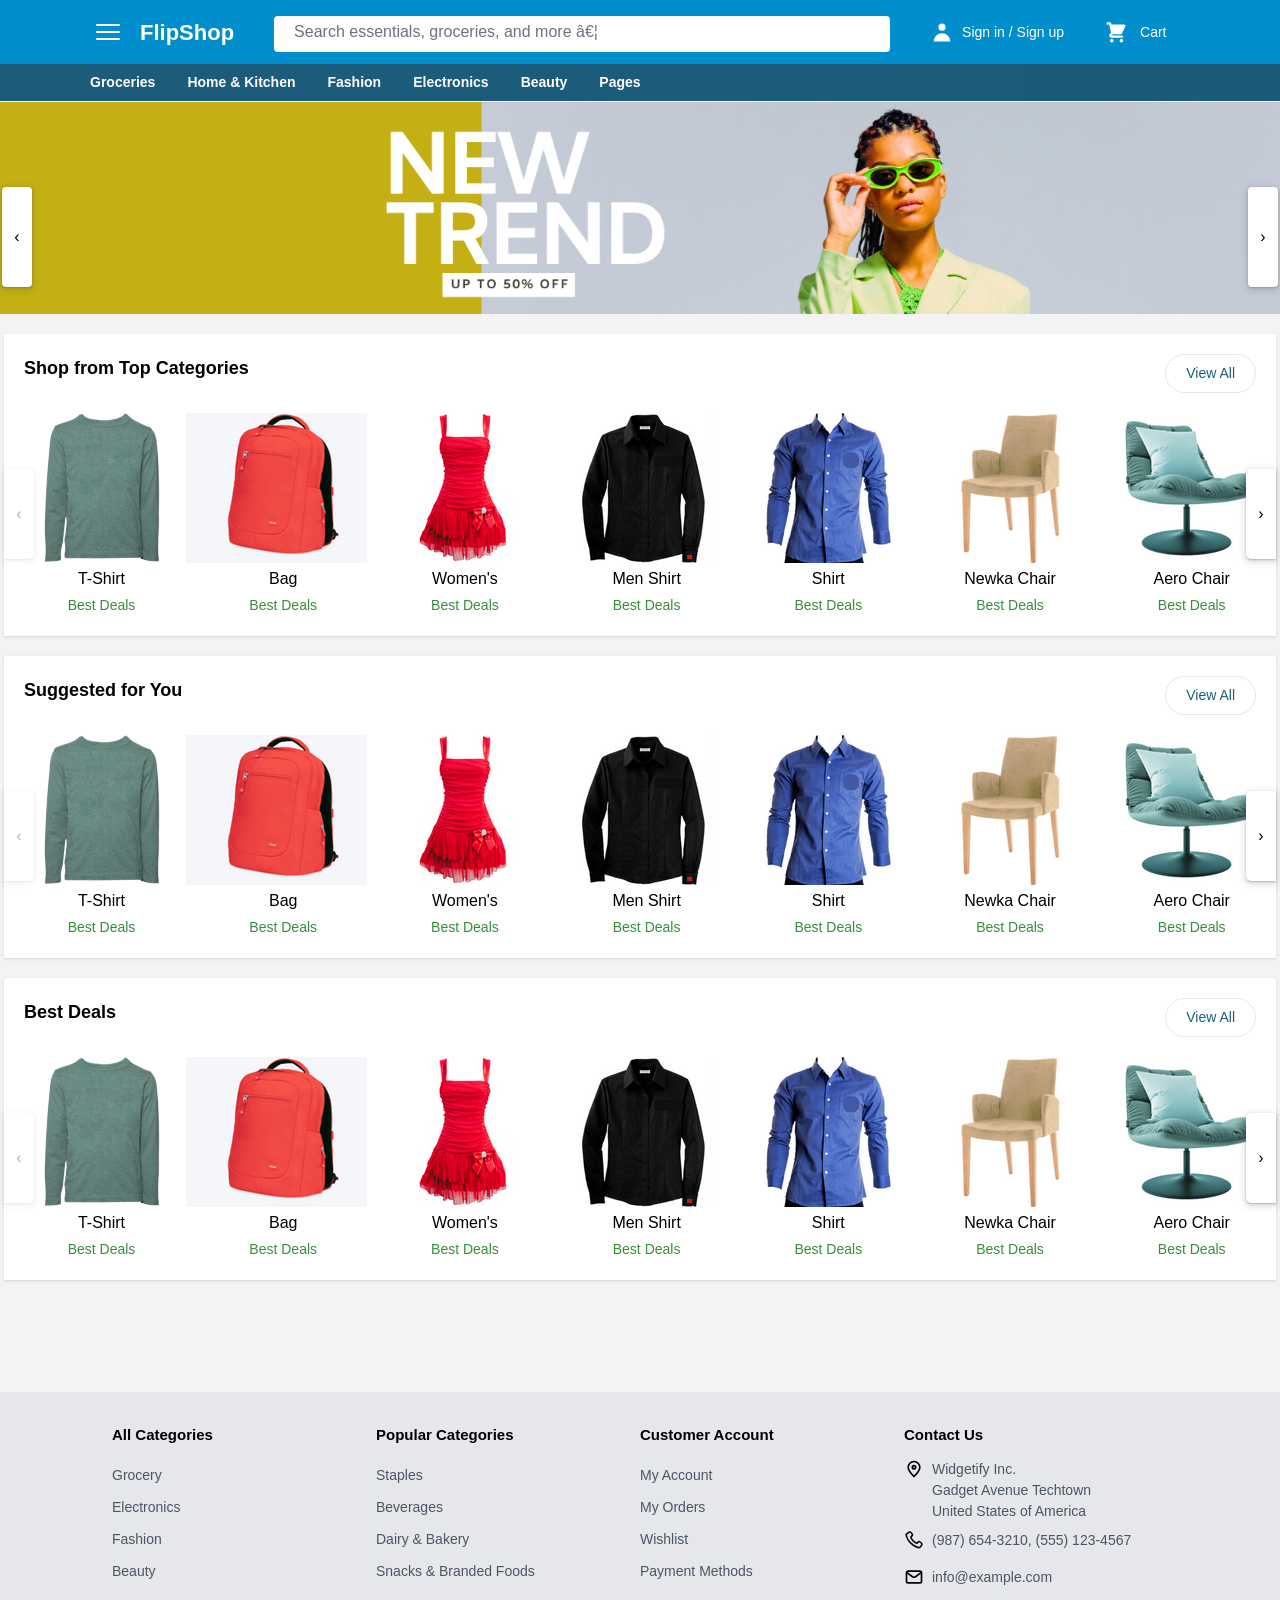
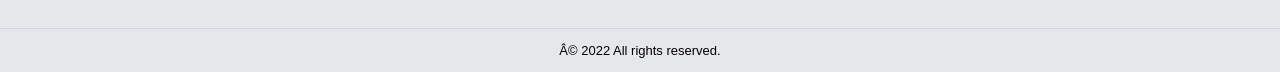
<file: ECommerceproject/index.html>
﻿<!doctype html>
<html>
<head>
     <meta charset="UTF-8">
     <meta name="viewport" content="width=device-width, initial-scale=1.0">
     <link href="./assets/css/output.css" rel="stylesheet">
     <link href="./assets/css/custom.css" rel="stylesheet" />
     <link href="./assets/css/owl.carousel.min.css" rel="stylesheet">
     <link href="./assets/css/owl.theme.default.min.css" rel="stylesheet">
     <title>FlipShop E-commerce</title> 
</head>
<body class="bg-[#F3F3F3]">
     <!-- Hearder Section -->
     <header class="w-full bg-[#008ECC] flex justify-center h-23 sm:h-23 md:h-23 lg:h-16 fixed top-0 z-50">
          <div class="w-screen  max-w-[1120px]">
               <div class="flex mt-2 sm:mt-2 md:mt-2 lg:mt-4">
                    <div class="menu-bar float-left cursor-pointer text-white ml-3 m-0 mr-4 h-8 w-8 openNav">
                         <svg xmlns="http://www.w3.org/2000/svg" fill="none" viewBox="0 0 24 24" stroke-width="1.5"
                              stroke="currentColor" class="h-8 w-8">
                              <path stroke-linecap="round" stroke-linejoin="round" d="M3.75 6.75h16.5M3.75 12h16.5m-16.5 5.25h16.5" />
                         </svg>
                    </div>
                    <!-- Side Menu Section -->
                    <div class="menu-section bg-[rgba(0,0,0,.2)] z-[99] w-full h-full fixed left-0 top-0 duration-75 hidden">
                         <div class="menu-sidebar bg-[#ececed] float-left w-[80%] sm:w-[80%] md:w-[80%] lg:w-[320px]  h-full  overflow-y-auto relative z-50">
                                   <div class="menu-header bg-[#008ECC] h-16 sm:h-16 md:h-16 lg:h-16">
                                        <div class="flex justify-between px-3">
                                             <div class="flex justify-center items-center mt-4">
                                                  <div class="close text-white text-2xl cursor-pointer closeNav">
                                                       <svg xmlns="http://www.w3.org/2000/svg" fill="none"
                                                            viewBox="0 0 24 24" stroke-width="1.5" stroke="currentColor"
                                                            class="w-6 h-6">
                                                            <path stroke-linecap="round" stroke-linejoin="round"  d="M15.75 19.5L8.25 12l7.5-7.5" />
                                                       </svg>
                                                  </div>
                                                  <div class="ml-1 text-white font-semibold">Hello</div>
                                             </div>
                                             <div class="profile text-[14px] flex justify-center items-center mt-4">
                                                  <a href="Login.aspx"
                                                       class="text-white font-bold flex  border px-4 py-1 rounded-[40px] hover:border-[#000]">
                                                       Sign In
                                                  </a>
                                             </div>
                                        </div>
                                   </div>
                                   <div class="menu-body">
                                        <div class="menu-category bg-white pt-6 pb-8 px-4 mb-1">
                                             <ul>
                                                  <li>
                                                       <a href="#" class="text-gray-500 block border-b py-2 flex">
                                                            <svg xmlns="http://www.w3.org/2000/svg" fill="none"
                                                                 viewBox="0 0 24 24" stroke-width="1.5" stroke="currentColor"
                                                                 class="w-6 h-6 text-[#008ECC]">
                                                                 <path stroke-linecap="round" stroke-linejoin="round"
                                                                      d="M2.25 12l8.954-8.955c.44-.439 1.152-.439 1.591 0L21.75 12M4.5 9.75v10.125c0 .621.504 1.125 1.125 1.125H9.75v-4.875c0-.621.504-1.125 1.125-1.125h2.25c.621 0 1.125.504 1.125 1.125V21h4.125c.621 0 1.125-.504 1.125-1.125V9.75M8.25 21h8.25" />
                                                            </svg>
                                                            <span class="ml-2">Home</span>
                                                       </a>
                                                  </li>
                                                  <li>
                                                       <a href="#" class="text-gray-500 block border-b py-3 flex">
                                                            <svg xmlns="http://www.w3.org/2000/svg" fill="none"
                                                                 viewBox="0 0 24 24" stroke-width="1.5" stroke="currentColor"
                                                                 class="w-6 h-6 text-[#008ECC]">
                                                                 <path stroke-linecap="round" stroke-linejoin="round"
                                                                      d="M10.5 6h9.75M10.5 6a1.5 1.5 0 11-3 0m3 0a1.5 1.5 0 10-3 0M3.75 6H7.5m3 12h9.75m-9.75 0a1.5 1.5 0 01-3 0m3 0a1.5 1.5 0 00-3 0m-3.75 0H7.5m9-6h3.75m-3.75 0a1.5 1.5 0 01-3 0m3 0a1.5 1.5 0 00-3 0m-9.75 0h9.75" />
                                                            </svg>
                                                            <span class="ml-2">Category</span>
                                                       </a>
                                                  </li>
                                             </ul>
                                             <div class=" font-semibold text-black text-sm mt-4 mb-3">My Account</div>
                                             <ul>
                                                  <li>
                                                       <a href="#" class="text-gray-500 block border-b py-2 flex">
                                                            <svg xmlns="http://www.w3.org/2000/svg" fill="none"
                                                                 viewBox="0 0 24 24" stroke-width="1.5" stroke="currentColor"
                                                                 class="w-6 h-6 text-[#008ECC]">
                                                                 <path stroke-linecap="round" stroke-linejoin="round"
                                                                      d="M2.25 12l8.954-8.955c.44-.439 1.152-.439 1.591 0L21.75 12M4.5 9.75v10.125c0 .621.504 1.125 1.125 1.125H9.75v-4.875c0-.621.504-1.125 1.125-1.125h2.25c.621 0 1.125.504 1.125 1.125V21h4.125c.621 0 1.125-.504 1.125-1.125V9.75M8.25 21h8.25" />
                                                            </svg>
                                                            <span class="ml-2">My Orders</span>
                                                       </a>
                                                  </li>
                                                  <li>
                                                       <a href="#" class="text-gray-500 block border-b py-3 flex">
                                                            <svg xmlns="http://www.w3.org/2000/svg" fill="none" viewBox="0 0 24 24" stroke-width="1.5" stroke="currentColor" class="w-6 h-6 text-[#008ECC]">
                                                                 <path stroke-linecap="round" stroke-linejoin="round" d="M8.25 6.75h12M8.25 12h12m-12 5.25h12M3.75 6.75h.007v.008H3.75V6.75zm.375 0a.375.375 0 11-.75 0 .375.375 0 01.75 0zM3.75 12h.007v.008H3.75V12zm.375 0a.375.375 0 11-.75 0 .375.375 0 01.75 0zm-.375 5.25h.007v.008H3.75v-.008zm.375 0a.375.375 0 11-.75 0 .375.375 0 01.75 0z" />
                                                            </svg>
                                                            <span class="ml-2">My List</span>
                                                       </a>
                                                  </li>
                                                  <li>
                                                       <a href="#" class="text-gray-500 block border-b py-3 flex">
                                                            <svg xmlns="http://www.w3.org/2000/svg" fill="none" viewBox="0 0 24 24" stroke-width="1.5" stroke="currentColor" class="w-6 h-6 text-[#008ECC]">
                                                                 <path stroke-linecap="round" stroke-linejoin="round" d="M21 8.25c0-2.485-2.099-4.5-4.688-4.5-1.935 0-3.597 1.126-4.312 2.733-.715-1.607-2.377-2.733-4.313-2.733C5.1 3.75 3 5.765 3 8.25c0 7.22 9 12 9 12s9-4.78 9-12z" />
                                                               </svg>
                                                            <span class="ml-2">My Wishlist</span>
                                                       </a>
                                                  </li>
                                                  <li>
                                                       <a href="#" class="text-gray-500 block border-b py-3 flex">
                                                            <svg xmlns="http://www.w3.org/2000/svg" fill="none" viewBox="0 0 24 24" stroke-width="1.5" stroke="currentColor" class="w-6 h-6 text-[#008ECC]">
                                                                 <path stroke-linecap="round" stroke-linejoin="round" d="M21 12a2.25 2.25 0 00-2.25-2.25H15a3 3 0 11-6 0H5.25A2.25 2.25 0 003 12m18 0v6a2.25 2.25 0 01-2.25 2.25H5.25A2.25 2.25 0 013 18v-6m18 0V9M3 12V9m18 0a2.25 2.25 0 00-2.25-2.25H5.25A2.25 2.25 0 003 9m18 0V6a2.25 2.25 0 00-2.25-2.25H5.25A2.25 2.25 0 003 6v3" />
                                                               </svg>
                                                            <span class="ml-2">Wallet</span>
                                                       </a>
                                                  </li>
                                             </ul>
                                             <div class=" font-semibold text-black text-sm mt-4 mb-3">Help & Support</div>
                                             <ul>
                                                  <li>
                                                       <a href="#" class="text-gray-500 block border-b py-2 flex">
                                                            <svg xmlns="http://www.w3.org/2000/svg" fill="none" viewBox="0 0 24 24" stroke-width="1.5" stroke="currentColor" class="w-6 h-6 text-[#008ECC]">
                                                                 <path stroke-linecap="round" stroke-linejoin="round" d="M9.879 7.519c1.171-1.025 3.071-1.025 4.242 0 1.172 1.025 1.172 2.687 0 3.712-.203.179-.43.326-.67.442-.745.361-1.45.999-1.45 1.827v.75M21 12a9 9 0 11-18 0 9 9 0 0118 0zm-9 5.25h.008v.008H12v-.008z" />
                                                               </svg>
                                                            <span class="ml-2">FAQs/Need Help</span>
                                                       </a>
                                                  </li>
                                                  <li>
                                                       <a href="#" class="text-gray-500 block border-b py-3 flex">
                                                            <svg xmlns="http://www.w3.org/2000/svg" fill="none" viewBox="0 0 24 24" stroke-width="1.5" stroke="currentColor" class="w-6 h-6 text-[#008ECC]">
                                                                 <path stroke-linecap="round" stroke-linejoin="round" d="M18 18.72a9.094 9.094 0 003.741-.479 3 3 0 00-4.682-2.72m.94 3.198l.001.031c0 .225-.012.447-.037.666A11.944 11.944 0 0112 21c-2.17 0-4.207-.576-5.963-1.584A6.062 6.062 0 016 18.719m12 0a5.971 5.971 0 00-.941-3.197m0 0A5.995 5.995 0 0012 12.75a5.995 5.995 0 00-5.058 2.772m0 0a3 3 0 00-4.681 2.72 8.986 8.986 0 003.74.477m.94-3.197a5.971 5.971 0 00-.94 3.197M15 6.75a3 3 0 11-6 0 3 3 0 016 0zm6 3a2.25 2.25 0 11-4.5 0 2.25 2.25 0 014.5 0zm-13.5 0a2.25 2.25 0 11-4.5 0 2.25 2.25 0 014.5 0z" />
                                                               </svg>
                                                            <span class="ml-2">About Us</span>
                                                       </a>
                                                  </li>
                                                  <li>
                                                       <a href="#" class="text-gray-500 block border-b py-3 flex">
                                                            <svg xmlns="http://www.w3.org/2000/svg" fill="none" viewBox="0 0 24 24" stroke-width="1.5" stroke="currentColor" class="w-6 h-6 text-[#008ECC]">
                                                                 <path stroke-linecap="round" stroke-linejoin="round" d="M14.25 9.75v-4.5m0 4.5h4.5m-4.5 0l6-6m-3 18c-8.284 0-15-6.716-15-15V4.5A2.25 2.25 0 014.5 2.25h1.372c.516 0 .966.351 1.091.852l1.106 4.423c.11.44-.054.902-.417 1.173l-1.293.97a1.062 1.062 0 00-.38 1.21 12.035 12.035 0 007.143 7.143c.441.162.928-.004 1.21-.38l.97-1.293a1.125 1.125 0 011.173-.417l4.423 1.106c.5.125.852.575.852 1.091V19.5a2.25 2.25 0 01-2.25 2.25h-2.25z" />
                                                               </svg>
                                                            <span class="ml-2">Contact Us</span>
                                                       </a>
                                                  </li>
                                                  <li>
                                                       <a href="#" class="text-gray-500 block border-b py-3 flex">
                                                            <svg xmlns="http://www.w3.org/2000/svg" fill="none" viewBox="0 0 24 24" stroke-width="1.5" stroke="currentColor" class="w-6 h-6 text-[#008ECC]">
                                                                 <path stroke-linecap="round" stroke-linejoin="round" d="M12 6.042A8.967 8.967 0 006 3.75c-1.052 0-2.062.18-3 .512v14.25A8.987 8.987 0 016 18c2.305 0 4.408.867 6 2.292m0-14.25a8.966 8.966 0 016-2.292c1.052 0 2.062.18 3 .512v14.25A8.987 8.987 0 0018 18a8.967 8.967 0 00-6 2.292m0-14.25v14.25" />
                                                               </svg>
                                                            <span class="ml-2">Guide</span>
                                                       </a>
                                                  </li>
                                                  <li>
                                                       <a href="#" class="text-gray-500 block border-b py-3 flex">
                                                            <svg xmlns="http://www.w3.org/2000/svg" fill="none" viewBox="0 0 24 24" stroke-width="1.5" stroke="currentColor" class="w-6 h-6 text-[#008ECC]">
                                                                 <path stroke-linecap="round" stroke-linejoin="round" d="M11.25 11.25l.041-.02a.75.75 0 011.063.852l-.708 2.836a.75.75 0 001.063.853l.041-.021M21 12a9 9 0 11-18 0 9 9 0 0118 0zm-9-3.75h.008v.008H12V8.25z" />
                                                               </svg>
                                                            <span class="ml-2">Caution Notice</span>
                                                       </a>
                                                  </li>
                                             </ul>
                                        </div>
     
                                       
                                   </div>
                         </div>
                    </div>
                    <!-- Logo  -->
                    <div class="logo flex justify-center mr-10">
                         <a href="index.html" class="max-w-full text-white font-bold text-[22px]">
                               FlipShop
                         </a>
                    </div>
                    <!-- Search -->
                    <div
                         class="search-container w-[55%] h-9 mr-10 rounded bg-white hidden md:hidden sm:hidden lg:block">
                         <div class="search-box h-10 flex">
                              <form action="" class="p-1 pl-5 w-[95%]">
                                   <input type="text"
                                        class="w-full p-0 border-none border-transparent focus:border-transparent focus:ring-0"
                                        placeholder="Search essentials, groceries, and more â€¦">
                              </form>
                              <div class="search-list w-6 h-6 mt-1.5"></div>
                         </div>
                    </div>
                    <!-- Login -->
                    <div class="login mt-1 mr-2 sm:mr-3 md:mr-3 lg:mr-8">
                         <a href="Login.aspx" class="text-sm text-white flex">
                              <span><svg xmlns="http://www.w3.org/2000/svg" class="h-6 w-6" viewBox="0 0 20 20"
                                        fill="currentColor">
                                        <path fill-rule="evenodd"
                                             d="M10 9a3 3 0 100-6 3 3 0 000 6zm-7 9a7 7 0 1114 0H3z"
                                             clip-rule="evenodd" />
                                   </svg></span>
                              <span class="hidden md:hidden sm:hidden lg:block  ml-2 mt-[2px]">Sign in / Sign up</span>
                         </a>
                    </div>
                    <!-- Cart -->
                    <div class="cart mt-[5px]">
                         <a href="Cart.aspx" class="text-sm pl-2 text-white flex">
                              <span class="mr-3 sm:mr-3 md:mr-5 lg:mr-3">
                                   <svg xmlns="http://www.w3.org/2000/svg" class="h-6 w-6" viewBox="0 0 20 20"
                                        fill="currentColor">
                                        <path
                                             d="M3 1a1 1 0 000 2h1.22l.305 1.222a.997.997 0 00.01.042l1.358 5.43-.893.892C3.74 11.846 4.632 14 6.414 14H15a1 1 0 000-2H6.414l1-1H14a1 1 0 00.894-.553l3-6A1 1 0 0017 3H6.28l-.31-1.243A1 1 0 005 1H3zM16 16.5a1.5 1.5 0 11-3 0 1.5 1.5 0 013 0zM6.5 18a1.5 1.5 0 100-3 1.5 1.5 0 000 3z" />
                                   </svg>
                              </span>
                              <span class="hidden md:hidden sm:hidden lg:block  mt-[1px]">Cart</span>
                         </a>
                    </div>
               </div>
               <!-- Mobile Search Section -->
               <div
                    class="mobile-search-container w-[95%] m-auto h-8 mt-1 rounded bg-white block md:block sm:block lg:hidden">
                    <div class="search-box h-10 flex">
                         <form action="" class="p-1 pl-5 w-full">
                              <input type="text"
                                   class="w-full border-transparent focus:border-transparent focus:ring-0 border-none p-0"
                                   placeholder="Search essentials, groceries, and more â€¦">
                         </form>
                         <div class="search-list mr-2 w-6 h-6 mt-1.5"></div>
                    </div>
               </div>
          </div>
     </header>
     <!-- Menu Section -->
     <div class="w-full bg-[#0c5273ef] fixed top-[64px] sm:top-[80px] md:top-[80px] lg:top-[64px] z-10 hidden sm:hidden md:block lg:block">
          <nav class="max-w-[1100px] m-auto px-3 sm:px-3 md:px-3 lg:px-0">
               <ul class="flex">
                   <li class="relative parent-menu">
                    <a href="Filter.aspx" class="text-white font-semibold text-[14px] pr-4 py-2 block">Groceries</a>
                    <div class="child-menu">
                         <div class="absolute top-[37px]">
                              <ul class="max-w-[250px] min-w-[250px] bg-[#fff] p-[8px] shadow rounded-b-[6px]">
                                   <li><a href="Filter.aspx" class="py-2 px-1 block rounded hover:bg-gray-100 hover:text-black">Fruits</a></li>
                                   <li><a href="Filter.aspx" class="py-2 px-1 block rounded hover:bg-gray-100 hover:text-black">Dairy</a></li>
                                   <li><a href="Filter.aspx" class="py-2 px-1 block rounded hover:bg-gray-100 hover:text-black">Bakery</a></li>
                                   <li><a href="Filter.aspx" class="py-2 px-1 block rounded hover:bg-gray-100 hover:text-black">Personal Care</a></li>
                              </ul>
                         </div>
                    </div>
                  </li>
                  <li class="relative parent-menu">
                    <a href="Filter.aspx" class="text-white font-semibold text-[14px] px-4 py-2 block">Home & Kitchen</a>
                    <div class="child-menu">
                         <div class="absolute top-[37px]">
                              <ul class="max-w-[250px] min-w-[250px] bg-[#fff] p-[8px] shadow rounded-b-[6px]">
                                   <li><a href="Filter.aspx" class="py-2 px-1 block rounded hover:bg-gray-100 hover:text-black">Kitchenware</a></li>
                                   <li><a href="Filter.aspx" class="py-2 px-1 block rounded hover:bg-gray-100 hover:text-black">Furniture</a></li>
                                   <li><a href="Filter.aspx" class="py-2 px-1 block rounded hover:bg-gray-100 hover:text-black">Tableware</a></li>
                                   <li><a href="Filter.aspx" class="py-2 px-1 block rounded hover:bg-gray-100 hover:text-black">Home Decor</a></li>
                              </ul>
                         </div>
                    </div>
                   </li>
                   <li class="relative parent-menu">
                       <a href="Filter.aspx?categoryid=2" class="text-white font-semibold text-[14px] px-4 py-2 block">Fashion</a>
                    <div class="child-menu">
                         <div class="absolute top-[37px]">
                              <ul class="max-w-[250px] min-w-[250px] bg-[#fff] p-[8px] shadow rounded-b-[6px]">
                                   <li><a href="Filter.aspx" class="py-2 px-1 block rounded hover:bg-gray-100 hover:text-black">Men</a></li>
                                   <li><a href="Filter.aspx" class="py-2 px-1 block rounded hover:bg-gray-100 hover:text-black">Women</a></li>
                                   <li><a href="Filter.aspx" class="py-2 px-1 block rounded hover:bg-gray-100 hover:text-black">Boy</a></li>
                                   <li><a href="Filter.aspx" class="py-2 px-1 block rounded hover:bg-gray-100 hover:text-black">Girl</a></li>
                              </ul>
                         </div>
                    </div>
                    </li>
                    <li class="relative parent-menu">
                    <a href="Filter.aspx" class="text-white font-semibold text-[14px] px-4 py-2 block">Electronics</a>
                    <div class="child-menu">
                         <div class="absolute top-[37px]">
                              <ul class="max-w-[250px] min-w-[250px] bg-[#fff] p-[8px] shadow rounded-b-[6px]">
                                   <li><a href="Filter.aspx" class="py-2 px-1 block rounded hover:bg-gray-100 hover:text-black">Mobiles</a></li>
                                   <li><a href="Filter.aspx" class="py-2 px-1 block rounded hover:bg-gray-100 hover:text-black">Tablets</a></li>
                                   <li><a href="Filter.aspx" class="py-2 px-1 block rounded hover:bg-gray-100 hover:text-black">Laptop</a></li>
                                   <li><a href="Filter.aspx" class="py-2 px-1 block rounded hover:bg-gray-100 hover:text-black">Desktop</a></li>
                              </ul>
                         </div>
                    </div>
                    </li>
                    <li class="relative parent-menu">
                    <a href="Filter.aspx" class="text-white font-semibold text-[14px] px-4 py-2 block">Beauty</a>
                    <div class="child-menu">
                         <div class="absolute top-[37px]">
                              <ul class="max-w-[250px] min-w-[250px] bg-[#fff] p-[8px] shadow rounded-b-[6px]">
                                   <li><a href="Filter.aspx" class="py-2 px-1 block rounded hover:bg-gray-100 hover:text-black">Make-Up</a></li>
                                   <li><a href="Filter.aspx" class="py-2 px-1 block rounded hover:bg-gray-100 hover:text-black">Hair</a></li>
                                   <li><a href="Filter.aspx" class="py-2 px-1 block rounded hover:bg-gray-100 hover:text-black">Skin Care</a></li>
                                   <li><a href="Filter.aspx" class="py-2 px-1 block rounded hover:bg-gray-100 hover:text-black">Fragrances</a></li>
                              </ul>
                         </div>
                    </div>
                    </li>
                    <li class="relative parent-menu">
                         <a href="#" class="text-white font-semibold text-[14px] px-4 py-2 block">Pages</a>
                         <div class="child-menu">
                              <div class="absolute top-[37px]">
                                   <ul class="max-w-[250px] min-w-[250px] bg-[#fff] p-[8px] shadow rounded-b-[6px]">
                                        <li><a href="Login.aspx" class="py-2 px-1 block rounded hover:bg-gray-100 hover:text-black">Login/Signup Page</a></li>
                                        <li><a href="verify.html" class="py-2 px-1 block rounded hover:bg-gray-100 hover:text-black">OTP Verify Page</a></li>
                                        <li><a href="Filter.aspx" class="py-2 px-1 block rounded hover:bg-gray-100 hover:text-black">Shop Page</a></li>
                                        <li><a href="ProductDetails.aspx" class="py-2 px-1 block rounded hover:bg-gray-100 hover:text-black">Shop Single Page</a></li>
                                        <li><a href="Cart.aspx" class="py-2 px-1 block rounded hover:bg-gray-100 hover:text-black">Cart Page</a></li>
                                        <li><a href="checkout.html" class="py-2 px-1 block rounded hover:bg-gray-100 hover:text-black">Checkout Page</a></li>
                                   </ul>
                              </div>
                         </div>
                    </li>
               </ul>
         </nav>
     </div>
     
     <section class="max-w-[1680px] m-auto mt-[85px] sm:mt-[85px] md:mt-[118px] lg:mt-[102px]">
          <div class="slider owl-carousel relative">
               <div>
                    <img class="owl-lazy" data-src="./assets/image/slider1.jpg" alt="slider">
               </div>
               <div>
                    <img class="owl-lazy" data-src="./assets/image/slider2.jpg" alt="slider">
               </div>
               <div>
                    <img class="owl-lazy" data-src="./assets/image/slider3.jpg" alt="slider">
               </div>
          </div>
          <!-- Top Category -->
          <div class="product-section bg-white mt-5 mx-1 shadow">
               <div class="flex justify-between p-5">
                    <p class="text-black text-lg font-bold mb-2">Shop from Top Categories</p>
                    <a href="Filter.aspx" class="text-[#0c5273ef] text-[14px] rounded-[50px] block border px-5 py-2 hover:border-[#0c5273ef]">View All</a>
               </div>
               <div class="product-slider owl-carousel pb-5 w-full">
                    <div class="w-[135px] sm:w-[135px] md:w-[170px] lg:w-[195px] text-center">
                         <a href="Filter.aspx">
                              <div class="flex justify-center hover:scale-[1.02]">
                                   <img src="./assets/image/t-shirt1.png" alt="kidswear" class="text-center">
                              </div>
                              <div class="text-[16px] font-medium my-1"> T-Shirt </div>
                              <div class="text-[14px] text-[#388e3c]">Best Deals</div>
                         </a>
                    </div>
                    <div class="w-[135px] sm:w-[135px] md:w-[170px] lg:w-[195px] text-center">
                         <a href="Filter.aspx">
                              <div class=" flex justify-center hover:scale-[1.02]">
                                   <img src="./assets/image/7.png" alt="kidswear" class="text-center">
                              </div>
                              <div class="text-[16px] font-medium my-1"> Bag </div>
                              <div class="text-[14px] text-[#388e3c]">Best Deals</div>
                         </a>
                    </div>
                    <div class="w-[135px] sm:w-[135px] md:w-[170px] lg:w-[195px] text-center">
                         <a href="Filter.aspx">
                              <div class=" flex justify-center hover:scale-[1.02]">
                                   <img src="./assets/image/2.png" alt="kidswear" class="text-center">
                              </div>
                              <div class="text-[16px] font-medium my-1"> Women's </div>
                              <div class="text-[14px] text-[#388e3c]">Best Deals</div>
                         </a>
                    </div>
                    <div class="w-[135px] sm:w-[135px] md:w-[170px] lg:w-[195px] text-center">
                         <a href="Filter.aspx">
                              <div class=" flex justify-center hover:scale-[1.02]">
                                   <img src="./assets/image/3.png" alt="kidswear" class="text-center">
                              </div>
                              <div class="text-[16px] font-medium my-1"> Men Shirt </div>
                              <div class="text-[14px] text-[#388e3c]">Best Deals</div>
                         </a>
                    </div>
                    <div class="w-[135px] sm:w-[135px] md:w-[170px] lg:w-[195px] text-center">
                         <a href="Filter.aspx">
                              <div class=" flex justify-center hover:scale-[1.02]">
                                   <img src="./assets/image/4.png" alt="kidswear" class="text-center">
                              </div>
                              <div class="text-[16px] font-medium my-1"> Shirt </div>
                              <div class="text-[14px] text-[#388e3c]">Best Deals</div>
                         </a>
                    </div>
                    <div class="w-[135px] sm:w-[135px] md:w-[170px] lg:w-[195px] text-center">
                         <a href="Filter.aspx">
                              <div class=" flex justify-center hover:scale-[1.02]">
                                   <img src="./assets/image/5.png" alt="kidswear" class="text-center">
                              </div>
                              <div class="text-[16px] font-medium my-1"> Newka Chair </div>
                              <div class="text-[14px] text-[#388e3c]">Best Deals</div>
                         </a>
                    </div>
                    <div class="w-[135px] sm:w-[135px] md:w-[170px] lg:w-[195px] text-center">
                         <a href="Filter.aspx">
                              <div class=" flex justify-center hover:scale-[1.02]">
                                   <img src="./assets/image/6.png" alt="kidswear" class="text-center">
                              </div>
                              <div class="text-[16px] font-medium my-1"> Aero Chair </div>
                              <div class="text-[14px] text-[#388e3c]">Best Deals</div>
                         </a>
                    </div>
                    <div class="w-[135px] sm:w-[135px] md:w-[170px] lg:w-[195px] text-center">
                         <a href="Filter.aspx">
                              <div class="flex justify-center hover:scale-[1.02]">
                                   <img src="./assets/image/t-shirt1.png" alt="kidswear" class="text-center">
                              </div>
                              <div class="text-[16px] font-medium my-1"> T-Shirt </div>
                              <div class="text-[14px] text-[#388e3c]">Best Deals</div>
                         </a>
                    </div>
                    <div class="w-[135px] sm:w-[135px] md:w-[170px] lg:w-[195px] text-center">
                         <a href="Filter.aspx">
                              <div class=" flex justify-center hover:scale-[1.02]">
                                   <img src="./assets/image/7.png" alt="kidswear" class="text-center">
                              </div>
                              <div class="text-[16px] font-medium my-1"> Bag </div>
                              <div class="text-[14px] text-[#388e3c]">Best Deals</div>
                         </a>
                    </div>
               </div>
          </div>

          <!-- Suggested for You -->
          <div class="product-section bg-white mt-5 mx-1 shadow">
               <div class="flex justify-between p-5">
                    <p class="text-black text-lg font-bold mb-2">Suggested for You</p>
                    <a href="Filter.aspx" class="text-[#0c5273ef] text-[14px] rounded-[50px] block border px-5 py-2 hover:border-[#0c5273ef]">View All</a>
               </div>
               <div class="product-slider owl-carousel pb-5 w-full">
                    <div class="w-[135px] sm:w-[135px] md:w-[170px] lg:w-[195px] text-center">
                         <a href="Filter.aspx">
                              <div class="flex justify-center hover:scale-[1.02]">
                                   <img src="./assets/image/t-shirt1.png" alt="kidswear" class="text-center">
                              </div>
                              <div class="text-[16px] font-medium my-1"> T-Shirt </div>
                              <div class="text-[14px] text-[#388e3c]">Best Deals</div>
                         </a>
                    </div>
                    <div class="w-[135px] sm:w-[135px] md:w-[170px] lg:w-[195px] text-center">
                         <a href="Filter.aspx">
                              <div class=" flex justify-center hover:scale-[1.02]">
                                   <img src="./assets/image/7.png" alt="kidswear" class="text-center">
                              </div>
                              <div class="text-[16px] font-medium my-1"> Bag </div>
                              <div class="text-[14px] text-[#388e3c]">Best Deals</div>
                         </a>
                    </div>
                    <div class="w-[135px] sm:w-[135px] md:w-[170px] lg:w-[195px] text-center">
                         <a href="Filter.aspx">
                              <div class=" flex justify-center hover:scale-[1.02]">
                                   <img src="./assets/image/2.png" alt="kidswear" class="text-center">
                              </div>
                              <div class="text-[16px] font-medium my-1"> Women's </div>
                              <div class="text-[14px] text-[#388e3c]">Best Deals</div>
                         </a>
                    </div>
                    <div class="w-[135px] sm:w-[135px] md:w-[170px] lg:w-[195px] text-center">
                         <a href="Filter.aspx">
                              <div class=" flex justify-center hover:scale-[1.02]">
                                   <img src="./assets/image/3.png" alt="kidswear" class="text-center">
                              </div>
                              <div class="text-[16px] font-medium my-1"> Men Shirt </div>
                              <div class="text-[14px] text-[#388e3c]">Best Deals</div>
                         </a>
                    </div>
                    <div class="w-[135px] sm:w-[135px] md:w-[170px] lg:w-[195px] text-center">
                         <a href="Filter.aspx">
                              <div class=" flex justify-center hover:scale-[1.02]">
                                   <img src="./assets/image/4.png" alt="kidswear" class="text-center">
                              </div>
                              <div class="text-[16px] font-medium my-1"> Shirt </div>
                              <div class="text-[14px] text-[#388e3c]">Best Deals</div>
                         </a>
                    </div>
                    <div class="w-[135px] sm:w-[135px] md:w-[170px] lg:w-[195px] text-center">
                         <a href="Filter.aspx">
                              <div class=" flex justify-center hover:scale-[1.02]">
                                   <img src="./assets/image/5.png" alt="kidswear" class="text-center">
                              </div>
                              <div class="text-[16px] font-medium my-1"> Newka Chair </div>
                              <div class="text-[14px] text-[#388e3c]">Best Deals</div>
                         </a>
                    </div>
                    <div class="w-[135px] sm:w-[135px] md:w-[170px] lg:w-[195px] text-center">
                         <a href="Filter.aspx">
                              <div class=" flex justify-center hover:scale-[1.02]">
                                   <img src="./assets/image/6.png" alt="kidswear" class="text-center">
                              </div>
                              <div class="text-[16px] font-medium my-1"> Aero Chair </div>
                              <div class="text-[14px] text-[#388e3c]">Best Deals</div>
                         </a>
                    </div>
                    <div class="w-[135px] sm:w-[135px] md:w-[170px] lg:w-[195px] text-center">
                         <a href="Filter.aspx">
                              <div class="flex justify-center hover:scale-[1.02]">
                                   <img src="./assets/image/t-shirt1.png" alt="kidswear" class="text-center">
                              </div>
                              <div class="text-[16px] font-medium my-1"> T-Shirt </div>
                              <div class="text-[14px] text-[#388e3c]">Best Deals</div>
                         </a>
                    </div>
                    <div class="w-[135px] sm:w-[135px] md:w-[170px] lg:w-[195px] text-center">
                         <a href="Filter.aspx">
                              <div class=" flex justify-center hover:scale-[1.02]">
                                   <img src="./assets/image/7.png" alt="kidswear" class="text-center">
                              </div>
                              <div class="text-[16px] font-medium my-1"> Bag </div>
                              <div class="text-[14px] text-[#388e3c]">Best Deals</div>
                         </a>
                    </div>
               </div>
          </div>
          <!-- Best Deals -->
          <div class="product-section bg-white mt-5 mx-1 shadow">
               <div class="flex justify-between p-5">
                    <p class="text-black text-lg font-bold mb-2">Best Deals</p>
                    <a href="Filter.aspx" class="text-[#0c5273ef] text-[14px] rounded-[50px] block border px-5 py-2 hover:border-[#0c5273ef]">View All</a>
               </div>
               <div class="product-slider owl-carousel pb-5 w-full">
                    <div class="w-[135px] sm:w-[135px] md:w-[170px] lg:w-[195px] text-center">
                         <a href="Filter.aspx">
                              <div class="flex justify-center hover:scale-[1.02]">
                                   <img src="./assets/image/t-shirt1.png" alt="kidswear" class="text-center">
                              </div>
                              <div class="text-[16px] font-medium my-1"> T-Shirt </div>
                              <div class="text-[14px] text-[#388e3c]">Best Deals</div>
                         </a>
                    </div>
                    <div class="w-[135px] sm:w-[135px] md:w-[170px] lg:w-[195px] text-center">
                         <a href="Filter.aspx">
                              <div class=" flex justify-center hover:scale-[1.02]">
                                   <img src="./assets/image/7.png" alt="kidswear" class="text-center">
                              </div>
                              <div class="text-[16px] font-medium my-1"> Bag </div>
                              <div class="text-[14px] text-[#388e3c]">Best Deals</div>
                         </a>
                    </div>
                    <div class="w-[135px] sm:w-[135px] md:w-[170px] lg:w-[195px] text-center">
                         <a href="Filter.aspx">
                              <div class=" flex justify-center hover:scale-[1.02]">
                                   <img src="./assets/image/2.png" alt="kidswear" class="text-center">
                              </div>
                              <div class="text-[16px] font-medium my-1"> Women's </div>
                              <div class="text-[14px] text-[#388e3c]">Best Deals</div>
                         </a>
                    </div>
                    <div class="w-[135px] sm:w-[135px] md:w-[170px] lg:w-[195px] text-center">
                         <a href="Filter.aspx">
                              <div class=" flex justify-center hover:scale-[1.02]">
                                   <img src="./assets/image/3.png" alt="kidswear" class="text-center">
                              </div>
                              <div class="text-[16px] font-medium my-1"> Men Shirt </div>
                              <div class="text-[14px] text-[#388e3c]">Best Deals</div>
                         </a>
                    </div>
                    <div class="w-[135px] sm:w-[135px] md:w-[170px] lg:w-[195px] text-center">
                         <a href="Filter.aspx">
                              <div class=" flex justify-center hover:scale-[1.02]">
                                   <img src="./assets/image/4.png" alt="kidswear" class="text-center">
                              </div>
                              <div class="text-[16px] font-medium my-1"> Shirt </div>
                              <div class="text-[14px] text-[#388e3c]">Best Deals</div>
                         </a>
                    </div>
                    <div class="w-[135px] sm:w-[135px] md:w-[170px] lg:w-[195px] text-center">
                         <a href="Filter.aspx">
                              <div class=" flex justify-center hover:scale-[1.02]">
                                   <img src="./assets/image/5.png" alt="kidswear" class="text-center">
                              </div>
                              <div class="text-[16px] font-medium my-1"> Newka Chair </div>
                              <div class="text-[14px] text-[#388e3c]">Best Deals</div>
                         </a>
                    </div>
                    <div class="w-[135px] sm:w-[135px] md:w-[170px] lg:w-[195px] text-center">
                         <a href="Filter.aspx">
                              <div class=" flex justify-center hover:scale-[1.02]">
                                   <img src="./assets/image/6.png" alt="kidswear" class="text-center">
                              </div>
                              <div class="text-[16px] font-medium my-1"> Aero Chair </div>
                              <div class="text-[14px] text-[#388e3c]">Best Deals</div>
                         </a>
                    </div>
                    <div class="w-[135px] sm:w-[135px] md:w-[170px] lg:w-[195px] text-center">
                         <a href="Filter.aspx">
                              <div class="flex justify-center hover:scale-[1.02]">
                                   <img src="./assets/image/t-shirt1.png" alt="kidswear" class="text-center">
                              </div>
                              <div class="text-[16px] font-medium my-1"> T-Shirt </div>
                              <div class="text-[14px] text-[#388e3c]">Best Deals</div>
                         </a>
                    </div>
                    <div class="w-[135px] sm:w-[135px] md:w-[170px] lg:w-[195px] text-center">
                         <a href="Filter.aspx">
                              <div class=" flex justify-center hover:scale-[1.02]">
                                   <img src="./assets/image/7.png" alt="kidswear" class="text-center">
                              </div>
                              <div class="text-[16px] font-medium my-1"> Bag </div>
                              <div class="text-[14px] text-[#388e3c]">Best Deals</div>
                         </a>
                    </div>
               </div>
          </div>
     </section>
     <!-- Footer -->
     <footer class="bg-gray-200 mt-28">
          <div class="footer max-w-[1120px] m-auto p-8">
               <div class="grid grid-cols-2 sm:grid-cols-2 md:grid-cols-2 lg:grid-cols-4">
                    <div>
                         <p class="text-black font-bold text-[15px]">All Categories</p>
                         <ul class="mt-3 text-xs text-gray-600">
                              <li><a href="#" class="py-2 text-[14px] block hover:bg-gray-300 hover:pl-1">Grocery</a></li>
                              <li><a href="#" class="py-2 text-[14px] block hover:bg-gray-300 hover:pl-1">Electronics</a></li>
                              <li><a href="#" class="py-2 text-[14px] block hover:bg-gray-300 hover:pl-1">Fashion</a></li>
                              <li><a href="#" class="py-2 text-[14px] block hover:bg-gray-300 hover:pl-1">Beauty</a></li>
                         </ul>
                    </div>
                    <div>
                         <p class="text-black font-bold text-[15px]">Popular Categories</p>
                         <ul class="mt-3 text-xs text-gray-600">
                              <li><a href="#" class="py-2 text-[14px] block hover:bg-gray-300 hover:pl-1">Staples</a></li>
                              <li><a href="#" class="py-2 text-[14px] block hover:bg-gray-300 hover:pl-1">Beverages</a></li>
                              <li><a href="#" class="py-2 text-[14px] block hover:bg-gray-300 hover:pl-1">Dairy & Bakery</a></li>
                              <li><a href="#" class="py-2 text-[14px] block hover:bg-gray-300 hover:pl-1">Snacks & Branded Foods</a></li>
                         </ul>
                    </div>
                    <div>
                         <p class="text-black font-bold text-[15px] mt-3 sm:mt-3 md:mt-3 lg:mt-0">Customer Account</p>
                         <ul class="mt-3 text-xs text-gray-600">
                              <li><a href="#" class="py-2 text-[14px] block hover:bg-gray-300 hover:pl-1">My Account</a></li>
                              <li><a href="#" class="py-2 text-[14px] block hover:bg-gray-300 hover:pl-1">My Orders</a></li>
                              <li><a href="#" class="py-2 text-[14px] block hover:bg-gray-300 hover:pl-1">Wishlist</a></li>
                              <li><a href="#" class="py-2 text-[14px] block hover:bg-gray-300 hover:pl-1">Payment Methods</a></li>
                         </ul>
                    </div>
                    <div>
                         <p class="text-black font-bold text-[15px] mt-3 sm:mt-3 md:mt-3 lg:mt-0">Contact Us</p>
                         <div class="footer_contact mt-3">
                              <div class="flex text-[14px] text-gray-600">
                                   <span class="icn">
                                        <?xml version="1.0" encoding="utf-8"?>
                                        <svg width="20px" height="20px" viewBox="0 0 24 24" fill="none" xmlns="http://www.w3.org/2000/svg">
                                        <path d="M12 21C15.5 17.4 19 14.1764 19 10.2C19 6.22355 15.866 3 12 3C8.13401 3 5 6.22355 5 10.2C5 14.1764 8.5 17.4 12 21Z" stroke="#000000" stroke-width="2" stroke-linecap="round" stroke-linejoin="round"/>
                                        <path d="M12 12C13.1046 12 14 11.1046 14 10C14 8.89543 13.1046 8 12 8C10.8954 8 10 8.89543 10 10C10 11.1046 10.8954 12 12 12Z" stroke="#000000" stroke-width="2" stroke-linecap="round" stroke-linejoin="round"/>
                                        </svg>
                                   </span>
                                  <div class="ml-2">
                                   <p>Widgetify Inc. <br>Gadget Avenue Techtown <br>United States of America</p>
                                  </div>
                              </div>
                              <div class="flex text-[14px] text-gray-600 py-2">
                                   <span class="icn">
                                        <?xml version="1.0" encoding="utf-8"?>
                                        <svg width="20px" height="20px" viewBox="0 0 24 24" fill="none" xmlns="http://www.w3.org/2000/svg">
                                        <path fill-rule="evenodd" clip-rule="evenodd" d="M17.3545 22.2323C15.3344 21.7262 11.1989 20.2993 7.44976 16.5502C3.70065 12.8011 2.2738 8.66559 1.76767 6.6455C1.47681 5.48459 2.00058 4.36434 2.88869 3.72997L5.21694 2.06693C6.57922 1.09388 8.47432 1.42407 9.42724 2.80051L10.893 4.91776C11.5152 5.8165 11.3006 7.0483 10.4111 7.68365L9.24234 8.51849C9.41923 9.1951 9.96939 10.5846 11.6924 12.3076C13.4154 14.0306 14.8049 14.5807 15.4815 14.7576L16.3163 13.5888C16.9517 12.6994 18.1835 12.4847 19.0822 13.1069L21.1995 14.5727C22.5759 15.5257 22.9061 17.4207 21.933 18.783L20.27 21.1113C19.6356 21.9994 18.5154 22.5232 17.3545 22.2323ZM8.86397 15.136C12.2734 18.5454 16.0358 19.8401 17.8405 20.2923C18.1043 20.3583 18.4232 20.2558 18.6425 19.9488L20.3056 17.6205C20.6299 17.1665 20.5199 16.5348 20.061 16.2171L17.9438 14.7513L17.0479 16.0056C16.6818 16.5182 16.0047 16.9202 15.2163 16.7501C14.2323 16.5378 12.4133 15.8569 10.2782 13.7218C8.1431 11.5867 7.46219 9.7677 7.24987 8.7837C7.07977 7.9953 7.48181 7.31821 7.99439 6.95208L9.24864 6.05618L7.78285 3.93893C7.46521 3.48011 6.83351 3.37005 6.37942 3.6944L4.05117 5.35744C3.74413 5.57675 3.64162 5.89565 3.70771 6.15943C4.15989 7.96418 5.45459 11.7266 8.86397 15.136Z" fill="#0F0F0F"/>
                                        </svg>
                                   </span>
                                  <div class="ml-2">
                                   <p>(987) 654-3210, (555) 123-4567</p>
                                  </div>
                              </div>
                              <div class="flex text-[14px] text-gray-600 py-2">
                                   <span class="icn">
                                   <?xml version="1.0" encoding="utf-8"?>
                                   <svg width="20px" height="20px" viewBox="0 0 24 24" fill="none" xmlns="http://www.w3.org/2000/svg">
                                   <path d="M4 7.00005L10.2 11.65C11.2667 12.45 12.7333 12.45 13.8 11.65L20 7" stroke="#000000" stroke-width="2" stroke-linecap="round" stroke-linejoin="round"/>
                                   <rect x="3" y="5" width="18" height="14" rx="2" stroke="#000000" stroke-width="2" stroke-linecap="round"/>
                                   </svg>
                                   </span>
                                  <div class="ml-2">
                                   <p>info@example.com</p>
                                  </div>
                              </div>
                          </div>
                    </div>
               </div>
          </div>
          <div class="copy-right text-center pb-3 pt-3 border-t border-gray-300">
               <p class="text-[13px]">Â© 2022 All rights reserved.</p>
          </div>
     </footer>
     <script src="./assets/js/jquery-3.6.0.min.js"></script>
     <script src="./assets/js/owl.carousel.min.js"></script>
     <script src="./assets/js/main.js"></script>
</body>
</html>
</file>
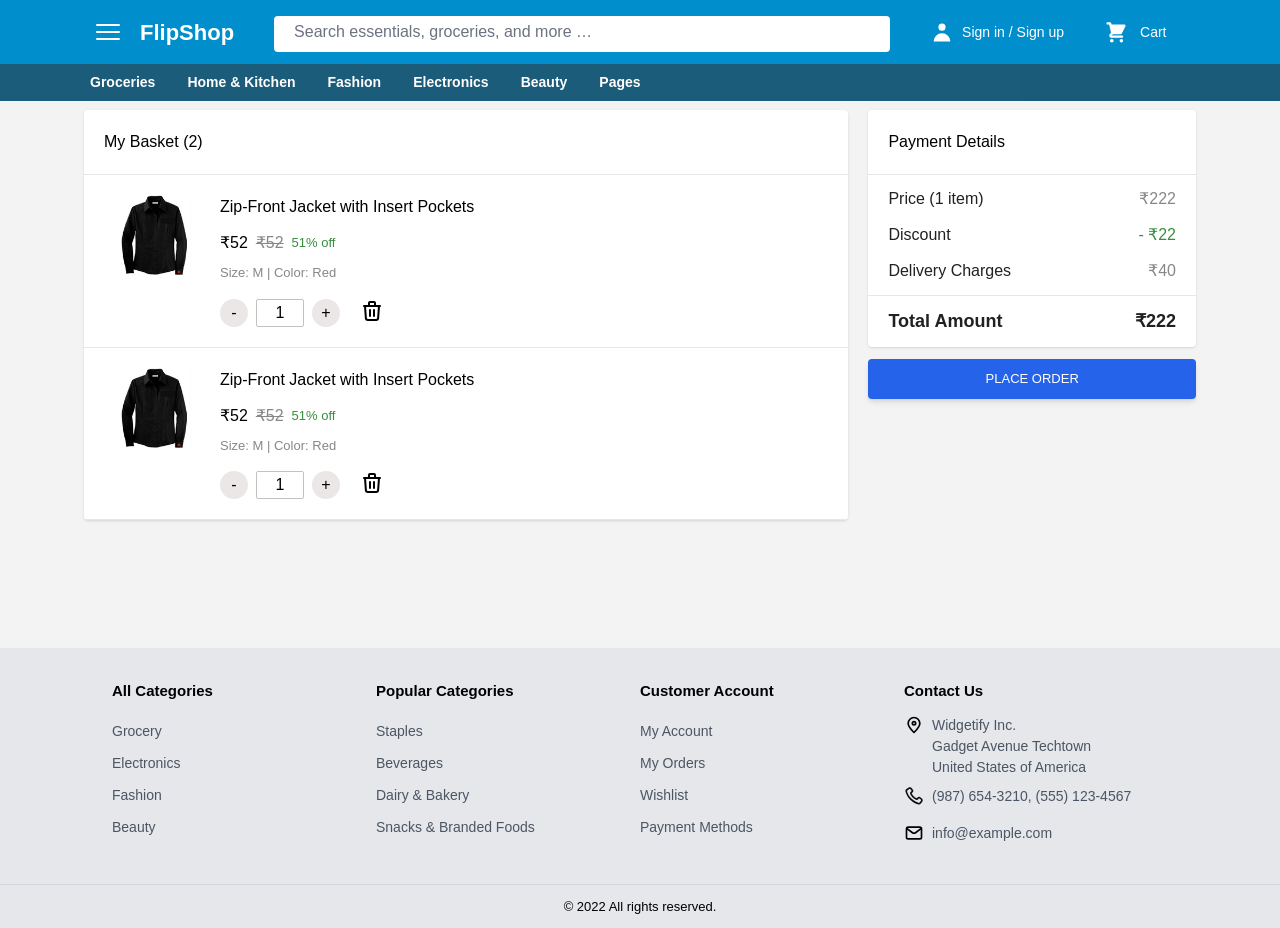
<file: ECommerceproject/cart.html>
<!doctype html>
<html>
<head>
  <meta charset="UTF-8">
  <meta name="viewport" content="width=device-width, initial-scale=1.0">
  <link href="./assets/css/output.css" rel="stylesheet">
  <link href="./assets/css/custom.css" rel="stylesheet" />
  <link href="./assets/css/owl.carousel.min.css" rel="stylesheet">
  <link href="./assets/css/owl.theme.default.min.css" rel="stylesheet">
  <title>Cart Page</title>
</head>
<body class="bg-[#F3F3F3]">
               <!-- Hearder Section -->
     <header class="w-full bg-[#008ECC] flex justify-center h-23 sm:h-23 md:h-23 lg:h-16 fixed top-0 z-50">
          <div class="w-screen  max-w-[1120px]">
               <div class="flex mt-2 sm:mt-2 md:mt-2 lg:mt-4">
                    <div class="menu-bar float-left cursor-pointer text-white ml-3 m-0 mr-4 h-8 w-8 openNav">
                         <svg xmlns="http://www.w3.org/2000/svg" fill="none" viewBox="0 0 24 24" stroke-width="1.5"
                              stroke="currentColor" class="h-8 w-8">
                              <path stroke-linecap="round" stroke-linejoin="round"  d="M3.75 6.75h16.5M3.75 12h16.5m-16.5 5.25h16.5" />
                         </svg>
                    </div>
                    <!-- Side Menu Section -->
                    <div class="menu-section bg-[rgba(0,0,0,.2)] z-[99] w-full h-full fixed left-0 top-0 duration-75 hidden">
                         <div class="menu-sidebar bg-[#ececed] float-left w-[80%] sm:w-[80%] md:w-[80%] lg:w-[320px]  h-full  overflow-y-auto relative z-50">
                                   <div class="menu-header bg-[#008ECC] h-16 sm:h-16 md:h-16 lg:h-16">
                                        <div class="flex justify-between px-3">
                                             <div class="flex justify-center items-center mt-4">
                                                  <div class="close text-white text-2xl cursor-pointer closeNav">
                                                       <svg xmlns="http://www.w3.org/2000/svg" fill="none"
                                                            viewBox="0 0 24 24" stroke-width="1.5" stroke="currentColor"
                                                            class="w-6 h-6">
                                                            <path stroke-linecap="round" stroke-linejoin="round"  d="M15.75 19.5L8.25 12l7.5-7.5" />
                                                       </svg>
                                                  </div>
                                                  <div class="ml-1 text-white font-semibold">Hello</div>
                                             </div>
                                             <div class="profile text-[14px] flex justify-center items-center mt-4">
                                                  <a href="login.html"
                                                       class="text-white font-bold flex  border px-4 py-1 rounded-[40px] hover:border-[#000]">
                                                       Sign In
                                                  </a>
                                             </div>
                                        </div>
                                   </div>
                                   <div class="menu-body">
                                        <div class="menu-category bg-white pt-6 pb-8 px-4 mb-1">
                                             <ul>
                                                  <li>
                                                       <a href="#" class="text-gray-500 block border-b py-2 flex">
                                                            <svg xmlns="http://www.w3.org/2000/svg" fill="none"
                                                                 viewBox="0 0 24 24" stroke-width="1.5" stroke="currentColor"
                                                                 class="w-6 h-6 text-[#008ECC]">
                                                                 <path stroke-linecap="round" stroke-linejoin="round"
                                                                      d="M2.25 12l8.954-8.955c.44-.439 1.152-.439 1.591 0L21.75 12M4.5 9.75v10.125c0 .621.504 1.125 1.125 1.125H9.75v-4.875c0-.621.504-1.125 1.125-1.125h2.25c.621 0 1.125.504 1.125 1.125V21h4.125c.621 0 1.125-.504 1.125-1.125V9.75M8.25 21h8.25" />
                                                            </svg>
                                                            <span class="ml-2">Home</span>
                                                       </a>
                                                  </li>
                                                  <li>
                                                       <a href="#" class="text-gray-500 block border-b py-3 flex">
                                                            <svg xmlns="http://www.w3.org/2000/svg" fill="none"
                                                                 viewBox="0 0 24 24" stroke-width="1.5" stroke="currentColor"
                                                                 class="w-6 h-6 text-[#008ECC]">
                                                                 <path stroke-linecap="round" stroke-linejoin="round"
                                                                      d="M10.5 6h9.75M10.5 6a1.5 1.5 0 11-3 0m3 0a1.5 1.5 0 10-3 0M3.75 6H7.5m3 12h9.75m-9.75 0a1.5 1.5 0 01-3 0m3 0a1.5 1.5 0 00-3 0m-3.75 0H7.5m9-6h3.75m-3.75 0a1.5 1.5 0 01-3 0m3 0a1.5 1.5 0 00-3 0m-9.75 0h9.75" />
                                                            </svg>
                                                            <span class="ml-2">Category</span>
                                                       </a>
                                                  </li>
                                             </ul>
                                             <div class=" font-semibold text-black text-sm mt-4 mb-3">My Account</div>
                                             <ul>
                                                  <li>
                                                       <a href="#" class="text-gray-500 block border-b py-2 flex">
                                                            <svg xmlns="http://www.w3.org/2000/svg" fill="none"
                                                                 viewBox="0 0 24 24" stroke-width="1.5" stroke="currentColor"
                                                                 class="w-6 h-6 text-[#008ECC]">
                                                                 <path stroke-linecap="round" stroke-linejoin="round"
                                                                      d="M2.25 12l8.954-8.955c.44-.439 1.152-.439 1.591 0L21.75 12M4.5 9.75v10.125c0 .621.504 1.125 1.125 1.125H9.75v-4.875c0-.621.504-1.125 1.125-1.125h2.25c.621 0 1.125.504 1.125 1.125V21h4.125c.621 0 1.125-.504 1.125-1.125V9.75M8.25 21h8.25" />
                                                            </svg>
                                                            <span class="ml-2">My Orders</span>
                                                       </a>
                                                  </li>
                                                  <li>
                                                       <a href="#" class="text-gray-500 block border-b py-3 flex">
                                                            <svg xmlns="http://www.w3.org/2000/svg" fill="none" viewBox="0 0 24 24" stroke-width="1.5" stroke="currentColor" class="w-6 h-6 text-[#008ECC]">
                                                                 <path stroke-linecap="round" stroke-linejoin="round" d="M8.25 6.75h12M8.25 12h12m-12 5.25h12M3.75 6.75h.007v.008H3.75V6.75zm.375 0a.375.375 0 11-.75 0 .375.375 0 01.75 0zM3.75 12h.007v.008H3.75V12zm.375 0a.375.375 0 11-.75 0 .375.375 0 01.75 0zm-.375 5.25h.007v.008H3.75v-.008zm.375 0a.375.375 0 11-.75 0 .375.375 0 01.75 0z" />
                                                            </svg>
                                                            <span class="ml-2">My List</span>
                                                       </a>
                                                  </li>
                                                  <li>
                                                       <a href="#" class="text-gray-500 block border-b py-3 flex">
                                                            <svg xmlns="http://www.w3.org/2000/svg" fill="none" viewBox="0 0 24 24" stroke-width="1.5" stroke="currentColor" class="w-6 h-6 text-[#008ECC]">
                                                                 <path stroke-linecap="round" stroke-linejoin="round" d="M21 8.25c0-2.485-2.099-4.5-4.688-4.5-1.935 0-3.597 1.126-4.312 2.733-.715-1.607-2.377-2.733-4.313-2.733C5.1 3.75 3 5.765 3 8.25c0 7.22 9 12 9 12s9-4.78 9-12z" />
                                                               </svg>
                                                            <span class="ml-2">My Wishlist</span>
                                                       </a>
                                                  </li>
                                                  <li>
                                                       <a href="#" class="text-gray-500 block border-b py-3 flex">
                                                            <svg xmlns="http://www.w3.org/2000/svg" fill="none" viewBox="0 0 24 24" stroke-width="1.5" stroke="currentColor" class="w-6 h-6 text-[#008ECC]">
                                                                 <path stroke-linecap="round" stroke-linejoin="round" d="M21 12a2.25 2.25 0 00-2.25-2.25H15a3 3 0 11-6 0H5.25A2.25 2.25 0 003 12m18 0v6a2.25 2.25 0 01-2.25 2.25H5.25A2.25 2.25 0 013 18v-6m18 0V9M3 12V9m18 0a2.25 2.25 0 00-2.25-2.25H5.25A2.25 2.25 0 003 9m18 0V6a2.25 2.25 0 00-2.25-2.25H5.25A2.25 2.25 0 003 6v3" />
                                                               </svg>
                                                            <span class="ml-2">Wallet</span>
                                                       </a>
                                                  </li>
                                             </ul>
                                             <div class=" font-semibold text-black text-sm mt-4 mb-3">Help & Support</div>
                                             <ul>
                                                  <li>
                                                       <a href="#" class="text-gray-500 block border-b py-2 flex">
                                                            <svg xmlns="http://www.w3.org/2000/svg" fill="none" viewBox="0 0 24 24" stroke-width="1.5" stroke="currentColor" class="w-6 h-6 text-[#008ECC]">
                                                                 <path stroke-linecap="round" stroke-linejoin="round" d="M9.879 7.519c1.171-1.025 3.071-1.025 4.242 0 1.172 1.025 1.172 2.687 0 3.712-.203.179-.43.326-.67.442-.745.361-1.45.999-1.45 1.827v.75M21 12a9 9 0 11-18 0 9 9 0 0118 0zm-9 5.25h.008v.008H12v-.008z" />
                                                               </svg>
                                                            <span class="ml-2">FAQs/Need Help</span>
                                                       </a>
                                                  </li>
                                                  <li>
                                                       <a href="#" class="text-gray-500 block border-b py-3 flex">
                                                            <svg xmlns="http://www.w3.org/2000/svg" fill="none" viewBox="0 0 24 24" stroke-width="1.5" stroke="currentColor" class="w-6 h-6 text-[#008ECC]">
                                                                 <path stroke-linecap="round" stroke-linejoin="round" d="M18 18.72a9.094 9.094 0 003.741-.479 3 3 0 00-4.682-2.72m.94 3.198l.001.031c0 .225-.012.447-.037.666A11.944 11.944 0 0112 21c-2.17 0-4.207-.576-5.963-1.584A6.062 6.062 0 016 18.719m12 0a5.971 5.971 0 00-.941-3.197m0 0A5.995 5.995 0 0012 12.75a5.995 5.995 0 00-5.058 2.772m0 0a3 3 0 00-4.681 2.72 8.986 8.986 0 003.74.477m.94-3.197a5.971 5.971 0 00-.94 3.197M15 6.75a3 3 0 11-6 0 3 3 0 016 0zm6 3a2.25 2.25 0 11-4.5 0 2.25 2.25 0 014.5 0zm-13.5 0a2.25 2.25 0 11-4.5 0 2.25 2.25 0 014.5 0z" />
                                                               </svg>
                                                            <span class="ml-2">About Us</span>
                                                       </a>
                                                  </li>
                                                  <li>
                                                       <a href="#" class="text-gray-500 block border-b py-3 flex">
                                                            <svg xmlns="http://www.w3.org/2000/svg" fill="none" viewBox="0 0 24 24" stroke-width="1.5" stroke="currentColor" class="w-6 h-6 text-[#008ECC]">
                                                                 <path stroke-linecap="round" stroke-linejoin="round" d="M14.25 9.75v-4.5m0 4.5h4.5m-4.5 0l6-6m-3 18c-8.284 0-15-6.716-15-15V4.5A2.25 2.25 0 014.5 2.25h1.372c.516 0 .966.351 1.091.852l1.106 4.423c.11.44-.054.902-.417 1.173l-1.293.97a1.062 1.062 0 00-.38 1.21 12.035 12.035 0 007.143 7.143c.441.162.928-.004 1.21-.38l.97-1.293a1.125 1.125 0 011.173-.417l4.423 1.106c.5.125.852.575.852 1.091V19.5a2.25 2.25 0 01-2.25 2.25h-2.25z" />
                                                               </svg>
                                                            <span class="ml-2">Contact Us</span>
                                                       </a>
                                                  </li>
                                                  <li>
                                                       <a href="#" class="text-gray-500 block border-b py-3 flex">
                                                            <svg xmlns="http://www.w3.org/2000/svg" fill="none" viewBox="0 0 24 24" stroke-width="1.5" stroke="currentColor" class="w-6 h-6 text-[#008ECC]">
                                                                 <path stroke-linecap="round" stroke-linejoin="round" d="M12 6.042A8.967 8.967 0 006 3.75c-1.052 0-2.062.18-3 .512v14.25A8.987 8.987 0 016 18c2.305 0 4.408.867 6 2.292m0-14.25a8.966 8.966 0 016-2.292c1.052 0 2.062.18 3 .512v14.25A8.987 8.987 0 0018 18a8.967 8.967 0 00-6 2.292m0-14.25v14.25" />
                                                               </svg>
                                                            <span class="ml-2">Guide</span>
                                                       </a>
                                                  </li>
                                                  <li>
                                                       <a href="#" class="text-gray-500 block border-b py-3 flex">
                                                            <svg xmlns="http://www.w3.org/2000/svg" fill="none" viewBox="0 0 24 24" stroke-width="1.5" stroke="currentColor" class="w-6 h-6 text-[#008ECC]">
                                                                 <path stroke-linecap="round" stroke-linejoin="round" d="M11.25 11.25l.041-.02a.75.75 0 011.063.852l-.708 2.836a.75.75 0 001.063.853l.041-.021M21 12a9 9 0 11-18 0 9 9 0 0118 0zm-9-3.75h.008v.008H12V8.25z" />
                                                               </svg>
                                                            <span class="ml-2">Caution Notice</span>
                                                       </a>
                                                  </li>
                                             </ul>
                                        </div>
     
                                       
                                   </div>
                         </div>
                    </div>
                    <!-- Logo  -->
                    <div class="logo flex justify-center mr-10">
                         <a href="index.html" class="max-w-full text-white font-bold text-[22px]">
                               FlipShop
                         </a>
                    </div>
                    <!-- Search -->
                    <div
                         class="search-container w-[55%] h-9 mr-10 rounded bg-white hidden md:hidden sm:hidden lg:block">
                         <div class="search-box h-10 flex">
                              <form action="" class="p-1 pl-5 w-[95%]">
                                   <input type="text"
                                        class="w-full p-0 border-none border-transparent focus:border-transparent focus:ring-0"
                                        placeholder="Search essentials, groceries, and more …">
                              </form>
                              <div class="search-list w-6 h-6 mt-1.5"></div>
                         </div>
                    </div>
                    <!-- Login -->
                    <div class="login mt-1 mr-2 sm:mr-3 md:mr-3 lg:mr-8">
                         <a href="login.html" class="text-sm text-white flex">
                              <span><svg xmlns="http://www.w3.org/2000/svg" class="h-6 w-6" viewBox="0 0 20 20"
                                        fill="currentColor">
                                        <path fill-rule="evenodd"
                                             d="M10 9a3 3 0 100-6 3 3 0 000 6zm-7 9a7 7 0 1114 0H3z"
                                             clip-rule="evenodd" />
                                   </svg></span>
                              <span class="hidden md:hidden sm:hidden lg:block  ml-2 mt-[2px]">Sign in / Sign up</span>
                         </a>
                    </div>
                    <!-- Cart -->
                    <div class="cart mt-[5px]">
                         <a href="cart.html" class="text-sm pl-2 text-white flex">
                              <span class="mr-3 sm:mr-3 md:mr-5 lg:mr-3">
                                   <svg xmlns="http://www.w3.org/2000/svg" class="h-6 w-6" viewBox="0 0 20 20"
                                        fill="currentColor">
                                        <path
                                             d="M3 1a1 1 0 000 2h1.22l.305 1.222a.997.997 0 00.01.042l1.358 5.43-.893.892C3.74 11.846 4.632 14 6.414 14H15a1 1 0 000-2H6.414l1-1H14a1 1 0 00.894-.553l3-6A1 1 0 0017 3H6.28l-.31-1.243A1 1 0 005 1H3zM16 16.5a1.5 1.5 0 11-3 0 1.5 1.5 0 013 0zM6.5 18a1.5 1.5 0 100-3 1.5 1.5 0 000 3z" />
                                   </svg>
                              </span>
                              <span class="hidden md:hidden sm:hidden lg:block  mt-[1px]">Cart</span>
                         </a>
                    </div>
               </div>
               <!-- Mobile Search Section -->
               <div
                    class="mobile-search-container w-[95%] m-auto h-8 mt-1 rounded bg-white block md:block sm:block lg:hidden">
                    <div class="search-box h-10 flex">
                         <form action="" class="p-1 pl-5 w-full">
                              <input type="text"
                                   class="w-full border-transparent focus:border-transparent focus:ring-0 border-none p-0"
                                   placeholder="Search essentials, groceries, and more …">
                         </form>
                         <div class="search-list mr-2 w-6 h-6 mt-1.5"></div>
                    </div>
               </div>
          </div>
     </header>
     <!-- Menu Section -->
     <div class="w-full bg-[#0c5273ef] fixed top-[64px] z-10 hidden sm:hidden md:hidden lg:block">
          <nav class="max-w-[1100px] m-auto">
               <ul class="flex">
                   <li class="relative parent-menu">
                    <a href="fliter.html" class="text-white font-semibold text-[14px] pr-4 py-2 block">Groceries</a>
                    <div class="child-menu">
                         <div class="absolute top-[37px]">
                              <ul class="max-w-[250px] min-w-[250px] bg-[#fff] p-[8px] shadow rounded-b-[6px]">
                                   <li><a href="fliter.html" class="py-2 px-1 block rounded hover:bg-gray-100 hover:text-black">Fruits</a></li>
                                   <li><a href="fliter.html" class="py-2 px-1 block rounded hover:bg-gray-100 hover:text-black">Dairy</a></li>
                                   <li><a href="fliter.html" class="py-2 px-1 block rounded hover:bg-gray-100 hover:text-black">Bakery</a></li>
                                   <li><a href="fliter.html" class="py-2 px-1 block rounded hover:bg-gray-100 hover:text-black">Personal Care</a></li>
                              </ul>
                         </div>
                    </div>
                  </li>
                  <li class="relative parent-menu">
                    <a href="fliter.html" class="text-white font-semibold text-[14px] px-4 py-2 block">Home & Kitchen</a>
                    <div class="child-menu">
                         <div class="absolute top-[37px]">
                              <ul class="max-w-[250px] min-w-[250px] bg-[#fff] p-[8px] shadow rounded-b-[6px]">
                                   <li><a href="fliter.html" class="py-2 px-1 block rounded hover:bg-gray-100 hover:text-black">Kitchenware</a></li>
                                   <li><a href="fliter.html" class="py-2 px-1 block rounded hover:bg-gray-100 hover:text-black">Furniture</a></li>
                                   <li><a href="fliter.html" class="py-2 px-1 block rounded hover:bg-gray-100 hover:text-black">Tableware</a></li>
                                   <li><a href="fliter.html" class="py-2 px-1 block rounded hover:bg-gray-100 hover:text-black">Home Decor</a></li>
                              </ul>
                         </div>
                    </div>
                   </li>
                   <li class="relative parent-menu">
                    <a href="fliter.html" class="text-white font-semibold text-[14px] px-4 py-2 block">Fashion</a>
                    <div class="child-menu">
                         <div class="absolute top-[37px]">
                              <ul class="max-w-[250px] min-w-[250px] bg-[#fff] p-[8px] shadow rounded-b-[6px]">
                                   <li><a href="fliter.html" class="py-2 px-1 block rounded hover:bg-gray-100 hover:text-black">Men</a></li>
                                   <li><a href="fliter.html" class="py-2 px-1 block rounded hover:bg-gray-100 hover:text-black">Women</a></li>
                                   <li><a href="fliter.html" class="py-2 px-1 block rounded hover:bg-gray-100 hover:text-black">Boy</a></li>
                                   <li><a href="fliter.html" class="py-2 px-1 block rounded hover:bg-gray-100 hover:text-black">Girl</a></li>
                              </ul>
                         </div>
                    </div>
                    </li>
                    <li class="relative parent-menu">
                    <a href="fliter.html" class="text-white font-semibold text-[14px] px-4 py-2 block">Electronics</a>
                    <div class="child-menu">
                         <div class="absolute top-[37px]">
                              <ul class="max-w-[250px] min-w-[250px] bg-[#fff] p-[8px] shadow rounded-b-[6px]">
                                   <li><a href="fliter.html" class="py-2 px-1 block rounded hover:bg-gray-100 hover:text-black">Mobiles</a></li>
                                   <li><a href="fliter.html" class="py-2 px-1 block rounded hover:bg-gray-100 hover:text-black">Tablets</a></li>
                                   <li><a href="fliter.html" class="py-2 px-1 block rounded hover:bg-gray-100 hover:text-black">Laptop</a></li>
                                   <li><a href="fliter.html" class="py-2 px-1 block rounded hover:bg-gray-100 hover:text-black">Desktop</a></li>
                              </ul>
                         </div>
                    </div>
                    </li>
                    <li class="relative parent-menu">
                    <a href="fliter.html" class="text-white font-semibold text-[14px] px-4 py-2 block">Beauty</a>
                    <div class="child-menu">
                         <div class="absolute top-[37px]">
                              <ul class="max-w-[250px] min-w-[250px] bg-[#fff] p-[8px] shadow rounded-b-[6px]">
                                   <li><a href="fliter.html" class="py-2 px-1 block rounded hover:bg-gray-100 hover:text-black">Make-Up</a></li>
                                   <li><a href="fliter.html" class="py-2 px-1 block rounded hover:bg-gray-100 hover:text-black">Hair</a></li>
                                   <li><a href="fliter.html" class="py-2 px-1 block rounded hover:bg-gray-100 hover:text-black">Skin Care</a></li>
                                   <li><a href="fliter.html" class="py-2 px-1 block rounded hover:bg-gray-100 hover:text-black">Fragrances</a></li>
                              </ul>
                         </div>
                    </div>
                    </li>
                    <li class="relative parent-menu">
                         <a href="#" class="text-white font-semibold text-[14px] px-4 py-2 block">Pages</a>
                         <div class="child-menu">
                              <div class="absolute top-[37px]">
                                   <ul class="max-w-[250px] min-w-[250px] bg-[#fff] p-[8px] shadow rounded-b-[6px]">
                                        <li><a href="login.html" class="py-2 px-1 block rounded hover:bg-gray-100 hover:text-black">Login/Signup Page</a></li>
                                        <li><a href="verify.html" class="py-2 px-1 block rounded hover:bg-gray-100 hover:text-black">OTP Verify Page</a></li>
                                        <li><a href="fliter.html" class="py-2 px-1 block rounded hover:bg-gray-100 hover:text-black">Shop Page</a></li>
                                        <li><a href="product.html" class="py-2 px-1 block rounded hover:bg-gray-100 hover:text-black">Shop Single Page</a></li>
                                        <li><a href="cart.html" class="py-2 px-1 block rounded hover:bg-gray-100 hover:text-black">Cart Page</a></li>
                                        <li><a href="checkout.html" class="py-2 px-1 block rounded hover:bg-gray-100 hover:text-black">Checkout Page</a></li>
                                   </ul>
                              </div>
                         </div>
                    </li>
               </ul>
         </nav> 
     </div>
            <!-- Cart Section -->
            <div class="cart-section max-w-[1128px] m-auto  mt-[90px] sm:mt-[90px] md:mt-[85px] lg:mt-[110px]">
                     <div class="flex flex-col sm:flex-col md:flex-row lg:flex-row px-2">
                        <div class="w-[100%] bg-white shadow rounded sm:w-[100%] md:w-[65%] lg:w-[70%] mb-4">
                                 <div class="border-b p-5">
                                     <p class=" font-medium">My Basket <span>(2)</span></p>
                                 </div>
                                 <div class="cart-item border-b p-5 flex">
                                        <div>
                                             <img src="./assets/image/3.png" alt="t-shirt" class=" max-w-[104px] w-auto">
                                        </div>
                                        <div class="pl-3">
                                               <div>
                                                   <p class="font-medium text-black text-[16px]">Zip-Front Jacket with Insert Pockets</p>
                                               </div>
                                             <div class="flex mt-3">
                                                <p class="text-black font-medium p-0 text[16px] pr-2">
                                                     &#8377;52
                                                </p>
                                                <p class="text-[#878787] p-0 text[14px] line-through pr-2">
                                                     &#8377;52
                                                </p>
                                                <span class="text-[#388e3c] text-[13px] font-medium pt-[2px]">51%
                                                     off</span>
                                             </div>
                                             <div class="text-[13px] font-medium mt-2 text-[#878787]">
                                                 <span>Size: M</span>
                                                 <span>|</span>
                                                 <span>Color: Red</span>
                                             </div>
                                             <div class="flex mt-4">
                                                  <!-- <div> -->
                                                  <button class="w-[28px] h-[28px] rounded-full bg-[#ebe7e7] text-[16px] inline-block count-decreament">-</button>
                                                 <!-- </div> -->
                                                  <!-- <div> -->
                                                  <input type="text" value="1" class="w-[48px] h-[28px] border border-[#c2c2c2] inline-block rounded-[2px] text-center mx-2 focus:border-[#c2c2c2] focus:ring-0">
                                                 <!-- </div> -->
                                                  <!-- <div> -->
                                                  <button class="w-[28px] h-[28px] rounded-full bg-[#ebe7e7] text-[16px] inline-block count-increament">+</button>
                                                 <!-- </div> -->
                                                  <div class="remove-cart-item ml-5 cursor-pointer" title="Remove Item">
                                                     <svg xmlns="http://www.w3.org/2000/svg" class="h-6 w-6" fill="none" viewBox="0 0 24 24" stroke="currentColor">
                                                         <path stroke-linecap="round" stroke-linejoin="round" stroke-width="2" d="M19 7l-.867 12.142A2 2 0 0116.138 21H7.862a2 2 0 01-1.995-1.858L5 7m5 4v6m4-6v6m1-10V4a1 1 0 00-1-1h-4a1 1 0 00-1 1v3M4 7h16" />
                                                       </svg>
                                                  </div>
                                              </div>
                                        </div>
                                 </div>
                                 <div class="cart-item border-b p-5 flex">
                                    <div>
                                        <img src="./assets/image/3.png" alt="t-shirt" class=" max-w-[104px] w-auto">
                                    </div>
                                    <div class="pl-3">
                                           <div>
                                               <p class="font-medium text-black text-[16px]">Zip-Front Jacket with Insert Pockets</p>
                                           </div>
                                         <div class="flex mt-3">
                                            <p class="text-black font-medium p-0 text[16px] pr-2">
                                                 &#8377;52
                                            </p>
                                            <p class="text-[#878787] p-0 text[14px] line-through pr-2">
                                                 &#8377;52
                                            </p>
                                            <span class="text-[#388e3c] text-[13px] font-medium pt-[2px]">51%
                                                 off</span>
                                         </div>
                                         <div class="text-[13px] font-medium mt-2 text-[#878787]">
                                             <span>Size: M</span>
                                             <span>|</span>
                                             <span>Color: Red</span>
                                         </div>
                                         <div class="flex mt-4">
                                             <button class="w-[28px] h-[28px] rounded-full bg-[#ebe7e7] text-[16px] inline-block count-decreament">-</button>
                                             <input type="text" value="1" class="w-[48px] h-[28px] border border-[#c2c2c2] inline-block rounded-[2px] text-center mx-2 focus:border-[#c2c2c2] focus:ring-0">
                                             <button class="w-[28px] h-[28px] rounded-full bg-[#ebe7e7] text-[16px] inline-block count-increament">+</button>
                                             <div class="remove-cart-item ml-5 cursor-pointer" title="Remove Item">
                                                <svg xmlns="http://www.w3.org/2000/svg" class="h-6 w-6" fill="none" viewBox="0 0 24 24" stroke="currentColor">
                                                    <path stroke-linecap="round" stroke-linejoin="round" stroke-width="2" d="M19 7l-.867 12.142A2 2 0 0116.138 21H7.862a2 2 0 01-1.995-1.858L5 7m5 4v6m4-6v6m1-10V4a1 1 0 00-1-1h-4a1 1 0 00-1 1v3M4 7h16" />
                                                  </svg>
                                             </div>
                                         </div>
                                    </div>
                             </div>

                        </div>
                        <div class="w-[100%]  sm:w-[100%] md:w-[35%] lg:w-[30%] ml-0 sm:ml-0 md:ml-3 lg:ml-5">
                            <div class="bg-white shadow rounded">
                                <div class="border-b p-5">
                                    <p class=" font-medium">Payment Details</p>
                                </div>
                                 <div class="flex justify-between px-5 pt-3">
                                     <span class="text-[#212121] text-[16px]">Price (1 item)</span>
                                     <span class="text-[#878787] text-[16px]">&#8377;222</span>
                                 </div>
                                 <div class="flex justify-between px-5 pt-3">
                                    <span class="text-[#212121] text-[16px]">Discount</span>
                                    <span class=" text-[#388e3c] text-[16px]">- &#8377;22</span>
                                </div>
                                <div class="flex justify-between px-5 py-3">
                                    <span class="text-[#212121] text-[16px]">Delivery Charges</span>
                                    <span class="text-[#878787] text-[16px]">&#8377;40</span>
                                </div>
                                <div class="flex justify-between px-5 py-3 border-t">
                                    <span class=" font-semibold text-[#212121] text-[18px]">Total Amount</span>
                                    <span class=" font-semibold text-[#212121] text-[18px]">&#8377;222</span>
                                </div>
                            </div> 
                            <div class="place-order mt-3">
                              <div class="flex space-x-2 justify-center">
                                   <a href="checkout.html" class="w-full">
                                   <button
                                     type="button"
                                     data-mdb-ripple="true"
                                     data-mdb-ripple-color="light"
                                     class="w-full inline-block px-6 py-3 bg-blue-600 text-white font-medium text-[13px] leading-tight uppercase rounded shadow-md hover:bg-blue-700 hover:shadow-lg focus:bg-blue-700 focus:shadow-lg focus:outline-none focus:ring-0 active:bg-blue-800 active:shadow-lg transition duration-150 ease-in-out"
                                   >Place Order</button>
                                   </a>
                                 </div>
                            </div>
                        </div> 
                     </div>
            </div>

     <!-- Footer -->
     <footer class="bg-gray-200 mt-28">
          <div class="footer max-w-[1120px] m-auto p-8">
               <div class="grid grid-cols-2 sm:grid-cols-2 md:grid-cols-2 lg:grid-cols-4">
                    <div>
                         <p class="text-black font-bold text-[15px]">All Categories</p>
                         <ul class="mt-3 text-xs text-gray-600">
                              <li><a href="#" class="py-2 text-[14px] block hover:bg-gray-300 hover:pl-1">Grocery</a></li>
                              <li><a href="#" class="py-2 text-[14px] block hover:bg-gray-300 hover:pl-1">Electronics</a></li>
                              <li><a href="#" class="py-2 text-[14px] block hover:bg-gray-300 hover:pl-1">Fashion</a></li>
                              <li><a href="#" class="py-2 text-[14px] block hover:bg-gray-300 hover:pl-1">Beauty</a></li>
                         </ul>
                    </div>
                    <div>
                         <p class="text-black font-bold text-[15px]">Popular Categories</p>
                         <ul class="mt-3 text-xs text-gray-600">
                              <li><a href="#" class="py-2 text-[14px] block hover:bg-gray-300 hover:pl-1">Staples</a></li>
                              <li><a href="#" class="py-2 text-[14px] block hover:bg-gray-300 hover:pl-1">Beverages</a></li>
                              <li><a href="#" class="py-2 text-[14px] block hover:bg-gray-300 hover:pl-1">Dairy & Bakery</a></li>
                              <li><a href="#" class="py-2 text-[14px] block hover:bg-gray-300 hover:pl-1">Snacks & Branded Foods</a></li>
                         </ul>
                    </div>
                    <div>
                         <p class="text-black font-bold text-[15px] mt-3 sm:mt-3 md:mt-3 lg:mt-0">Customer Account</p>
                         <ul class="mt-3 text-xs text-gray-600">
                              <li><a href="#" class="py-2 text-[14px] block hover:bg-gray-300 hover:pl-1">My Account</a></li>
                              <li><a href="#" class="py-2 text-[14px] block hover:bg-gray-300 hover:pl-1">My Orders</a></li>
                              <li><a href="#" class="py-2 text-[14px] block hover:bg-gray-300 hover:pl-1">Wishlist</a></li>
                              <li><a href="#" class="py-2 text-[14px] block hover:bg-gray-300 hover:pl-1">Payment Methods</a></li>
                         </ul>
                    </div>
                    <div>
                         <p class="text-black font-bold text-[15px] mt-3 sm:mt-3 md:mt-3 lg:mt-0">Contact Us</p>
                         <div class="footer_contact mt-3">
                              <div class="flex text-[14px] text-gray-600">
                                   <span class="icn">
                                        <?xml version="1.0" encoding="utf-8"?>
                                        <svg width="20px" height="20px" viewBox="0 0 24 24" fill="none" xmlns="http://www.w3.org/2000/svg">
                                        <path d="M12 21C15.5 17.4 19 14.1764 19 10.2C19 6.22355 15.866 3 12 3C8.13401 3 5 6.22355 5 10.2C5 14.1764 8.5 17.4 12 21Z" stroke="#000000" stroke-width="2" stroke-linecap="round" stroke-linejoin="round"/>
                                        <path d="M12 12C13.1046 12 14 11.1046 14 10C14 8.89543 13.1046 8 12 8C10.8954 8 10 8.89543 10 10C10 11.1046 10.8954 12 12 12Z" stroke="#000000" stroke-width="2" stroke-linecap="round" stroke-linejoin="round"/>
                                        </svg>
                                   </span>
                                  <div class="ml-2">
                                   <p>Widgetify Inc. <br>Gadget Avenue Techtown <br>United States of America</p>
                                  </div>
                              </div>
                              <div class="flex text-[14px] text-gray-600 py-2">
                                   <span class="icn">
                                        <?xml version="1.0" encoding="utf-8"?>
                                        <svg width="20px" height="20px" viewBox="0 0 24 24" fill="none" xmlns="http://www.w3.org/2000/svg">
                                        <path fill-rule="evenodd" clip-rule="evenodd" d="M17.3545 22.2323C15.3344 21.7262 11.1989 20.2993 7.44976 16.5502C3.70065 12.8011 2.2738 8.66559 1.76767 6.6455C1.47681 5.48459 2.00058 4.36434 2.88869 3.72997L5.21694 2.06693C6.57922 1.09388 8.47432 1.42407 9.42724 2.80051L10.893 4.91776C11.5152 5.8165 11.3006 7.0483 10.4111 7.68365L9.24234 8.51849C9.41923 9.1951 9.96939 10.5846 11.6924 12.3076C13.4154 14.0306 14.8049 14.5807 15.4815 14.7576L16.3163 13.5888C16.9517 12.6994 18.1835 12.4847 19.0822 13.1069L21.1995 14.5727C22.5759 15.5257 22.9061 17.4207 21.933 18.783L20.27 21.1113C19.6356 21.9994 18.5154 22.5232 17.3545 22.2323ZM8.86397 15.136C12.2734 18.5454 16.0358 19.8401 17.8405 20.2923C18.1043 20.3583 18.4232 20.2558 18.6425 19.9488L20.3056 17.6205C20.6299 17.1665 20.5199 16.5348 20.061 16.2171L17.9438 14.7513L17.0479 16.0056C16.6818 16.5182 16.0047 16.9202 15.2163 16.7501C14.2323 16.5378 12.4133 15.8569 10.2782 13.7218C8.1431 11.5867 7.46219 9.7677 7.24987 8.7837C7.07977 7.9953 7.48181 7.31821 7.99439 6.95208L9.24864 6.05618L7.78285 3.93893C7.46521 3.48011 6.83351 3.37005 6.37942 3.6944L4.05117 5.35744C3.74413 5.57675 3.64162 5.89565 3.70771 6.15943C4.15989 7.96418 5.45459 11.7266 8.86397 15.136Z" fill="#0F0F0F"/>
                                        </svg>
                                   </span>
                                  <div class="ml-2">
                                   <p>(987) 654-3210, (555) 123-4567</p>
                                  </div>
                              </div>
                              <div class="flex text-[14px] text-gray-600 py-2">
                                   <span class="icn">
                                   <?xml version="1.0" encoding="utf-8"?>
                                   <svg width="20px" height="20px" viewBox="0 0 24 24" fill="none" xmlns="http://www.w3.org/2000/svg">
                                   <path d="M4 7.00005L10.2 11.65C11.2667 12.45 12.7333 12.45 13.8 11.65L20 7" stroke="#000000" stroke-width="2" stroke-linecap="round" stroke-linejoin="round"/>
                                   <rect x="3" y="5" width="18" height="14" rx="2" stroke="#000000" stroke-width="2" stroke-linecap="round"/>
                                   </svg>
                                   </span>
                                  <div class="ml-2">
                                   <p>info@example.com</p>
                                  </div>
                              </div>
                          </div>
                    </div>
               </div>
          </div>
          <div class="copy-right text-center pb-3 pt-3 border-t border-gray-300">
               <p class="text-[13px]">© 2022 All rights reserved.</p>
          </div>
     </footer>
     <script src="./assets/js/jquery-3.6.0.min.js"></script>
     <script src="./assets/js/main.js"></script>
</body>
</html>
</file>
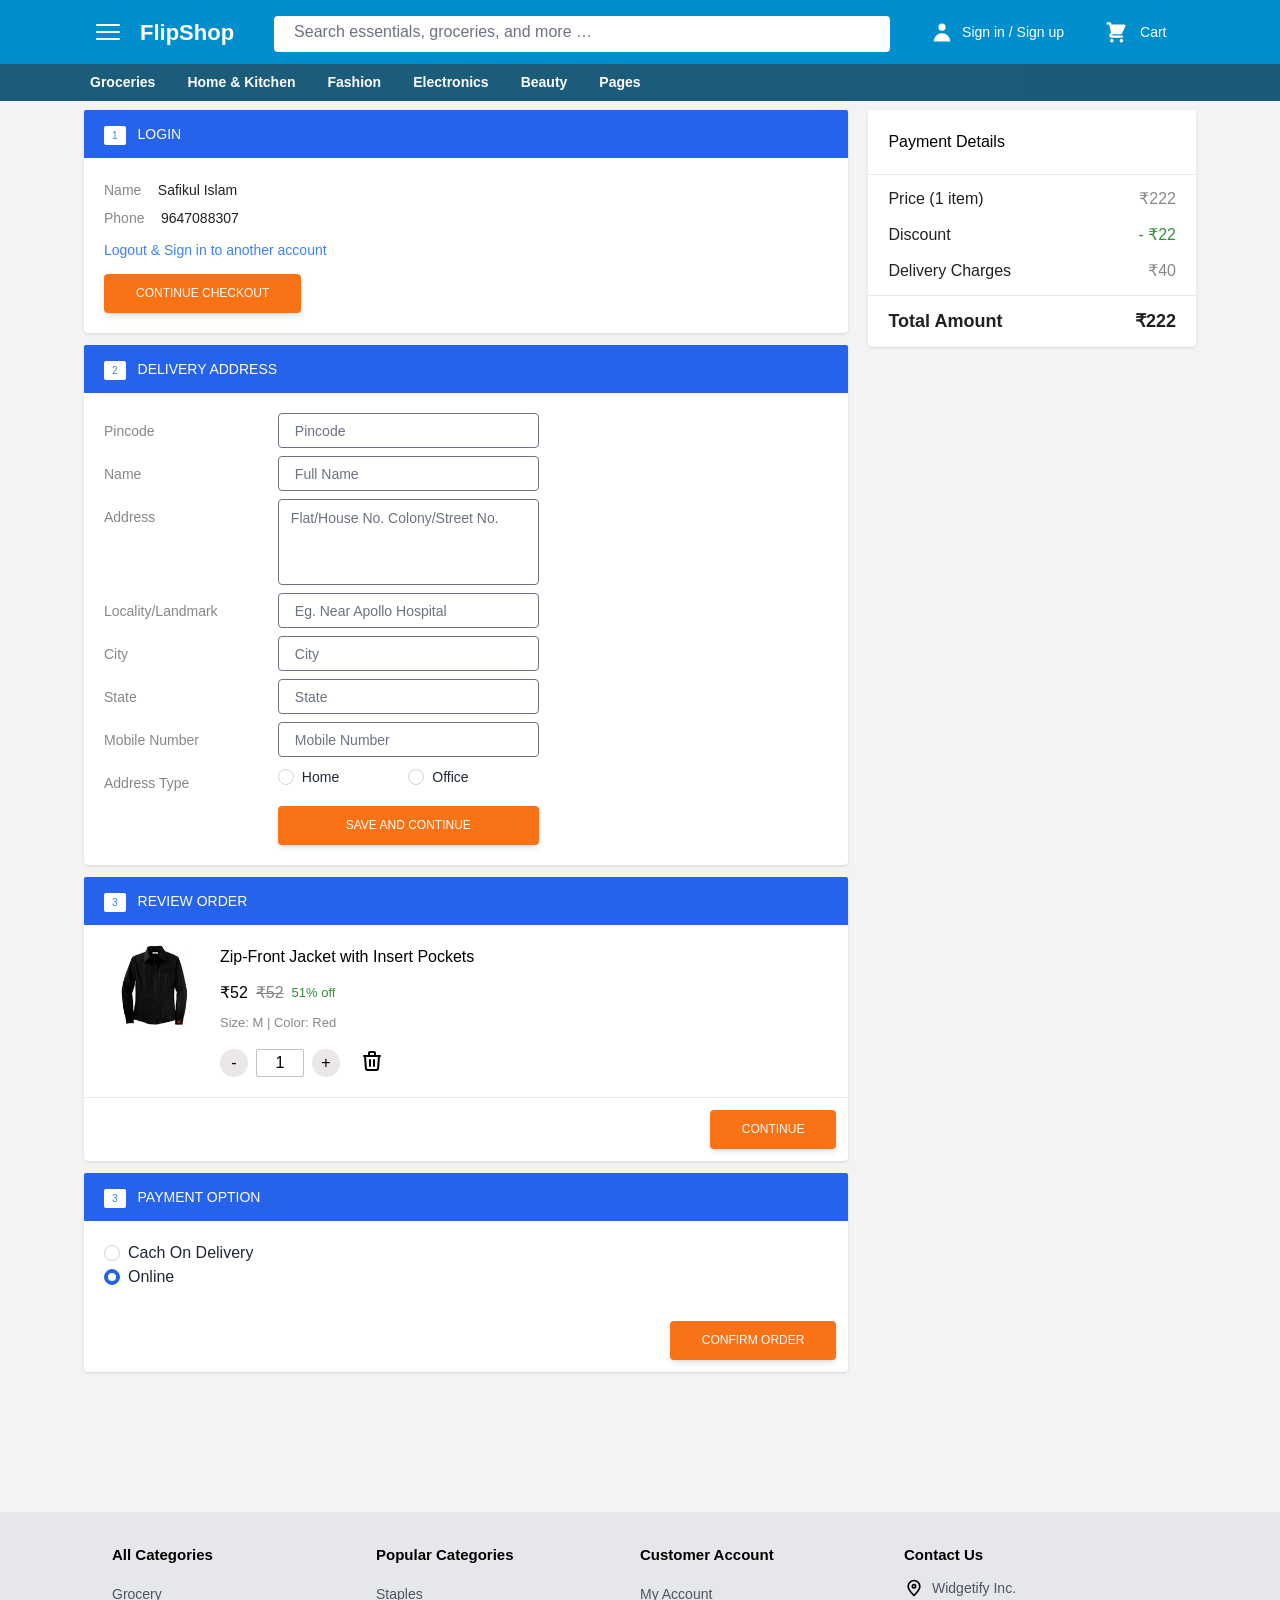
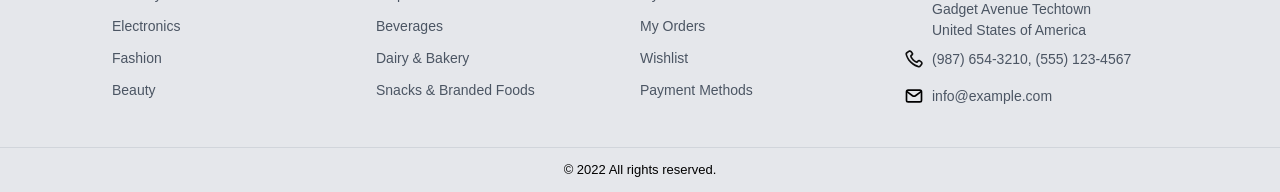
<file: ECommerceproject/checkout.html>
<!doctype html>
<html>
<head>
  <meta charset="UTF-8">
  <meta name="viewport" content="width=device-width, initial-scale=1.0">
  <link href="./assets/css/output.css" rel="stylesheet">
  <link href="./assets/css/custom.css" rel="stylesheet" />
  <link href="./assets/css/owl.carousel.min.css" rel="stylesheet">
  <link href="./assets/css/owl.theme.default.min.css" rel="stylesheet">
  <title>Checkout Page</title>
</head>
<body class="bg-[#F3F3F3]">
     <!-- Hearder Section -->
     <header class="w-full bg-[#008ECC] flex justify-center h-23 sm:h-23 md:h-23 lg:h-16 fixed top-0 z-50">
          <div class="w-screen  max-w-[1120px]">
               <div class="flex mt-2 sm:mt-2 md:mt-2 lg:mt-4">
                    <div class="menu-bar float-left cursor-pointer text-white ml-3 m-0 mr-4 h-8 w-8 openNav">
                         <svg xmlns="http://www.w3.org/2000/svg" fill="none" viewBox="0 0 24 24" stroke-width="1.5"
                              stroke="currentColor" class="h-8 w-8">
                              <path stroke-linecap="round" stroke-linejoin="round"
                                   d="M3.75 6.75h16.5M3.75 12h16.5m-16.5 5.25h16.5" />
                         </svg>
                    </div>
                    <!-- Side Menu Section -->
                    <div class="menu-section bg-[rgba(0,0,0,.2)] z-[99] w-full h-full fixed left-0 top-0 duration-75 hidden">
                         <div class="menu-sidebar bg-[#ececed] float-left w-[80%] sm:w-[80%] md:w-[80%] lg:w-[320px]  h-full  overflow-y-auto relative z-50">
                                   <div class="menu-header bg-[#008ECC] h-16 sm:h-16 md:h-16 lg:h-16">
                                        <div class="flex justify-between px-3">
                                             <div class="flex justify-center items-center mt-4">
                                                  <div class="close text-white text-2xl cursor-pointer closeNav">
                                                       <svg xmlns="http://www.w3.org/2000/svg" fill="none"
                                                            viewBox="0 0 24 24" stroke-width="1.5" stroke="currentColor"
                                                            class="w-6 h-6">
                                                            <path stroke-linecap="round" stroke-linejoin="round"  d="M15.75 19.5L8.25 12l7.5-7.5" />
                                                       </svg>
                                                  </div>
                                                  <div class="ml-1 text-white font-semibold">Hello</div>
                                             </div>
                                             <div class="profile text-[14px] flex justify-center items-center mt-4">
                                                  <a href="login.html"
                                                       class="text-white font-bold flex  border px-4 py-1 rounded-[40px] hover:border-[#000]">
                                                       Sign In
                                                  </a>
                                             </div>
                                        </div>
                                   </div>
                                   <div class="menu-body">
                                        <div class="menu-category bg-white pt-6 pb-8 px-4 mb-1">
                                             <ul>
                                                  <li>
                                                       <a href="#" class="text-gray-500 block border-b py-2 flex">
                                                            <svg xmlns="http://www.w3.org/2000/svg" fill="none"
                                                                 viewBox="0 0 24 24" stroke-width="1.5" stroke="currentColor"
                                                                 class="w-6 h-6 text-[#008ECC]">
                                                                 <path stroke-linecap="round" stroke-linejoin="round"
                                                                      d="M2.25 12l8.954-8.955c.44-.439 1.152-.439 1.591 0L21.75 12M4.5 9.75v10.125c0 .621.504 1.125 1.125 1.125H9.75v-4.875c0-.621.504-1.125 1.125-1.125h2.25c.621 0 1.125.504 1.125 1.125V21h4.125c.621 0 1.125-.504 1.125-1.125V9.75M8.25 21h8.25" />
                                                            </svg>
                                                            <span class="ml-2">Home</span>
                                                       </a>
                                                  </li>
                                                  <li>
                                                       <a href="#" class="text-gray-500 block border-b py-3 flex">
                                                            <svg xmlns="http://www.w3.org/2000/svg" fill="none"
                                                                 viewBox="0 0 24 24" stroke-width="1.5" stroke="currentColor"
                                                                 class="w-6 h-6 text-[#008ECC]">
                                                                 <path stroke-linecap="round" stroke-linejoin="round"
                                                                      d="M10.5 6h9.75M10.5 6a1.5 1.5 0 11-3 0m3 0a1.5 1.5 0 10-3 0M3.75 6H7.5m3 12h9.75m-9.75 0a1.5 1.5 0 01-3 0m3 0a1.5 1.5 0 00-3 0m-3.75 0H7.5m9-6h3.75m-3.75 0a1.5 1.5 0 01-3 0m3 0a1.5 1.5 0 00-3 0m-9.75 0h9.75" />
                                                            </svg>
                                                            <span class="ml-2">Category</span>
                                                       </a>
                                                  </li>
                                             </ul>
                                             <div class=" font-semibold text-black text-sm mt-4 mb-3">My Account</div>
                                             <ul>
                                                  <li>
                                                       <a href="#" class="text-gray-500 block border-b py-2 flex">
                                                            <svg xmlns="http://www.w3.org/2000/svg" fill="none"
                                                                 viewBox="0 0 24 24" stroke-width="1.5" stroke="currentColor"
                                                                 class="w-6 h-6 text-[#008ECC]">
                                                                 <path stroke-linecap="round" stroke-linejoin="round"
                                                                      d="M2.25 12l8.954-8.955c.44-.439 1.152-.439 1.591 0L21.75 12M4.5 9.75v10.125c0 .621.504 1.125 1.125 1.125H9.75v-4.875c0-.621.504-1.125 1.125-1.125h2.25c.621 0 1.125.504 1.125 1.125V21h4.125c.621 0 1.125-.504 1.125-1.125V9.75M8.25 21h8.25" />
                                                            </svg>
                                                            <span class="ml-2">My Orders</span>
                                                       </a>
                                                  </li>
                                                  <li>
                                                       <a href="#" class="text-gray-500 block border-b py-3 flex">
                                                            <svg xmlns="http://www.w3.org/2000/svg" fill="none" viewBox="0 0 24 24" stroke-width="1.5" stroke="currentColor" class="w-6 h-6 text-[#008ECC]">
                                                                 <path stroke-linecap="round" stroke-linejoin="round" d="M8.25 6.75h12M8.25 12h12m-12 5.25h12M3.75 6.75h.007v.008H3.75V6.75zm.375 0a.375.375 0 11-.75 0 .375.375 0 01.75 0zM3.75 12h.007v.008H3.75V12zm.375 0a.375.375 0 11-.75 0 .375.375 0 01.75 0zm-.375 5.25h.007v.008H3.75v-.008zm.375 0a.375.375 0 11-.75 0 .375.375 0 01.75 0z" />
                                                            </svg>
                                                            <span class="ml-2">My List</span>
                                                       </a>
                                                  </li>
                                                  <li>
                                                       <a href="#" class="text-gray-500 block border-b py-3 flex">
                                                            <svg xmlns="http://www.w3.org/2000/svg" fill="none" viewBox="0 0 24 24" stroke-width="1.5" stroke="currentColor" class="w-6 h-6 text-[#008ECC]">
                                                                 <path stroke-linecap="round" stroke-linejoin="round" d="M21 8.25c0-2.485-2.099-4.5-4.688-4.5-1.935 0-3.597 1.126-4.312 2.733-.715-1.607-2.377-2.733-4.313-2.733C5.1 3.75 3 5.765 3 8.25c0 7.22 9 12 9 12s9-4.78 9-12z" />
                                                               </svg>
                                                            <span class="ml-2">My Wishlist</span>
                                                       </a>
                                                  </li>
                                                  <li>
                                                       <a href="#" class="text-gray-500 block border-b py-3 flex">
                                                            <svg xmlns="http://www.w3.org/2000/svg" fill="none" viewBox="0 0 24 24" stroke-width="1.5" stroke="currentColor" class="w-6 h-6 text-[#008ECC]">
                                                                 <path stroke-linecap="round" stroke-linejoin="round" d="M21 12a2.25 2.25 0 00-2.25-2.25H15a3 3 0 11-6 0H5.25A2.25 2.25 0 003 12m18 0v6a2.25 2.25 0 01-2.25 2.25H5.25A2.25 2.25 0 013 18v-6m18 0V9M3 12V9m18 0a2.25 2.25 0 00-2.25-2.25H5.25A2.25 2.25 0 003 9m18 0V6a2.25 2.25 0 00-2.25-2.25H5.25A2.25 2.25 0 003 6v3" />
                                                               </svg>
                                                            <span class="ml-2">Wallet</span>
                                                       </a>
                                                  </li>
                                             </ul>
                                             <div class=" font-semibold text-black text-sm mt-4 mb-3">Help & Support</div>
                                             <ul>
                                                  <li>
                                                       <a href="#" class="text-gray-500 block border-b py-2 flex">
                                                            <svg xmlns="http://www.w3.org/2000/svg" fill="none" viewBox="0 0 24 24" stroke-width="1.5" stroke="currentColor" class="w-6 h-6 text-[#008ECC]">
                                                                 <path stroke-linecap="round" stroke-linejoin="round" d="M9.879 7.519c1.171-1.025 3.071-1.025 4.242 0 1.172 1.025 1.172 2.687 0 3.712-.203.179-.43.326-.67.442-.745.361-1.45.999-1.45 1.827v.75M21 12a9 9 0 11-18 0 9 9 0 0118 0zm-9 5.25h.008v.008H12v-.008z" />
                                                               </svg>
                                                            <span class="ml-2">FAQs/Need Help</span>
                                                       </a>
                                                  </li>
                                                  <li>
                                                       <a href="#" class="text-gray-500 block border-b py-3 flex">
                                                            <svg xmlns="http://www.w3.org/2000/svg" fill="none" viewBox="0 0 24 24" stroke-width="1.5" stroke="currentColor" class="w-6 h-6 text-[#008ECC]">
                                                                 <path stroke-linecap="round" stroke-linejoin="round" d="M18 18.72a9.094 9.094 0 003.741-.479 3 3 0 00-4.682-2.72m.94 3.198l.001.031c0 .225-.012.447-.037.666A11.944 11.944 0 0112 21c-2.17 0-4.207-.576-5.963-1.584A6.062 6.062 0 016 18.719m12 0a5.971 5.971 0 00-.941-3.197m0 0A5.995 5.995 0 0012 12.75a5.995 5.995 0 00-5.058 2.772m0 0a3 3 0 00-4.681 2.72 8.986 8.986 0 003.74.477m.94-3.197a5.971 5.971 0 00-.94 3.197M15 6.75a3 3 0 11-6 0 3 3 0 016 0zm6 3a2.25 2.25 0 11-4.5 0 2.25 2.25 0 014.5 0zm-13.5 0a2.25 2.25 0 11-4.5 0 2.25 2.25 0 014.5 0z" />
                                                               </svg>
                                                            <span class="ml-2">About Us</span>
                                                       </a>
                                                  </li>
                                                  <li>
                                                       <a href="#" class="text-gray-500 block border-b py-3 flex">
                                                            <svg xmlns="http://www.w3.org/2000/svg" fill="none" viewBox="0 0 24 24" stroke-width="1.5" stroke="currentColor" class="w-6 h-6 text-[#008ECC]">
                                                                 <path stroke-linecap="round" stroke-linejoin="round" d="M14.25 9.75v-4.5m0 4.5h4.5m-4.5 0l6-6m-3 18c-8.284 0-15-6.716-15-15V4.5A2.25 2.25 0 014.5 2.25h1.372c.516 0 .966.351 1.091.852l1.106 4.423c.11.44-.054.902-.417 1.173l-1.293.97a1.062 1.062 0 00-.38 1.21 12.035 12.035 0 007.143 7.143c.441.162.928-.004 1.21-.38l.97-1.293a1.125 1.125 0 011.173-.417l4.423 1.106c.5.125.852.575.852 1.091V19.5a2.25 2.25 0 01-2.25 2.25h-2.25z" />
                                                               </svg>
                                                            <span class="ml-2">Contact Us</span>
                                                       </a>
                                                  </li>
                                                  <li>
                                                       <a href="#" class="text-gray-500 block border-b py-3 flex">
                                                            <svg xmlns="http://www.w3.org/2000/svg" fill="none" viewBox="0 0 24 24" stroke-width="1.5" stroke="currentColor" class="w-6 h-6 text-[#008ECC]">
                                                                 <path stroke-linecap="round" stroke-linejoin="round" d="M12 6.042A8.967 8.967 0 006 3.75c-1.052 0-2.062.18-3 .512v14.25A8.987 8.987 0 016 18c2.305 0 4.408.867 6 2.292m0-14.25a8.966 8.966 0 016-2.292c1.052 0 2.062.18 3 .512v14.25A8.987 8.987 0 0018 18a8.967 8.967 0 00-6 2.292m0-14.25v14.25" />
                                                               </svg>
                                                            <span class="ml-2">Guide</span>
                                                       </a>
                                                  </li>
                                                  <li>
                                                       <a href="#" class="text-gray-500 block border-b py-3 flex">
                                                            <svg xmlns="http://www.w3.org/2000/svg" fill="none" viewBox="0 0 24 24" stroke-width="1.5" stroke="currentColor" class="w-6 h-6 text-[#008ECC]">
                                                                 <path stroke-linecap="round" stroke-linejoin="round" d="M11.25 11.25l.041-.02a.75.75 0 011.063.852l-.708 2.836a.75.75 0 001.063.853l.041-.021M21 12a9 9 0 11-18 0 9 9 0 0118 0zm-9-3.75h.008v.008H12V8.25z" />
                                                               </svg>
                                                            <span class="ml-2">Caution Notice</span>
                                                       </a>
                                                  </li>
                                             </ul>
                                        </div>
     
                                       
                                   </div>
                         </div>
                    </div>
                    <!-- Logo  -->
                    <div class="logo flex justify-center mr-10">
                         <a href="index.html" class="max-w-full text-white font-bold text-[22px]">
                               FlipShop
                         </a>
                    </div>
                    <!-- Search -->
                    <div
                         class="search-container w-[55%] h-9 mr-10 rounded bg-white hidden md:hidden sm:hidden lg:block">
                         <div class="search-box h-10 flex">
                              <form action="" class="p-1 pl-5 w-[95%]">
                                   <input type="text"
                                        class="w-full p-0 border-none border-transparent focus:border-transparent focus:ring-0"
                                        placeholder="Search essentials, groceries, and more …">
                              </form>
                              <div class="search-list w-6 h-6 mt-1.5"></div>
                         </div>
                    </div>
                    <!-- Login -->
                    <div class="login mt-1 mr-2 sm:mr-3 md:mr-3 lg:mr-8">
                         <a href="login.html" class="text-sm text-white flex">
                              <span><svg xmlns="http://www.w3.org/2000/svg" class="h-6 w-6" viewBox="0 0 20 20"
                                        fill="currentColor">
                                        <path fill-rule="evenodd"
                                             d="M10 9a3 3 0 100-6 3 3 0 000 6zm-7 9a7 7 0 1114 0H3z"
                                             clip-rule="evenodd" />
                                   </svg></span>
                              <span class="hidden md:hidden sm:hidden lg:block  ml-2 mt-[2px]">Sign in / Sign up</span>
                         </a>
                    </div>
                    <!-- Cart -->
                    <div class="cart mt-[5px]">
                         <a href="cart.html" class="text-sm pl-2 text-white flex">
                              <span class="mr-3 sm:mr-3 md:mr-5 lg:mr-3">
                                   <svg xmlns="http://www.w3.org/2000/svg" class="h-6 w-6" viewBox="0 0 20 20"
                                        fill="currentColor">
                                        <path
                                             d="M3 1a1 1 0 000 2h1.22l.305 1.222a.997.997 0 00.01.042l1.358 5.43-.893.892C3.74 11.846 4.632 14 6.414 14H15a1 1 0 000-2H6.414l1-1H14a1 1 0 00.894-.553l3-6A1 1 0 0017 3H6.28l-.31-1.243A1 1 0 005 1H3zM16 16.5a1.5 1.5 0 11-3 0 1.5 1.5 0 013 0zM6.5 18a1.5 1.5 0 100-3 1.5 1.5 0 000 3z" />
                                   </svg>
                              </span>
                              <span class="hidden md:hidden sm:hidden lg:block  mt-[1px]">Cart</span>
                         </a>
                    </div>
               </div>
               <!-- Mobile Search Section -->
               <div
                    class="mobile-search-container w-[95%] m-auto h-8 mt-1 rounded bg-white block md:block sm:block lg:hidden">
                    <div class="search-box h-10 flex">
                         <form action="" class="p-1 pl-5 w-full">
                              <input type="text"
                                   class="w-full border-transparent focus:border-transparent focus:ring-0 border-none p-0"
                                   placeholder="Search essentials, groceries, and more …">
                         </form>
                         <div class="search-list mr-2 w-6 h-6 mt-1.5"></div>
                    </div>
               </div>
          </div>
     </header>
     <!-- Menu Section -->
     <div class="w-full bg-[#0c5273ef] fixed top-[64px] z-10 hidden sm:hidden md:hidden lg:block">
          <nav class="max-w-[1100px] m-auto">
               <ul class="flex">
                   <li class="relative parent-menu">
                    <a href="fliter.html" class="text-white font-semibold text-[14px] pr-4 py-2 block">Groceries</a>
                    <div class="child-menu">
                         <div class="absolute top-[37px]">
                              <ul class="max-w-[250px] min-w-[250px] bg-[#fff] p-[8px] shadow rounded-b-[6px]">
                                   <li><a href="fliter.html" class="py-2 px-1 block rounded hover:bg-gray-100 hover:text-black">Fruits</a></li>
                                   <li><a href="fliter.html" class="py-2 px-1 block rounded hover:bg-gray-100 hover:text-black">Dairy</a></li>
                                   <li><a href="fliter.html" class="py-2 px-1 block rounded hover:bg-gray-100 hover:text-black">Bakery</a></li>
                                   <li><a href="fliter.html" class="py-2 px-1 block rounded hover:bg-gray-100 hover:text-black">Personal Care</a></li>
                              </ul>
                         </div>
                    </div>
                  </li>
                  <li class="relative parent-menu">
                    <a href="fliter.html" class="text-white font-semibold text-[14px] px-4 py-2 block">Home & Kitchen</a>
                    <div class="child-menu">
                         <div class="absolute top-[37px]">
                              <ul class="max-w-[250px] min-w-[250px] bg-[#fff] p-[8px] shadow rounded-b-[6px]">
                                   <li><a href="fliter.html" class="py-2 px-1 block rounded hover:bg-gray-100 hover:text-black">Kitchenware</a></li>
                                   <li><a href="fliter.html" class="py-2 px-1 block rounded hover:bg-gray-100 hover:text-black">Furniture</a></li>
                                   <li><a href="fliter.html" class="py-2 px-1 block rounded hover:bg-gray-100 hover:text-black">Tableware</a></li>
                                   <li><a href="fliter.html" class="py-2 px-1 block rounded hover:bg-gray-100 hover:text-black">Home Decor</a></li>
                              </ul>
                         </div>
                    </div>
                   </li>
                   <li class="relative parent-menu">
                    <a href="fliter.html" class="text-white font-semibold text-[14px] px-4 py-2 block">Fashion</a>
                    <div class="child-menu">
                         <div class="absolute top-[37px]">
                              <ul class="max-w-[250px] min-w-[250px] bg-[#fff] p-[8px] shadow rounded-b-[6px]">
                                   <li><a href="fliter.html" class="py-2 px-1 block rounded hover:bg-gray-100 hover:text-black">Men</a></li>
                                   <li><a href="fliter.html" class="py-2 px-1 block rounded hover:bg-gray-100 hover:text-black">Women</a></li>
                                   <li><a href="fliter.html" class="py-2 px-1 block rounded hover:bg-gray-100 hover:text-black">Boy</a></li>
                                   <li><a href="fliter.html" class="py-2 px-1 block rounded hover:bg-gray-100 hover:text-black">Girl</a></li>
                              </ul>
                         </div>
                    </div>
                    </li>
                    <li class="relative parent-menu">
                    <a href="fliter.html" class="text-white font-semibold text-[14px] px-4 py-2 block">Electronics</a>
                    <div class="child-menu">
                         <div class="absolute top-[37px]">
                              <ul class="max-w-[250px] min-w-[250px] bg-[#fff] p-[8px] shadow rounded-b-[6px]">
                                   <li><a href="fliter.html" class="py-2 px-1 block rounded hover:bg-gray-100 hover:text-black">Mobiles</a></li>
                                   <li><a href="fliter.html" class="py-2 px-1 block rounded hover:bg-gray-100 hover:text-black">Tablets</a></li>
                                   <li><a href="fliter.html" class="py-2 px-1 block rounded hover:bg-gray-100 hover:text-black">Laptop</a></li>
                                   <li><a href="fliter.html" class="py-2 px-1 block rounded hover:bg-gray-100 hover:text-black">Desktop</a></li>
                              </ul>
                         </div>
                    </div>
                    </li>
                    <li class="relative parent-menu">
                    <a href="fliter.html" class="text-white font-semibold text-[14px] px-4 py-2 block">Beauty</a>
                    <div class="child-menu">
                         <div class="absolute top-[37px]">
                              <ul class="max-w-[250px] min-w-[250px] bg-[#fff] p-[8px] shadow rounded-b-[6px]">
                                   <li><a href="fliter.html" class="py-2 px-1 block rounded hover:bg-gray-100 hover:text-black">Make-Up</a></li>
                                   <li><a href="fliter.html" class="py-2 px-1 block rounded hover:bg-gray-100 hover:text-black">Hair</a></li>
                                   <li><a href="fliter.html" class="py-2 px-1 block rounded hover:bg-gray-100 hover:text-black">Skin Care</a></li>
                                   <li><a href="fliter.html" class="py-2 px-1 block rounded hover:bg-gray-100 hover:text-black">Fragrances</a></li>
                              </ul>
                         </div>
                    </div>
                    </li>
                    <li class="relative parent-menu">
                         <a href="#" class="text-white font-semibold text-[14px] px-4 py-2 block">Pages</a>
                         <div class="child-menu">
                              <div class="absolute top-[37px]">
                                   <ul class="max-w-[250px] min-w-[250px] bg-[#fff] p-[8px] shadow rounded-b-[6px]">
                                        <li><a href="login.html" class="py-2 px-1 block rounded hover:bg-gray-100 hover:text-black">Login/Signup Page</a></li>
                                        <li><a href="verify.html" class="py-2 px-1 block rounded hover:bg-gray-100 hover:text-black">OTP Verify Page</a></li>
                                        <li><a href="fliter.html" class="py-2 px-1 block rounded hover:bg-gray-100 hover:text-black">Shop Page</a></li>
                                        <li><a href="product.html" class="py-2 px-1 block rounded hover:bg-gray-100 hover:text-black">Shop Single Page</a></li>
                                        <li><a href="cart.html" class="py-2 px-1 block rounded hover:bg-gray-100 hover:text-black">Cart Page</a></li>
                                        <li><a href="checkout.html" class="py-2 px-1 block rounded hover:bg-gray-100 hover:text-black">Checkout Page</a></li>
                                   </ul>
                              </div>
                         </div>
                    </li>
               </ul>
         </nav> 
     </div>

            <!-- Cart Section -->
            <div class="cart-section max-w-[1128px] m-auto  mt-[95px] sm:mt-[95px] md:mt-[85px] lg:mt-[110px]">
                     <div class="flex flex-col-reverse sm:flex-col-reverse md:flex-row lg:flex-row px-2">
                        <div class="w-[100%]  sm:w-[100%] md:w-[65%] lg:w-[70%] mb-4">
                                <div class="bg-white shadow rounded mb-3">
                                   <div class="login-check-section">
                                        <div class="px-5 py-3 bg-blue-600 text-white uppercase rounded-t-sm">
                                             <p><span class="bg-white text-blue-500 py-1 px-2 font-medium rounded-[2px] text-[10px] mr-3">1</span><span class="inline-block text-[14px]">Login</span></p>
                                        </div>
                                        <div class="p-5 login-check">
                                             <div>
                                                  <span class="text-[#878787] mr-3 text-[14px]">Name</span>
                                                  <span class="text-[#212121] text-[14px]">Safikul Islam</span>
                                             </div>
                                             <div class="mt-1">
                                                <span class="text-[#878787] mr-3 text-[14px]">Phone</span>
                                                <span class="text-[#212121] text-[14px]">9647088307</span>
                                           </div>
                                           <div class="my-2">
                                              <a href="#"><span class="text-blue-500 text-[14px] font-medium">Logout & Sign in to another account</span></a>
                                           </div>
                                           <div class="flex space-x-2 mt-3">
                                             <button
                                               type="button"
                                               class="checkout-btn inline-block px-8 py-3 bg-orange-500 text-white font-medium text-xs leading-tight uppercase rounded shadow-md  hover:shadow-lg  focus:shadow-lg focus:outline-none focus:ring-0  active:shadow-lg transition duration-150 ease-in-out"
                                             >Continue Checkout</button>
                                           </div>
                                        </div>
                                        <div class="logined flex justify-between px-5 py-3 hidden">
                                             <div class="flex">
                                                  <span class="text-[#212121] font-medium text-[14px] mt-2">Safikul Islam</span>
                                                  <span class="text-[#212121] text-[14px] ml-2 mt-2">9647088307</span>
                                                  <span class=" text-green-700 ml-2 mt-2"><svg xmlns="http://www.w3.org/2000/svg" class="h-5 w-5" fill="none" viewBox="0 0 24 24" stroke="currentColor">
                                                       <path stroke-linecap="round" stroke-linejoin="round" stroke-width="2" d="M5 13l4 4L19 7" />
                                                     </svg></span>
                                             </div>
                                             <div>
                                                  <div class="flex space-x-2 justify-center">
                                                       <button type="button" class="login-change-btn inline-block px-6 py-2.5 border  text-red-700 font-medium text-xs leading-tight uppercase  focus:outline-none focus:ring-0  active:shadow-lg transition duration-150 ease-in-out">Change</button>
                                                     </div>
                                             </div>
                                        </div>
                                      </div> 
                                </div>
                                <div class="bg-white shadow rounded">
                                   <div class="address-section">
                                        <div class="px-5 py-3 bg-blue-600 text-white uppercase rounded-t-sm">
                                             <p><span class="bg-white text-blue-500 py-1 px-2 font-medium rounded-[2px] text-[10px] mr-3">2</span><span class="inline-block text-[14px]">Delivery Address</span></p>
                                        </div>
                                        <div class="addressSave flex justify-between px-5 py-3 hidden">
                                             <div class="flex">
                                                  <span class="text-[#212121] font-medium text-[14px] mt-2">Safikul Islam</span>
                                                  <span class="text-[#212121] text-[14px] ml-2 mt-2">No.9, Babla, Kaliachak II, Maldah District, West Bengal</span>
                                                  <span class=" text-green-700 ml-2 mt-2"><svg xmlns="http://www.w3.org/2000/svg" class="h-5 w-5" fill="none" viewBox="0 0 24 24" stroke="currentColor">
                                                       <path stroke-linecap="round" stroke-linejoin="round" stroke-width="2" d="M5 13l4 4L19 7" />
                                                     </svg></span>
                                             </div>
                                             <div>
                                                  <div class="flex space-x-2 justify-center">
                                                       <button type="button" class="address-change-btn inline-block px-6 py-2.5 border  text-red-700 font-medium text-xs leading-tight uppercase  focus:outline-none focus:ring-0  active:shadow-lg transition duration-150 ease-in-out">Change</button>
                                                     </div>
                                             </div>
                                        </div>

                              
                                          
                                          <div class="add-new-addrrss p-5">
                                                  <div  class="flex justify-between w-[100%] sm:w-[100%] md:w-[100%] lg:w-[60%] mb-2">
                                                       <label for="" class="pt-2 text-[#878787] w-[40%] text-[14px]">Pincode</label>
                                                       <input type="text" class="h-[35px] w-[60%] placeholder:text-[14px]  focus:border-[#878787] focus:ring-0 border px-4  rounded" placeholder="Pincode">
                                                  </div>
                                                  <div  class="flex justify-between  w-[100%] sm:w-[100%] md:w-[100%] lg:w-[60%] mb-2">
                                                       <label for="" class="pt-2 text-[#878787] w-[40%] text-[14px]">Name</label>
                                                       <input type="text" class="h-[35px] w-[60%] placeholder:text-[14px] focus:border-[#878787] focus:ring-0 border px-4  rounded" placeholder="Full Name">
                                                  </div>
                                                  <div  class="flex justify-between  w-[100%] sm:w-[100%] md:w-[100%] lg:w-[60%] mb-2">
                                                       <label for="" class="pt-2 text-[#878787] w-[40%] text-[14px]">Address</label>
                                                        <textarea name="" id=""       
                                                        class="
                                                        placeholder:text-[14px]
                                                        w-[60%]
                                                        form-control
                                                        block
                                                        px-3
                                                        py-1.5
                                                        resize-none
                                                        text-base
                                                        rounded
                                                        transition
                                                        ease-in-out
                                                        m-0
                                                        focus:border-[#878787] focus:ring-0  focus:outline-none
                                                      "
                                                      id="exampleFormControlTextarea1"
                                                      rows="3"
                                                      placeholder="Flat/House No. Colony/Street No."></textarea>
                                                     
                                                  </div>
                                                  <div  class="flex justify-between  w-[100%] sm:w-[100%] md:w-[100%] lg:w-[60%] mb-2">
                                                       <label for="" class="pt-2 text-[#878787] w-[40%] text-[14px]">Locality/Landmark</label>
                                                       <input type="text" class="h-[35px] placeholder:text-[14px] w-[60%] focus:border-[#878787] focus:ring-0 border px-4  rounded" placeholder="Eg. Near Apollo Hospital">
                                                  </div>
                                                  <div  class="flex justify-between  w-[100%] sm:w-[100%] md:w-[100%] lg:w-[60%] mb-2">
                                                       <label for="" class="pt-2 text-[#878787] w-[40%] text-[14px]">City</label>
                                                       <input type="text" class="h-[35px] w-[60%] placeholder:text-[14px] focus:border-[#878787] focus:ring-0 border px-4  rounded" placeholder="City">
                                                  </div>
                                                  <div  class="flex justify-between  w-[100%] sm:w-[100%] md:w-[100%] lg:w-[60%] mb-2">
                                                       <label for="" class="pt-2 text-[#878787] w-[40%] text-[14px]">State</label>
                                                       <input type="text" class="h-[35px] w-[60%] placeholder:text-[14px] focus:border-[#878787] focus:ring-0 border px-4  rounded" placeholder="State">
                                                  </div>
                                                  <div  class="flex justify-between  w-[100%] sm:w-[100%] md:w-[100%] lg:w-[60%] mb-2">
                                                       <label for="" class="pt-2 text-[#878787] w-[40%] text-[14px]">Mobile Number</label>
                                                       <input type="text" class="h-[35px] w-[60%] placeholder:text-[14px] focus:border-[#878787] focus:ring-0 border px-4  rounded" placeholder="Mobile Number">
                                                  </div>
                                                  <div  class="flex justify-between  w-[100%] sm:w-[100%] md:w-[100%] lg:w-[60%] mb-2">
                                                       <label for="" class="pt-2 text-[#878787] w-[40%] text-[14px]">Address Type</label>
                                                        <div class="flex justify-between w-[60%]">
                                                            <div class="form-check w-[50%]">
                                                                 <input class="form-check-input placeholder:text-[14px] appearance-none rounded-full h-4 w-4 border border-gray-300 bg-white checked:bg-blue-600 checked:border-blue-600 focus:outline-none transition duration-200 mt-1 align-top bg-no-repeat bg-center bg-contain float-left mr-2 cursor-pointer" type="radio" name="flexRadioDefault" id="Home">
                                                                 <label class="form-check-label inline-block text-gray-800 text-[14px]" for="Home">
                                                                    Home
                                                                 </label>
                                                              </div>
                                                              <div class="form-check w-[50%]">
                                                                 <input class="form-check-input placeholder:text-[14px] appearance-none rounded-full h-4 w-4 border border-gray-300 bg-white checked:bg-blue-600 checked:border-blue-600 focus:outline-none transition duration-200 mt-1 align-top bg-no-repeat bg-center bg-contain float-left mr-2 cursor-pointer" type="radio" name="flexRadioDefault" id="Office">
                                                                 <label class="form-check-label inline-block text-gray-800 text-[14px]" for="Office">
                                                                      Office
                                                                 </label>
                                                              </div>
                                                        </div>

                                                  </div>
                                                  <div class="flex space-x-2 mt-3 justify-end  w-[100%] sm:w-[100%] md:w-[100%] lg:w-[60%]">
                                                       <button
                                                         type="button"
                                                         class="save-address-btn w-[60%] inline-block px-8 py-3 bg-orange-500 text-white font-medium text-xs leading-tight uppercase rounded shadow-md  hover:shadow-lg  focus:shadow-lg focus:outline-none focus:ring-0  active:shadow-lg transition duration-150 ease-in-out"
                                                       >SAVE AND CONTINUE</button>
                                                  </div>
                                          </div>
                                          <!-- <div class="add-new-addrrss-btn  py-5 hidden">
                                             <div class="flex space-x-2 justify-center">
                                                  <button type="button" class="save-address-btn flex inline-block px-6 py-2.5 border  text-red-700 font-medium text-xs leading-tight uppercase  focus:outline-none focus:ring-0  active:shadow-lg transition duration-150 ease-in-out">
                                                        <span><svg xmlns="http://www.w3.org/2000/svg" class="h-5 w-5" viewBox="0 0 20 20" fill="currentColor">
                                                            <path fill-rule="evenodd" d="M10 5a1 1 0 011 1v3h3a1 1 0 110 2h-3v3a1 1 0 11-2 0v-3H6a1 1 0 110-2h3V6a1 1 0 011-1z" clip-rule="evenodd" />
                                                          </svg></span>
                                                         <span class="pt-1 pl-2"> ADD NEW ADDRESS</span>
                                                  </button>
                                                </div>
                                          </div> -->
                                      </div> 
                                </div>

                                <div class="bg-white shadow rounded mb-3 mt-3">
                                   <div class="review-cart-section">
                                        <div class="px-5 py-3 bg-blue-600 text-white uppercase rounded-t-sm">
                                             <p><span class="bg-white text-blue-500 py-1 px-2 font-medium rounded-[2px] text-[10px] mr-3">3</span><span class="inline-block text-[14px]">REVIEW ORDER</span></p>
                                        </div>
                                        <div class="cartSave flex justify-between px-5 py-3 hidden">
                                             <div class="flex">
                                                  <span class="text-[#212121] font-medium text-[14px] mt-2">2 items</span>
                                                  
                                                  <span class=" text-green-700 ml-2 mt-2"><svg xmlns="http://www.w3.org/2000/svg" class="h-5 w-5" fill="none" viewBox="0 0 24 24" stroke="currentColor">
                                                       <path stroke-linecap="round" stroke-linejoin="round" stroke-width="2" d="M5 13l4 4L19 7" />
                                                     </svg></span>
                                             </div>
                                             <div>
                                                  <div class="flex space-x-2 justify-center">
                                                       <button type="button" class="cart-change-btn inline-block px-6 py-2.5 border  text-red-700 font-medium text-xs leading-tight uppercase  focus:outline-none focus:ring-0  active:shadow-lg transition duration-150 ease-in-out">Change</button>
                                                     </div>
                                             </div>
                                        </div>
                                        <div class="review-cart">
                                             <div class="cart-item border-b p-5 flex">
                                                  <div>
                                                       <img src="./assets/image/3.png" alt="t-shirt" class=" max-w-[104px] w-auto">
                                                  </div>
                                                  <div class="pl-3">
                                                         <div>
                                                             <p class="font-medium text-black text-[16px]">Zip-Front Jacket with Insert Pockets</p>
                                                         </div>
                                                       <div class="flex mt-3">
                                                          <p class="text-black font-medium p-0 text[16px] pr-2">
                                                               &#8377;52
                                                          </p>
                                                          <p class="text-[#878787] p-0 text[14px] line-through pr-2">
                                                               &#8377;52
                                                          </p>
                                                          <span class="text-[#388e3c] text-[13px] font-medium pt-[2px]">51%
                                                               off</span>
                                                       </div>
                                                       <div class="text-[13px] font-medium mt-2 text-[#878787]">
                                                           <span>Size: M</span>
                                                           <span>|</span>
                                                           <span>Color: Red</span>
                                                       </div>
                                                       <div class="flex mt-4">
                                                            <button class="w-[28px] h-[28px] rounded-full bg-[#ebe7e7] text-[16px] inline-block count-decreament">-</button>
                                                            <input type="text" value="1" class="w-[48px] h-[28px] border border-[#c2c2c2] inline-block rounded-[2px] text-center mx-2 focus:border-[#c2c2c2] focus:ring-0">
                                                            <button class="w-[28px] h-[28px] rounded-full bg-[#ebe7e7] text-[16px] inline-block count-increament">+</button>
                                                            <div class="remove-cart-item ml-5 cursor-pointer" title="Remove Item">
                                                               <svg xmlns="http://www.w3.org/2000/svg" class="h-6 w-6" fill="none" viewBox="0 0 24 24" stroke="currentColor">
                                                                   <path stroke-linecap="round" stroke-linejoin="round" stroke-width="2" d="M19 7l-.867 12.142A2 2 0 0116.138 21H7.862a2 2 0 01-1.995-1.858L5 7m5 4v6m4-6v6m1-10V4a1 1 0 00-1-1h-4a1 1 0 00-1 1v3M4 7h16" />
                                                                 </svg>
                                                            </div>
                                                        </div>
                                                  </div>
                                                 
                                           </div>
                                           <div class="flex space-x-2 mt-3 justify-end mr-3 pb-3">
                                             <button
                                               type="button"
                                               class="save-cart-btn  inline-block px-8 py-3 bg-orange-500 text-white font-medium text-xs leading-tight uppercase rounded shadow-md  hover:shadow-lg  focus:shadow-lg focus:outline-none focus:ring-0  active:shadow-lg transition duration-150 ease-in-out"
                                             >CONTINUE</button>
                                         </div>

                                        </div> 
                                      </div> 
                                </div>
                                <div class="bg-white shadow rounded mb-3 mt-3">
                                   <div class="payments-section">
                                        <div class="px-5 py-3 bg-blue-600 text-white uppercase rounded-t-sm">
                                             <p><span class="bg-white text-blue-500 py-1 px-2 font-medium rounded-[2px] text-[10px] mr-3">3</span><span class="inline-block text-[14px]">Payment Option</span></p>
                                        </div>
                                          <div class="paymen-option p-5">
                                             
                                                  <div>
                                                    <div class="form-check">
                                                      <input class="form-check-input appearance-none rounded-full h-4 w-4 border border-gray-300 bg-white checked:bg-blue-600 checked:border-blue-600 focus:outline-none transition duration-200 mt-1 align-top bg-no-repeat bg-center bg-contain float-left mr-2 cursor-pointer" type="radio" name="flexRadioDefault" id="flexRadioDefault1">
                                                      <label class="form-check-label inline-block text-gray-800" for="flexRadioDefault1">
                                                        Cach On Delivery
                                                      </label>
                                                    </div>
                                                    <div class="form-check">
                                                      <input class="form-check-input appearance-none rounded-full h-4 w-4 border border-gray-300 bg-white checked:bg-blue-600 checked:border-blue-600 focus:outline-none transition duration-200 mt-1 align-top bg-no-repeat bg-center bg-contain float-left mr-2 cursor-pointer" type="radio" name="flexRadioDefault" id="flexRadioDefault2" checked>
                                                      <label class="form-check-label inline-block text-gray-800" for="flexRadioDefault2">
                                                        Online
                                                      </label>
                                                    </div>
                                                  </div>
                                              
                                          </div>
                                        
                                        <div class="flex space-x-2 mt-3 justify-end mr-3 pb-3">
                                             <button
                                               type="button"
                                               class="inline-block px-8 py-3 bg-orange-500 text-white font-medium text-xs leading-tight uppercase rounded shadow-md  hover:shadow-lg  focus:shadow-lg focus:outline-none focus:ring-0  active:shadow-lg transition duration-150 ease-in-out"
                                             >Confirm Order</button>
                                         </div>

                                      </div> 
                                </div>
                        </div>
                        <div class="w-[100%]  sm:w-[100%] md:w-[35%] lg:w-[30%] ml-0 sm:ml-0 md:ml-3 lg:ml-5 mb-5">
                            <div class="bg-white shadow rounded">
                                <div class="border-b p-5">
                                    <p class=" font-medium">Payment Details</p>
                                </div>
                                 <div class="flex justify-between px-5 pt-3">
                                     <span class="text-[#212121] text-[16px]">Price (1 item)</span>
                                     <span class="text-[#878787] text-[16px]">&#8377;222</span>
                                 </div>
                                 <div class="flex justify-between px-5 pt-3">
                                    <span class="text-[#212121] text-[16px]">Discount</span>
                                    <span class=" text-[#388e3c] text-[16px]">- &#8377;22</span>
                                </div>
                                <div class="flex justify-between px-5 py-3">
                                    <span class="text-[#212121] text-[16px]">Delivery Charges</span>
                                    <span class="text-[#878787] text-[16px]">&#8377;40</span>
                                </div>
                                <div class="flex justify-between px-5 py-3 border-t">
                                    <span class=" font-semibold text-[#212121] text-[18px]">Total Amount</span>
                                    <span class=" font-semibold text-[#212121] text-[18px]">&#8377;222</span>
                                </div>
                            </div> 
                           
                        </div> 
                     </div>
            </div>

     <!-- Footer -->
     <footer class="bg-gray-200 mt-28">
          <div class="footer max-w-[1120px] m-auto p-8">
               <div class="grid grid-cols-2 sm:grid-cols-2 md:grid-cols-2 lg:grid-cols-4">
                    <div>
                         <p class="text-black font-bold text-[15px]">All Categories</p>
                         <ul class="mt-3 text-xs text-gray-600">
                              <li><a href="#" class="py-2 text-[14px] block hover:bg-gray-300 hover:pl-1">Grocery</a></li>
                              <li><a href="#" class="py-2 text-[14px] block hover:bg-gray-300 hover:pl-1">Electronics</a></li>
                              <li><a href="#" class="py-2 text-[14px] block hover:bg-gray-300 hover:pl-1">Fashion</a></li>
                              <li><a href="#" class="py-2 text-[14px] block hover:bg-gray-300 hover:pl-1">Beauty</a></li>
                         </ul>
                    </div>
                    <div>
                         <p class="text-black font-bold text-[15px]">Popular Categories</p>
                         <ul class="mt-3 text-xs text-gray-600">
                              <li><a href="#" class="py-2 text-[14px] block hover:bg-gray-300 hover:pl-1">Staples</a></li>
                              <li><a href="#" class="py-2 text-[14px] block hover:bg-gray-300 hover:pl-1">Beverages</a></li>
                              <li><a href="#" class="py-2 text-[14px] block hover:bg-gray-300 hover:pl-1">Dairy & Bakery</a></li>
                              <li><a href="#" class="py-2 text-[14px] block hover:bg-gray-300 hover:pl-1">Snacks & Branded Foods</a></li>
                         </ul>
                    </div>
                    <div>
                         <p class="text-black font-bold text-[15px] mt-3 sm:mt-3 md:mt-3 lg:mt-0">Customer Account</p>
                         <ul class="mt-3 text-xs text-gray-600">
                              <li><a href="#" class="py-2 text-[14px] block hover:bg-gray-300 hover:pl-1">My Account</a></li>
                              <li><a href="#" class="py-2 text-[14px] block hover:bg-gray-300 hover:pl-1">My Orders</a></li>
                              <li><a href="#" class="py-2 text-[14px] block hover:bg-gray-300 hover:pl-1">Wishlist</a></li>
                              <li><a href="#" class="py-2 text-[14px] block hover:bg-gray-300 hover:pl-1">Payment Methods</a></li>
                         </ul>
                    </div>
                    <div>
                         <p class="text-black font-bold text-[15px] mt-3 sm:mt-3 md:mt-3 lg:mt-0">Contact Us</p>
                         <div class="footer_contact mt-3">
                              <div class="flex text-[14px] text-gray-600">
                                   <span class="icn">
                                        <?xml version="1.0" encoding="utf-8"?>
                                        <svg width="20px" height="20px" viewBox="0 0 24 24" fill="none" xmlns="http://www.w3.org/2000/svg">
                                        <path d="M12 21C15.5 17.4 19 14.1764 19 10.2C19 6.22355 15.866 3 12 3C8.13401 3 5 6.22355 5 10.2C5 14.1764 8.5 17.4 12 21Z" stroke="#000000" stroke-width="2" stroke-linecap="round" stroke-linejoin="round"/>
                                        <path d="M12 12C13.1046 12 14 11.1046 14 10C14 8.89543 13.1046 8 12 8C10.8954 8 10 8.89543 10 10C10 11.1046 10.8954 12 12 12Z" stroke="#000000" stroke-width="2" stroke-linecap="round" stroke-linejoin="round"/>
                                        </svg>
                                   </span>
                                  <div class="ml-2">
                                   <p>Widgetify Inc. <br>Gadget Avenue Techtown <br>United States of America</p>
                                  </div>
                              </div>
                              <div class="flex text-[14px] text-gray-600 py-2">
                                   <span class="icn">
                                        <?xml version="1.0" encoding="utf-8"?>
                                        <svg width="20px" height="20px" viewBox="0 0 24 24" fill="none" xmlns="http://www.w3.org/2000/svg">
                                        <path fill-rule="evenodd" clip-rule="evenodd" d="M17.3545 22.2323C15.3344 21.7262 11.1989 20.2993 7.44976 16.5502C3.70065 12.8011 2.2738 8.66559 1.76767 6.6455C1.47681 5.48459 2.00058 4.36434 2.88869 3.72997L5.21694 2.06693C6.57922 1.09388 8.47432 1.42407 9.42724 2.80051L10.893 4.91776C11.5152 5.8165 11.3006 7.0483 10.4111 7.68365L9.24234 8.51849C9.41923 9.1951 9.96939 10.5846 11.6924 12.3076C13.4154 14.0306 14.8049 14.5807 15.4815 14.7576L16.3163 13.5888C16.9517 12.6994 18.1835 12.4847 19.0822 13.1069L21.1995 14.5727C22.5759 15.5257 22.9061 17.4207 21.933 18.783L20.27 21.1113C19.6356 21.9994 18.5154 22.5232 17.3545 22.2323ZM8.86397 15.136C12.2734 18.5454 16.0358 19.8401 17.8405 20.2923C18.1043 20.3583 18.4232 20.2558 18.6425 19.9488L20.3056 17.6205C20.6299 17.1665 20.5199 16.5348 20.061 16.2171L17.9438 14.7513L17.0479 16.0056C16.6818 16.5182 16.0047 16.9202 15.2163 16.7501C14.2323 16.5378 12.4133 15.8569 10.2782 13.7218C8.1431 11.5867 7.46219 9.7677 7.24987 8.7837C7.07977 7.9953 7.48181 7.31821 7.99439 6.95208L9.24864 6.05618L7.78285 3.93893C7.46521 3.48011 6.83351 3.37005 6.37942 3.6944L4.05117 5.35744C3.74413 5.57675 3.64162 5.89565 3.70771 6.15943C4.15989 7.96418 5.45459 11.7266 8.86397 15.136Z" fill="#0F0F0F"/>
                                        </svg>
                                   </span>
                                  <div class="ml-2">
                                   <p>(987) 654-3210, (555) 123-4567</p>
                                  </div>
                              </div>
                              <div class="flex text-[14px] text-gray-600 py-2">
                                   <span class="icn">
                                   <?xml version="1.0" encoding="utf-8"?>
                                   <svg width="20px" height="20px" viewBox="0 0 24 24" fill="none" xmlns="http://www.w3.org/2000/svg">
                                   <path d="M4 7.00005L10.2 11.65C11.2667 12.45 12.7333 12.45 13.8 11.65L20 7" stroke="#000000" stroke-width="2" stroke-linecap="round" stroke-linejoin="round"/>
                                   <rect x="3" y="5" width="18" height="14" rx="2" stroke="#000000" stroke-width="2" stroke-linecap="round"/>
                                   </svg>
                                   </span>
                                  <div class="ml-2">
                                   <p>info@example.com</p>
                                  </div>
                              </div>
                          </div>
                    </div>
               </div>
          </div>
          <div class="copy-right text-center pb-3 pt-3 border-t border-gray-300">
               <p class="text-[13px]">© 2022 All rights reserved.</p>
          </div>
     </footer>
     <script src="./assets/js/jquery-3.6.0.min.js"></script>
     <script src="./assets/js/main.js"></script>
</body>
</html>
</file>
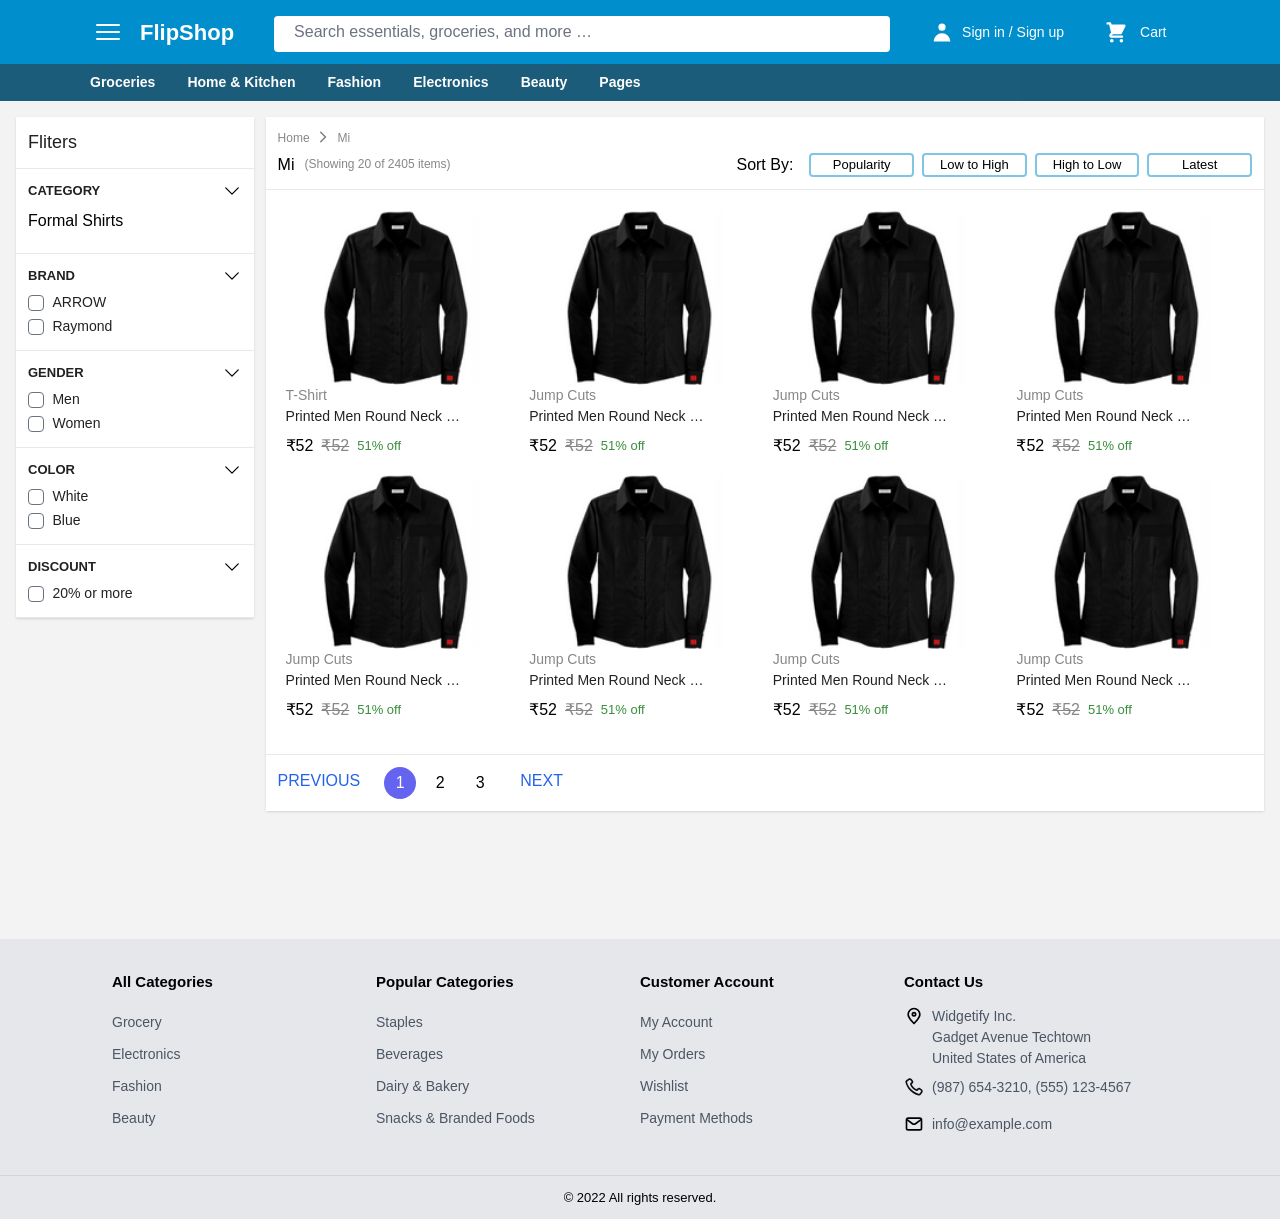
<file: ECommerceproject/fliter.html>
<!DOCTYPE html>
<html>
<head>
     <meta charset="UTF-8" />
     <meta name="viewport" content="width=device-width, initial-scale=1.0" />
     <link href="./assets/css/output.css" rel="stylesheet">
     <link href="./assets/css/custom.css" rel="stylesheet" />
     <link href="./assets/css/owl.carousel.min.css" rel="stylesheet">
     <link href="./assets/css/owl.theme.default.min.css" rel="stylesheet">
     <title>Filter Page</title>
</head>

<body class="bg-[#F3F3F3]">
     <!-- Hearder Section -->
     <header class="w-full bg-[#008ECC] flex justify-center h-23 sm:h-23 md:h-23 lg:h-16 fixed top-0 z-50">
          <div class="w-screen  max-w-[1120px]">
               <div class="flex mt-2 sm:mt-2 md:mt-2 lg:mt-4">
                    <div class="menu-bar float-left cursor-pointer text-white ml-3 m-0 mr-4 h-8 w-8 openNav">
                         <svg xmlns="http://www.w3.org/2000/svg" fill="none" viewBox="0 0 24 24" stroke-width="1.5"
                              stroke="currentColor" class="h-8 w-8">
                              <path stroke-linecap="round" stroke-linejoin="round"
                                   d="M3.75 6.75h16.5M3.75 12h16.5m-16.5 5.25h16.5" />
                         </svg>
                    </div>
                    <!-- Side Menu Section -->
                    <div class="menu-section bg-[rgba(0,0,0,.2)] z-[99] w-full h-full fixed left-0 top-0 duration-75 hidden">
                         <div class="menu-sidebar bg-[#ececed] float-left w-[80%] sm:w-[80%] md:w-[80%] lg:w-[320px]  h-full  overflow-y-auto relative z-50">
                                   <div class="menu-header bg-[#008ECC] h-16 sm:h-16 md:h-16 lg:h-16">
                                        <div class="flex justify-between px-3">
                                             <div class="flex justify-center items-center mt-4">
                                                  <div class="close text-white text-2xl cursor-pointer closeNav">
                                                       <svg xmlns="http://www.w3.org/2000/svg" fill="none"
                                                            viewBox="0 0 24 24" stroke-width="1.5" stroke="currentColor"
                                                            class="w-6 h-6">
                                                            <path stroke-linecap="round" stroke-linejoin="round"  d="M15.75 19.5L8.25 12l7.5-7.5" />
                                                       </svg>
                                                  </div>
                                                  <div class="ml-1 text-white font-semibold">Hello</div>
                                             </div>
                                             <div class="profile text-[14px] flex justify-center items-center mt-4">
                                                  <a href="login.html"
                                                       class="text-white font-bold flex  border px-4 py-1 rounded-[40px] hover:border-[#000]">
                                                       Sign In
                                                  </a>
                                             </div>
                                        </div>
                                   </div>
                                   <div class="menu-body">
                                        <div class="menu-category bg-white pt-6 pb-8 px-4 mb-1">
                                             <ul>
                                                  <li>
                                                       <a href="#" class="text-gray-500 block border-b py-2 flex">
                                                            <svg xmlns="http://www.w3.org/2000/svg" fill="none"
                                                                 viewBox="0 0 24 24" stroke-width="1.5" stroke="currentColor"
                                                                 class="w-6 h-6 text-[#008ECC]">
                                                                 <path stroke-linecap="round" stroke-linejoin="round"
                                                                      d="M2.25 12l8.954-8.955c.44-.439 1.152-.439 1.591 0L21.75 12M4.5 9.75v10.125c0 .621.504 1.125 1.125 1.125H9.75v-4.875c0-.621.504-1.125 1.125-1.125h2.25c.621 0 1.125.504 1.125 1.125V21h4.125c.621 0 1.125-.504 1.125-1.125V9.75M8.25 21h8.25" />
                                                            </svg>
                                                            <span class="ml-2">Home</span>
                                                       </a>
                                                  </li>
                                                  <li>
                                                       <a href="#" class="text-gray-500 block border-b py-3 flex">
                                                            <svg xmlns="http://www.w3.org/2000/svg" fill="none"
                                                                 viewBox="0 0 24 24" stroke-width="1.5" stroke="currentColor"
                                                                 class="w-6 h-6 text-[#008ECC]">
                                                                 <path stroke-linecap="round" stroke-linejoin="round"
                                                                      d="M10.5 6h9.75M10.5 6a1.5 1.5 0 11-3 0m3 0a1.5 1.5 0 10-3 0M3.75 6H7.5m3 12h9.75m-9.75 0a1.5 1.5 0 01-3 0m3 0a1.5 1.5 0 00-3 0m-3.75 0H7.5m9-6h3.75m-3.75 0a1.5 1.5 0 01-3 0m3 0a1.5 1.5 0 00-3 0m-9.75 0h9.75" />
                                                            </svg>
                                                            <span class="ml-2">Category</span>
                                                       </a>
                                                  </li>
                                             </ul>
                                             <div class=" font-semibold text-black text-sm mt-4 mb-3">My Account</div>
                                             <ul>
                                                  <li>
                                                       <a href="#" class="text-gray-500 block border-b py-2 flex">
                                                            <svg xmlns="http://www.w3.org/2000/svg" fill="none"
                                                                 viewBox="0 0 24 24" stroke-width="1.5" stroke="currentColor"
                                                                 class="w-6 h-6 text-[#008ECC]">
                                                                 <path stroke-linecap="round" stroke-linejoin="round"
                                                                      d="M2.25 12l8.954-8.955c.44-.439 1.152-.439 1.591 0L21.75 12M4.5 9.75v10.125c0 .621.504 1.125 1.125 1.125H9.75v-4.875c0-.621.504-1.125 1.125-1.125h2.25c.621 0 1.125.504 1.125 1.125V21h4.125c.621 0 1.125-.504 1.125-1.125V9.75M8.25 21h8.25" />
                                                            </svg>
                                                            <span class="ml-2">My Orders</span>
                                                       </a>
                                                  </li>
                                                  <li>
                                                       <a href="#" class="text-gray-500 block border-b py-3 flex">
                                                            <svg xmlns="http://www.w3.org/2000/svg" fill="none" viewBox="0 0 24 24" stroke-width="1.5" stroke="currentColor" class="w-6 h-6 text-[#008ECC]">
                                                                 <path stroke-linecap="round" stroke-linejoin="round" d="M8.25 6.75h12M8.25 12h12m-12 5.25h12M3.75 6.75h.007v.008H3.75V6.75zm.375 0a.375.375 0 11-.75 0 .375.375 0 01.75 0zM3.75 12h.007v.008H3.75V12zm.375 0a.375.375 0 11-.75 0 .375.375 0 01.75 0zm-.375 5.25h.007v.008H3.75v-.008zm.375 0a.375.375 0 11-.75 0 .375.375 0 01.75 0z" />
                                                            </svg>
                                                            <span class="ml-2">My List</span>
                                                       </a>
                                                  </li>
                                                  <li>
                                                       <a href="#" class="text-gray-500 block border-b py-3 flex">
                                                            <svg xmlns="http://www.w3.org/2000/svg" fill="none" viewBox="0 0 24 24" stroke-width="1.5" stroke="currentColor" class="w-6 h-6 text-[#008ECC]">
                                                                 <path stroke-linecap="round" stroke-linejoin="round" d="M21 8.25c0-2.485-2.099-4.5-4.688-4.5-1.935 0-3.597 1.126-4.312 2.733-.715-1.607-2.377-2.733-4.313-2.733C5.1 3.75 3 5.765 3 8.25c0 7.22 9 12 9 12s9-4.78 9-12z" />
                                                               </svg>
                                                            <span class="ml-2">My Wishlist</span>
                                                       </a>
                                                  </li>
                                                  <li>
                                                       <a href="#" class="text-gray-500 block border-b py-3 flex">
                                                            <svg xmlns="http://www.w3.org/2000/svg" fill="none" viewBox="0 0 24 24" stroke-width="1.5" stroke="currentColor" class="w-6 h-6 text-[#008ECC]">
                                                                 <path stroke-linecap="round" stroke-linejoin="round" d="M21 12a2.25 2.25 0 00-2.25-2.25H15a3 3 0 11-6 0H5.25A2.25 2.25 0 003 12m18 0v6a2.25 2.25 0 01-2.25 2.25H5.25A2.25 2.25 0 013 18v-6m18 0V9M3 12V9m18 0a2.25 2.25 0 00-2.25-2.25H5.25A2.25 2.25 0 003 9m18 0V6a2.25 2.25 0 00-2.25-2.25H5.25A2.25 2.25 0 003 6v3" />
                                                               </svg>
                                                            <span class="ml-2">Wallet</span>
                                                       </a>
                                                  </li>
                                             </ul>
                                             <div class=" font-semibold text-black text-sm mt-4 mb-3">Help & Support</div>
                                             <ul>
                                                  <li>
                                                       <a href="#" class="text-gray-500 block border-b py-2 flex">
                                                            <svg xmlns="http://www.w3.org/2000/svg" fill="none" viewBox="0 0 24 24" stroke-width="1.5" stroke="currentColor" class="w-6 h-6 text-[#008ECC]">
                                                                 <path stroke-linecap="round" stroke-linejoin="round" d="M9.879 7.519c1.171-1.025 3.071-1.025 4.242 0 1.172 1.025 1.172 2.687 0 3.712-.203.179-.43.326-.67.442-.745.361-1.45.999-1.45 1.827v.75M21 12a9 9 0 11-18 0 9 9 0 0118 0zm-9 5.25h.008v.008H12v-.008z" />
                                                               </svg>
                                                            <span class="ml-2">FAQs/Need Help</span>
                                                       </a>
                                                  </li>
                                                  <li>
                                                       <a href="#" class="text-gray-500 block border-b py-3 flex">
                                                            <svg xmlns="http://www.w3.org/2000/svg" fill="none" viewBox="0 0 24 24" stroke-width="1.5" stroke="currentColor" class="w-6 h-6 text-[#008ECC]">
                                                                 <path stroke-linecap="round" stroke-linejoin="round" d="M18 18.72a9.094 9.094 0 003.741-.479 3 3 0 00-4.682-2.72m.94 3.198l.001.031c0 .225-.012.447-.037.666A11.944 11.944 0 0112 21c-2.17 0-4.207-.576-5.963-1.584A6.062 6.062 0 016 18.719m12 0a5.971 5.971 0 00-.941-3.197m0 0A5.995 5.995 0 0012 12.75a5.995 5.995 0 00-5.058 2.772m0 0a3 3 0 00-4.681 2.72 8.986 8.986 0 003.74.477m.94-3.197a5.971 5.971 0 00-.94 3.197M15 6.75a3 3 0 11-6 0 3 3 0 016 0zm6 3a2.25 2.25 0 11-4.5 0 2.25 2.25 0 014.5 0zm-13.5 0a2.25 2.25 0 11-4.5 0 2.25 2.25 0 014.5 0z" />
                                                               </svg>
                                                            <span class="ml-2">About Us</span>
                                                       </a>
                                                  </li>
                                                  <li>
                                                       <a href="#" class="text-gray-500 block border-b py-3 flex">
                                                            <svg xmlns="http://www.w3.org/2000/svg" fill="none" viewBox="0 0 24 24" stroke-width="1.5" stroke="currentColor" class="w-6 h-6 text-[#008ECC]">
                                                                 <path stroke-linecap="round" stroke-linejoin="round" d="M14.25 9.75v-4.5m0 4.5h4.5m-4.5 0l6-6m-3 18c-8.284 0-15-6.716-15-15V4.5A2.25 2.25 0 014.5 2.25h1.372c.516 0 .966.351 1.091.852l1.106 4.423c.11.44-.054.902-.417 1.173l-1.293.97a1.062 1.062 0 00-.38 1.21 12.035 12.035 0 007.143 7.143c.441.162.928-.004 1.21-.38l.97-1.293a1.125 1.125 0 011.173-.417l4.423 1.106c.5.125.852.575.852 1.091V19.5a2.25 2.25 0 01-2.25 2.25h-2.25z" />
                                                               </svg>
                                                            <span class="ml-2">Contact Us</span>
                                                       </a>
                                                  </li>
                                                  <li>
                                                       <a href="#" class="text-gray-500 block border-b py-3 flex">
                                                            <svg xmlns="http://www.w3.org/2000/svg" fill="none" viewBox="0 0 24 24" stroke-width="1.5" stroke="currentColor" class="w-6 h-6 text-[#008ECC]">
                                                                 <path stroke-linecap="round" stroke-linejoin="round" d="M12 6.042A8.967 8.967 0 006 3.75c-1.052 0-2.062.18-3 .512v14.25A8.987 8.987 0 016 18c2.305 0 4.408.867 6 2.292m0-14.25a8.966 8.966 0 016-2.292c1.052 0 2.062.18 3 .512v14.25A8.987 8.987 0 0018 18a8.967 8.967 0 00-6 2.292m0-14.25v14.25" />
                                                               </svg>
                                                            <span class="ml-2">Guide</span>
                                                       </a>
                                                  </li>
                                                  <li>
                                                       <a href="#" class="text-gray-500 block border-b py-3 flex">
                                                            <svg xmlns="http://www.w3.org/2000/svg" fill="none" viewBox="0 0 24 24" stroke-width="1.5" stroke="currentColor" class="w-6 h-6 text-[#008ECC]">
                                                                 <path stroke-linecap="round" stroke-linejoin="round" d="M11.25 11.25l.041-.02a.75.75 0 011.063.852l-.708 2.836a.75.75 0 001.063.853l.041-.021M21 12a9 9 0 11-18 0 9 9 0 0118 0zm-9-3.75h.008v.008H12V8.25z" />
                                                               </svg>
                                                            <span class="ml-2">Caution Notice</span>
                                                       </a>
                                                  </li>
                                             </ul>
                                        </div>
     
                                       
                                   </div>
                         </div>
                    </div>
                    <!-- Logo  -->
                    <div class="logo flex justify-center mr-10">
                         <a href="index.html" class="max-w-full text-white font-bold text-[22px]">
                               FlipShop
                         </a>
                    </div>
                    <!-- Search -->
                    <div
                         class="search-container w-[55%] h-9 mr-10 rounded bg-white hidden md:hidden sm:hidden lg:block">
                         <div class="search-box h-10 flex">
                              <form action="" class="p-1 pl-5 w-[95%]">
                                   <input type="text"
                                        class="w-full p-0 border-none border-transparent focus:border-transparent focus:ring-0"
                                        placeholder="Search essentials, groceries, and more …">
                              </form>
                              <div class="search-list w-6 h-6 mt-1.5"></div>
                         </div>
                    </div>
                    <!-- Login -->
                    <div class="login mt-1 mr-2 sm:mr-3 md:mr-3 lg:mr-8">
                         <a href="login.html" class="text-sm text-white flex">
                              <span><svg xmlns="http://www.w3.org/2000/svg" class="h-6 w-6" viewBox="0 0 20 20"
                                        fill="currentColor">
                                        <path fill-rule="evenodd"
                                             d="M10 9a3 3 0 100-6 3 3 0 000 6zm-7 9a7 7 0 1114 0H3z"
                                             clip-rule="evenodd" />
                                   </svg></span>
                              <span class="hidden md:hidden sm:hidden lg:block  ml-2 mt-[2px]">Sign in / Sign up</span>
                         </a>
                    </div>
                    <!-- Cart -->
                    <div class="cart mt-[5px]">
                         <a href="cart.html" class="text-sm pl-2 text-white flex">
                              <span class="mr-3 sm:mr-3 md:mr-5 lg:mr-3">
                                   <svg xmlns="http://www.w3.org/2000/svg" class="h-6 w-6" viewBox="0 0 20 20"
                                        fill="currentColor">
                                        <path
                                             d="M3 1a1 1 0 000 2h1.22l.305 1.222a.997.997 0 00.01.042l1.358 5.43-.893.892C3.74 11.846 4.632 14 6.414 14H15a1 1 0 000-2H6.414l1-1H14a1 1 0 00.894-.553l3-6A1 1 0 0017 3H6.28l-.31-1.243A1 1 0 005 1H3zM16 16.5a1.5 1.5 0 11-3 0 1.5 1.5 0 013 0zM6.5 18a1.5 1.5 0 100-3 1.5 1.5 0 000 3z" />
                                   </svg>
                              </span>
                              <span class="hidden md:hidden sm:hidden lg:block  mt-[1px]">Cart</span>
                         </a>
                    </div>
               </div>
               <!-- Mobile Search Section -->
               <div
                    class="mobile-search-container w-[95%] m-auto h-8 mt-1 rounded bg-white block md:block sm:block lg:hidden">
                    <div class="search-box h-10 flex">
                         <form action="" class="p-1 pl-5 w-full">
                              <input type="text"
                                   class="w-full border-transparent focus:border-transparent focus:ring-0 border-none p-0"
                                   placeholder="Search essentials, groceries, and more …">
                         </form>
                         <div class="search-list mr-2 w-6 h-6 mt-1.5"></div>
                    </div>
               </div>
          </div>
     </header>
     <!-- Menu Section -->
     <div class="w-full bg-[#0c5273ef] fixed top-[64px] z-10 hidden sm:hidden md:hidden lg:block">
          <nav class="max-w-[1100px] m-auto">
               <ul class="flex">
                   <li class="relative parent-menu">
                    <a href="fliter.html" class="text-white font-semibold text-[14px] pr-4 py-2 block">Groceries</a>
                    <div class="child-menu">
                         <div class="absolute top-[37px]">
                              <ul class="max-w-[250px] min-w-[250px] bg-[#fff] p-[8px] shadow rounded-b-[6px]">
                                   <li><a href="fliter.html" class="py-2 px-1 block rounded hover:bg-gray-100 hover:text-black">Fruits</a></li>
                                   <li><a href="fliter.html" class="py-2 px-1 block rounded hover:bg-gray-100 hover:text-black">Dairy</a></li>
                                   <li><a href="fliter.html" class="py-2 px-1 block rounded hover:bg-gray-100 hover:text-black">Bakery</a></li>
                                   <li><a href="fliter.html" class="py-2 px-1 block rounded hover:bg-gray-100 hover:text-black">Personal Care</a></li>
                              </ul>
                         </div>
                    </div>
                  </li>
                  <li class="relative parent-menu">
                    <a href="fliter.html" class="text-white font-semibold text-[14px] px-4 py-2 block">Home & Kitchen</a>
                    <div class="child-menu">
                         <div class="absolute top-[37px]">
                              <ul class="max-w-[250px] min-w-[250px] bg-[#fff] p-[8px] shadow rounded-b-[6px]">
                                   <li><a href="fliter.html" class="py-2 px-1 block rounded hover:bg-gray-100 hover:text-black">Kitchenware</a></li>
                                   <li><a href="fliter.html" class="py-2 px-1 block rounded hover:bg-gray-100 hover:text-black">Furniture</a></li>
                                   <li><a href="fliter.html" class="py-2 px-1 block rounded hover:bg-gray-100 hover:text-black">Tableware</a></li>
                                   <li><a href="fliter.html" class="py-2 px-1 block rounded hover:bg-gray-100 hover:text-black">Home Decor</a></li>
                              </ul>
                         </div>
                    </div>
                   </li>
                   <li class="relative parent-menu">
                    <a href="fliter.html" class="text-white font-semibold text-[14px] px-4 py-2 block">Fashion</a>
                    <div class="child-menu">
                         <div class="absolute top-[37px]">
                              <ul class="max-w-[250px] min-w-[250px] bg-[#fff] p-[8px] shadow rounded-b-[6px]">
                                   <li><a href="fliter.html" class="py-2 px-1 block rounded hover:bg-gray-100 hover:text-black">Men</a></li>
                                   <li><a href="fliter.html" class="py-2 px-1 block rounded hover:bg-gray-100 hover:text-black">Women</a></li>
                                   <li><a href="fliter.html" class="py-2 px-1 block rounded hover:bg-gray-100 hover:text-black">Boy</a></li>
                                   <li><a href="fliter.html" class="py-2 px-1 block rounded hover:bg-gray-100 hover:text-black">Girl</a></li>
                              </ul>
                         </div>
                    </div>
                    </li>
                    <li class="relative parent-menu">
                    <a href="fliter.html" class="text-white font-semibold text-[14px] px-4 py-2 block">Electronics</a>
                    <div class="child-menu">
                         <div class="absolute top-[37px]">
                              <ul class="max-w-[250px] min-w-[250px] bg-[#fff] p-[8px] shadow rounded-b-[6px]">
                                   <li><a href="fliter.html" class="py-2 px-1 block rounded hover:bg-gray-100 hover:text-black">Mobiles</a></li>
                                   <li><a href="fliter.html" class="py-2 px-1 block rounded hover:bg-gray-100 hover:text-black">Tablets</a></li>
                                   <li><a href="fliter.html" class="py-2 px-1 block rounded hover:bg-gray-100 hover:text-black">Laptop</a></li>
                                   <li><a href="fliter.html" class="py-2 px-1 block rounded hover:bg-gray-100 hover:text-black">Desktop</a></li>
                              </ul>
                         </div>
                    </div>
                    </li>
                    <li class="relative parent-menu">
                    <a href="fliter.html" class="text-white font-semibold text-[14px] px-4 py-2 block">Beauty</a>
                    <div class="child-menu">
                         <div class="absolute top-[37px]">
                              <ul class="max-w-[250px] min-w-[250px] bg-[#fff] p-[8px] shadow rounded-b-[6px]">
                                   <li><a href="fliter.html" class="py-2 px-1 block rounded hover:bg-gray-100 hover:text-black">Make-Up</a></li>
                                   <li><a href="fliter.html" class="py-2 px-1 block rounded hover:bg-gray-100 hover:text-black">Hair</a></li>
                                   <li><a href="fliter.html" class="py-2 px-1 block rounded hover:bg-gray-100 hover:text-black">Skin Care</a></li>
                                   <li><a href="fliter.html" class="py-2 px-1 block rounded hover:bg-gray-100 hover:text-black">Fragrances</a></li>
                              </ul>
                         </div>
                    </div>
                    </li>
                    <li class="relative parent-menu">
                         <a href="#" class="text-white font-semibold text-[14px] px-4 py-2 block">Pages</a>
                         <div class="child-menu">
                              <div class="absolute top-[37px]">
                                   <ul class="max-w-[250px] min-w-[250px] bg-[#fff] p-[8px] shadow rounded-b-[6px]">
                                        <li><a href="login.html" class="py-2 px-1 block rounded hover:bg-gray-100 hover:text-black">Login/Signup Page</a></li>
                                        <li><a href="verify.html" class="py-2 px-1 block rounded hover:bg-gray-100 hover:text-black">OTP Verify Page</a></li>
                                        <li><a href="fliter.html" class="py-2 px-1 block rounded hover:bg-gray-100 hover:text-black">Shop Page</a></li>
                                        <li><a href="product.html" class="py-2 px-1 block rounded hover:bg-gray-100 hover:text-black">Shop Single Page</a></li>
                                        <li><a href="cart.html" class="py-2 px-1 block rounded hover:bg-gray-100 hover:text-black">Cart Page</a></li>
                                        <li><a href="checkout.html" class="py-2 px-1 block rounded hover:bg-gray-100 hover:text-black">Checkout Page</a></li>
                                   </ul>
                              </div>
                         </div>
                    </li>
               </ul>
         </nav>
     </div>

     <div class="fliter-section max-w-[1680px] m-auto mt-[85px] sm:mt-[85px] md:mt-[85px] lg:mt-[101px] p-4">
          <div class="flex">
               <div class="m-filter bg-white sm:bg-white md:bg-white lg:bg-transparent w-full sm:w-[100%] md:w-[30%] lg:w-[20%] hidden sm:hidden md:hidden lg:block fixed sm:fixed md:fixed lg:relative top-0 left-0 right-0 bottom-0 z-[9999] sm:z-[9999] md:z-[9999] lg:z-0">
                    <div class="bg-white mr-0 sm:mr-0 md:mr-0 lg:mr-3 shadow">
                         <div class="border-b-[1px] border-[#e9e7e7] flex justify-between bg-[#008ECC] sm:bg-[#008ECC] md:bg-[#008ECC] lg:bg-transparent text-white ">
                              <p class="text-white sm:text-white md:text-white lg:text-[#212121] p-3 text-[18px] font-medium">Fliters</p>
                              <span class="pr-4 pt-3 block sm:block md:block lg:hidden close-m-filter">
                                   <svg xmlns="http://www.w3.org/2000/svg" fill="none" viewBox="0 0 24 24"
                                        stroke-width="1.5" stroke="currentColor" class="w-6 h-6">
                                        <path stroke-linecap="round" stroke-linejoin="round" d="M6 18L18 6M6 6l12 12">
                                        </path>
                                   </svg>
                              </span>
                         </div>
                         <div
                              class="overflow-y-auto pb-[60px] sm:pb-[60px] md:pb-[60px] lg:pb-0 max-h-[600px] sm:max-h-[500px] md:max-h-[500px]  lg:max-h-full">

                              <div class="p-3 border-b-[1px] border-[#e9e7e7]">
                                   <div class="flex justify-between collopse">
                                        <p class="text-[13px] text-[#212121] font-semibold uppercase">Category</p>
                                        <span class="chevron-down transition">
                                             <svg xmlns="http://www.w3.org/2000/svg" fill="none" viewBox="0 0 24 24"
                                                  stroke-width="1.5" stroke="currentColor" class="w-5 h-5">
                                                  <path stroke-linecap="round" stroke-linejoin="round"
                                                       d="M19.5 8.25l-7.5 7.5-7.5-7.5"></path>
                                             </svg>
                                        </span>
                                   </div>
                                   <div class="item-list flex flex-col">
                                        <span class="font-normal py-2 block">Formal Shirts</span>
                                   </div>
                              </div>

                              <div class="p-3 border-b-[1px] border-[#e9e7e7]">
                                   <div class="flex justify-between collopse">
                                        <p class="text-[13px] text-[#212121] font-semibold uppercase">
                                             Brand
                                        </p>
                                        <span class="chevron-down transition">
                                             <svg xmlns="http://www.w3.org/2000/svg" fill="none" viewBox="0 0 24 24"
                                                  stroke-width="1.5" stroke="currentColor" class="w-5 h-5">
                                                  <path stroke-linecap="round" stroke-linejoin="round"
                                                       d="M19.5 8.25l-7.5 7.5-7.5-7.5"></path>
                                             </svg>
                                        </span>
                                   </div>
                                   <div class="item-list pt-1 flex flex-col max-h-[200px] overflow-y-auto style-1">
                                        <label for="tagLight">
                                             <input type="checkbox" name="tag" id="tagLight" value="ARROW"
                                                  data-type="tag"
                                                  class="rounded focus:border-transparent focus:ring-0 checkFilter">

                                             <span class="text-[#212121] text-[14px] pl-1">ARROW</span>
                                        </label>
                                        <label for="tagDark">
                                             <input type="checkbox" name="tag" id="tagDark" value="Raymond" data-type="tag"  class="rounded focus:border-transparent focus:ring-0 checkFilter">
                                             <span class="text-[#212121] text-[14px] pl-1">Raymond</span>
                                        </label>
                                   </div>
                              </div>
                              <div class="p-3 border-b-[1px] border-[#e9e7e7]">
                                   <div class="flex justify-between collopse">
                                        <p class="text-[13px] text-[#212121] font-semibold uppercase">
                                             Gender
                                        </p>
                                        <span class="chevron-down transition">
                                             <svg xmlns="http://www.w3.org/2000/svg" fill="none" viewBox="0 0 24 24"
                                                  stroke-width="1.5" stroke="currentColor" class="w-5 h-5">
                                                  <path stroke-linecap="round" stroke-linejoin="round"
                                                       d="M19.5 8.25l-7.5 7.5-7.5-7.5"></path>
                                             </svg>
                                        </span>
                                   </div>
                                   <div class="item-list pt-1 flex flex-col max-h-[200px] overflow-y-auto style-1">

                                        <label for="featureResponsive">
                                             <input type="checkbox" name="feature" value="Responsive"
                                                  data-type="feature" id="featureResponsive"
                                                  class="rounded focus:border-transparent focus:ring-0 checkFilter">
                                             <span class="text-[#212121] text-[14px] pl-1">Men</span>
                                        </label>
                                        <label for="featureCaresoul">
                                             <input type="checkbox" name="feature" value="Caresoul" data-type="feature"
                                                  id="featureCaresoul"
                                                  class="rounded focus:border-transparent focus:ring-0 checkFilter">
                                             <span class="text-[#212121] text-[14px] pl-1">Women</span>
                                        </label>
                                   </div>
                              </div>


                              <div class="p-3 border-b-[1px] border-[#e9e7e7]">
                                   <div class="flex justify-between collopse">
                                        <p class="text-[13px] text-[#212121] font-semibold uppercase">
                                             Color
                                        </p>
                                        <span class="chevron-down transition">
                                             <svg xmlns="http://www.w3.org/2000/svg" fill="none" viewBox="0 0 24 24"
                                                  stroke-width="1.5" stroke="currentColor" class="w-5 h-5">
                                                  <path stroke-linecap="round" stroke-linejoin="round"
                                                       d="M19.5 8.25l-7.5 7.5-7.5-7.5"></path>
                                             </svg>
                                        </span>
                                   </div>
                                   <div class="item-list pt-1 flex flex-col max-h-[200px] overflow-y-auto style-1">

                                        <label for="colorWhite">
                                             <input type="checkbox" name="color" value="White" data-type="color"
                                                  id="colorWhite"
                                                  class="rounded focus:border-transparent focus:ring-0 checkFilter">
                                             <span class="text-[#212121] text-[14px] pl-1">White</span>
                                        </label>
                                        <label for="colorBlue">
                                             <input type="checkbox" name="color" value="Blue" data-type="color"
                                                  id="colorBlue"
                                                  class="rounded focus:border-transparent focus:ring-0 checkFilter">
                                             <span class="text-[#212121] text-[14px] pl-1">Blue</span>
                                        </label>
                                   </div>
                              </div>



                              <div class="p-3 border-b-[1px] border-[#e9e7e7]">
                                   <div class="flex justify-between collopse">
                                        <p class="text-[13px] text-[#212121] font-semibold uppercase">
                                             Discount
                                        </p>
                                        <span class="chevron-down transition">
                                             <svg xmlns="http://www.w3.org/2000/svg" fill="none" viewBox="0 0 24 24"
                                                  stroke-width="1.5" stroke="currentColor" class="w-5 h-5">
                                                  <path stroke-linecap="round" stroke-linejoin="round"
                                                       d="M19.5 8.25l-7.5 7.5-7.5-7.5"></path>
                                             </svg>
                                        </span>
                                   </div>
                                   <div class="item-list pt-1 flex flex-col max-h-[200px] overflow-y-auto style-1">

                                        <label for="appearanceLight">
                                             <input type="checkbox" name="appearance" value="Light"
                                                  data-type="appearance" id="appearanceLight"
                                                  class="rounded focus:border-transparent focus:ring-0 checkFilter">
                                             <span class="text-[#212121] text-[14px] pl-1">20% or more</span>
                                        </label>
                                   </div>
                              </div>
                         </div>
                         <div
                              class="block sm:block md:block lg:hidden fixed bottom-0 right-0 left-0 h-[60px] bg-white w-full z-50">
                              <div class="flex justify-between ml-2 mr-2 mt-3">
                                   <button class="w-[50%] text-center rounded text-[13px] font-medium text-[#13a1e9] p-1 border border-[#13a1e9] mr-2">Clear All</button>
                                   <button class="w-[50%] text-center rounded text-[13px] font-medium text-white bg-[#13a1e9]">Apply</button>
                              </div>
                         </div>
                    </div>
               </div>
               <div class="w-[100%] sm:w-[100%] md:w-[100%] lg:w-[80%] bg-white shadow">
                    <div class="bread-crumb pl-3 pt-2 pb-1 hidden sm:hidden md:hidden lg:block">
                         <ul class="flex">
                              <li class="">
                                   <a href="#" class="text-[12px] text-[#878787]">Home</a>
                              </li>
                              <li>
                                   <svg class="rotate-[270deg] text-[#878787]" xmlns="http://www.w3.org/2000/svg" width="24" height="24" viewBox="0 0 24 24">
                                        <g fill="none" fill-rule="evenodd">
                                            <path d="M0 0H24V24H0z"/>
                                            <path d="M0 0H24V24H0z"/>
                                            <path fill="#000" fill-opacity=".5" d="M17.28 10.22c-.293-.293-.768-.293-1.06 0l-4.228 4.224-4.213-4.212c-.292-.293-.767-.293-1.06 0-.292.292-.292.767 0 1.06l4.743 4.742c.147.148.337.22.53.22.192 0 .385-.072.53-.22l4.757-4.757c.295-.29.295-.765 0-1.058z"/>
                                        </g>
                                    </svg>
                              </li>
                              <li class="">
                                   <a href="#" class="text-[12px] pl-1 text-[#878787]">Mi</a>
                              </li>
                         </ul>
                    </div>
                    <div class="sorting-section">
                     <!-- Mobile Section Sorting & Filter -->
                    <div class="mobile-sort block sm:block md:block lg:hidden mb-4">
                         <div class="open-filter  table border pl-2 pr-4 pt-[2px] pb-[2px] mt-4 ml-3 text-[13px] rounded bg-[#d2d3d3] cursor-pointer text-black">
                               <div class="flex">
                                   <span>
                                        <svg xmlns="http://www.w3.org/2000/svg" fill="none" viewBox="0 0 24 24" stroke-width="1.5" stroke="currentColor" class="w-5 h-5">
                                             <path stroke-linecap="round" stroke-linejoin="round" d="M10.5 6h9.75M10.5 6a1.5 1.5 0 11-3 0m3 0a1.5 1.5 0 10-3 0M3.75 6H7.5m3 12h9.75m-9.75 0a1.5 1.5 0 01-3 0m3 0a1.5 1.5 0 00-3 0m-3.75 0H7.5m9-6h3.75m-3.75 0a1.5 1.5 0 01-3 0m3 0a1.5 1.5 0 00-3 0m-9.75 0h9.75" />
                                        </svg>
                                   </span>
                                   <span class="pl-2 font-medium">Filter</span>
                               </div>
                         </div>
                    </div>
                    <!--End Mobile Section Sorting & Filter -->
                         <div class="storing pl-3 pr-3 flex justify-between">
                               <div class="hidden sm:hidden md:hidden lg:block">
                                   <div class="flex">
                                        <h1>Mi</h1>
                                        <span class="pl-[10px] text-[12px] pt-[2px] text-[#878787]">(Showing 20 of 2405  items)</span>
                                   </div>
                               </div>
                              <div class="flex">
                                   <span class="font-medium pr-4">Sort By:</span>
                                   <div class="grid grid-cols-2 sm:grid-cols-2 md:grid-cols-2 lg:grid-cols-4 gap-2">
                                        <button
                                             class="text-[13px] rounded border-2 hover:bg-[#008ECC] hover:text-white border-[#7FC6E5] pl-4 pr-4 sort-per">
                                             Popularity
                                        </button>
                                        <button
                                             class="text-[13px] rounded border-2 hover:bg-[#008ECC] hover:text-white border-[#7FC6E5] pl-4 pr-4 sort-per">
                                             Low to High
                                        </button>
                                        <button
                                             class="text-[13px] rounded border-2 hover:bg-[#008ECC] hover:text-white border-[#7FC6E5] pl-4 pr-4 sort-per">
                                             High to Low
                                        </button>
                                        <button
                                             class="text-[13px] rounded border-2 hover:bg-[#008ECC] hover:text-white border-[#7FC6E5] pl-4 pr-4 sort-per">
                                             Latest
                                        </button>
                                   </div>
                              </div>
                         </div>
                    </div>
                   
                    <div class="display-items border-t-[1px] border-[#e9e7e7] mt-3 p-3">
                         <div
                              class="grid gap-1 sm:gap-1 md:gap-0 lg:gap-0 grid-cols-2 sm:grid-cols-2 md:grid-cols-3 lg:grid-cols-4">
                              <div class="item-card p-2 transition hover:shadow-md">
                                   <a href="product.html">
                                        <img src="./assets/image/3.png" alt="t-shirt"
                                             class="w-[100%] sm:w-[100%] md:w-[290px] lg:w-[290px]" />

                                        <div class="item-card-body">
                                             <p class="text-[14px] text-[#878787]">T-Shirt</p>
                                             <a href="#"
                                                  class="text-[14px] text-[#212121] truncate w-[80%] inline-block">Printed
                                                  Men Round Neck Dark Blue, Blue T-Shirt</a>
                                             <div class="flex">
                                                  <p class="text-black font-medium p-0 text[16px] pr-2">
                                                       &#8377;52
                                                  </p>
                                                  <p class="text-[#878787] p-0 text[14px] line-through pr-2">
                                                       &#8377;52
                                                  </p>
                                                  <span class="text-[#388e3c] text-[13px] font-medium pt-[2px]">51%
                                                       off</span>
                                             </div>
                                        </div>
                                   </a>
                              </div>
                              <div class="item-card p-2 transition hover:shadow-md">
                                   <a href="product.html">
                                        <img src="./assets/image/3.png" alt="t-shirt"
                                             class="w-[100%] sm:w-[100%] md:w-[290px] lg:w-[290px]" />

                                        <div class="item-card-body">
                                             <p class="text-[14px] text-[#878787]">Jump Cuts</p>
                                             <a href="#"
                                                  class="text-[14px] text-[#212121] truncate w-[80%] inline-block">Printed
                                                  Men Round Neck Dark Blue, Blue T-Shirt</a>
                                             <div class="flex">
                                                  <p class="text-black font-medium p-0 text[16px] pr-2">
                                                       &#8377;52
                                                  </p>
                                                  <p class="text-[#878787] p-0 text[14px] line-through pr-2">
                                                       &#8377;52
                                                  </p>
                                                  <span class="text-[#388e3c] text-[13px] font-medium pt-[2px]">51%
                                                       off</span>
                                             </div>
                                        </div>
                                   </a>
                              </div>
                              <div class="item-card p-2 transition hover:shadow-md">
                                   <a href="product.html">
                                        <img src="./assets/image/3.png" alt="t-shirt"
                                             class="w-[100%] sm:w-[100%] md:w-[290px] lg:w-[290px]" />

                                        <div class="item-card-body">
                                             <p class="text-[14px] text-[#878787]">Jump Cuts</p>
                                             <a href="#"
                                                  class="text-[14px] text-[#212121] truncate w-[80%] inline-block">Printed
                                                  Men Round Neck Dark Blue, Blue T-Shirt</a>
                                             <div class="flex">
                                                  <p class="text-black font-medium p-0 text[16px] pr-2">
                                                       &#8377;52
                                                  </p>
                                                  <p class="text-[#878787] p-0 text[14px] line-through pr-2">
                                                       &#8377;52
                                                  </p>
                                                  <span class="text-[#388e3c] text-[13px] font-medium pt-[2px]">51%
                                                       off</span>
                                             </div>
                                        </div>
                                   </a>
                              </div>
                              <div class="item-card p-2 transition hover:shadow-md">
                                   <a href="product.html">
                                        <img src="./assets/image/3.png" alt="t-shirt"
                                             class="w-[100%] sm:w-[100%] md:w-[290px] lg:w-[290px]" />

                                        <div class="item-card-body">
                                             <p class="text-[14px] text-[#878787]">Jump Cuts</p>
                                             <a href="#"
                                                  class="text-[14px] text-[#212121] truncate w-[80%] inline-block">Printed
                                                  Men Round Neck Dark Blue, Blue T-Shirt</a>
                                             <div class="flex">
                                                  <p class="text-black font-medium p-0 text[16px] pr-2">
                                                       &#8377;52
                                                  </p>
                                                  <p class="text-[#878787] p-0 text[14px] line-through pr-2">
                                                       &#8377;52
                                                  </p>
                                                  <span class="text-[#388e3c] text-[13px] font-medium pt-[2px]">51%
                                                       off</span>
                                             </div>
                                        </div>
                                   </a>
                              </div>
                              <div class="item-card p-2 transition hover:shadow-md">
                                   <a href="product.html">
                                        <img src="./assets/image/3.png" alt="t-shirt"
                                             class="w-[100%] sm:w-[100%] md:w-[290px] lg:w-[290px]" />

                                        <div class="item-card-body">
                                             <p class="text-[14px] text-[#878787]">Jump Cuts</p>
                                             <a href="#"
                                                  class="text-[14px] text-[#212121] truncate w-[80%] inline-block">Printed
                                                  Men Round Neck Dark Blue, Blue T-Shirt</a>
                                             <div class="flex">
                                                  <p class="text-black font-medium p-0 text[16px] pr-2">
                                                       &#8377;52
                                                  </p>
                                                  <p class="text-[#878787] p-0 text[14px] line-through pr-2">
                                                       &#8377;52
                                                  </p>
                                                  <span class="text-[#388e3c] text-[13px] font-medium pt-[2px]">51%
                                                       off</span>
                                             </div>
                                        </div>
                                   </a>
                              </div>
                              <div class="item-card p-2 transition hover:shadow-md">
                                   <a href="product.html">
                                        <img src="./assets/image/3.png" alt="t-shirt"
                                             class="w-[100%] sm:w-[100%] md:w-[290px] lg:w-[290px]" />

                                        <div class="item-card-body">
                                             <p class="text-[14px] text-[#878787]">Jump Cuts</p>
                                             <a href="#"
                                                  class="text-[14px] text-[#212121] truncate w-[80%] inline-block">Printed
                                                  Men Round Neck Dark Blue, Blue T-Shirt</a>
                                             <div class="flex">
                                                  <p class="text-black font-medium p-0 text[16px] pr-2">
                                                       &#8377;52
                                                  </p>
                                                  <p class="text-[#878787] p-0 text[14px] line-through pr-2">
                                                       &#8377;52
                                                  </p>
                                                  <span class="text-[#388e3c] text-[13px] font-medium pt-[2px]">51%
                                                       off</span>
                                             </div>
                                        </div>
                                   </a>
                              </div>
                              <div class="item-card p-2 transition hover:shadow-md">
                                   <a href="product.html">
                                        <img src="./assets/image/3.png" alt="t-shirt"
                                             class="w-[100%] sm:w-[100%] md:w-[290px] lg:w-[290px]" />

                                        <div class="item-card-body">
                                             <p class="text-[14px] text-[#878787]">Jump Cuts</p>
                                             <a href="#"
                                                  class="text-[14px] text-[#212121] truncate w-[80%] inline-block">Printed
                                                  Men Round Neck Dark Blue, Blue T-Shirt</a>
                                             <div class="flex">
                                                  <p class="text-black font-medium p-0 text[16px] pr-2">
                                                       &#8377;52
                                                  </p>
                                                  <p class="text-[#878787] p-0 text[14px] line-through pr-2">
                                                       &#8377;52
                                                  </p>
                                                  <span class="text-[#388e3c] text-[13px] font-medium pt-[2px]">51%
                                                       off</span>
                                             </div>
                                        </div>
                                   </a>
                              </div>
                              <div class="item-card p-2 transition hover:shadow-md">
                                   <a href="product.html">
                                        <img src="./assets/image/3.png" alt="t-shirt"
                                             class="w-[100%] sm:w-[100%] md:w-[290px] lg:w-[290px]" />

                                        <div class="item-card-body">
                                             <p class="text-[14px] text-[#878787]">Jump Cuts</p>
                                             <a href="#"
                                                  class="text-[14px] text-[#212121] truncate w-[80%] inline-block">Printed
                                                  Men Round Neck Dark Blue, Blue T-Shirt</a>
                                             <div class="flex">
                                                  <p class="text-black font-medium p-0 text[16px] pr-2">
                                                       &#8377;52
                                                  </p>
                                                  <p class="text-[#878787] p-0 text[14px] line-through pr-2">
                                                       &#8377;52
                                                  </p>
                                                  <span class="text-[#388e3c] text-[13px] font-medium pt-[2px]">51%
                                                       off</span>
                                             </div>
                                        </div>
                                   </a>
                              </div>
                         </div>
                    </div>
                    <div class="pagination border-t-[1px] border-[#e9e7e7] mt-3 p-3">

                         <div class="links">
                              <ul class="flex">
                                   <li><a href="#"
                                             class="flex justify-center items-center leading-[28px]   text-center font-medium text-blue-600 mr-5">PREVIOUS</a>
                                   </li>
                                   <li><a href="#"
                                             class="flex justify-center items-center leading-[28px] links-click active  w-8 h-8 text-center rounded-full mr-1 ml-1">1</a>
                                   </li>
                                   <li><a href="#"
                                             class="flex justify-center items-center leading-[28px] links-click w-8 h-8 text-center  rounded-full mr-1 ml-1">2</a>
                                   </li>
                                   <li><a href="#"
                                             class="flex justify-center items-center leading-[28px] links-click w-8 h-8 text-center  rounded-full mr-1 ml-1">3</a>
                                   </li>
                                   <li><a href="#"
                                             class="flex justify-center items-center leading-[28px] link-next text-center  font-medium text-blue-600 ml-5">NEXT</a>
                                   </li>
                              </ul>
                         </div>

                    </div>
               </div>
          </div>
     </div>

     <!-- Footer -->
     <footer class="bg-gray-200 mt-28">
          <div class="footer max-w-[1120px] m-auto p-8">
               <div class="grid grid-cols-2 sm:grid-cols-2 md:grid-cols-2 lg:grid-cols-4">
                    <div>
                         <p class="text-black font-bold text-[15px]">All Categories</p>
                         <ul class="mt-3 text-xs text-gray-600">
                              <li><a href="#" class="py-2 text-[14px] block hover:bg-gray-300 hover:pl-1">Grocery</a></li>
                              <li><a href="#" class="py-2 text-[14px] block hover:bg-gray-300 hover:pl-1">Electronics</a></li>
                              <li><a href="#" class="py-2 text-[14px] block hover:bg-gray-300 hover:pl-1">Fashion</a></li>
                              <li><a href="#" class="py-2 text-[14px] block hover:bg-gray-300 hover:pl-1">Beauty</a></li>
                         </ul>
                    </div>
                    <div>
                         <p class="text-black font-bold text-[15px]">Popular Categories</p>
                         <ul class="mt-3 text-xs text-gray-600">
                              <li><a href="#" class="py-2 text-[14px] block hover:bg-gray-300 hover:pl-1">Staples</a></li>
                              <li><a href="#" class="py-2 text-[14px] block hover:bg-gray-300 hover:pl-1">Beverages</a></li>
                              <li><a href="#" class="py-2 text-[14px] block hover:bg-gray-300 hover:pl-1">Dairy & Bakery</a></li>
                              <li><a href="#" class="py-2 text-[14px] block hover:bg-gray-300 hover:pl-1">Snacks & Branded Foods</a></li>
                         </ul>
                    </div>
                    <div>
                         <p class="text-black font-bold text-[15px] mt-3 sm:mt-3 md:mt-3 lg:mt-0">Customer Account</p>
                         <ul class="mt-3 text-xs text-gray-600">
                              <li><a href="#" class="py-2 text-[14px] block hover:bg-gray-300 hover:pl-1">My Account</a></li>
                              <li><a href="#" class="py-2 text-[14px] block hover:bg-gray-300 hover:pl-1">My Orders</a></li>
                              <li><a href="#" class="py-2 text-[14px] block hover:bg-gray-300 hover:pl-1">Wishlist</a></li>
                              <li><a href="#" class="py-2 text-[14px] block hover:bg-gray-300 hover:pl-1">Payment Methods</a></li>
                         </ul>
                    </div>
                    <div>
                         <p class="text-black font-bold text-[15px] mt-3 sm:mt-3 md:mt-3 lg:mt-0">Contact Us</p>
                         <div class="footer_contact mt-3">
                              <div class="flex text-[14px] text-gray-600">
                                   <span class="icn">
                                        <?xml version="1.0" encoding="utf-8"?>
                                        <svg width="20px" height="20px" viewBox="0 0 24 24" fill="none" xmlns="http://www.w3.org/2000/svg">
                                        <path d="M12 21C15.5 17.4 19 14.1764 19 10.2C19 6.22355 15.866 3 12 3C8.13401 3 5 6.22355 5 10.2C5 14.1764 8.5 17.4 12 21Z" stroke="#000000" stroke-width="2" stroke-linecap="round" stroke-linejoin="round"/>
                                        <path d="M12 12C13.1046 12 14 11.1046 14 10C14 8.89543 13.1046 8 12 8C10.8954 8 10 8.89543 10 10C10 11.1046 10.8954 12 12 12Z" stroke="#000000" stroke-width="2" stroke-linecap="round" stroke-linejoin="round"/>
                                        </svg>
                                   </span>
                                  <div class="ml-2">
                                   <p>Widgetify Inc. <br>Gadget Avenue Techtown <br>United States of America</p>
                                  </div>
                              </div>
                              <div class="flex text-[14px] text-gray-600 py-2">
                                   <span class="icn">
                                        <?xml version="1.0" encoding="utf-8"?>
                                        <svg width="20px" height="20px" viewBox="0 0 24 24" fill="none" xmlns="http://www.w3.org/2000/svg">
                                        <path fill-rule="evenodd" clip-rule="evenodd" d="M17.3545 22.2323C15.3344 21.7262 11.1989 20.2993 7.44976 16.5502C3.70065 12.8011 2.2738 8.66559 1.76767 6.6455C1.47681 5.48459 2.00058 4.36434 2.88869 3.72997L5.21694 2.06693C6.57922 1.09388 8.47432 1.42407 9.42724 2.80051L10.893 4.91776C11.5152 5.8165 11.3006 7.0483 10.4111 7.68365L9.24234 8.51849C9.41923 9.1951 9.96939 10.5846 11.6924 12.3076C13.4154 14.0306 14.8049 14.5807 15.4815 14.7576L16.3163 13.5888C16.9517 12.6994 18.1835 12.4847 19.0822 13.1069L21.1995 14.5727C22.5759 15.5257 22.9061 17.4207 21.933 18.783L20.27 21.1113C19.6356 21.9994 18.5154 22.5232 17.3545 22.2323ZM8.86397 15.136C12.2734 18.5454 16.0358 19.8401 17.8405 20.2923C18.1043 20.3583 18.4232 20.2558 18.6425 19.9488L20.3056 17.6205C20.6299 17.1665 20.5199 16.5348 20.061 16.2171L17.9438 14.7513L17.0479 16.0056C16.6818 16.5182 16.0047 16.9202 15.2163 16.7501C14.2323 16.5378 12.4133 15.8569 10.2782 13.7218C8.1431 11.5867 7.46219 9.7677 7.24987 8.7837C7.07977 7.9953 7.48181 7.31821 7.99439 6.95208L9.24864 6.05618L7.78285 3.93893C7.46521 3.48011 6.83351 3.37005 6.37942 3.6944L4.05117 5.35744C3.74413 5.57675 3.64162 5.89565 3.70771 6.15943C4.15989 7.96418 5.45459 11.7266 8.86397 15.136Z" fill="#0F0F0F"/>
                                        </svg>
                                   </span>
                                  <div class="ml-2">
                                   <p>(987) 654-3210, (555) 123-4567</p>
                                  </div>
                              </div>
                              <div class="flex text-[14px] text-gray-600 py-2">
                                   <span class="icn">
                                   <?xml version="1.0" encoding="utf-8"?>
                                   <svg width="20px" height="20px" viewBox="0 0 24 24" fill="none" xmlns="http://www.w3.org/2000/svg">
                                   <path d="M4 7.00005L10.2 11.65C11.2667 12.45 12.7333 12.45 13.8 11.65L20 7" stroke="#000000" stroke-width="2" stroke-linecap="round" stroke-linejoin="round"/>
                                   <rect x="3" y="5" width="18" height="14" rx="2" stroke="#000000" stroke-width="2" stroke-linecap="round"/>
                                   </svg>
                                   </span>
                                  <div class="ml-2">
                                   <p>info@example.com</p>
                                  </div>
                              </div>
                          </div>
                    </div>
               </div>
          </div>
          <div class="copy-right text-center pb-3 pt-3 border-t border-gray-300">
               <p class="text-[13px]">© 2022 All rights reserved.</p>
          </div>
     </footer>
     <script src="./assets/js/jquery-3.6.0.min.js"></script>
     <script src="./assets/js/main.js"></script>
</body>
</html>
</file>
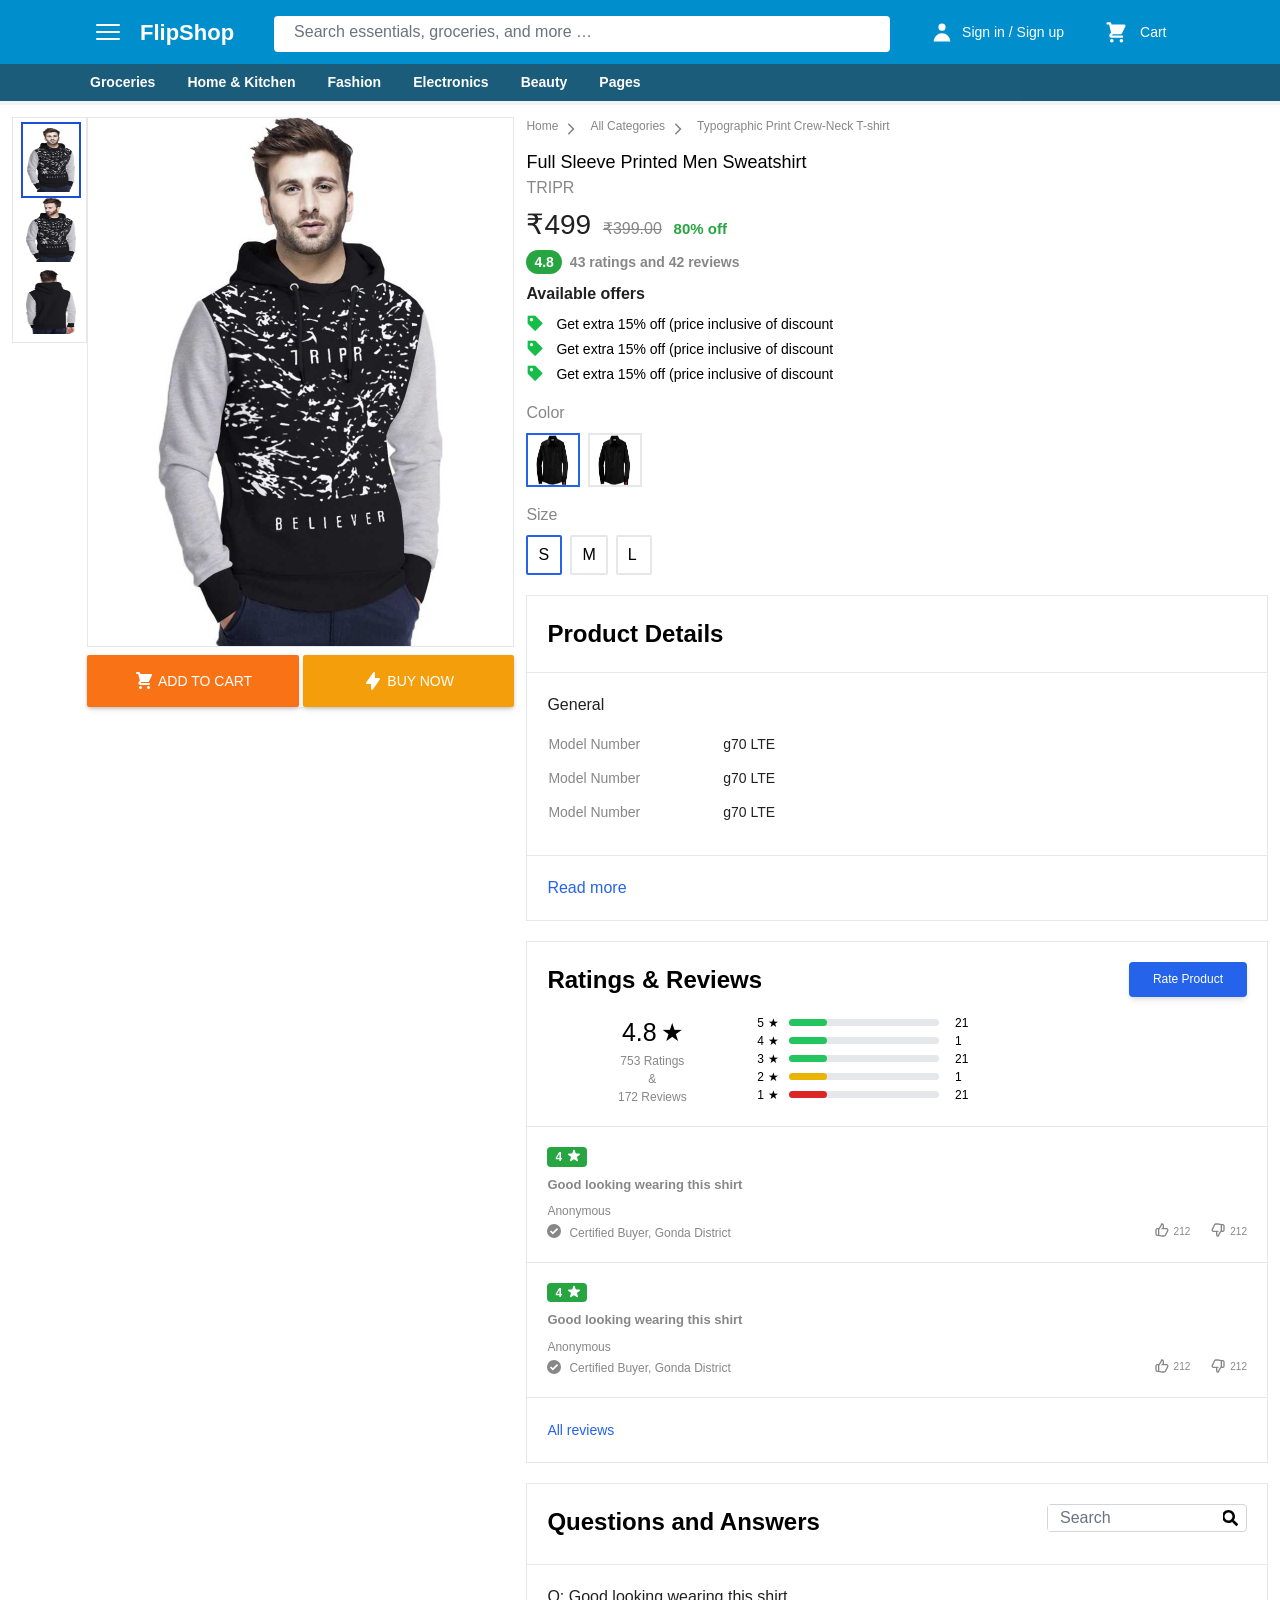
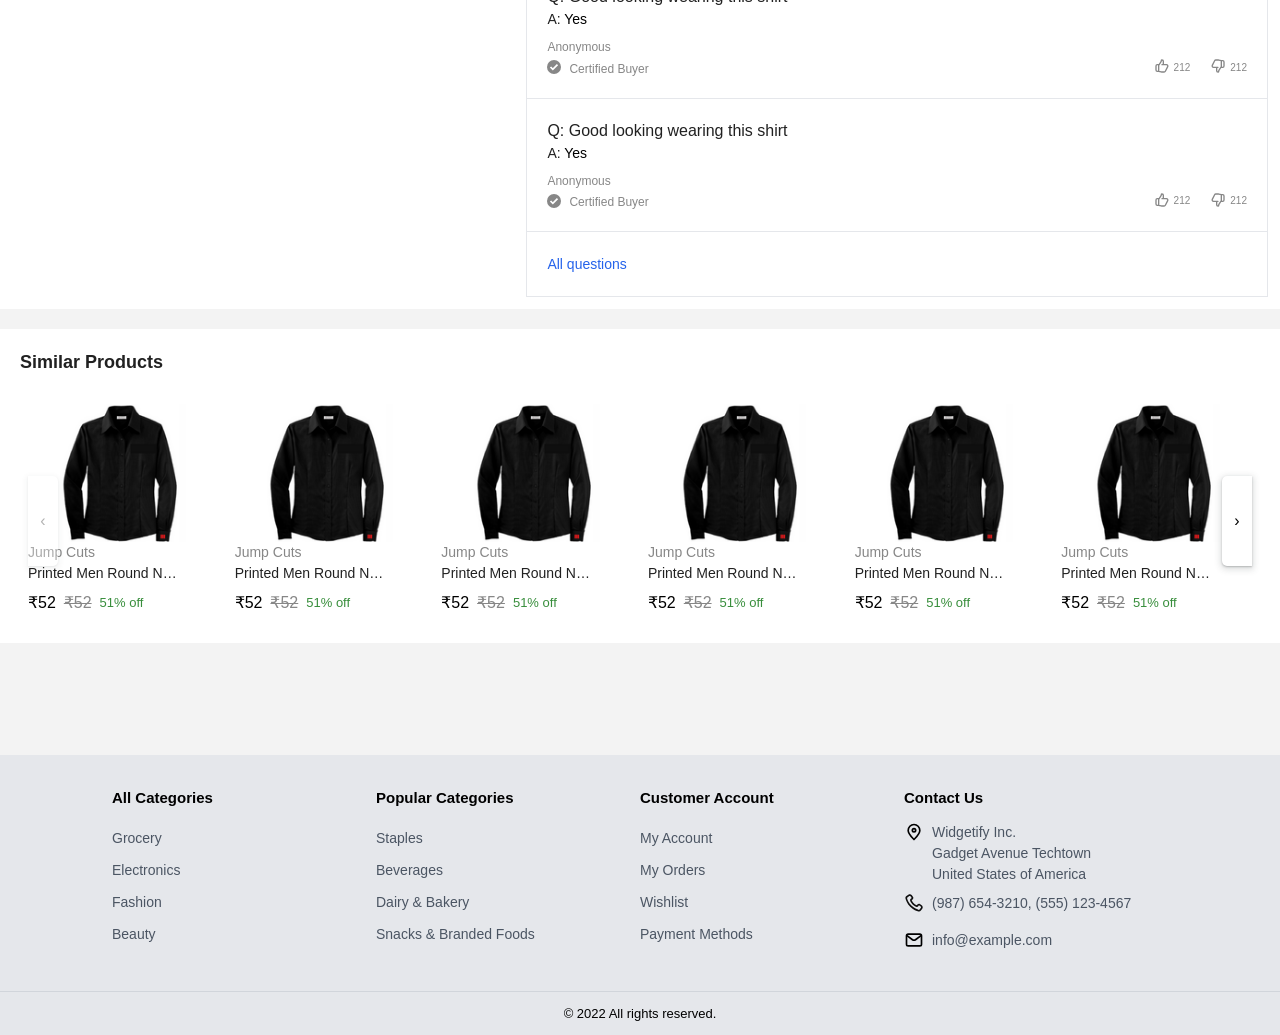
<file: ECommerceproject/product.html>
<!doctype html>
<html>
<head>
     <meta charset="UTF-8">
     <meta name="viewport" content="width=device-width, initial-scale=1.0">
     <link href="./assets/css/output.css" rel="stylesheet">
     <link href="./assets/css/custom.css" rel="stylesheet" />
     <link href="./assets/css/owl.carousel.min.css" rel="stylesheet">
     <link href="./assets/css/owl.theme.default.min.css" rel="stylesheet">
     <title>Product Details</title>
</head>
<body class="bg-[#F3F3F3]">
       <!-- Hearder Section -->
       <header class="w-full bg-[#008ECC] flex justify-center h-23 sm:h-23 md:h-23 lg:h-16 fixed top-0 z-50">
          <div class="w-screen  max-w-[1120px]">
               <div class="flex mt-2 sm:mt-2 md:mt-2 lg:mt-4">
                    <div class="menu-bar float-left cursor-pointer text-white ml-3 m-0 mr-4 h-8 w-8 openNav">
                         <svg xmlns="http://www.w3.org/2000/svg" fill="none" viewBox="0 0 24 24" stroke-width="1.5"
                              stroke="currentColor" class="h-8 w-8">
                              <path stroke-linecap="round" stroke-linejoin="round"
                                   d="M3.75 6.75h16.5M3.75 12h16.5m-16.5 5.25h16.5" />
                         </svg>
                    </div>
                    <!-- Side Menu Section -->
                    <div class="menu-section bg-[rgba(0,0,0,.2)] z-[99] w-full h-full fixed left-0 top-0 duration-75 hidden">
                         <div class="menu-sidebar bg-[#ececed] float-left w-[80%] sm:w-[80%] md:w-[80%] lg:w-[320px]  h-full  overflow-y-auto relative z-50">
                                   <div class="menu-header bg-[#008ECC] h-16 sm:h-16 md:h-16 lg:h-16">
                                        <div class="flex justify-between px-3">
                                             <div class="flex justify-center items-center mt-4">
                                                  <div class="close text-white text-2xl cursor-pointer closeNav">
                                                       <svg xmlns="http://www.w3.org/2000/svg" fill="none"
                                                            viewBox="0 0 24 24" stroke-width="1.5" stroke="currentColor"
                                                            class="w-6 h-6">
                                                            <path stroke-linecap="round" stroke-linejoin="round"  d="M15.75 19.5L8.25 12l7.5-7.5" />
                                                       </svg>
                                                  </div>
                                                  <div class="ml-1 text-white font-semibold">Hello</div>
                                             </div>
                                             <div class="profile text-[14px] flex justify-center items-center mt-4">
                                                  <a href="login.html"
                                                       class="text-white font-bold flex  border px-4 py-1 rounded-[40px] hover:border-[#000]">
                                                       Sign In
                                                  </a>
                                             </div>
                                        </div>
                                   </div>
                                   <div class="menu-body">
                                        <div class="menu-category bg-white pt-6 pb-8 px-4 mb-1">
                                             <ul>
                                                  <li>
                                                       <a href="#" class="text-gray-500 block border-b py-2 flex">
                                                            <svg xmlns="http://www.w3.org/2000/svg" fill="none"
                                                                 viewBox="0 0 24 24" stroke-width="1.5" stroke="currentColor"
                                                                 class="w-6 h-6 text-[#008ECC]">
                                                                 <path stroke-linecap="round" stroke-linejoin="round"
                                                                      d="M2.25 12l8.954-8.955c.44-.439 1.152-.439 1.591 0L21.75 12M4.5 9.75v10.125c0 .621.504 1.125 1.125 1.125H9.75v-4.875c0-.621.504-1.125 1.125-1.125h2.25c.621 0 1.125.504 1.125 1.125V21h4.125c.621 0 1.125-.504 1.125-1.125V9.75M8.25 21h8.25" />
                                                            </svg>
                                                            <span class="ml-2">Home</span>
                                                       </a>
                                                  </li>
                                                  <li>
                                                       <a href="#" class="text-gray-500 block border-b py-3 flex">
                                                            <svg xmlns="http://www.w3.org/2000/svg" fill="none"
                                                                 viewBox="0 0 24 24" stroke-width="1.5" stroke="currentColor"
                                                                 class="w-6 h-6 text-[#008ECC]">
                                                                 <path stroke-linecap="round" stroke-linejoin="round"
                                                                      d="M10.5 6h9.75M10.5 6a1.5 1.5 0 11-3 0m3 0a1.5 1.5 0 10-3 0M3.75 6H7.5m3 12h9.75m-9.75 0a1.5 1.5 0 01-3 0m3 0a1.5 1.5 0 00-3 0m-3.75 0H7.5m9-6h3.75m-3.75 0a1.5 1.5 0 01-3 0m3 0a1.5 1.5 0 00-3 0m-9.75 0h9.75" />
                                                            </svg>
                                                            <span class="ml-2">Category</span>
                                                       </a>
                                                  </li>
                                             </ul>
                                             <div class=" font-semibold text-black text-sm mt-4 mb-3">My Account</div>
                                             <ul>
                                                  <li>
                                                       <a href="#" class="text-gray-500 block border-b py-2 flex">
                                                            <svg xmlns="http://www.w3.org/2000/svg" fill="none"
                                                                 viewBox="0 0 24 24" stroke-width="1.5" stroke="currentColor"
                                                                 class="w-6 h-6 text-[#008ECC]">
                                                                 <path stroke-linecap="round" stroke-linejoin="round"
                                                                      d="M2.25 12l8.954-8.955c.44-.439 1.152-.439 1.591 0L21.75 12M4.5 9.75v10.125c0 .621.504 1.125 1.125 1.125H9.75v-4.875c0-.621.504-1.125 1.125-1.125h2.25c.621 0 1.125.504 1.125 1.125V21h4.125c.621 0 1.125-.504 1.125-1.125V9.75M8.25 21h8.25" />
                                                            </svg>
                                                            <span class="ml-2">My Orders</span>
                                                       </a>
                                                  </li>
                                                  <li>
                                                       <a href="#" class="text-gray-500 block border-b py-3 flex">
                                                            <svg xmlns="http://www.w3.org/2000/svg" fill="none" viewBox="0 0 24 24" stroke-width="1.5" stroke="currentColor" class="w-6 h-6 text-[#008ECC]">
                                                                 <path stroke-linecap="round" stroke-linejoin="round" d="M8.25 6.75h12M8.25 12h12m-12 5.25h12M3.75 6.75h.007v.008H3.75V6.75zm.375 0a.375.375 0 11-.75 0 .375.375 0 01.75 0zM3.75 12h.007v.008H3.75V12zm.375 0a.375.375 0 11-.75 0 .375.375 0 01.75 0zm-.375 5.25h.007v.008H3.75v-.008zm.375 0a.375.375 0 11-.75 0 .375.375 0 01.75 0z" />
                                                            </svg>
                                                            <span class="ml-2">My List</span>
                                                       </a>
                                                  </li>
                                                  <li>
                                                       <a href="#" class="text-gray-500 block border-b py-3 flex">
                                                            <svg xmlns="http://www.w3.org/2000/svg" fill="none" viewBox="0 0 24 24" stroke-width="1.5" stroke="currentColor" class="w-6 h-6 text-[#008ECC]">
                                                                 <path stroke-linecap="round" stroke-linejoin="round" d="M21 8.25c0-2.485-2.099-4.5-4.688-4.5-1.935 0-3.597 1.126-4.312 2.733-.715-1.607-2.377-2.733-4.313-2.733C5.1 3.75 3 5.765 3 8.25c0 7.22 9 12 9 12s9-4.78 9-12z" />
                                                               </svg>
                                                            <span class="ml-2">My Wishlist</span>
                                                       </a>
                                                  </li>
                                                  <li>
                                                       <a href="#" class="text-gray-500 block border-b py-3 flex">
                                                            <svg xmlns="http://www.w3.org/2000/svg" fill="none" viewBox="0 0 24 24" stroke-width="1.5" stroke="currentColor" class="w-6 h-6 text-[#008ECC]">
                                                                 <path stroke-linecap="round" stroke-linejoin="round" d="M21 12a2.25 2.25 0 00-2.25-2.25H15a3 3 0 11-6 0H5.25A2.25 2.25 0 003 12m18 0v6a2.25 2.25 0 01-2.25 2.25H5.25A2.25 2.25 0 013 18v-6m18 0V9M3 12V9m18 0a2.25 2.25 0 00-2.25-2.25H5.25A2.25 2.25 0 003 9m18 0V6a2.25 2.25 0 00-2.25-2.25H5.25A2.25 2.25 0 003 6v3" />
                                                               </svg>
                                                            <span class="ml-2">Wallet</span>
                                                       </a>
                                                  </li>
                                             </ul>
                                             <div class=" font-semibold text-black text-sm mt-4 mb-3">Help & Support</div>
                                             <ul>
                                                  <li>
                                                       <a href="#" class="text-gray-500 block border-b py-2 flex">
                                                            <svg xmlns="http://www.w3.org/2000/svg" fill="none" viewBox="0 0 24 24" stroke-width="1.5" stroke="currentColor" class="w-6 h-6 text-[#008ECC]">
                                                                 <path stroke-linecap="round" stroke-linejoin="round" d="M9.879 7.519c1.171-1.025 3.071-1.025 4.242 0 1.172 1.025 1.172 2.687 0 3.712-.203.179-.43.326-.67.442-.745.361-1.45.999-1.45 1.827v.75M21 12a9 9 0 11-18 0 9 9 0 0118 0zm-9 5.25h.008v.008H12v-.008z" />
                                                               </svg>
                                                            <span class="ml-2">FAQs/Need Help</span>
                                                       </a>
                                                  </li>
                                                  <li>
                                                       <a href="#" class="text-gray-500 block border-b py-3 flex">
                                                            <svg xmlns="http://www.w3.org/2000/svg" fill="none" viewBox="0 0 24 24" stroke-width="1.5" stroke="currentColor" class="w-6 h-6 text-[#008ECC]">
                                                                 <path stroke-linecap="round" stroke-linejoin="round" d="M18 18.72a9.094 9.094 0 003.741-.479 3 3 0 00-4.682-2.72m.94 3.198l.001.031c0 .225-.012.447-.037.666A11.944 11.944 0 0112 21c-2.17 0-4.207-.576-5.963-1.584A6.062 6.062 0 016 18.719m12 0a5.971 5.971 0 00-.941-3.197m0 0A5.995 5.995 0 0012 12.75a5.995 5.995 0 00-5.058 2.772m0 0a3 3 0 00-4.681 2.72 8.986 8.986 0 003.74.477m.94-3.197a5.971 5.971 0 00-.94 3.197M15 6.75a3 3 0 11-6 0 3 3 0 016 0zm6 3a2.25 2.25 0 11-4.5 0 2.25 2.25 0 014.5 0zm-13.5 0a2.25 2.25 0 11-4.5 0 2.25 2.25 0 014.5 0z" />
                                                               </svg>
                                                            <span class="ml-2">About Us</span>
                                                       </a>
                                                  </li>
                                                  <li>
                                                       <a href="#" class="text-gray-500 block border-b py-3 flex">
                                                            <svg xmlns="http://www.w3.org/2000/svg" fill="none" viewBox="0 0 24 24" stroke-width="1.5" stroke="currentColor" class="w-6 h-6 text-[#008ECC]">
                                                                 <path stroke-linecap="round" stroke-linejoin="round" d="M14.25 9.75v-4.5m0 4.5h4.5m-4.5 0l6-6m-3 18c-8.284 0-15-6.716-15-15V4.5A2.25 2.25 0 014.5 2.25h1.372c.516 0 .966.351 1.091.852l1.106 4.423c.11.44-.054.902-.417 1.173l-1.293.97a1.062 1.062 0 00-.38 1.21 12.035 12.035 0 007.143 7.143c.441.162.928-.004 1.21-.38l.97-1.293a1.125 1.125 0 011.173-.417l4.423 1.106c.5.125.852.575.852 1.091V19.5a2.25 2.25 0 01-2.25 2.25h-2.25z" />
                                                               </svg>
                                                            <span class="ml-2">Contact Us</span>
                                                       </a>
                                                  </li>
                                                  <li>
                                                       <a href="#" class="text-gray-500 block border-b py-3 flex">
                                                            <svg xmlns="http://www.w3.org/2000/svg" fill="none" viewBox="0 0 24 24" stroke-width="1.5" stroke="currentColor" class="w-6 h-6 text-[#008ECC]">
                                                                 <path stroke-linecap="round" stroke-linejoin="round" d="M12 6.042A8.967 8.967 0 006 3.75c-1.052 0-2.062.18-3 .512v14.25A8.987 8.987 0 016 18c2.305 0 4.408.867 6 2.292m0-14.25a8.966 8.966 0 016-2.292c1.052 0 2.062.18 3 .512v14.25A8.987 8.987 0 0018 18a8.967 8.967 0 00-6 2.292m0-14.25v14.25" />
                                                               </svg>
                                                            <span class="ml-2">Guide</span>
                                                       </a>
                                                  </li>
                                                  <li>
                                                       <a href="#" class="text-gray-500 block border-b py-3 flex">
                                                            <svg xmlns="http://www.w3.org/2000/svg" fill="none" viewBox="0 0 24 24" stroke-width="1.5" stroke="currentColor" class="w-6 h-6 text-[#008ECC]">
                                                                 <path stroke-linecap="round" stroke-linejoin="round" d="M11.25 11.25l.041-.02a.75.75 0 011.063.852l-.708 2.836a.75.75 0 001.063.853l.041-.021M21 12a9 9 0 11-18 0 9 9 0 0118 0zm-9-3.75h.008v.008H12V8.25z" />
                                                               </svg>
                                                            <span class="ml-2">Caution Notice</span>
                                                       </a>
                                                  </li>
                                             </ul>
                                        </div>
     
                                       
                                   </div>
                         </div>
                    </div>
                    <!-- Logo  -->
                    <div class="logo flex justify-center mr-10">
                         <a href="index.html" class="max-w-full text-white font-bold text-[22px]">
                               FlipShop
                         </a>
                    </div>
                    <!-- Search -->
                    <div
                         class="search-container w-[55%] h-9 mr-10 rounded bg-white hidden md:hidden sm:hidden lg:block">
                         <div class="search-box h-10 flex">
                              <form action="" class="p-1 pl-5 w-[95%]">
                                   <input type="text"
                                        class="w-full p-0 border-none border-transparent focus:border-transparent focus:ring-0"
                                        placeholder="Search essentials, groceries, and more …">
                              </form>
                              <div class="search-list w-6 h-6 mt-1.5"></div>
                         </div>
                    </div>
                    <!-- Login -->
                    <div class="login mt-1 mr-2 sm:mr-3 md:mr-3 lg:mr-8">
                         <a href="login.html" class="text-sm text-white flex">
                              <span><svg xmlns="http://www.w3.org/2000/svg" class="h-6 w-6" viewBox="0 0 20 20"
                                        fill="currentColor">
                                        <path fill-rule="evenodd"
                                             d="M10 9a3 3 0 100-6 3 3 0 000 6zm-7 9a7 7 0 1114 0H3z"
                                             clip-rule="evenodd" />
                                   </svg></span>
                              <span class="hidden md:hidden sm:hidden lg:block  ml-2 mt-[2px]">Sign in / Sign up</span>
                         </a>
                    </div>
                    <!-- Cart -->
                    <div class="cart mt-[5px]">
                         <a href="cart.html" class="text-sm pl-2 text-white flex">
                              <span class="mr-3 sm:mr-3 md:mr-5 lg:mr-3">
                                   <svg xmlns="http://www.w3.org/2000/svg" class="h-6 w-6" viewBox="0 0 20 20"
                                        fill="currentColor">
                                        <path
                                             d="M3 1a1 1 0 000 2h1.22l.305 1.222a.997.997 0 00.01.042l1.358 5.43-.893.892C3.74 11.846 4.632 14 6.414 14H15a1 1 0 000-2H6.414l1-1H14a1 1 0 00.894-.553l3-6A1 1 0 0017 3H6.28l-.31-1.243A1 1 0 005 1H3zM16 16.5a1.5 1.5 0 11-3 0 1.5 1.5 0 013 0zM6.5 18a1.5 1.5 0 100-3 1.5 1.5 0 000 3z" />
                                   </svg>
                              </span>
                              <span class="hidden md:hidden sm:hidden lg:block  mt-[1px]">Cart</span>
                         </a>
                    </div>
               </div>
               <!-- Mobile Search Section -->
               <div
                    class="mobile-search-container w-[95%] m-auto h-8 mt-1 rounded bg-white block md:block sm:block lg:hidden">
                    <div class="search-box h-10 flex">
                         <form action="" class="p-1 pl-5 w-full">
                              <input type="text"
                                   class="w-full border-transparent focus:border-transparent focus:ring-0 border-none p-0"
                                   placeholder="Search essentials, groceries, and more …">
                         </form>
                         <div class="search-list mr-2 w-6 h-6 mt-1.5"></div>
                    </div>
               </div>
          </div>
     </header>
     <!-- Menu Section -->
     <div class="w-full bg-[#0c5273ef] fixed top-[64px] z-10 hidden sm:hidden md:hidden lg:block">
          <nav class="max-w-[1100px] m-auto">
               <ul class="flex">
                   <li class="relative parent-menu">
                    <a href="fliter.html" class="text-white font-semibold text-[14px] pr-4 py-2 block">Groceries</a>
                    <div class="child-menu">
                         <div class="absolute top-[37px]">
                              <ul class="max-w-[250px] min-w-[250px] bg-[#fff] p-[8px] shadow rounded-b-[6px]">
                                   <li><a href="fliter.html" class="py-2 px-1 block rounded hover:bg-gray-100 hover:text-black">Fruits</a></li>
                                   <li><a href="fliter.html" class="py-2 px-1 block rounded hover:bg-gray-100 hover:text-black">Dairy</a></li>
                                   <li><a href="fliter.html" class="py-2 px-1 block rounded hover:bg-gray-100 hover:text-black">Bakery</a></li>
                                   <li><a href="fliter.html" class="py-2 px-1 block rounded hover:bg-gray-100 hover:text-black">Personal Care</a></li>
                              </ul>
                         </div>
                    </div>
                  </li>
                  <li class="relative parent-menu">
                    <a href="fliter.html" class="text-white font-semibold text-[14px] px-4 py-2 block">Home & Kitchen</a>
                    <div class="child-menu">
                         <div class="absolute top-[37px]">
                              <ul class="max-w-[250px] min-w-[250px] bg-[#fff] p-[8px] shadow rounded-b-[6px]">
                                   <li><a href="fliter.html" class="py-2 px-1 block rounded hover:bg-gray-100 hover:text-black">Kitchenware</a></li>
                                   <li><a href="fliter.html" class="py-2 px-1 block rounded hover:bg-gray-100 hover:text-black">Furniture</a></li>
                                   <li><a href="fliter.html" class="py-2 px-1 block rounded hover:bg-gray-100 hover:text-black">Tableware</a></li>
                                   <li><a href="fliter.html" class="py-2 px-1 block rounded hover:bg-gray-100 hover:text-black">Home Decor</a></li>
                              </ul>
                         </div>
                    </div>
                   </li>
                   <li class="relative parent-menu">
                    <a href="fliter.html" class="text-white font-semibold text-[14px] px-4 py-2 block">Fashion</a>
                    <div class="child-menu">
                         <div class="absolute top-[37px]">
                              <ul class="max-w-[250px] min-w-[250px] bg-[#fff] p-[8px] shadow rounded-b-[6px]">
                                   <li><a href="fliter.html" class="py-2 px-1 block rounded hover:bg-gray-100 hover:text-black">Men</a></li>
                                   <li><a href="fliter.html" class="py-2 px-1 block rounded hover:bg-gray-100 hover:text-black">Women</a></li>
                                   <li><a href="fliter.html" class="py-2 px-1 block rounded hover:bg-gray-100 hover:text-black">Boy</a></li>
                                   <li><a href="fliter.html" class="py-2 px-1 block rounded hover:bg-gray-100 hover:text-black">Girl</a></li>
                              </ul>
                         </div>
                    </div>
                    </li>
                    <li class="relative parent-menu">
                    <a href="fliter.html" class="text-white font-semibold text-[14px] px-4 py-2 block">Electronics</a>
                    <div class="child-menu">
                         <div class="absolute top-[37px]">
                              <ul class="max-w-[250px] min-w-[250px] bg-[#fff] p-[8px] shadow rounded-b-[6px]">
                                   <li><a href="fliter.html" class="py-2 px-1 block rounded hover:bg-gray-100 hover:text-black">Mobiles</a></li>
                                   <li><a href="fliter.html" class="py-2 px-1 block rounded hover:bg-gray-100 hover:text-black">Tablets</a></li>
                                   <li><a href="fliter.html" class="py-2 px-1 block rounded hover:bg-gray-100 hover:text-black">Laptop</a></li>
                                   <li><a href="fliter.html" class="py-2 px-1 block rounded hover:bg-gray-100 hover:text-black">Desktop</a></li>
                              </ul>
                         </div>
                    </div>
                    </li>
                    <li class="relative parent-menu">
                    <a href="fliter.html" class="text-white font-semibold text-[14px] px-4 py-2 block">Beauty</a>
                    <div class="child-menu">
                         <div class="absolute top-[37px]">
                              <ul class="max-w-[250px] min-w-[250px] bg-[#fff] p-[8px] shadow rounded-b-[6px]">
                                   <li><a href="fliter.html" class="py-2 px-1 block rounded hover:bg-gray-100 hover:text-black">Make-Up</a></li>
                                   <li><a href="fliter.html" class="py-2 px-1 block rounded hover:bg-gray-100 hover:text-black">Hair</a></li>
                                   <li><a href="fliter.html" class="py-2 px-1 block rounded hover:bg-gray-100 hover:text-black">Skin Care</a></li>
                                   <li><a href="fliter.html" class="py-2 px-1 block rounded hover:bg-gray-100 hover:text-black">Fragrances</a></li>
                              </ul>
                         </div>
                    </div>
                    </li>
                    <li class="relative parent-menu">
                         <a href="#" class="text-white font-semibold text-[14px] px-4 py-2 block">Pages</a>
                         <div class="child-menu">
                              <div class="absolute top-[37px]">
                                   <ul class="max-w-[250px] min-w-[250px] bg-[#fff] p-[8px] shadow rounded-b-[6px]">
                                        <li><a href="login.html" class="py-2 px-1 block rounded hover:bg-gray-100 hover:text-black">Login/Signup Page</a></li>
                                        <li><a href="verify.html" class="py-2 px-1 block rounded hover:bg-gray-100 hover:text-black">OTP Verify Page</a></li>
                                        <li><a href="fliter.html" class="py-2 px-1 block rounded hover:bg-gray-100 hover:text-black">Shop Page</a></li>
                                        <li><a href="product.html" class="py-2 px-1 block rounded hover:bg-gray-100 hover:text-black">Shop Single Page</a></li>
                                        <li><a href="cart.html" class="py-2 px-1 block rounded hover:bg-gray-100 hover:text-black">Cart Page</a></li>
                                        <li><a href="checkout.html" class="py-2 px-1 block rounded hover:bg-gray-100 hover:text-black">Checkout Page</a></li>
                                   </ul>
                              </div>
                         </div>
                    </li>
               </ul>
         </nav>
     </div>
     <div class="product-section max-w-[1366px] m-auto mt-[70px] sm:mt-[70px] md:mt-[70px] lg:mt-[105px]">
          <div class="block sm:block md:block lg:flex p-3 bg-white">
               <div class="w-[100%] sm:w-[100%] md:w-[100%] lg:w-[40%] relative sm:relative md:relative lg:sticky top-0 sm:top-0 md:top-0 lg:top-[64px] bottom-0 z-2 h-[100%] sm:h-[100%] md:h-[100%] lg:h-[100vh] ">
                    <div class="flex sm:flex-col-reverse flex-col-reverse md:flex-col-reverse lg:flex-row mt-5 sm:mt-5 md:mt-5 lg:mt-0">
                         <div id="thumbs" class="w-[100%] sm:w-[100%] md:w-[100%] lg:w-[15%]">
                              <ul class="border-0 sm:border-0 md:border-0 lg:border pt-1 pb-1 flex sm:flex md:flex lg:block">
                                   <li class="w-[60px] h-[60px] mb-3 ml-0 sm:ml-0 md:ml-0 lg:ml-[8px]">
                                        <a class="block p-1 border-2 border-blue-700 border-thumb"
                                             href="./assets/image/1.jpeg" rel="./assets/image/1.jpeg"
                                             data-image="./assets/image/1.jpeg"
                                             data-zoom-image="./assets/image/1.jpeg">
                                             <img src="./assets/image/1.jpeg" alt="1" class="w-[60px] h-[60px]" />
                                        </a>
                                   </li>

                                   <li class="w-[60px] h-[60px] mb-3 ml-0 sm:ml-0 md:ml-0 lg:ml-[8px]">
                                        <a class="block p-1" href="./assets/image/2.jpeg" rel="./assets/image/2.jpeg"
                                             data-image="./assets/image/2.jpeg"
                                             data-zoom-image="./assets/image/2.jpeg">
                                             <img src="./assets/image/2.jpeg" alt="2"  class="w-[60px] h-[60px]" />
                                        </a>
                                   </li>
                                   <li class="w-[60px] h-[60px] mb-3 ml-0 sm:ml-0 md:ml-0 lg:ml-[8px]">
                                        <a class="block p-1" href="./assets/image/3.jpeg" rel="./assets/image/3.jpeg"
                                             data-image="./assets/image/3.jpeg"
                                             data-zoom-image="./assets/image/3.jpeg">
                                             <img src="./assets/image/3.jpeg" alt="3"  class="w-[60px] h-[60px]" />
                                        </a>
                                   </li>
                              </ul>
                         </div>
                         <div class="w-[100%] sm:w-[100%] md:w-[100%] lg:w-[85%]">
                                   <div id="bigpic" class="flex justify-center border">
                                        <img src="./assets/image/1.jpeg" alt="1" id="zoom_01" class="w-[200px]  h-[300px] sm:w-[200px] md:w-[200px] lg:w-[285px] sm:h-[300px] md:h-[300px] lg:h-[528px]"
                                        data-zoom-image="./assets/image/1.jpeg" />
                                   </div>
                               <div class="buy-btn-cart mt-2 bottom-0 bg-white sm:bg-white md:bg-white lg:bg-none z-50 sm:z-50 md:z-50 lg:z-0 sm:bottom-0 md:bottom-0 left-0 sm:left-0 md:left-0 right-0 sm:right-0 md:right-0 fixed sm:fixed md:fixed lg:relative">
                                      <ul class="flex">
                                           <li class="text-center w-[50%] mr-1">
                                             <div class="flex space-x-2 justify-center">
                                                  <a href="cart.html" class="w-full">
                                                  <button type="button"  class="w-full flex justify-center px-6 py-[16px] bg-orange-500 text-white font-medium text-xs leading-tight uppercase rounded-[2px] shadow-md hover:bg-orange-500 hover:shadow-lg focus:bg-orange-500 focus:shadow-lg focus:outline-none focus:ring-0 active:bg-orange-600 active:shadow-lg transition duration-150 ease-in-out">
                                                     <svg xmlns="http://www.w3.org/2000/svg" class="h-5 w-5" viewBox="0 0 20 20" fill="currentColor">
                                                       <path d="M3 1a1 1 0 000 2h1.22l.305 1.222a.997.997 0 00.01.042l1.358 5.43-.893.892C3.74 11.846 4.632 14 6.414 14H15a1 1 0 000-2H6.414l1-1H14a1 1 0 00.894-.553l3-6A1 1 0 0017 3H6.28l-.31-1.243A1 1 0 005 1H3zM16 16.5a1.5 1.5 0 11-3 0 1.5 1.5 0 013 0zM6.5 18a1.5 1.5 0 100-3 1.5 1.5 0 000 3z" />
                                                     </svg>
                                                    <span class="mt-[2px] pl-1 text-[14px]">Add to Cart</span>
                                                  </button>
                                                </a>
                                             </div>
                                           </li>
                                           <li class="text-center w-[50%] ">
                                             <div class="flex space-x-2 justify-center">
                                                     <a href="cart.html" class="w-full">
                                                     <button type="button" class="w-full flex justify-center px-6 py-[16px] bg-amber-500 text-white font-medium text-xs leading-tight uppercase rounded-[2px] shadow-md hover:bg-amber-500 hover:shadow-lg focus:bg-amber-500 focus:shadow-lg focus:outline-none focus:ring-0 active:bg-amber-600 active:shadow-lg transition duration-150 ease-in-out">
                                                     
                                                       <svg xmlns="http://www.w3.org/2000/svg" class="h-5 w-5" viewBox="0 0 20 20" fill="currentColor">
                                                            <path fill-rule="evenodd" d="M11.3 1.046A1 1 0 0112 2v5h4a1 1 0 01.82 1.573l-7 10A1 1 0 018 18v-5H4a1 1 0 01-.82-1.573l7-10a1 1 0 011.12-.38z" clip-rule="evenodd" />
                                                       </svg>
                                                      <span class="mt-[2px] pl-1 text-[14px]">Buy Now</span>
                                                    </button>
                                                  </a>
                                             </div>
                                           </li>
                                      </ul>
                               </div>
                         </div>
                    </div>
               </div>
               <div class="w-[100%] sm:w-[100%] md:w-[100%] lg:w-[60%] pl-3  ">
                    <div class="breadcrumbs hidden sm:hidden md:hidden lg:block">
                         <ul class="flex text-[12px] text-[#878787]">
                              <li class="home pr-2 flex"> <a href="#" title="Go to Home"> Home </a> 
                                   <svg class="rotate-[270deg] text-[#878787]" xmlns="http://www.w3.org/2000/svg" width="24" height="24" viewBox="0 0 24 24">
                                        <g fill="none" fill-rule="evenodd">
                                            <path d="M0 0H24V24H0z"/>
                                            <path d="M0 0H24V24H0z"/>
                                            <path fill="#000" fill-opacity=".5" d="M17.28 10.22c-.293-.293-.768-.293-1.06 0l-4.228 4.224-4.213-4.212c-.292-.293-.767-.293-1.06 0-.292.292-.292.767 0 1.06l4.743 4.742c.147.148.337.22.53.22.192 0 .385-.072.53-.22l4.757-4.757c.295-.29.295-.765 0-1.058z"/>
                                        </g>
                                    </svg>
                              </li>
                              <li class="home pr-2 flex"> <a href="#" title="Go to All Categories"> All Categories</a>
                                   <svg class="rotate-[270deg] text-[#878787]" xmlns="http://www.w3.org/2000/svg" width="24" height="24" viewBox="0 0 24 24">
                                        <g fill="none" fill-rule="evenodd">
                                            <path d="M0 0H24V24H0z"/>
                                            <path d="M0 0H24V24H0z"/>
                                            <path fill="#000" fill-opacity=".5" d="M17.28 10.22c-.293-.293-.768-.293-1.06 0l-4.228 4.224-4.213-4.212c-.292-.293-.767-.293-1.06 0-.292.292-.292.767 0 1.06l4.743 4.742c.147.148.337.22.53.22.192 0 .385-.072.53-.22l4.757-4.757c.295-.29.295-.765 0-1.058z"/>
                                        </g>
                                    </svg>
                              </li>
                              <li class="home pr-2 flex"><span>Typographic Print Crew-Neck T-shirt</span></li>
                         </ul>
                    </div>
                    <div class="product-title mt-2">
                         <h1>
                              <span class="text-[18px]">Full Sleeve Printed Men Sweatshirt</span>
                              <span class="table text-[#878787]">TRIPR</span>
                         </h1>
                    </div>
                    <div class="price mt-1">
                         <div class="text-[28px] text-[#212121]">
                              <span>&#8377;499</span>
                              <span class="text-[#878787] text-[16px] ml-1"><strike>&#8377;399.00</strike></span>
                              <span class="text-[15px] text-[#26a541] font-semibold ml-1">80% off</span>
                         </div>
                    </div>
                    <div class="rating mt-1 goToRating cursor-pointer table">
                         
                              <span class="bg-[#26a541] text-[14px] font-semibold text-white pt-1 pl-2 pr-2 pb-1 rounded-[14px]">4.8</span>
                              <span class=" font-semibold text-[14px] text-[#878787] ml-2">43 ratings and 42 reviews</span>
                      
                    </div>
                    <div class="offer mt-2">
                         <span class="text-[#212121] text-[16px] font-semibold">Available offers</span>
                         <ul class="mt-2">
                              <li class="flex text-[14px] mb-1"><span class="mr-3"><img src="./assets/image/offer.png"
                                             alt="offer" width="18" height="18"></span><span>Get extra 15% off (price
                                        inclusive of discount</span></li>
                              <li class="flex text-[14px] mb-1"><span class="mr-3"><img src="./assets/image/offer.png"
                                             alt="offer" width="18" height="18"></span><span>Get extra 15% off (price
                                        inclusive of discount</span></li>
                              <li class="flex text-[14px] mb-1"><span class="mr-3"><img src="./assets/image/offer.png"
                                             alt="offer" width="18" height="18"></span><span>Get extra 15% off (price
                                        inclusive of discount</span></li>
                         </ul>
                    </div>
                    <div class="product-color mt-4">
                         <span class="text-[16px] font-medium text-[#878787]">Color</span>
                         <ul class="mt-2 flex">
                              <li><a href="#" class="color-product-img mr-2 border-2 border-blue-600 block links-click"><img src="./assets/image/3.png" class="w-[50px] h-[50px]" alt="product-img"></a></li>
                              <li><a href="#" class="color-product-img mr-2 border-2 block links-click"><img src="./assets/image/3.png" class="w-[50px] h-[50px]" alt="product-img"></a></li>
                         </ul>

                    </div>
                    <div class="product-size mt-4">
                         <span class="text-[16px] font-medium text-[#878787]">Size</span>
                         <ul class="mt-2 flex">
                              <li><a href="#"
                                        class="mr-2 block border-blue-600 size-click pt-[6px] pb-[6px] pl-[10px] pr-[10px] rounded-[2px] min-w-[36px] border-2">S</a>
                              </li>
                              <li><a href="#"
                                        class="mr-2 block size-click pt-[6px] pb-[6px] pl-[10px] pr-[10px] rounded-[2px] min-w-[36px] border-2">M</a>
                              </li>
                              <li><a href="#"
                                        class="mr-2 block size-click pt-[6px] pb-[6px] pl-[10px] pr-[10px] rounded-[2px] min-w-[36px] border-2">L</a>
                              </li>
                         </ul>
                    </div>

                    <div class="product-details-section  border mt-5">
                         <div class="flex justify-between border-b p-5">
                              <div>
                                   <p class="text-[24px] font-semibold">Product Details</p>
                              </div>
                              <div>
                                   <div class="flex justify-center">
                                       
                                   </div>
                              </div>
                         </div>
                         <div class="show-product-details">
                              <div class="border-b p-5">
                                  <p class="text-[#212121] font-medium mb-4">General</p>
                                  <div class="">
                                   <table class="w-[100%]">
                                        <tbody>
                                        <tr>
                                             <td class="w-[35%] sm:w-[35%] md:w-[30%] lg:w-[25%] text-[14px] text-[#878787] pb-[12px]">Model Number</td>
                                             <td class="w-[65%] sm:w-[65%] md:w-[70%] lg:w-[75%] text-[14px] text-[#212121] pb-[12px]">
                                                  <ul>
                                                       <li>g70 LTE</li>
                                                  </ul>
                                             </td>
                                        </tr>
                                        <tr>
                                             <td class="w-[35%] sm:w-[35%] md:w-[30%] lg:w-[25%] text-[14px] text-[#878787] pb-[12px]">Model Number</td>
                                             <td class="w-[65%] sm:w-[65%] md:w-[70%] lg:w-[75%] text-[14px] text-[#212121] pb-[12px]">
                                                  <ul>
                                                       <li>g70 LTE</li>
                                                  </ul>
                                             </td>
                                        </tr>
                                        <tr>
                                             <td class="w-[35%] sm:w-[35%] md:w-[30%] lg:w-[25%] text-[14px] text-[#878787] pb-[12px]">Model Number</td>
                                             <td class="w-[65%] sm:w-[65%] md:w-[70%] lg:w-[75%] text-[14px] text-[#212121] pb-[12px]">
                                                  <ul>
                                                       <li>g70 LTE</li>
                                                  </ul>
                                             </td>
                                        </tr>
                                        </tbody>
                                      </table>
                                   </div>
                              </div>
                              <div class="more-details hidden">
                                   <div class="border-b p-5">
                                        <p class="text-[#212121] font-medium mb-4">Display Features</p>
                                        <div class="">
                                         <table class="w-[100%]">
                                              <tbody>
                                                  <tr>
                                                       <td class="w-[35%] sm:w-[35%] md:w-[30%] lg:w-[25%] text-[14px] text-[#878787] pb-[12px]">Model Number</td>
                                                       <td class="w-[65%] sm:w-[65%] md:w-[70%] lg:w-[75%] text-[14px] text-[#212121] pb-[12px]">
                                                            <ul>
                                                                 <li>g70 LTE</li>
                                                            </ul>
                                                       </td>
                                                  </tr>
                                                  <tr>
                                                       <td class="w-[35%] sm:w-[35%] md:w-[30%] lg:w-[25%] text-[14px] text-[#878787] pb-[12px]">Model Number</td>
                                                       <td class="w-[65%] sm:w-[65%] md:w-[70%] lg:w-[75%] text-[14px] text-[#212121] pb-[12px]">
                                                            <ul>
                                                                 <li>g70 LTE</li>
                                                            </ul>
                                                       </td>
                                                  </tr>
                                                  <tr>
                                                       <td class="w-[35%] sm:w-[35%] md:w-[30%] lg:w-[25%] text-[14px] text-[#878787] pb-[12px]">Model Number</td>
                                                       <td class="w-[65%] sm:w-[65%] md:w-[70%] lg:w-[75%] text-[14px] text-[#212121] pb-[12px]">
                                                            <ul>
                                                                 <li>g70 LTE</li>
                                                            </ul>
                                                       </td>
                                                  </tr>
                                              </tbody>
                                            </table>
                                         </div>
                                    </div>
                                    <div class="border-b p-5">
                                        <p class="text-[#212121] font-medium mb-4">Os & Processor Features</p>
                                        <div class="">
                                         <table class="w-[100%]">
                                              <tbody>
                                                  <tr>
                                                       <td class="w-[35%] sm:w-[35%] md:w-[30%] lg:w-[25%] text-[14px] text-[#878787] pb-[12px]">Model Number</td>
                                                       <td class="w-[65%] sm:w-[65%] md:w-[70%] lg:w-[75%] text-[14px] text-[#212121] pb-[12px]">
                                                            <ul>
                                                                 <li>g70 LTE</li>
                                                            </ul>
                                                       </td>
                                                  </tr>
                                                  <tr>
                                                       <td class="w-[35%] sm:w-[35%] md:w-[30%] lg:w-[25%] text-[14px] text-[#878787] pb-[12px]">Model Number</td>
                                                       <td class="w-[65%] sm:w-[65%] md:w-[70%] lg:w-[75%] text-[14px] text-[#212121] pb-[12px]">
                                                            <ul>
                                                                 <li>g70 LTE</li>
                                                            </ul>
                                                       </td>
                                                  </tr>
                                                  <tr>
                                                       <td class="w-[35%] sm:w-[35%] md:w-[30%] lg:w-[25%] text-[14px] text-[#878787] pb-[12px]">Model Number</td>
                                                       <td class="w-[65%] sm:w-[65%] md:w-[70%] lg:w-[75%] text-[14px] text-[#212121] pb-[12px]">
                                                            <ul>
                                                                 <li>g70 LTE</li>
                                                            </ul>
                                                       </td>
                                                  </tr>
                                              </tbody>
                                            </table>
                                         </div>
                                    </div>
                              </div>
                              <div class="see-all-product-details p-5">
                                    <button class="text-[16px] font-medium text-blue-600 onClickShow">Read more</button>
                              </div>
                         </div>
                    </div>

                    <div class="rating-review-section  border mt-5">
                         <div class="border-b p-5">
                              <div class="block justify-between sm:block md:flex lg:flex">
                                   <div>
                                        <p class="text-[24px] font-semibold">Ratings & Reviews</p>
                                   </div>
                                   <div>
                                        <div class="space-x-2 text-right mt-3 sm:mt-3 md:mt-3 lg:mt-0">
                                             <button
                                               type="button"
                                               data-mdb-ripple="true"
                                               data-mdb-ripple-color="light"
                                               class="inline-block px-6 py-2.5 bg-blue-600 text-white font-medium text-xs leading-tight rounded shadow-md hover:bg-blue-700 hover:shadow-lg focus:bg-blue-700 focus:shadow-lg focus:outline-none focus:ring-0 active:bg-blue-800 active:shadow-lg transition duration-150 ease-in-out"
                                             >Rate Product</button>
                                        </div>
                                   </div>
                              </div>
                              <div class="all-rating-review mt-4">
                                   <div class="flex">
                                         <div class="w-[100%] sm:w-[100%] md:w-[100%] lg:w-[30%]">
                                              <div class=" text-center">
                                                  <span class="text-[25px]">4.8<span class="pl-1">★</span></span>
                                                  <span class=" block text-[12px] text-[#878787] font-medium">
                                                    753 Ratings 
                                                  <br>&<br>
                                                    172 Reviews
                                                  </span>
                                              </div>
                                            
                                         </div>
                                         <div class="w-[100%] sm:w-[100%] md:w-[100%] lg:w-[30%] pr-2">
                                             <div class="flex w-[100%] h-[100%] flex-nowrap">
                                                  <ul class="w-[10%]">
                                                       <li class="text-[12px]">5<span class="pl-1">★</span></li>
                                                       <li class="text-[12px]">4<span class="pl-1">★</span></li>
                                                       <li class="text-[12px]">3<span class="pl-1">★</span></li>
                                                       <li class="text-[12px]">2<span class="pl-1">★</span></li>
                                                       <li class="text-[12px]">1<span class="pl-1">★</span></li>
                                                  </ul>
                                                  <ul class="w-[80%] mt-[5px] pl-3">
                                                       <li class="mb-[11px]"> <div class="w-full bg-gray-200 h-[7px] rounded mb-2">
                                                         <div class="bg-green-500 h-[7px] rounded" style="width: 25%"></div>
                                                       </div>
                                                     </li>
                                                     <li class="mb-[11px]"> <div class="w-full bg-gray-200 h-[7px] rounded mb-2">
                                                       <div class="bg-green-500 h-[7px] rounded" style="width: 25%"></div>
                                                     </div>
                                                     </li>
                                                       <li class="mb-[11px]"> <div class="w-full bg-gray-200 h-[7px] rounded mb-2">
                                                            <div class="bg-green-500 h-[7px] rounded" style="width: 25%"></div>
                                                       </div>
                                                       </li>
                                                       <li class="mb-[11px]"> <div class="w-full bg-gray-200 h-[7px] rounded mb-2">
                                                       <div class="bg-yellow-500 h-[7px] rounded" style="width: 25%"></div>
                                                       </div>
                                                       </li>
                                                       <li> <div class="w-full bg-gray-200 h-[7px] rounded mb-2">
                                                            <div class="bg-red-600 h-[7px] rounded" style="width: 25%"></div>
                                                       </div>
                                                       </li>
                                                  </ul>
                                                  <ul class="w-[10%] pl-4">
                                                    <li class="text-[12px]">21</li>
                                                    <li class="text-[12px]">1</li>
                                                    <li class="text-[12px]">21</li>
                                                    <li class="text-[12px]">1</li>
                                                    <li class="text-[12px]">21</li>
                                                 </ul>
                                             </div>
                                               
                                         </div>
                                   </div>
                              </div>
                         </div>
                        
                         <div class="show-rating-review">
                              <div class="border-b p-5">
                                   <div>
                                        <span class="flex w-[40px] bg-[#26a541] text-[12px] font-semibold text-white pt-[1px] pl-2 pr-2 pb-[.5px] rounded-[4px]">4<span class="ml-1"><svg xmlns="http://www.w3.org/2000/svg" class="h-4 w-4" viewBox="0 0 20 20" fill="currentColor">
                                             <path d="M9.049 2.927c.3-.921 1.603-.921 1.902 0l1.07 3.292a1 1 0 00.95.69h3.462c.969 0 1.371 1.24.588 1.81l-2.8 2.034a1 1 0 00-.364 1.118l1.07 3.292c.3.921-.755 1.688-1.54 1.118l-2.8-2.034a1 1 0 00-1.175 0l-2.8 2.034c-.784.57-1.838-.197-1.539-1.118l1.07-3.292a1 1 0 00-.364-1.118L2.98 8.72c-.783-.57-.38-1.81.588-1.81h3.461a1 1 0 00.951-.69l1.07-3.292z" />
                                           </svg></span>
                                        </span>
                                      <p class="text-[13px] font-semibold text-[#878787] mt-2">Good looking wearing this shirt</p>
                                       
                                   </div>
                                   <div class="flex justify-between mt-2">
                                        <div>
                                             <p class="text-[12px] block text-[#878787] font-medium">Anonymous</p>
                                             <span class="text-[12px] text-[#878787] font-medium flex mt-1">
                                                  <svg width="14" height="14" viewBox="0 0 12 12"
                                                       xmlns="http://www.w3.org/2000/svg" class="_3V5JvW">
                                                       <g>
                                                            <circle cx="6" cy="6" r="6" fill="#878787"></circle>
                                                            <path stroke="#FFF" stroke-width="1.5" d="M3 6l2 2 4-4"
                                                                 fill="#878787"></path>
                                                       </g>
                                                  </svg>
                                                  <span class="pl-2 -mt-[.5px]">Certified Buyer, <span>Gonda District</span></span>
                                             </span>
                                        </div>
                                        <div class="flex mt-5">
                                             <span class="like mr-5 cursor-pointer flex text-[#878787]">
                                                  <svg xmlns="http://www.w3.org/2000/svg" class="h-4 w-4" fill="none"
                                                       viewBox="0 0 24 24" stroke="currentColor">
                                                       <path stroke-linecap="round" stroke-linejoin="round"
                                                            stroke-width="2"
                                                            d="M14 10h4.764a2 2 0 011.789 2.894l-3.5 7A2 2 0 0115.263 21h-4.017c-.163 0-.326-.02-.485-.06L7 20m7-10V5a2 2 0 00-2-2h-.095c-.5 0-.905.405-.905.905 0 .714-.211 1.412-.608 2.006L7 11v9m7-10h-2M7 20H5a2 2 0 01-2-2v-6a2 2 0 012-2h2.5" />
                                                  </svg>
                                                  <span class="pl-1 text-[10px] mt-[1.5px]">212</span>
                                             </span>
                                             <span class="dislike cursor-pointer flex text-[#878787]">
                                                  <svg xmlns="http://www.w3.org/2000/svg" class="h-4 w-4" fill="none"
                                                       viewBox="0 0 24 24" stroke="currentColor">
                                                       <path stroke-linecap="round" stroke-linejoin="round"
                                                            stroke-width="2"
                                                            d="M10 14H5.236a2 2 0 01-1.789-2.894l3.5-7A2 2 0 018.736 3h4.018a2 2 0 01.485.06l3.76.94m-7 10v5a2 2 0 002 2h.096c.5 0 .905-.405.905-.904 0-.715.211-1.413.608-2.008L17 13V4m-7 10h2m5-10h2a2 2 0 012 2v6a2 2 0 01-2 2h-2.5" />
                                                  </svg>
                                                  <span class="pl-1 text-[10px] mt-[1.5px]">212</span>
                                             </span>
                                        </div>
                                   </div>
                              </div>
                              <div class="border-b p-5">
                                   <div>
                                        <span class="flex w-[40px] bg-[#26a541] text-[12px] font-semibold text-white pt-[1px] pl-2 pr-2 pb-[.5px] rounded-[4px]">4<span class="ml-1"><svg xmlns="http://www.w3.org/2000/svg" class="h-4 w-4" viewBox="0 0 20 20" fill="currentColor">
                                             <path d="M9.049 2.927c.3-.921 1.603-.921 1.902 0l1.07 3.292a1 1 0 00.95.69h3.462c.969 0 1.371 1.24.588 1.81l-2.8 2.034a1 1 0 00-.364 1.118l1.07 3.292c.3.921-.755 1.688-1.54 1.118l-2.8-2.034a1 1 0 00-1.175 0l-2.8 2.034c-.784.57-1.838-.197-1.539-1.118l1.07-3.292a1 1 0 00-.364-1.118L2.98 8.72c-.783-.57-.38-1.81.588-1.81h3.461a1 1 0 00.951-.69l1.07-3.292z" />
                                           </svg></span>
                                        </span>
                                      <p class="text-[13px] font-semibold text-[#878787] mt-2">Good looking wearing this shirt</p>
                                       
                                   </div>
                                   <div class="flex justify-between mt-2">
                                        <div>
                                             <p class="text-[12px] block text-[#878787] font-medium">Anonymous</p>
                                             <span class="text-[12px] text-[#878787] font-medium flex mt-1">
                                                  <svg width="14" height="14" viewBox="0 0 12 12"
                                                       xmlns="http://www.w3.org/2000/svg" class="_3V5JvW">
                                                       <g>
                                                            <circle cx="6" cy="6" r="6" fill="#878787"></circle>
                                                            <path stroke="#FFF" stroke-width="1.5" d="M3 6l2 2 4-4"
                                                                 fill="#878787"></path>
                                                       </g>
                                                  </svg>
                                                  <span class="pl-2 -mt-[.5px]">Certified Buyer, <span>Gonda District</span></span>
                                             </span>
                                        </div>
                                        <div class="flex mt-5">
                                             <span class="like mr-5 cursor-pointer flex text-[#878787]">
                                                  <svg xmlns="http://www.w3.org/2000/svg" class="h-4 w-4" fill="none"
                                                       viewBox="0 0 24 24" stroke="currentColor">
                                                       <path stroke-linecap="round" stroke-linejoin="round"
                                                            stroke-width="2"
                                                            d="M14 10h4.764a2 2 0 011.789 2.894l-3.5 7A2 2 0 0115.263 21h-4.017c-.163 0-.326-.02-.485-.06L7 20m7-10V5a2 2 0 00-2-2h-.095c-.5 0-.905.405-.905.905 0 .714-.211 1.412-.608 2.006L7 11v9m7-10h-2M7 20H5a2 2 0 01-2-2v-6a2 2 0 012-2h2.5" />
                                                  </svg>
                                                  <span class="pl-1 text-[10px] mt-[1.5px]">212</span>
                                             </span>
                                             <span class="dislike cursor-pointer flex text-[#878787]">
                                                  <svg xmlns="http://www.w3.org/2000/svg" class="h-4 w-4" fill="none"
                                                       viewBox="0 0 24 24" stroke="currentColor">
                                                       <path stroke-linecap="round" stroke-linejoin="round"
                                                            stroke-width="2"
                                                            d="M10 14H5.236a2 2 0 01-1.789-2.894l3.5-7A2 2 0 018.736 3h4.018a2 2 0 01.485.06l3.76.94m-7 10v5a2 2 0 002 2h.096c.5 0 .905-.405.905-.904 0-.715.211-1.413.608-2.008L17 13V4m-7 10h2m5-10h2a2 2 0 012 2v6a2 2 0 01-2 2h-2.5" />
                                                  </svg>
                                                  <span class="pl-1 text-[10px] mt-[1.5px]">212</span>
                                             </span>
                                        </div>
                                   </div>
                              </div>
                              <div class="see-all-question p-5">
                                   <a href="#" class="text-[14px] font-medium text-blue-600">All reviews</a>
                              </div>
                         </div>
                    </div>

                    <div class="question-answer-section  border mt-5">
                         <div class="block sm:block md:flex lg:flex justify-between border-b p-3 sm:p-3 md:p-3 lg:p-5">
                              <div>
                                   <p class="text-[24px] font-semibold">Questions and Answers</p>
                              </div>
                              <div class="mt-3 sm:mt-3 md:mt-3 lg:mt-0">
                                   <div class="flex justify-center">
                                        <div class="mb-3 xl:w-[200px]">
                                             <div
                                                  class="input-group relative flex flex-wrap items-stretch w-full border border-solid border-gray-300 rounded">
                                                  <input type="search"
                                                       class="form-control relative flex-auto min-w-0 block w-full px-3 py-[1px] text-base font-normal text-gray-700 bg-white bg-clip-padding transition ease-in-out m-0 border-none border-transparent focus:border-transparent focus:ring-0 focus:outline-none"
                                                       placeholder="Search" aria-label="Search"
                                                       aria-describedby="button-addon2">
                                                  <svg aria-hidden="true" focusable="false" data-prefix="fas"
                                                       data-icon="search" class="w-4 mr-2" role="img"
                                                       xmlns="http://www.w3.org/2000/svg" viewBox="0 0 512 512">
                                                       <path fill="currentColor"
                                                            d="M505 442.7L405.3 343c-4.5-4.5-10.6-7-17-7H372c27.6-35.3 44-79.7 44-128C416 93.1 322.9 0 208 0S0 93.1 0 208s93.1 208 208 208c48.3 0 92.7-16.4 128-44v16.3c0 6.4 2.5 12.5 7 17l99.7 99.7c9.4 9.4 24.6 9.4 33.9 0l28.3-28.3c9.4-9.4 9.4-24.6.1-34zM208 336c-70.7 0-128-57.2-128-128 0-70.7 57.2-128 128-128 70.7 0 128 57.2 128 128 0 70.7-57.2 128-128 128z">
                                                       </path>
                                                  </svg>
                                             </div>
                                        </div>
                                   </div>
                              </div>
                         </div>
                         <div class="show-question-answer">
                              <div class="border-b p-5">
                                   <div>
                                        <p class="text-[16px] font-medium text-[#212121]"><span>Q: </span>Good looking
                                             wearing this shirt</p>
                                        <p class="text-[14px] font-medium"><span class="text-[#212121]">A: </span
                                                  class="text-[#686767]">Yes</p>
                                   </div>
                                   <div class="flex justify-between mt-2">
                                        <div>
                                             <p class="text-[12px] block text-[#878787] font-medium">Anonymous</p>
                                             <span class="text-[12px] text-[#878787] font-medium flex mt-1">
                                                  <svg width="14" height="14" viewBox="0 0 12 12"
                                                       xmlns="http://www.w3.org/2000/svg" class="_3V5JvW">
                                                       <g>
                                                            <circle cx="6" cy="6" r="6" fill="#878787"></circle>
                                                            <path stroke="#FFF" stroke-width="1.5" d="M3 6l2 2 4-4"
                                                                 fill="#878787"></path>
                                                       </g>
                                                  </svg>
                                                  <span class="pl-2 -mt-[.5px]">Certified Buyer</span>
                                             </span>
                                        </div>
                                        <div class="flex mt-5">
                                             <span class="like mr-5 cursor-pointer flex text-[#878787]">
                                                  <svg xmlns="http://www.w3.org/2000/svg" class="h-4 w-4" fill="none"
                                                       viewBox="0 0 24 24" stroke="currentColor">
                                                       <path stroke-linecap="round" stroke-linejoin="round"
                                                            stroke-width="2"
                                                            d="M14 10h4.764a2 2 0 011.789 2.894l-3.5 7A2 2 0 0115.263 21h-4.017c-.163 0-.326-.02-.485-.06L7 20m7-10V5a2 2 0 00-2-2h-.095c-.5 0-.905.405-.905.905 0 .714-.211 1.412-.608 2.006L7 11v9m7-10h-2M7 20H5a2 2 0 01-2-2v-6a2 2 0 012-2h2.5" />
                                                  </svg>
                                                  <span class="pl-1 text-[10px] mt-[1.5px]">212</span>
                                             </span>
                                             <span class="dislike cursor-pointer flex text-[#878787]">
                                                  <svg xmlns="http://www.w3.org/2000/svg" class="h-4 w-4" fill="none"
                                                       viewBox="0 0 24 24" stroke="currentColor">
                                                       <path stroke-linecap="round" stroke-linejoin="round"
                                                            stroke-width="2"
                                                            d="M10 14H5.236a2 2 0 01-1.789-2.894l3.5-7A2 2 0 018.736 3h4.018a2 2 0 01.485.06l3.76.94m-7 10v5a2 2 0 002 2h.096c.5 0 .905-.405.905-.904 0-.715.211-1.413.608-2.008L17 13V4m-7 10h2m5-10h2a2 2 0 012 2v6a2 2 0 01-2 2h-2.5" />
                                                  </svg>
                                                  <span class="pl-1 text-[10px] mt-[1.5px]">212</span>
                                             </span>
                                        </div>
                                   </div>
                              </div>
                              <div class="border-b p-5">
                                   <div>
                                        <p class="text-[16px] font-medium text-[#212121]"><span>Q: </span>Good looking
                                             wearing this shirt</p>
                                        <p class="text-[14px] font-medium"><span class="text-[#212121]">A: </span
                                                  class="text-[#686767]">Yes</p>
                                   </div>
                                   <div class="flex justify-between mt-2">
                                        <div>
                                             <p class="text-[12px] block text-[#878787] font-medium">Anonymous</p>
                                             <span class="text-[12px] text-[#878787] font-medium flex mt-1">
                                                  <svg width="14" height="14" viewBox="0 0 12 12"
                                                       xmlns="http://www.w3.org/2000/svg" class="_3V5JvW">
                                                       <g>
                                                            <circle cx="6" cy="6" r="6" fill="#878787"></circle>
                                                            <path stroke="#FFF" stroke-width="1.5" d="M3 6l2 2 4-4"
                                                                 fill="#878787"></path>
                                                       </g>
                                                  </svg>
                                                  <span class="pl-2 -mt-[.5px]">Certified Buyer</span>
                                             </span>
                                        </div>
                                        <div class="flex mt-5">
                                             <span class="like mr-5 cursor-pointer flex text-[#878787]">
                                                  <svg xmlns="http://www.w3.org/2000/svg" class="h-4 w-4" fill="none"
                                                       viewBox="0 0 24 24" stroke="currentColor">
                                                       <path stroke-linecap="round" stroke-linejoin="round"
                                                            stroke-width="2"
                                                            d="M14 10h4.764a2 2 0 011.789 2.894l-3.5 7A2 2 0 0115.263 21h-4.017c-.163 0-.326-.02-.485-.06L7 20m7-10V5a2 2 0 00-2-2h-.095c-.5 0-.905.405-.905.905 0 .714-.211 1.412-.608 2.006L7 11v9m7-10h-2M7 20H5a2 2 0 01-2-2v-6a2 2 0 012-2h2.5" />
                                                  </svg>
                                                  <span class="pl-1 text-[10px] mt-[1.5px]">212</span>
                                             </span>
                                             <span class="dislike cursor-pointer flex text-[#878787]">
                                                  <svg xmlns="http://www.w3.org/2000/svg" class="h-4 w-4" fill="none"
                                                       viewBox="0 0 24 24" stroke="currentColor">
                                                       <path stroke-linecap="round" stroke-linejoin="round"
                                                            stroke-width="2"
                                                            d="M10 14H5.236a2 2 0 01-1.789-2.894l3.5-7A2 2 0 018.736 3h4.018a2 2 0 01.485.06l3.76.94m-7 10v5a2 2 0 002 2h.096c.5 0 .905-.405.905-.904 0-.715.211-1.413.608-2.008L17 13V4m-7 10h2m5-10h2a2 2 0 012 2v6a2 2 0 01-2 2h-2.5" />
                                                  </svg>
                                                  <span class="pl-1 text-[10px] mt-[1.5px]">212</span>
                                             </span>
                                        </div>
                                   </div>
                              </div>
                              <div class="see-all-question p-5">
                                   <a href="#" class="text-[14px] font-medium text-blue-600">All questions</a>
                              </div>
                         </div>
                    </div>
               </div>
          </div>

          <!-- Similar Product -->

          <div class="similar-product-section bg-white mt-5 p-5">
               <div>
                    <p class="text-[18px] font-bold text-[#212121]">Similar Products</p>
               </div>
               <div class="mt-5">
                    <div class="similar-product-slider owl-carousel">
                         <div class="item-card p-2 transition hover:shadow-md">
                              <a href="product.html">
                                   <img src="./assets/image/3.png" alt="t-shirt"
                                        class="w-[100%] m-auto sm:w-[100%] md:w-[106px] lg:w-[180px]" />

                                   <div class="item-card-body">
                                        <p class="text-[14px] text-[#878787]">Jump Cuts</p>
                                        <a href="#"
                                             class="text-[14px] text-[#212121] truncate w-[80%] inline-block">Printed
                                             Men Round Neck Dark Blue, Blue T-Shirt</a>
                                        <div class="flex">
                                             <p class="text-black font-medium p-0 text[16px] pr-2">
                                                  &#8377;52
                                             </p>
                                             <p class="text-[#878787] p-0 text[14px] line-through pr-2">
                                                  &#8377;52
                                             </p>
                                             <span class="text-[#388e3c] text-[13px] font-medium pt-[2px]">51%
                                                  off</span>
                                        </div>
                                   </div>
                              </a>
                         </div>
                         <div class="item-card p-2 transition hover:shadow-md">
                              <a href="product.html">
                                   <img src="./assets/image/3.png" alt="t-shirt"
                                        class="w-[100%] m-auto sm:w-[100%] md:w-[106px] lg:w-[180px]" />

                                   <div class="item-card-body">
                                        <p class="text-[14px] text-[#878787]">Jump Cuts</p>
                                        <a href="#"
                                             class="text-[14px] text-[#212121] truncate w-[80%] inline-block">Printed
                                             Men Round Neck Dark Blue, Blue T-Shirt</a>
                                        <div class="flex">
                                             <p class="text-black font-medium p-0 text[16px] pr-2">
                                                  &#8377;52
                                             </p>
                                             <p class="text-[#878787] p-0 text[14px] line-through pr-2">
                                                  &#8377;52
                                             </p>
                                             <span class="text-[#388e3c] text-[13px] font-medium pt-[2px]">51%
                                                  off</span>
                                        </div>
                                   </div>
                              </a>
                         </div>
                         <div class="item-card p-2 transition hover:shadow-md">
                              <a href="product.html">
                                   <img src="./assets/image/3.png" alt="t-shirt"
                                        class="w-[100%] m-auto sm:w-[100%] md:w-[106px] lg:w-[180px]" />

                                   <div class="item-card-body">
                                        <p class="text-[14px] text-[#878787]">Jump Cuts</p>
                                        <a href="#"
                                             class="text-[14px] text-[#212121] truncate w-[80%] inline-block">Printed
                                             Men Round Neck Dark Blue, Blue T-Shirt</a>
                                        <div class="flex">
                                             <p class="text-black font-medium p-0 text[16px] pr-2">
                                                  &#8377;52
                                             </p>
                                             <p class="text-[#878787] p-0 text[14px] line-through pr-2">
                                                  &#8377;52
                                             </p>
                                             <span class="text-[#388e3c] text-[13px] font-medium pt-[2px]">51%
                                                  off</span>
                                        </div>
                                   </div>
                              </a>
                         </div>
                         <div class="item-card p-2 transition hover:shadow-md">
                              <a href="product.html">
                                   <img src="./assets/image/3.png" alt="t-shirt"
                                        class="w-[100%] m-auto sm:w-[100%] md:w-[106px] lg:w-[180px]" />

                                   <div class="item-card-body">
                                        <p class="text-[14px] text-[#878787]">Jump Cuts</p>
                                        <a href="#"
                                             class="text-[14px] text-[#212121] truncate w-[80%] inline-block">Printed
                                             Men Round Neck Dark Blue, Blue T-Shirt</a>
                                        <div class="flex">
                                             <p class="text-black font-medium p-0 text[16px] pr-2">
                                                  &#8377;52
                                             </p>
                                             <p class="text-[#878787] p-0 text[14px] line-through pr-2">
                                                  &#8377;52
                                             </p>
                                             <span class="text-[#388e3c] text-[13px] font-medium pt-[2px]">51%
                                                  off</span>
                                        </div>
                                   </div>
                              </a>
                         </div>
                         <div class="item-card p-2 transition hover:shadow-md">
                              <a href="product.html">
                                   <img src="./assets/image/3.png" alt="t-shirt"
                                        class="w-[100%] m-auto sm:w-[100%] md:w-[106px] lg:w-[180px]" />

                                   <div class="item-card-body">
                                        <p class="text-[14px] text-[#878787]">Jump Cuts</p>
                                        <a href="#"
                                             class="text-[14px] text-[#212121] truncate w-[80%] inline-block">Printed
                                             Men Round Neck Dark Blue, Blue T-Shirt</a>
                                        <div class="flex">
                                             <p class="text-black font-medium p-0 text[16px] pr-2">
                                                  &#8377;52
                                             </p>
                                             <p class="text-[#878787] p-0 text[14px] line-through pr-2">
                                                  &#8377;52
                                             </p>
                                             <span class="text-[#388e3c] text-[13px] font-medium pt-[2px]">51%
                                                  off</span>
                                        </div>
                                   </div>
                              </a>
                         </div>
                         <div class="item-card p-2 transition hover:shadow-md">
                              <a href="product.html">
                                   <img src="./assets/image/3.png" alt="t-shirt"
                                        class="w-[100%] m-auto sm:w-[100%] md:w-[106px] lg:w-[180px]" />

                                   <div class="item-card-body">
                                        <p class="text-[14px] text-[#878787]">Jump Cuts</p>
                                        <a href="#"
                                             class="text-[14px] text-[#212121] truncate w-[80%] inline-block">Printed
                                             Men Round Neck Dark Blue, Blue T-Shirt</a>
                                        <div class="flex">
                                             <p class="text-black font-medium p-0 text[16px] pr-2">
                                                  &#8377;52
                                             </p>
                                             <p class="text-[#878787] p-0 text[14px] line-through pr-2">
                                                  &#8377;52
                                             </p>
                                             <span class="text-[#388e3c] text-[13px] font-medium pt-[2px]">51%
                                                  off</span>
                                        </div>
                                   </div>
                              </a>
                         </div>
                         <div class="item-card p-2 transition hover:shadow-md">
                              <a href="product.html">
                                   <img src="./assets/image/3.png" alt="t-shirt"
                                        class="w-[100%] m-auto sm:w-[100%] md:w-[106px] lg:w-[180px]" />

                                   <div class="item-card-body">
                                        <p class="text-[14px] text-[#878787]">Jump Cuts</p>
                                        <a href="#"
                                             class="text-[14px] text-[#212121] truncate w-[80%] inline-block">Printed
                                             Men Round Neck Dark Blue, Blue T-Shirt</a>
                                        <div class="flex">
                                             <p class="text-black font-medium p-0 text[16px] pr-2">
                                                  &#8377;52
                                             </p>
                                             <p class="text-[#878787] p-0 text[14px] line-through pr-2">
                                                  &#8377;52
                                             </p>
                                             <span class="text-[#388e3c] text-[13px] font-medium pt-[2px]">51%
                                                  off</span>
                                        </div>
                                   </div>
                              </a>
                         </div>
                         <div class="item-card p-2 transition hover:shadow-md">
                              <a href="product.html">
                                   <img src="./assets/image/3.png" alt="t-shirt"
                                        class="w-[100%] m-auto sm:w-[100%] md:w-[106px] lg:w-[180px]" />

                                   <div class="item-card-body">
                                        <p class="text-[14px] text-[#878787]">Jump Cuts</p>
                                        <a href="#"
                                             class="text-[14px] text-[#212121] truncate w-[80%] inline-block">Printed
                                             Men Round Neck Dark Blue, Blue T-Shirt</a>
                                        <div class="flex">
                                             <p class="text-black font-medium p-0 text[16px] pr-2">
                                                  &#8377;52
                                             </p>
                                             <p class="text-[#878787] p-0 text[14px] line-through pr-2">
                                                  &#8377;52
                                             </p>
                                             <span class="text-[#388e3c] text-[13px] font-medium pt-[2px]">51%
                                                  off</span>
                                        </div>
                                   </div>
                              </a>
                         </div>
                         <div class="item-card p-2 transition hover:shadow-md">
                              <a href="product.html">
                                   <img src="./assets/image/3.png" alt="t-shirt"
                                        class="w-[100%] m-auto sm:w-[100%] md:w-[106px] lg:w-[180px]" />

                                   <div class="item-card-body">
                                        <p class="text-[14px] text-[#878787]">Jump Cuts</p>
                                        <a href="#"
                                             class="text-[14px] text-[#212121] truncate w-[80%] inline-block">Printed
                                             Men Round Neck Dark Blue, Blue T-Shirt</a>
                                        <div class="flex">
                                             <p class="text-black font-medium p-0 text[16px] pr-2">
                                                  &#8377;52
                                             </p>
                                             <p class="text-[#878787] p-0 text[14px] line-through pr-2">
                                                  &#8377;52
                                             </p>
                                             <span class="text-[#388e3c] text-[13px] font-medium pt-[2px]">51%
                                                  off</span>
                                        </div>
                                   </div>
                              </a>
                         </div>
                         <div class="item-card p-2 transition hover:shadow-md">
                              <a href="product.html">
                                   <img src="./assets/image/3.png" alt="t-shirt"
                                        class="w-[100%] m-auto sm:w-[100%] md:w-[106px] lg:w-[180px]" />

                                   <div class="item-card-body">
                                        <p class="text-[14px] text-[#878787]">Jump Cuts</p>
                                        <a href="#"
                                             class="text-[14px] text-[#212121] truncate w-[80%] inline-block">Printed
                                             Men Round Neck Dark Blue, Blue T-Shirt</a>
                                        <div class="flex">
                                             <p class="text-black font-medium p-0 text[16px] pr-2">
                                                  &#8377;52
                                             </p>
                                             <p class="text-[#878787] p-0 text[14px] line-through pr-2">
                                                  &#8377;52
                                             </p>
                                             <span class="text-[#388e3c] text-[13px] font-medium pt-[2px]">51%
                                                  off</span>
                                        </div>
                                   </div>
                              </a>
                         </div>
                         <div class="item-card p-2 transition hover:shadow-md">
                              <a href="product.html">
                                   <img src="./assets/image/3.png" alt="t-shirt"
                                        class="w-[100%] m-auto sm:w-[100%] md:w-[106px] lg:w-[180px]" />

                                   <div class="item-card-body">
                                        <p class="text-[14px] text-[#878787]">Jump Cuts</p>
                                        <a href="#"
                                             class="text-[14px] text-[#212121] truncate w-[80%] inline-block">Printed
                                             Men Round Neck Dark Blue, Blue T-Shirt</a>
                                        <div class="flex">
                                             <p class="text-black font-medium p-0 text[16px] pr-2">
                                                  &#8377;52
                                             </p>
                                             <p class="text-[#878787] p-0 text[14px] line-through pr-2">
                                                  &#8377;52
                                             </p>
                                             <span class="text-[#388e3c] text-[13px] font-medium pt-[2px]">51%
                                                  off</span>
                                        </div>
                                   </div>
                              </a>
                         </div>
                         <div class="item-card p-2 transition hover:shadow-md">
                              <a href="product.html">
                                   <img src="./assets/image/3.png" alt="t-shirt"
                                        class="w-[100%] m-auto sm:w-[100%] md:w-[106px] lg:w-[180px]" />

                                   <div class="item-card-body">
                                        <p class="text-[14px] text-[#878787]">Jump Cuts</p>
                                        <a href="#"
                                             class="text-[14px] text-[#212121] truncate w-[80%] inline-block">Printed
                                             Men Round Neck Dark Blue, Blue T-Shirt</a>
                                        <div class="flex">
                                             <p class="text-black font-medium p-0 text[16px] pr-2">
                                                  &#8377;52
                                             </p>
                                             <p class="text-[#878787] p-0 text[14px] line-through pr-2">
                                                  &#8377;52
                                             </p>
                                             <span class="text-[#388e3c] text-[13px] font-medium pt-[2px]">51%
                                                  off</span>
                                        </div>
                                   </div>
                              </a>
                         </div>
                    </div>
               </div>
          </div>
     </div>

     <!-- Footer -->
     <footer class="bg-gray-200 mt-28">
          <div class="footer max-w-[1120px] m-auto p-8">
               <div class="grid grid-cols-2 sm:grid-cols-2 md:grid-cols-2 lg:grid-cols-4">
                    <div>
                         <p class="text-black font-bold text-[15px]">All Categories</p>
                         <ul class="mt-3 text-xs text-gray-600">
                              <li><a href="#" class="py-2 text-[14px] block hover:bg-gray-300 hover:pl-1">Grocery</a></li>
                              <li><a href="#" class="py-2 text-[14px] block hover:bg-gray-300 hover:pl-1">Electronics</a></li>
                              <li><a href="#" class="py-2 text-[14px] block hover:bg-gray-300 hover:pl-1">Fashion</a></li>
                              <li><a href="#" class="py-2 text-[14px] block hover:bg-gray-300 hover:pl-1">Beauty</a></li>
                         </ul>
                    </div>
                    <div>
                         <p class="text-black font-bold text-[15px]">Popular Categories</p>
                         <ul class="mt-3 text-xs text-gray-600">
                              <li><a href="#" class="py-2 text-[14px] block hover:bg-gray-300 hover:pl-1">Staples</a></li>
                              <li><a href="#" class="py-2 text-[14px] block hover:bg-gray-300 hover:pl-1">Beverages</a></li>
                              <li><a href="#" class="py-2 text-[14px] block hover:bg-gray-300 hover:pl-1">Dairy & Bakery</a></li>
                              <li><a href="#" class="py-2 text-[14px] block hover:bg-gray-300 hover:pl-1">Snacks & Branded Foods</a></li>
                         </ul>
                    </div>
                    <div>
                         <p class="text-black font-bold text-[15px] mt-3 sm:mt-3 md:mt-3 lg:mt-0">Customer Account</p>
                         <ul class="mt-3 text-xs text-gray-600">
                              <li><a href="#" class="py-2 text-[14px] block hover:bg-gray-300 hover:pl-1">My Account</a></li>
                              <li><a href="#" class="py-2 text-[14px] block hover:bg-gray-300 hover:pl-1">My Orders</a></li>
                              <li><a href="#" class="py-2 text-[14px] block hover:bg-gray-300 hover:pl-1">Wishlist</a></li>
                              <li><a href="#" class="py-2 text-[14px] block hover:bg-gray-300 hover:pl-1">Payment Methods</a></li>
                         </ul>
                    </div>
                    <div>
                         <p class="text-black font-bold text-[15px] mt-3 sm:mt-3 md:mt-3 lg:mt-0">Contact Us</p>
                         <div class="footer_contact mt-3">
                              <div class="flex text-[14px] text-gray-600">
                                   <span class="icn">
                                        <?xml version="1.0" encoding="utf-8"?>
                                        <svg width="20px" height="20px" viewBox="0 0 24 24" fill="none" xmlns="http://www.w3.org/2000/svg">
                                        <path d="M12 21C15.5 17.4 19 14.1764 19 10.2C19 6.22355 15.866 3 12 3C8.13401 3 5 6.22355 5 10.2C5 14.1764 8.5 17.4 12 21Z" stroke="#000000" stroke-width="2" stroke-linecap="round" stroke-linejoin="round"/>
                                        <path d="M12 12C13.1046 12 14 11.1046 14 10C14 8.89543 13.1046 8 12 8C10.8954 8 10 8.89543 10 10C10 11.1046 10.8954 12 12 12Z" stroke="#000000" stroke-width="2" stroke-linecap="round" stroke-linejoin="round"/>
                                        </svg>
                                   </span>
                                  <div class="ml-2">
                                   <p>Widgetify Inc. <br>Gadget Avenue Techtown <br>United States of America</p>
                                  </div>
                              </div>
                              <div class="flex text-[14px] text-gray-600 py-2">
                                   <span class="icn">
                                        <?xml version="1.0" encoding="utf-8"?>
                                        <svg width="20px" height="20px" viewBox="0 0 24 24" fill="none" xmlns="http://www.w3.org/2000/svg">
                                        <path fill-rule="evenodd" clip-rule="evenodd" d="M17.3545 22.2323C15.3344 21.7262 11.1989 20.2993 7.44976 16.5502C3.70065 12.8011 2.2738 8.66559 1.76767 6.6455C1.47681 5.48459 2.00058 4.36434 2.88869 3.72997L5.21694 2.06693C6.57922 1.09388 8.47432 1.42407 9.42724 2.80051L10.893 4.91776C11.5152 5.8165 11.3006 7.0483 10.4111 7.68365L9.24234 8.51849C9.41923 9.1951 9.96939 10.5846 11.6924 12.3076C13.4154 14.0306 14.8049 14.5807 15.4815 14.7576L16.3163 13.5888C16.9517 12.6994 18.1835 12.4847 19.0822 13.1069L21.1995 14.5727C22.5759 15.5257 22.9061 17.4207 21.933 18.783L20.27 21.1113C19.6356 21.9994 18.5154 22.5232 17.3545 22.2323ZM8.86397 15.136C12.2734 18.5454 16.0358 19.8401 17.8405 20.2923C18.1043 20.3583 18.4232 20.2558 18.6425 19.9488L20.3056 17.6205C20.6299 17.1665 20.5199 16.5348 20.061 16.2171L17.9438 14.7513L17.0479 16.0056C16.6818 16.5182 16.0047 16.9202 15.2163 16.7501C14.2323 16.5378 12.4133 15.8569 10.2782 13.7218C8.1431 11.5867 7.46219 9.7677 7.24987 8.7837C7.07977 7.9953 7.48181 7.31821 7.99439 6.95208L9.24864 6.05618L7.78285 3.93893C7.46521 3.48011 6.83351 3.37005 6.37942 3.6944L4.05117 5.35744C3.74413 5.57675 3.64162 5.89565 3.70771 6.15943C4.15989 7.96418 5.45459 11.7266 8.86397 15.136Z" fill="#0F0F0F"/>
                                        </svg>
                                   </span>
                                  <div class="ml-2">
                                   <p>(987) 654-3210, (555) 123-4567</p>
                                  </div>
                              </div>
                              <div class="flex text-[14px] text-gray-600 py-2">
                                   <span class="icn">
                                   <?xml version="1.0" encoding="utf-8"?>
                                   <svg width="20px" height="20px" viewBox="0 0 24 24" fill="none" xmlns="http://www.w3.org/2000/svg">
                                   <path d="M4 7.00005L10.2 11.65C11.2667 12.45 12.7333 12.45 13.8 11.65L20 7" stroke="#000000" stroke-width="2" stroke-linecap="round" stroke-linejoin="round"/>
                                   <rect x="3" y="5" width="18" height="14" rx="2" stroke="#000000" stroke-width="2" stroke-linecap="round"/>
                                   </svg>
                                   </span>
                                  <div class="ml-2">
                                   <p>info@example.com</p>
                                  </div>
                              </div>
                          </div>
                    </div>
               </div>
          </div>
          <div class="copy-right text-center pb-3 pt-3 border-t border-gray-300">
               <p class="text-[13px]">© 2022 All rights reserved.</p>
          </div>
     </footer>
     <script src="./assets/js/jquery-3.6.0.min.js"></script>
     <script src="./assets/js/jquery.elevatezoom.js"></script>
     <script src="./assets/js/owl.carousel.min.js"></script>
     <script src="./assets/js/main.js"></script>
</body>
</html>
</file>
<file: ECommerceproject/assets/css/custom.css>
@media (min-width: 0px) and (max-width: 1023px) {
       .logo { 
          width: 70% !important;
          margin-left: 35px;
       } 
       .h-23 {
          height: 5.2rem;
     } 
     }
     
      
     @media (min-width: 1024px) and (max-width: 1060px) {
       .search-container { 
          width: 50%;
       } 
     }
     
     
        .slider .owl-nav .owl-prev {
               background-color: #fff !important;
               box-shadow: rgba(60, 64, 67, .3) 0 1px 2px 0, rgba(60, 64, 67, .15) 0 2px 6px 2px;
               position: absolute;
               top: 40%;
               left: 2px;
               width: 30px;
               height: 100px;
               border-radius: 4px;
          }
     
          .slider .owl-nav .owl-next {
               background-color: #fff !important;
               box-shadow: rgba(60, 64, 67, .3) 0 1px 2px 0, rgba(60, 64, 67, .15) 0 2px 6px 2px;
               position: absolute;
               top: 40%;
               right: 2px;
               width: 30px;
               height: 100px;
               border-radius: 4px;
          }
     
          .product-section .owl-nav .owl-prev {
               background-color: #fff !important;
               box-shadow: rgba(60, 64, 67, .3) 0 1px 2px 0, rgba(60, 64, 67, .15) 0 2px 6px 2px;
               position: absolute;
               top: 25%;
               left: 0px;
               width: 30px;
               height: 90px;
               border-radius: 0px 5px 5px 0px;
          }
     
          .product-section .owl-nav .owl-next {
               background-color: #fff !important;
               box-shadow: rgba(60, 64, 67, .3) 0 1px 2px 0, rgba(60, 64, 67, .15) 0 2px 6px 2px;
               position: absolute;
               top: 25%;
               right: 0px;
               width: 30px;
               height: 90px;
               border-radius: 5px 0px 0px 5px;
          }
     
          .product-section .owl-next.disabled,
          .product-section .owl-prev.disabled {
               opacity: 0.3;
               cursor: no-drop;
          }
     
          
     .storing .active {
          background-color: #008ECC;
          color: white;
     }

     .item-card:hover .item-card-body {
          transform: translate3d(0px, -31.6px, 0px);
          background-color: white;
          transition: 0.5s;
     }
     .links .active {
          background-color: rgb(100, 100, 240);
          color: #fff;
     }

     .m-active {
          background-color: white;
          color: rgb(112, 166, 247);
          border: 1px solid rgb(112, 166, 247);;
     }

.nav-tabs .nav-link.active {
    color: #000;
    background-color: rgb(252, 250, 250);
    border-bottom: none;
}
.m-filter-footer, .m-filter-header {
     box-shadow: rgba(0, 0, 0, 0.16) 0px 1px 4px;
}

.product-img {
          width: 400px;
          height: 400px;
     }

#thumbs ul li img {
     width: 50px;
     height: 64px;
     margin: auto;
}


     .similar-product-slider .owl-nav .owl-prev {
          background-color: #fff !important;
          box-shadow: rgba(60, 64, 67, .3) 0 1px 2px 0, rgba(60, 64, 67, .15) 0 2px 6px 2px;
          position: absolute;
          top: 35%;
          left: 8px;
          width: 30px;
          height: 90px;
          border-radius: 0px 5px 5px 0px;
     }

     .similar-product-slider .owl-nav .owl-next {
          background-color: #fff !important;
          box-shadow: rgba(60, 64, 67, .3) 0 1px 2px 0, rgba(60, 64, 67, .15) 0 2px 6px 2px;
          position: absolute;
          top: 35%;
          right: 8px;
          width: 30px;
          height: 90px;
          border-radius: 5px 0px 0px 5px;
     }

     .similar-product-slider .owl-next.disabled,
     .similar-product-slider .owl-prev.disabled {
          opacity: 0.3;
          cursor: no-drop;
     }

     @media screen and (max-width: 912px) {
    .zoomContainer {
        display: none;
    }
}

.buy-btn-cart {
     box-shadow: rgba(0, 0, 0, 0.16) 0px 1px 4px;
}

/**  Menu Hover Action **/

.child-menu {
display: none;
}
.parent-menu:hover .child-menu {
display: block;  
}
</file>
<file: ECommerceproject/assets/css/output.css>
/*
! tailwindcss v3.0.13 | MIT License | https://tailwindcss.com
*/

/*
1. Prevent padding and border from affecting element width. (https://github.com/mozdevs/cssremedy/issues/4)
2. Allow adding a border to an element by just adding a border-width. (https://github.com/tailwindcss/tailwindcss/pull/116)
*/

*,
::before,
::after {
  box-sizing: border-box;
  /* 1 */
  border-width: 0;
  /* 2 */
  border-style: solid;
  /* 2 */
  border-color: #e5e7eb;
  /* 2 */
}

::before,
::after {
  --tw-content: '';
}

/*
1. Use a consistent sensible line-height in all browsers.
2. Prevent adjustments of font size after orientation changes in iOS.
3. Use a more readable tab size.
4. Use the user's configured `sans` font-family by default.
*/

html {
  line-height: 1.5;
  /* 1 */
  -webkit-text-size-adjust: 100%;
  /* 2 */
  -moz-tab-size: 4;
  /* 3 */
  -o-tab-size: 4;
     tab-size: 4;
  /* 3 */
  font-family: Inter, sans-serif;
  /* 4 */
}

/*
1. Remove the margin in all browsers.
2. Inherit line-height from `html` so users can set them as a class directly on the `html` element.
*/

body {
  margin: 0;
  /* 1 */
  line-height: inherit;
  /* 2 */
}

/*
1. Add the correct height in Firefox.
2. Correct the inheritance of border color in Firefox. (https://bugzilla.mozilla.org/show_bug.cgi?id=190655)
3. Ensure horizontal rules are visible by default.
*/

hr {
  height: 0;
  /* 1 */
  color: inherit;
  /* 2 */
  border-top-width: 1px;
  /* 3 */
}

/*
Add the correct text decoration in Chrome, Edge, and Safari.
*/

abbr:where([title]) {
  -webkit-text-decoration: underline dotted;
          text-decoration: underline dotted;
}

/*
Remove the default font size and weight for headings.
*/

h1,
h2,
h3,
h4,
h5,
h6 {
  font-size: inherit;
  font-weight: inherit;
}

/*
Reset links to optimize for opt-in styling instead of opt-out.
*/

a {
  color: inherit;
  text-decoration: inherit;
}

/*
Add the correct font weight in Edge and Safari.
*/

b,
strong {
  font-weight: bolder;
}

/*
1. Use the user's configured `mono` font family by default.
2. Correct the odd `em` font sizing in all browsers.
*/

code,
kbd,
samp,
pre {
  font-family: ui-monospace, monospace;
  /* 1 */
  font-size: 1em;
  /* 2 */
}

/*
Add the correct font size in all browsers.
*/

small {
  font-size: 80%;
}

/*
Prevent `sub` and `sup` elements from affecting the line height in all browsers.
*/

sub,
sup {
  font-size: 75%;
  line-height: 0;
  position: relative;
  vertical-align: baseline;
}

sub {
  bottom: -0.25em;
}

sup {
  top: -0.5em;
}

/*
1. Remove text indentation from table contents in Chrome and Safari. (https://bugs.chromium.org/p/chromium/issues/detail?id=999088, https://bugs.webkit.org/show_bug.cgi?id=201297)
2. Correct table border color inheritance in all Chrome and Safari. (https://bugs.chromium.org/p/chromium/issues/detail?id=935729, https://bugs.webkit.org/show_bug.cgi?id=195016)
3. Remove gaps between table borders by default.
*/

table {
  text-indent: 0;
  /* 1 */
  border-color: inherit;
  /* 2 */
  border-collapse: collapse;
  /* 3 */
}

/*
1. Change the font styles in all browsers.
2. Remove the margin in Firefox and Safari.
3. Remove default padding in all browsers.
*/

button,
input,
optgroup,
select,
textarea {
  font-family: inherit;
  /* 1 */
  font-size: 100%;
  /* 1 */
  line-height: inherit;
  /* 1 */
  color: inherit;
  /* 1 */
  margin: 0;
  /* 2 */
  padding: 0;
  /* 3 */
}

/*
Remove the inheritance of text transform in Edge and Firefox.
*/

button,
select {
  text-transform: none;
}

/*
1. Correct the inability to style clickable types in iOS and Safari.
2. Remove default button styles.
*/

button,
[type='button'],
[type='reset'],
[type='submit'] {
  -webkit-appearance: button;
  /* 1 */
  background-color: transparent;
  /* 2 */
  background-image: none;
  /* 2 */
}

/*
Use the modern Firefox focus style for all focusable elements.
*/

:-moz-focusring {
  outline: auto;
}

/*
Remove the additional `:invalid` styles in Firefox. (https://github.com/mozilla/gecko-dev/blob/2f9eacd9d3d995c937b4251a5557d95d494c9be1/layout/style/res/forms.css#L728-L737)
*/

:-moz-ui-invalid {
  box-shadow: none;
}

/*
Add the correct vertical alignment in Chrome and Firefox.
*/

progress {
  vertical-align: baseline;
}

/*
Correct the cursor style of increment and decrement buttons in Safari.
*/

::-webkit-inner-spin-button,
::-webkit-outer-spin-button {
  height: auto;
}

/*
1. Correct the odd appearance in Chrome and Safari.
2. Correct the outline style in Safari.
*/

[type='search'] {
  -webkit-appearance: textfield;
  /* 1 */
  outline-offset: -2px;
  /* 2 */
}

/*
Remove the inner padding in Chrome and Safari on macOS.
*/

::-webkit-search-decoration {
  -webkit-appearance: none;
}

/*
1. Correct the inability to style clickable types in iOS and Safari.
2. Change font properties to `inherit` in Safari.
*/

::-webkit-file-upload-button {
  -webkit-appearance: button;
  /* 1 */
  font: inherit;
  /* 2 */
}

/*
Add the correct display in Chrome and Safari.
*/

summary {
  display: list-item;
}

/*
Removes the default spacing and border for appropriate elements.
*/

blockquote,
dl,
dd,
h1,
h2,
h3,
h4,
h5,
h6,
hr,
figure,
p,
pre {
  margin: 0;
}

fieldset {
  margin: 0;
  padding: 0;
}

legend {
  padding: 0;
}

ol,
ul,
menu {
  list-style: none;
  margin: 0;
  padding: 0;
}

/*
Prevent resizing textareas horizontally by default.
*/

textarea {
  resize: vertical;
}

/*
1. Reset the default placeholder opacity in Firefox. (https://github.com/tailwindlabs/tailwindcss/issues/3300)
2. Set the default placeholder color to the user's configured gray 400 color.
*/

input::-moz-placeholder, textarea::-moz-placeholder {
  opacity: 1;
  /* 1 */
  color: #9ca3af;
  /* 2 */
}

input:-ms-input-placeholder, textarea:-ms-input-placeholder {
  opacity: 1;
  /* 1 */
  color: #9ca3af;
  /* 2 */
}

input::placeholder,
textarea::placeholder {
  opacity: 1;
  /* 1 */
  color: #9ca3af;
  /* 2 */
}

/*
Set the default cursor for buttons.
*/

button,
[role="button"] {
  cursor: pointer;
}

/*
Make sure disabled buttons don't get the pointer cursor.
*/

:disabled {
  cursor: default;
}

/*
1. Make replaced elements `display: block` by default. (https://github.com/mozdevs/cssremedy/issues/14)
2. Add `vertical-align: middle` to align replaced elements more sensibly by default. (https://github.com/jensimmons/cssremedy/issues/14#issuecomment-634934210)
   This can trigger a poorly considered lint error in some tools but is included by design.
*/

img,
svg,
video,
canvas,
audio,
iframe,
embed,
object {
  display: block;
  /* 1 */
  vertical-align: middle;
  /* 2 */
}

/*
Constrain images and videos to the parent width and preserve their intrinsic aspect ratio. (https://github.com/mozdevs/cssremedy/issues/14)
*/

img,
video {
  max-width: 100%;
  height: auto;
}

/*
Ensure the default browser behavior of the `hidden` attribute.
*/

[hidden] {
  display: none;
}

[type='text'],[type='email'],[type='url'],[type='password'],[type='number'],[type='date'],[type='datetime-local'],[type='month'],[type='search'],[type='tel'],[type='time'],[type='week'],[multiple],textarea,select {
  -webkit-appearance: none;
     -moz-appearance: none;
          appearance: none;
  background-color: #fff;
  border-color: #6b7280;
  border-width: 1px;
  border-radius: 0px;
  padding-top: 0.5rem;
  padding-right: 0.75rem;
  padding-bottom: 0.5rem;
  padding-left: 0.75rem;
  font-size: 1rem;
  line-height: 1.5rem;
  --tw-shadow: 0 0 #0000;
}

[type='text']:focus, [type='email']:focus, [type='url']:focus, [type='password']:focus, [type='number']:focus, [type='date']:focus, [type='datetime-local']:focus, [type='month']:focus, [type='search']:focus, [type='tel']:focus, [type='time']:focus, [type='week']:focus, [multiple]:focus, textarea:focus, select:focus {
  outline: 2px solid transparent;
  outline-offset: 2px;
  --tw-ring-inset: var(--tw-empty,/*!*/ /*!*/);
  --tw-ring-offset-width: 0px;
  --tw-ring-offset-color: #fff;
  --tw-ring-color: #2563eb;
  --tw-ring-offset-shadow: var(--tw-ring-inset) 0 0 0 var(--tw-ring-offset-width) var(--tw-ring-offset-color);
  --tw-ring-shadow: var(--tw-ring-inset) 0 0 0 calc(1px + var(--tw-ring-offset-width)) var(--tw-ring-color);
  box-shadow: var(--tw-ring-offset-shadow), var(--tw-ring-shadow), var(--tw-shadow);
  border-color: #2563eb;
}

input::-moz-placeholder, textarea::-moz-placeholder {
  color: #6b7280;
  opacity: 1;
}

input:-ms-input-placeholder, textarea:-ms-input-placeholder {
  color: #6b7280;
  opacity: 1;
}

input::placeholder,textarea::placeholder {
  color: #6b7280;
  opacity: 1;
}

::-webkit-datetime-edit-fields-wrapper {
  padding: 0;
}

::-webkit-date-and-time-value {
  min-height: 1.5em;
}

select {
  background-image: url("data:image/svg+xml,%3csvg xmlns='http://www.w3.org/2000/svg' fill='none' viewBox='0 0 20 20'%3e%3cpath stroke='%236b7280' stroke-linecap='round' stroke-linejoin='round' stroke-width='1.5' d='M6 8l4 4 4-4'/%3e%3c/svg%3e");
  background-position: right 0.5rem center;
  background-repeat: no-repeat;
  background-size: 1.5em 1.5em;
  padding-right: 2.5rem;
  -webkit-print-color-adjust: exact;
          color-adjust: exact;
}

[multiple] {
  background-image: initial;
  background-position: initial;
  background-repeat: unset;
  background-size: initial;
  padding-right: 0.75rem;
  -webkit-print-color-adjust: unset;
          color-adjust: unset;
}

[type='checkbox'],[type='radio'] {
  -webkit-appearance: none;
     -moz-appearance: none;
          appearance: none;
  padding: 0;
  -webkit-print-color-adjust: exact;
          color-adjust: exact;
  display: inline-block;
  vertical-align: middle;
  background-origin: border-box;
  -webkit-user-select: none;
     -moz-user-select: none;
      -ms-user-select: none;
          user-select: none;
  flex-shrink: 0;
  height: 1rem;
  width: 1rem;
  color: #2563eb;
  background-color: #fff;
  border-color: #6b7280;
  border-width: 1px;
  --tw-shadow: 0 0 #0000;
}

[type='checkbox'] {
  border-radius: 0px;
}

[type='radio'] {
  border-radius: 100%;
}

[type='checkbox']:focus,[type='radio']:focus {
  outline: 2px solid transparent;
  outline-offset: 2px;
  --tw-ring-inset: var(--tw-empty,/*!*/ /*!*/);
  --tw-ring-offset-width: 2px;
  --tw-ring-offset-color: #fff;
  --tw-ring-color: #2563eb;
  --tw-ring-offset-shadow: var(--tw-ring-inset) 0 0 0 var(--tw-ring-offset-width) var(--tw-ring-offset-color);
  --tw-ring-shadow: var(--tw-ring-inset) 0 0 0 calc(2px + var(--tw-ring-offset-width)) var(--tw-ring-color);
  box-shadow: var(--tw-ring-offset-shadow), var(--tw-ring-shadow), var(--tw-shadow);
}

[type='checkbox']:checked,[type='radio']:checked {
  border-color: transparent;
  background-color: currentColor;
  background-size: 100% 100%;
  background-position: center;
  background-repeat: no-repeat;
}

[type='checkbox']:checked {
  background-image: url("data:image/svg+xml,%3csvg viewBox='0 0 16 16' fill='white' xmlns='http://www.w3.org/2000/svg'%3e%3cpath d='M12.207 4.793a1 1 0 010 1.414l-5 5a1 1 0 01-1.414 0l-2-2a1 1 0 011.414-1.414L6.5 9.086l4.293-4.293a1 1 0 011.414 0z'/%3e%3c/svg%3e");
}

[type='radio']:checked {
  background-image: url("data:image/svg+xml,%3csvg viewBox='0 0 16 16' fill='white' xmlns='http://www.w3.org/2000/svg'%3e%3ccircle cx='8' cy='8' r='3'/%3e%3c/svg%3e");
}

[type='checkbox']:checked:hover,[type='checkbox']:checked:focus,[type='radio']:checked:hover,[type='radio']:checked:focus {
  border-color: transparent;
  background-color: currentColor;
}

[type='checkbox']:indeterminate {
  background-image: url("data:image/svg+xml,%3csvg xmlns='http://www.w3.org/2000/svg' fill='none' viewBox='0 0 16 16'%3e%3cpath stroke='white' stroke-linecap='round' stroke-linejoin='round' stroke-width='2' d='M4 8h8'/%3e%3c/svg%3e");
  border-color: transparent;
  background-color: currentColor;
  background-size: 100% 100%;
  background-position: center;
  background-repeat: no-repeat;
}

[type='checkbox']:indeterminate:hover,[type='checkbox']:indeterminate:focus {
  border-color: transparent;
  background-color: currentColor;
}

[type='file'] {
  background: unset;
  border-color: inherit;
  border-width: 0;
  border-radius: 0;
  padding: 0;
  font-size: unset;
  line-height: inherit;
}

[type='file']:focus {
  outline: 1px auto -webkit-focus-ring-color;
}

*, ::before, ::after {
  --tw-translate-x: 0;
  --tw-translate-y: 0;
  --tw-rotate: 0;
  --tw-skew-x: 0;
  --tw-skew-y: 0;
  --tw-scale-x: 1;
  --tw-scale-y: 1;
  --tw-pan-x:  ;
  --tw-pan-y:  ;
  --tw-pinch-zoom:  ;
  --tw-scroll-snap-strictness: proximity;
  --tw-ordinal:  ;
  --tw-slashed-zero:  ;
  --tw-numeric-figure:  ;
  --tw-numeric-spacing:  ;
  --tw-numeric-fraction:  ;
  --tw-ring-inset:  ;
  --tw-ring-offset-width: 0px;
  --tw-ring-offset-color: #fff;
  --tw-ring-color: rgb(59 130 246 / 0.5);
  --tw-ring-offset-shadow: 0 0 #0000;
  --tw-ring-shadow: 0 0 #0000;
  --tw-shadow: 0 0 #0000;
  --tw-shadow-colored: 0 0 #0000;
  --tw-blur:  ;
  --tw-brightness:  ;
  --tw-contrast:  ;
  --tw-grayscale:  ;
  --tw-hue-rotate:  ;
  --tw-invert:  ;
  --tw-saturate:  ;
  --tw-sepia:  ;
  --tw-drop-shadow:  ;
  --tw-backdrop-blur:  ;
  --tw-backdrop-brightness:  ;
  --tw-backdrop-contrast:  ;
  --tw-backdrop-grayscale:  ;
  --tw-backdrop-hue-rotate:  ;
  --tw-backdrop-invert:  ;
  --tw-backdrop-opacity:  ;
  --tw-backdrop-saturate:  ;
  --tw-backdrop-sepia:  ;
}

.container {
  width: 100%;
}

@media (min-width: 640px) {
  .container {
    max-width: 640px;
  }
}

@media (min-width: 768px) {
  .container {
    max-width: 768px;
  }
}

@media (min-width: 1024px) {
  .container {
    max-width: 1024px;
  }
}

@media (min-width: 1280px) {
  .container {
    max-width: 1280px;
  }
}

@media (min-width: 1536px) {
  .container {
    max-width: 1536px;
  }
}

:root {
  --bs-blue: #0d6efd;
  --bs-indigo: #6610f2;
  --bs-purple: #6f42c1;
  --bs-pink: #d63384;
  --bs-red: #dc3545;
  --bs-orange: #fd7e14;
  --bs-yellow: #ffc107;
  --bs-green: #198754;
  --bs-teal: #20c997;
  --bs-cyan: #0dcaf0;
  --bs-white: #fff;
  --bs-gray: #6c757d;
  --bs-gray-dark: #343a40;
  --bs-gray-100: #f8f9fa;
  --bs-gray-200: #e9ecef;
  --bs-gray-300: #dee2e6;
  --bs-gray-400: #ced4da;
  --bs-gray-500: #adb5bd;
  --bs-gray-600: #6c757d;
  --bs-gray-700: #495057;
  --bs-gray-800: #343a40;
  --bs-gray-900: #212529;
  --bs-primary: #0d6efd;
  --bs-secondary: #6c757d;
  --bs-success: #198754;
  --bs-info: #0dcaf0;
  --bs-warning: #ffc107;
  --bs-danger: #dc3545;
  --bs-light: #f8f9fa;
  --bs-dark: #212529;
  --bs-primary-rgb: 13, 110, 253;
  --bs-secondary-rgb: 108, 117, 125;
  --bs-success-rgb: 25, 135, 84;
  --bs-info-rgb: 13, 202, 240;
  --bs-warning-rgb: 255, 193, 7;
  --bs-danger-rgb: 220, 53, 69;
  --bs-light-rgb: 248, 249, 250;
  --bs-dark-rgb: 33, 37, 41;
  --bs-white-rgb: 255, 255, 255;
  --bs-black-rgb: 0, 0, 0;
  --bs-body-color-rgb: 33, 37, 41;
  --bs-body-bg-rgb: 255, 255, 255;
  --bs-font-sans-serif: system-ui, -apple-system, "Segoe UI", Roboto, "Helvetica Neue", Arial, "Noto Sans", "Liberation Sans", sans-serif, "Apple Color Emoji", "Segoe UI Emoji", "Segoe UI Symbol", "Noto Color Emoji";
  --bs-font-monospace: SFMono-Regular, Menlo, Monaco, Consolas, "Liberation Mono", "Courier New", monospace;
  --bs-gradient: linear-gradient(180deg, rgba(255, 255, 255, 0.15), rgba(255, 255, 255, 0));
  --bs-body-font-family: var(--bs-font-sans-serif);
  --bs-body-font-size: 1rem;
  --bs-body-font-weight: 400;
  --bs-body-line-height: 1.5;
  --bs-body-color: #212529;
  --bs-body-bg: #fff;
}

.form-control[type=file] {
  overflow: hidden;
}

.form-control[type=file]:not(:disabled):not([readonly]) {
  cursor: pointer;
}

.form-control:focus {
  box-shadow: 0 0 0 1px #2563eb;
}

.form-control::-webkit-file-upload-button {
  padding: 0.375rem 0.75rem;
  margin: -0.375rem -0.75rem;
  -webkit-margin-end: 0.75rem;
          margin-inline-end: 0.75rem;
  color: #212529;
  background-color: #e9ecef;
  pointer-events: none;
  border-color: inherit;
  border-style: solid;
  border-width: 0;
  border-inline-end-width: 1px;
  border-radius: 0;
  -webkit-transition: color 0.15s ease-in-out, background-color 0.15s ease-in-out, border-color 0.15s ease-in-out, box-shadow 0.15s ease-in-out;
  transition: color 0.15s ease-in-out, background-color 0.15s ease-in-out, border-color 0.15s ease-in-out, box-shadow 0.15s ease-in-out;
}

.form-control::file-selector-button {
  padding: 0.375rem 0.75rem;
  margin: -0.375rem -0.75rem;
  -webkit-margin-end: 0.75rem;
          margin-inline-end: 0.75rem;
  color: #212529;
  background-color: #e9ecef;
  pointer-events: none;
  border-color: inherit;
  border-style: solid;
  border-width: 0;
  border-inline-end-width: 1px;
  border-radius: 0;
  transition: color 0.15s ease-in-out, background-color 0.15s ease-in-out, border-color 0.15s ease-in-out, box-shadow 0.15s ease-in-out;
}

.form-control:hover:not(:disabled):not([readonly])::-webkit-file-upload-button {
  background-color: #dde0e3;
}

.form-control:hover:not(:disabled):not([readonly])::file-selector-button {
  background-color: #dde0e3;
}

.form-control::-webkit-file-upload-button {
  padding: 0.375rem 0.75rem;
  margin: -0.375rem -0.75rem;
  -webkit-margin-end: 0.75rem;
          margin-inline-end: 0.75rem;
  color: #374151;
  background-color: #f3f4f6;
  pointer-events: none;
  border-color: inherit;
  border-style: solid;
  border-width: 0;
  border-inline-end-width: 1px;
  border-radius: 0;
  -webkit-transition: color 0.15s ease-in-out, background-color 0.15s ease-in-out, border-color 0.15s ease-in-out, box-shadow 0.15s ease-in-out;
  transition: color 0.15s ease-in-out, background-color 0.15s ease-in-out, border-color 0.15s ease-in-out, box-shadow 0.15s ease-in-out;
}

.form-control:hover:not(:disabled):not([readonly])::-webkit-file-upload-button {
  background-color: #dde0e3;
}

.form-check-input:checked {
  background-color: #0d6efd;
  border-color: #0d6efd;
}

.form-check-input:checked[type=checkbox] {
  background-image: url("data:image/svg+xml,%3csvg xmlns='http://www.w3.org/2000/svg' viewBox='0 0 20 20'%3e%3cpath fill='none' stroke='%23fff' stroke-linecap='round' stroke-linejoin='round' stroke-width='3' d='M6 10l3 3l6-6'/%3e%3c/svg%3e");
}

.form-check-input:checked[type=radio] {
  background-image: url("data:image/svg+xml,%3csvg xmlns='http://www.w3.org/2000/svg' viewBox='-4 -4 8 8'%3e%3ccircle r='2' fill='%23fff'/%3e%3c/svg%3e");
}

.form-check-input[type=checkbox]:indeterminate {
  background-color: #0d6efd;
  border-color: #0d6efd;
  background-image: url("data:image/svg+xml,%3csvg xmlns='http://www.w3.org/2000/svg' viewBox='0 0 20 20'%3e%3cpath fill='none' stroke='%23fff' stroke-linecap='round' stroke-linejoin='round' stroke-width='3' d='M6 10h8'/%3e%3c/svg%3e");
}

.form-check-input:disabled {
  pointer-events: none;
  filter: none;
  opacity: 0.5;
}

.form-switch .form-check-input {
  margin-top: 0.1rem;
  background-image: url("data:image/svg+xml,%3csvg xmlns='http://www.w3.org/2000/svg' viewBox='-4 -4 8 8'%3e%3ccircle r='3' fill='%23fff'/%3e%3c/svg%3e");
  background-position: left center;
  transition: background-position 0.15s ease-in-out;
}

.form-switch .form-check-input:focus {
  background-image: url("data:image/svg+xml,%3csvg xmlns='http://www.w3.org/2000/svg' viewBox='-4 -4 8 8'%3e%3ccircle r='3' fill='%23fff'/%3e%3c/svg%3e");
}

.form-switch .form-check-input:checked {
  background-position: right center;
  background-image: url("data:image/svg+xml,%3csvg xmlns='http://www.w3.org/2000/svg' viewBox='-4 -4 8 8'%3e%3ccircle r='3' fill='%23fff'/%3e%3c/svg%3e");
}

.form-floating > .form-control {
  height: calc(3.5rem + 2px);
  line-height: 1.25;
  padding: 1rem 0.75rem;
}

.form-floating > .form-control::-moz-placeholder {
  color: transparent;
}

.form-floating > .form-control:-ms-input-placeholder {
  color: transparent;
}

.form-floating > .form-control::placeholder {
  color: transparent;
}

.form-floating > .form-control:focus {
  padding-top: 1.625rem;
  padding-bottom: 0.625rem;
}

.form-floating > .form-control:not(:-moz-placeholder-shown) {
  padding-top: 1.625rem;
  padding-bottom: 0.625rem;
}

.form-floating > .form-control:not(:-ms-input-placeholder) {
  padding-top: 1.625rem;
  padding-bottom: 0.625rem;
}

.form-floating > .form-control:not(:placeholder-shown) {
  padding-top: 1.625rem;
  padding-bottom: 0.625rem;
}

.form-floating > .form-control:-webkit-autofill {
  padding-top: 1.625rem;
  padding-bottom: 0.625rem;
}

.form-floating > .form-control:focus ~ label {
  opacity: 0.65;
  transform: scale(0.85) translateY(-0.5rem) translateX(0.15rem);
}

.form-floating > .form-control:not(:-moz-placeholder-shown) ~ label {
  opacity: 0.65;
  transform: scale(0.85) translateY(-0.5rem) translateX(0.15rem);
}

.form-floating > .form-control:not(:-ms-input-placeholder) ~ label {
  opacity: 0.65;
  transform: scale(0.85) translateY(-0.5rem) translateX(0.15rem);
}

.form-floating > .form-control:not(:placeholder-shown) ~ label {
  opacity: 0.65;
  transform: scale(0.85) translateY(-0.5rem) translateX(0.15rem);
}

.input-group > .form-control {
  width: 1%;
}

.input-group > .form-select {
  width: 1%;
}

.input-group > .form-control:focus {
  z-index: 3;
}

.input-group > .form-select:focus {
  z-index: 3;
}

.input-group .btn {
  position: relative;
  z-index: 2;
}

.input-group .btn:focus {
  z-index: 3;
}

.input-group:not(.has-validation) > :not(:last-child):not(.dropdown-toggle):not(.dropdown-menu) {
  border-top-right-radius: 0;
  border-bottom-right-radius: 0;
}

.input-group:not(.has-validation) > .dropdown-toggle:nth-last-child(n+3) {
  border-top-right-radius: 0;
  border-bottom-right-radius: 0;
}

.input-group.has-validation > :nth-last-child(n+3):not(.dropdown-toggle):not(.dropdown-menu) {
  border-top-right-radius: 0;
  border-bottom-right-radius: 0;
}

.input-group.has-validation > .dropdown-toggle:nth-last-child(n+4) {
  border-top-right-radius: 0;
  border-bottom-right-radius: 0;
}

.input-group > :not(:first-child):not(.dropdown-menu):not(.valid-tooltip):not(.valid-feedback):not(.invalid-tooltip):not(.invalid-feedback) {
  margin-left: -1px;
  border-top-left-radius: 0;
  border-bottom-left-radius: 0;
}

.was-validated .form-control:valid {
  border-color: #198754;
  padding-right: calc(1.5em + 0.75rem);
  background-image: url("data:image/svg+xml,%3csvg xmlns='http://www.w3.org/2000/svg' viewBox='0 0 8 8'%3e%3cpath fill='%23198754' d='M2.3 6.73L.6 4.53c-.4-1.04.46-1.4 1.1-.8l1.1 1.4 3.4-3.8c.6-.63 1.6-.27 1.2.7l-4 4.6c-.43.5-.8.4-1.1.1z'/%3e%3c/svg%3e");
  background-repeat: no-repeat;
  background-position: right calc(0.375em + 0.1875rem) center;
  background-size: calc(0.75em + 0.375rem) calc(0.75em + 0.375rem);
}

.form-control.is-valid {
  border-color: #198754;
  padding-right: calc(1.5em + 0.75rem);
  background-image: url("data:image/svg+xml,%3csvg xmlns='http://www.w3.org/2000/svg' viewBox='0 0 8 8'%3e%3cpath fill='%23198754' d='M2.3 6.73L.6 4.53c-.4-1.04.46-1.4 1.1-.8l1.1 1.4 3.4-3.8c.6-.63 1.6-.27 1.2.7l-4 4.6c-.43.5-.8.4-1.1.1z'/%3e%3c/svg%3e");
  background-repeat: no-repeat;
  background-position: right calc(0.375em + 0.1875rem) center;
  background-size: calc(0.75em + 0.375rem) calc(0.75em + 0.375rem);
}

.was-validated .form-control:valid:focus {
  border-color: #198754;
  box-shadow: 0 0 0 0.25rem rgba(25, 135, 84, 0.25);
}

.form-control.is-valid:focus {
  border-color: #198754;
  box-shadow: 0 0 0 0.25rem rgba(25, 135, 84, 0.25);
}

.was-validated textarea.form-control:valid {
  padding-right: calc(1.5em + 0.75rem);
  background-position: top calc(0.375em + 0.1875rem) right calc(0.375em + 0.1875rem);
}

textarea.form-control.is-valid {
  padding-right: calc(1.5em + 0.75rem);
  background-position: top calc(0.375em + 0.1875rem) right calc(0.375em + 0.1875rem);
}

.was-validated .form-check-input:valid {
  border-color: #198754;
}

.form-check-input.is-valid {
  border-color: #198754;
}

.was-validated .form-check-input:valid:checked {
  background-color: #198754;
}

.form-check-input.is-valid:checked {
  background-color: #198754;
}

.was-validated .form-check-input:valid:focus {
  box-shadow: 0 0 0 0.25rem rgba(25, 135, 84, 0.25);
}

.form-check-input.is-valid:focus {
  box-shadow: 0 0 0 0.25rem rgba(25, 135, 84, 0.25);
}

.was-validated .form-check-input:valid ~ .form-check-label {
  color: #198754;
}

.form-check-input.is-valid ~ .form-check-label {
  color: #198754;
}

.form-check-inline .form-check-input ~ .valid-feedback {
  margin-left: 0.5em;
}

.was-validated .input-group .form-control:valid {
  z-index: 1;
}

.input-group .form-control.is-valid {
  z-index: 1;
}

.was-validated .input-group .form-select:valid {
  z-index: 1;
}

.input-group .form-select.is-valid {
  z-index: 1;
}

.was-validated .input-group .form-control:valid:focus {
  z-index: 3;
}

.input-group .form-control.is-valid:focus {
  z-index: 3;
}

.was-validated .input-group .form-select:valid:focus {
  z-index: 3;
}

.input-group .form-select.is-valid:focus {
  z-index: 3;
}

.is-invalid ~ .invalid-feedback {
  display: block;
}

.is-invalid ~ .invalid-tooltip {
  display: block;
}

.was-validated .form-control:invalid {
  border-color: #dc3545;
  padding-right: calc(1.5em + 0.75rem);
  background-image: url("data:image/svg+xml,%3csvg xmlns='http://www.w3.org/2000/svg' viewBox='0 0 12 12' width='12' height='12' fill='none' stroke='%23dc3545'%3e%3ccircle cx='6' cy='6' r='4.5'/%3e%3cpath stroke-linejoin='round' d='M5.8 3.6h.4L6 6.5z'/%3e%3ccircle cx='6' cy='8.2' r='.6' fill='%23dc3545' stroke='none'/%3e%3c/svg%3e");
  background-repeat: no-repeat;
  background-position: right calc(0.375em + 0.1875rem) center;
  background-size: calc(0.75em + 0.375rem) calc(0.75em + 0.375rem);
}

.form-control.is-invalid {
  border-color: #dc3545;
  padding-right: calc(1.5em + 0.75rem);
  background-image: url("data:image/svg+xml,%3csvg xmlns='http://www.w3.org/2000/svg' viewBox='0 0 12 12' width='12' height='12' fill='none' stroke='%23dc3545'%3e%3ccircle cx='6' cy='6' r='4.5'/%3e%3cpath stroke-linejoin='round' d='M5.8 3.6h.4L6 6.5z'/%3e%3ccircle cx='6' cy='8.2' r='.6' fill='%23dc3545' stroke='none'/%3e%3c/svg%3e");
  background-repeat: no-repeat;
  background-position: right calc(0.375em + 0.1875rem) center;
  background-size: calc(0.75em + 0.375rem) calc(0.75em + 0.375rem);
}

.was-validated .form-control:invalid:focus {
  border-color: #dc3545;
  box-shadow: 0 0 0 0.25rem rgba(220, 53, 69, 0.25);
}

.form-control.is-invalid:focus {
  border-color: #dc3545;
  box-shadow: 0 0 0 0.25rem rgba(220, 53, 69, 0.25);
}

.was-validated textarea.form-control:invalid {
  padding-right: calc(1.5em + 0.75rem);
  background-position: top calc(0.375em + 0.1875rem) right calc(0.375em + 0.1875rem);
}

textarea.form-control.is-invalid {
  padding-right: calc(1.5em + 0.75rem);
  background-position: top calc(0.375em + 0.1875rem) right calc(0.375em + 0.1875rem);
}

.form-select.is-invalid {
  border-color: #dc3545;
}

.form-select.is-invalid:not([multiple]):not([size]) {
  padding-right: 4.125rem;
  background-image: url("data:image/svg+xml,%3csvg xmlns='http://www.w3.org/2000/svg' viewBox='0 0 16 16'%3e%3cpath fill='none' stroke='%23343a40' stroke-linecap='round' stroke-linejoin='round' stroke-width='2' d='M2 5l6 6 6-6'/%3e%3c/svg%3e"), url("data:image/svg+xml,%3csvg xmlns='http://www.w3.org/2000/svg' viewBox='0 0 12 12' width='12' height='12' fill='none' stroke='%23dc3545'%3e%3ccircle cx='6' cy='6' r='4.5'/%3e%3cpath stroke-linejoin='round' d='M5.8 3.6h.4L6 6.5z'/%3e%3ccircle cx='6' cy='8.2' r='.6' fill='%23dc3545' stroke='none'/%3e%3c/svg%3e");
  background-position: right 0.75rem center, center right 2.25rem;
  background-size: 16px 12px, calc(0.75em + 0.375rem) calc(0.75em + 0.375rem);
}

.form-select.is-invalid:not([multiple])[size="1"] {
  padding-right: 4.125rem;
  background-image: url("data:image/svg+xml,%3csvg xmlns='http://www.w3.org/2000/svg' viewBox='0 0 16 16'%3e%3cpath fill='none' stroke='%23343a40' stroke-linecap='round' stroke-linejoin='round' stroke-width='2' d='M2 5l6 6 6-6'/%3e%3c/svg%3e"), url("data:image/svg+xml,%3csvg xmlns='http://www.w3.org/2000/svg' viewBox='0 0 12 12' width='12' height='12' fill='none' stroke='%23dc3545'%3e%3ccircle cx='6' cy='6' r='4.5'/%3e%3cpath stroke-linejoin='round' d='M5.8 3.6h.4L6 6.5z'/%3e%3ccircle cx='6' cy='8.2' r='.6' fill='%23dc3545' stroke='none'/%3e%3c/svg%3e");
  background-position: right 0.75rem center, center right 2.25rem;
  background-size: 16px 12px, calc(0.75em + 0.375rem) calc(0.75em + 0.375rem);
}

.form-select.is-invalid:focus {
  border-color: #dc3545;
  box-shadow: 0 0 0 0.25rem rgba(220, 53, 69, 0.25);
}

.was-validated .form-check-input:invalid {
  border-color: #dc3545;
}

.form-check-input.is-invalid {
  border-color: #dc3545;
}

.was-validated .form-check-input:invalid:checked {
  background-color: #dc3545;
}

.form-check-input.is-invalid:checked {
  background-color: #dc3545;
}

.was-validated .form-check-input:invalid:focus {
  box-shadow: 0 0 0 0.25rem rgba(220, 53, 69, 0.25);
}

.form-check-input.is-invalid:focus {
  box-shadow: 0 0 0 0.25rem rgba(220, 53, 69, 0.25);
}

.was-validated .form-check-input:invalid ~ .form-check-label {
  color: #dc3545;
}

.form-check-input.is-invalid ~ .form-check-label {
  color: #dc3545;
}

.form-check-inline .form-check-input ~ .invalid-feedback {
  margin-left: 0.5em;
}

.was-validated .input-group .form-control:invalid {
  z-index: 2;
}

.input-group .form-control.is-invalid {
  z-index: 2;
}

.was-validated .input-group .form-select:invalid {
  z-index: 2;
}

.input-group .form-select.is-invalid {
  z-index: 2;
}

.was-validated .input-group .form-control:invalid:focus {
  z-index: 3;
}

.input-group .form-control.is-invalid:focus {
  z-index: 3;
}

.was-validated .input-group .form-select:invalid:focus {
  z-index: 3;
}

.input-group .form-select.is-invalid:focus {
  z-index: 3;
}

.btn.active {
  box-shadow: none;
}

.btn.active:focus {
  box-shadow: none;
}

.fade {
  transition: opacity 0.15s linear;
}

.fade:not(.show) {
  opacity: 0;
}

.collapse:not(.show) {
  display: none;
}

.collapsing {
  height: 0;
  overflow: hidden;
  transition: height 0.35s ease;
}

.collapsing.collapse-horizontal {
  width: 0;
  height: auto;
  transition: width 0.35s ease;
}

.dropdown-menu {
  z-index: 1000;
}

.dropdown-item.active {
  color: #1f2937;
  -webkit-text-decoration: none;
  text-decoration: none;
  background-color: #0d6efd;
}

.dropdown-item:active {
  color: #1f2937;
  -webkit-text-decoration: none;
  text-decoration: none;
  background-color: #0d6efd;
}

.dropdown-item:disabled {
  color: #adb5bd;
  pointer-events: none;
  background-color: transparent;
}

.dropdown-menu.show {
  display: block;
}

.dropdown-menu-dark .dropdown-item.active {
  color: #fff;
  background-color: #0d6efd;
}

.dropdown-menu-dark .dropdown-item:active {
  color: #fff;
  background-color: #0d6efd;
}

.dropdown-menu-dark .dropdown-item.disabled {
  color: #adb5bd;
}

.dropdown-menu-dark .dropdown-item:disabled {
  color: #adb5bd;
}

.nav-tabs .nav-link {
  color: #4b5563;
}

.nav-tabs .nav-link:hover {
  isolation: isolate;
}

.nav-tabs .nav-link:focus {
  isolation: isolate;
}

.nav-tabs .nav-link.disabled {
  color: #9ca3af;
  background-color: transparent;
  border-color: transparent;
}

.nav-tabs .nav-link.active {
  color: #2563eb;
  border-color: #2563eb;
}

.nav-tabs .nav-item.show .nav-link {
  color: #2563eb;
  border-color: #2563eb;
}

.nav-tabs .dropdown-menu {
  margin-top: -1px;
  border-top-left-radius: 0;
  border-top-right-radius: 0;
}

.nav-pills .nav-link {
  background: #f3f4f6;
  color: #4b5563;
  box-shadow: none;
}

.nav-pills .nav-link.active {
  background: #2563eb;
  color: #fff;
  box-shadow: 0 4px 6px -1px rgba(0, 0, 0, 0.1), 0 2px 4px -1px rgba(0, 0, 0, 0.06);
}

.nav-pills .show > .nav-link {
  background: #2563eb;
  color: #fff;
  box-shadow: 0 4px 6px -1px rgba(0, 0, 0, 0.1), 0 2px 4px -1px rgba(0, 0, 0, 0.06);
}

.nav-pills .disabled {
  color: #9ca3af;
  background-color: rgba(243, 244, 246, 0.5);
}

.nav-pills.menu-sidebar .nav-link {
  background-color: transparent;
  box-shadow: none;
  padding: 0 5px;
  border-radius: 0;
}

.nav-pills.menu-sidebar .nav-link.active {
  color: #1266f1;
  font-weight: 600;
  border-left: 0.125rem solid #1266f1;
}

.nav-justified > .nav-link {
  -ms-flex-basis: 0;
  flex-basis: 0;
}

.nav-justified .nav-item {
  -ms-flex-basis: 0;
  flex-basis: 0;
}

.tab-content > .active {
  display: block;
}

.navbar-expand .navbar-nav {
  flex-direction: row;
}

.navbar-expand .navbar-nav .dropdown-menu {
  position: absolute;
}

.navbar-expand .navbar-nav .nav-link {
  padding-right: 0.5rem;
  padding-left: 0.5rem;
}

.navbar-expand .offcanvas {
  position: inherit;
  bottom: 0;
  z-index: 1000;
  -ms-flex-grow: 1;
  flex-grow: 1;
  visibility: visible !important;
  background-color: transparent;
  border-right: 0;
  border-left: 0;
  transition: none;
  transform: none;
}

.navbar-light .navbar-nav .nav-link.disabled {
  color: rgba(0, 0, 0, 0.3);
}

.navbar-light .navbar-nav .show > .nav-link {
  color: rgba(0, 0, 0, 0.9);
}

.navbar-light .navbar-nav .nav-link.active {
  color: rgba(0, 0, 0, 0.9);
}

.navbar-dark .navbar-nav .nav-link.disabled {
  color: rgba(255, 255, 255, 0.25);
}

.navbar-dark .navbar-nav .show > .nav-link {
  color: #fff;
}

.navbar-dark .navbar-nav .nav-link.active {
  color: #fff;
}

.accordion-button:not(.collapsed) {
  color: #2563eb;
  background-color: #fff;
  box-shadow: inset 0 -1px 0 #e5e7eb;
}

.accordion-button:not(.collapsed)::after {
  background-image: url("data:image/svg+xml,%3csvg xmlns='http://www.w3.org/2000/svg' viewBox='0 0 16 16' fill='%232563eb'%3e%3cpath fill-rule='evenodd' d='M1.646 4.646a.5.5 0 0 1 .708 0L8 10.293l5.646-5.647a.5.5 0 0 1 .708.708l-6 6a.5.5 0 0 1-.708 0l-6-6a.5.5 0 0 1 0-.708z'/%3e%3c/svg%3e");
  transform: rotate(-180deg);
}

.accordion-item:last-of-type .accordion-button.collapsed {
  border-bottom-right-radius: calc(0.5rem - 1px);
  border-bottom-left-radius: calc(0.5rem - 1px);
}

.btn-close.disabled {
  pointer-events: none;
  -webkit-user-select: none;
  -moz-user-select: none;
  -ms-user-select: none;
  user-select: none;
  opacity: 0.25;
}

.modal {
  z-index: 1055;
}

.modal-dialog {
  margin: 0.5rem;
}

.modal.fade .modal-dialog {
  transition: transform 0.3s ease-out;
  transform: translate(0, -50px);
}

.modal.show .modal-dialog {
  transform: none;
}

.modal.modal-static .modal-dialog {
  transform: scale(1.02);
}

.modal-dialog-scrollable .modal-body {
  overflow-y: auto;
}

.modal-backdrop {
  position: fixed;
  top: 0;
  left: 0;
  z-index: 1050;
  width: 100vw;
  height: 100vh;
  background-color: #000;
}

.modal-backdrop.fade {
  opacity: 0;
}

.modal-backdrop.show {
  opacity: 0.5;
}

.modal-body {
  flex: 1 1 auto;
}

.modal-fullscreen .modal-body {
  overflow-y: auto;
}

.tooltip {
  position: absolute;
  z-index: 1080;
  display: block;
  margin: 0;
  font-family: var(--bs-font-sans-serif);
  font-style: normal;
  font-weight: 400;
  line-height: 1.5;
  -webkit-text-align: start;
  text-align: start;
  -webkit-text-decoration: none;
  text-decoration: none;
  -webkit-text-shadow: none;
  text-shadow: none;
  -webkit-text-transform: none;
  text-transform: none;
  letter-spacing: normal;
  word-break: normal;
  word-spacing: normal;
  white-space: normal;
  line-break: auto;
  font-size: 0.875rem;
  word-wrap: break-word;
  opacity: 0;
}

.tooltip.show {
  opacity: 1;
}

.bs-tooltip-top .tooltip-arrow {
  bottom: 0;
}

.bs-tooltip-auto[data-popper-placement^=top] .tooltip-arrow {
  bottom: 0;
}

.bs-tooltip-top .tooltip-arrow::before {
  top: -1px;
  border-width: 0.4rem 0.4rem 0;
  border-top-color: #000;
}

.bs-tooltip-auto[data-popper-placement^=top] .tooltip-arrow::before {
  top: -1px;
  border-width: 0.4rem 0.4rem 0;
  border-top-color: #000;
}

.bs-tooltip-end .tooltip-arrow {
  left: 0;
  width: 0.4rem;
  height: 0.8rem;
}

.bs-tooltip-auto[data-popper-placement^=right] .tooltip-arrow {
  left: 0;
  width: 0.4rem;
  height: 0.8rem;
}

.bs-tooltip-end .tooltip-arrow::before {
  right: -1px;
  border-width: 0.4rem 0.4rem 0.4rem 0;
  border-right-color: #000;
}

.bs-tooltip-auto[data-popper-placement^=right] .tooltip-arrow::before {
  right: -1px;
  border-width: 0.4rem 0.4rem 0.4rem 0;
  border-right-color: #000;
}

.bs-tooltip-bottom .tooltip-arrow {
  top: 0;
}

.bs-tooltip-auto[data-popper-placement^=bottom] .tooltip-arrow {
  top: 0;
}

.bs-tooltip-bottom .tooltip-arrow::before {
  bottom: -1px;
  border-width: 0 0.4rem 0.4rem;
  border-bottom-color: #000;
}

.bs-tooltip-auto[data-popper-placement^=bottom] .tooltip-arrow::before {
  bottom: -1px;
  border-width: 0 0.4rem 0.4rem;
  border-bottom-color: #000;
}

.bs-tooltip-start .tooltip-arrow {
  right: 0;
  width: 0.4rem;
  height: 0.8rem;
}

.bs-tooltip-auto[data-popper-placement^=left] .tooltip-arrow {
  right: 0;
  width: 0.4rem;
  height: 0.8rem;
}

.bs-tooltip-start .tooltip-arrow::before {
  left: -1px;
  border-width: 0.4rem 0 0.4rem 0.4rem;
  border-left-color: #000;
}

.bs-tooltip-auto[data-popper-placement^=left] .tooltip-arrow::before {
  left: -1px;
  border-width: 0.4rem 0 0.4rem 0.4rem;
  border-left-color: #000;
}

.tooltip-inner {
  max-width: 200px;
  font-size: 14px;
  padding: 6px 16px;
  color: #fff;
  -webkit-text-align: center;
  text-align: center;
  background-color: #6d6d6d;
  border-radius: 0.25rem;
}

.popover {
  position: absolute;
  top: 0;
  left: 0;
  z-index: 1070;
  display: block;
  max-width: 276px;
  font-family: var(--bs-font-sans-serif);
  font-style: normal;
  font-weight: 400;
  line-height: 1.5;
  -webkit-text-align: start;
  text-align: start;
  -webkit-text-decoration: none;
  text-decoration: none;
  -webkit-text-shadow: none;
  text-shadow: none;
  -webkit-text-transform: none;
  text-transform: none;
  letter-spacing: normal;
  word-break: normal;
  word-spacing: normal;
  white-space: normal;
  line-break: auto;
  font-size: 0.875rem;
  word-wrap: break-word;
  background-color: #fff;
  background-clip: padding-box;
  border: 0;
  border-radius: 0.5rem;
  box-shadow: 0 10px 15px -3px rgba(0, 0, 0, 0.1), 0 4px 6px -2px rgba(0, 0, 0, 0.05);
}

.bs-popover-top > .popover-arrow {
  bottom: calc(-0.5rem - 1px);
}

.bs-popover-auto[data-popper-placement^=top] > .popover-arrow {
  bottom: calc(-0.5rem - 1px);
}

.bs-popover-top > .popover-arrow::before {
  bottom: 0;
  border-width: 0.5rem 0.5rem 0;
  border-top-color: rgba(0, 0, 0, 0.25);
}

.bs-popover-auto[data-popper-placement^=top] > .popover-arrow::before {
  bottom: 0;
  border-width: 0.5rem 0.5rem 0;
  border-top-color: rgba(0, 0, 0, 0.25);
}

.bs-popover-top > .popover-arrow::after {
  bottom: 1px;
  border-width: 0.5rem 0.5rem 0;
  border-top-color: #fff;
}

.bs-popover-auto[data-popper-placement^=top] > .popover-arrow::after {
  bottom: 1px;
  border-width: 0.5rem 0.5rem 0;
  border-top-color: #fff;
}

.bs-popover-end > .popover-arrow {
  left: calc(-0.5rem - 1px);
  width: 0.5rem;
  height: 1rem;
}

.bs-popover-auto[data-popper-placement^=right] > .popover-arrow {
  left: calc(-0.5rem - 1px);
  width: 0.5rem;
  height: 1rem;
}

.bs-popover-end > .popover-arrow::before {
  left: 0;
  border-width: 0.5rem 0.5rem 0.5rem 0;
  border-right-color: rgba(0, 0, 0, 0.25);
}

.bs-popover-auto[data-popper-placement^=right] > .popover-arrow::before {
  left: 0;
  border-width: 0.5rem 0.5rem 0.5rem 0;
  border-right-color: rgba(0, 0, 0, 0.25);
}

.bs-popover-end > .popover-arrow::after {
  left: 1px;
  border-width: 0.5rem 0.5rem 0.5rem 0;
  border-right-color: #fff;
}

.bs-popover-auto[data-popper-placement^=right] > .popover-arrow::after {
  left: 1px;
  border-width: 0.5rem 0.5rem 0.5rem 0;
  border-right-color: #fff;
}

.bs-popover-bottom > .popover-arrow {
  top: calc(-0.5rem - 1px);
}

.bs-popover-auto[data-popper-placement^=bottom] > .popover-arrow {
  top: calc(-0.5rem - 1px);
}

.bs-popover-bottom > .popover-arrow::before {
  top: 0;
  border-width: 0 0.5rem 0.5rem 0.5rem;
  border-bottom-color: rgba(0, 0, 0, 0.25);
}

.bs-popover-auto[data-popper-placement^=bottom] > .popover-arrow::before {
  top: 0;
  border-width: 0 0.5rem 0.5rem 0.5rem;
  border-bottom-color: rgba(0, 0, 0, 0.25);
}

.bs-popover-bottom > .popover-arrow::after {
  top: 1px;
  border-width: 0 0.5rem 0.5rem 0.5rem;
  border-bottom-color: #fff;
}

.bs-popover-auto[data-popper-placement^=bottom] > .popover-arrow::after {
  top: 1px;
  border-width: 0 0.5rem 0.5rem 0.5rem;
  border-bottom-color: #fff;
}

.bs-popover-bottom .popover-header::before {
  position: absolute;
  top: 0;
  left: 50%;
  display: block;
  width: 1rem;
  margin-left: -0.5rem;
  content: "";
  border-bottom: 1px solid #f0f0f0;
}

.bs-popover-auto[data-popper-placement^=bottom] .popover-header::before {
  position: absolute;
  top: 0;
  left: 50%;
  display: block;
  width: 1rem;
  margin-left: -0.5rem;
  content: "";
  border-bottom: 1px solid #f0f0f0;
}

.bs-popover-start > .popover-arrow {
  right: calc(-0.5rem - 1px);
  width: 0.5rem;
  height: 1rem;
}

.bs-popover-auto[data-popper-placement^=left] > .popover-arrow {
  right: calc(-0.5rem - 1px);
  width: 0.5rem;
  height: 1rem;
}

.bs-popover-start > .popover-arrow::before {
  right: 0;
  border-width: 0.5rem 0 0.5rem 0.5rem;
  border-left-color: rgba(0, 0, 0, 0.25);
}

.bs-popover-auto[data-popper-placement^=left] > .popover-arrow::before {
  right: 0;
  border-width: 0.5rem 0 0.5rem 0.5rem;
  border-left-color: rgba(0, 0, 0, 0.25);
}

.bs-popover-start > .popover-arrow::after {
  right: 1px;
  border-width: 0.5rem 0 0.5rem 0.5rem;
  border-left-color: #fff;
}

.bs-popover-auto[data-popper-placement^=left] > .popover-arrow::after {
  right: 1px;
  border-width: 0.5rem 0 0.5rem 0.5rem;
  border-left-color: #fff;
}

.popover-header {
  padding: 0.5rem 1rem;
  margin-bottom: 0;
  font-size: 1rem;
  background-color: #fff;
  border-bottom: 1px solid rgba(0, 0, 0, 0.2);
  border-top-left-radius: 0.5rem;
  border-top-right-radius: 0.5rem;
  font-weight: 500;
}

.popover-header:empty {
  display: none;
}

.popover-body {
  padding: 1rem 1rem;
  color: #212529;
}

.carousel.pointer-event {
  touch-action: pan-y;
}

.carousel-item {
  display: none;
  margin-right: -100%;
  -webkit-backface-visibility: hidden;
          backface-visibility: hidden;
  transition: transform 0.6s ease-in-out;
}

.carousel-item.active {
  display: block;
}

.carousel-item-next {
  display: block;
}

.carousel-item-prev {
  display: block;
}

.carousel-item-next:not(.carousel-item-start) {
  transform: translateX(100%);
}

.active.carousel-item-end {
  transform: translateX(100%);
}

.carousel-item-prev:not(.carousel-item-end) {
  transform: translateX(-100%);
}

.active.carousel-item-start {
  transform: translateX(-100%);
}

.carousel-fade .carousel-item {
  opacity: 0;
  transition-property: opacity;
  transform: none;
}

.carousel-fade .carousel-item.active {
  z-index: 1;
  opacity: 1;
}

.carousel-fade .carousel-item-next.carousel-item-start {
  z-index: 1;
  opacity: 1;
}

.carousel-fade .carousel-item-prev.carousel-item-end {
  z-index: 1;
  opacity: 1;
}

.carousel-fade .active.carousel-item-start {
  z-index: 0;
  opacity: 0;
  transition: opacity 0s 0.6s;
}

.carousel-fade .active.carousel-item-end {
  z-index: 0;
  opacity: 0;
  transition: opacity 0s 0.6s;
}

.carousel-indicators {
  z-index: 2;
  margin-right: 15%;
  margin-left: 15%;
  list-style: none;
}

.carousel-indicators [data-bs-target] {
  box-sizing: content-box;
  flex: 0 1 auto;
  width: 30px;
  height: 3px;
  padding: 0;
  margin-right: 3px;
  margin-left: 3px;
  -webkit-text-indent: -999px;
  text-indent: -999px;
  cursor: pointer;
  background-color: #fff;
  background-clip: padding-box;
  border: 0;
  border-top: 10px solid transparent;
  border-bottom: 10px solid transparent;
  opacity: 0.5;
  transition: opacity 0.6s ease;
}

.carousel-indicators .active {
  opacity: 1;
}

.carousel-dark .carousel-indicators [data-bs-target] {
  background-color: #000;
}

.offcanvas {
  z-index: 1045;
}

.offcanvas-backdrop {
  position: fixed;
  top: 0;
  left: 0;
  z-index: 1040;
  width: 100vw;
  height: 100vh;
  background-color: #000;
}

.offcanvas-backdrop.fade {
  opacity: 0;
}

.offcanvas-backdrop.show {
  opacity: 0.5;
}

.offcanvas.show {
  transform: none;
}

.sticky-top {
  position: -webkit-sticky;
  position: sticky;
  top: 0;
  z-index: 1020;
}

.vr {
  display: inline-block;
  align-self: stretch;
  width: 1px;
  min-height: 1em;
  background-color: currentColor;
  opacity: 0.25;
}

.animation {
  -webkit-animation-duration: 1s;
  animation-duration: 1s;
  -webkit-animation-fill-mode: both;
  animation-fill-mode: both;
  padding: auto;
}

.fade-in {
  -webkit-animation-name: _fade-in;
  animation-name: _fade-in;
}

.fade-out {
  -webkit-animation-name: _fade-out;
  animation-name: _fade-out;
}

.animation.infinite {
  -webkit-animation-iteration-count: infinite;
  animation-iteration-count: infinite;
}

.animation.delay-1s {
  -webkit-animation-delay: 1s;
  animation-delay: 1s;
}

.animation.delay-2s {
  -webkit-animation-delay: 2s;
  animation-delay: 2s;
}

.animation.delay-3s {
  -webkit-animation-delay: 3s;
  animation-delay: 3s;
}

.animation.delay-4s {
  -webkit-animation-delay: 4s;
  animation-delay: 4s;
}

.animation.delay-5s {
  -webkit-animation-delay: 5s;
  animation-delay: 5s;
}

.animation.fast {
  -webkit-animation-duration: 800ms;
  animation-duration: 800ms;
}

.animation.faster {
  -webkit-animation-duration: 500ms;
  animation-duration: 500ms;
}

.animation.slow {
  -webkit-animation-duration: 2s;
  animation-duration: 2s;
}

.animation.slower {
  -webkit-animation-duration: 3s;
  animation-duration: 3s;
}

.slide-in-left {
  -webkit-animation-name: _slide-in-left;
  animation-name: _slide-in-left;
}

.slide-in-right {
  -webkit-animation-name: _slide-in-right;
  animation-name: _slide-in-right;
}

.slide-out-left {
  -webkit-animation-name: _slide-out-left;
  animation-name: _slide-out-left;
}

.slide-out-right {
  -webkit-animation-name: _slide-out-right;
  animation-name: _slide-out-right;
}

.ripple-surface {
  position: relative;
  overflow: hidden;
  display: inline-block;
  vertical-align: bottom;
}

.ripple-surface-unbound {
  overflow: visible;
}

.ripple-wave {
  background-image: radial-gradient(circle, rgba(0, 0, 0, 0.2) 0, rgba(0, 0, 0, 0.3) 40%, rgba(0, 0, 0, 0.4) 50%, rgba(0, 0, 0, 0.5) 60%, transparent 70%);
  border-radius: 50%;
  opacity: 0.5;
  pointer-events: none;
  position: absolute;
  touch-action: none;
  transform: scale(0);
  transition-property: transform, opacity;
  transition-timing-function: cubic-bezier(0, 0, 0.15, 1), cubic-bezier(0, 0, 0.15, 1);
  z-index: 999;
}

.ripple-wave.active {
  transform: scale(1);
  opacity: 0;
}

.btn .ripple-wave {
  background-image: radial-gradient(circle, rgba(255, 255, 255, 0.2) 0, rgba(255, 255, 255, 0.3) 40%, rgba(255, 255, 255, 0.4) 50%, rgba(255, 255, 255, 0.5) 60%, rgba(255, 255, 255, 0) 70%);
}

.ripple-surface-primary .ripple-wave {
  background-image: radial-gradient(circle, rgba(18, 102, 241, 0.2) 0, rgba(18, 102, 241, 0.3) 40%, rgba(18, 102, 241, 0.4) 50%, rgba(18, 102, 241, 0.5) 60%, rgba(18, 102, 241, 0) 70%);
}

.ripple-surface-secondary .ripple-wave {
  background-image: radial-gradient(circle, rgba(178, 60, 253, 0.2) 0, rgba(178, 60, 253, 0.3) 40%, rgba(178, 60, 253, 0.4) 50%, rgba(178, 60, 253, 0.5) 60%, rgba(178, 60, 253, 0) 70%);
}

.ripple-surface-success .ripple-wave {
  background-image: radial-gradient(circle, rgba(0, 183, 74, 0.2) 0, rgba(0, 183, 74, 0.3) 40%, rgba(0, 183, 74, 0.4) 50%, rgba(0, 183, 74, 0.5) 60%, rgba(0, 183, 74, 0) 70%);
}

.ripple-surface-info .ripple-wave {
  background-image: radial-gradient(circle, rgba(57, 192, 237, 0.2) 0, rgba(57, 192, 237, 0.3) 40%, rgba(57, 192, 237, 0.4) 50%, rgba(57, 192, 237, 0.5) 60%, rgba(57, 192, 237, 0) 70%);
}

.ripple-surface-warning .ripple-wave {
  background-image: radial-gradient(circle, rgba(255, 169, 0, 0.2) 0, rgba(255, 169, 0, 0.3) 40%, rgba(255, 169, 0, 0.4) 50%, rgba(255, 169, 0, 0.5) 60%, rgba(255, 169, 0, 0) 70%);
}

.ripple-surface-danger .ripple-wave {
  background-image: radial-gradient(circle, rgba(249, 49, 84, 0.2) 0, rgba(249, 49, 84, 0.3) 40%, rgba(249, 49, 84, 0.4) 50%, rgba(249, 49, 84, 0.5) 60%, rgba(249, 49, 84, 0) 70%);
}

.ripple-surface-light .ripple-wave {
  background-image: radial-gradient(circle, rgba(251, 251, 251, 0.2) 0, rgba(251, 251, 251, 0.3) 40%, rgba(251, 251, 251, 0.4) 50%, rgba(251, 251, 251, 0.5) 60%, rgba(251, 251, 251, 0) 70%);
}

.ripple-surface-dark .ripple-wave {
  background-image: radial-gradient(circle, rgba(38, 38, 38, 0.2) 0, rgba(38, 38, 38, 0.3) 40%, rgba(38, 38, 38, 0.4) 50%, rgba(38, 38, 38, 0.5) 60%, rgba(38, 38, 38, 0) 70%);
}

.ripple-surface-white .ripple-wave {
  background-image: radial-gradient(circle, rgba(255, 255, 255, 0.2) 0, rgba(255, 255, 255, 0.3) 40%, rgba(255, 255, 255, 0.4) 50%, rgba(255, 255, 255, 0.5) 60%, rgba(255, 255, 255, 0) 70%);
}

.ripple-surface-black .ripple-wave {
  background-image: radial-gradient(circle, rgba(0, 0, 0, 0.2) 0, rgba(0, 0, 0, 0.3) 40%, rgba(0, 0, 0, 0.4) 50%, rgba(0, 0, 0, 0.5) 60%, transparent 70%);
}

.datepicker-toggle-button {
  position: absolute;
  outline: none;
  border: none;
  background-color: transparent;
  right: 10px;
  top: 50%;
  transform: translate(-50%, -50%);
}

.datepicker-toggle-button:focus {
  color: #2979ff;
}

.datepicker-toggle-button:hover {
  color: #2979ff;
}

.datepicker-backdrop {
  width: 100%;
  height: 100%;
  position: fixed;
  top: 0;
  right: 0;
  bottom: 0;
  left: 0;
  background-color: rgba(0, 0, 0, 0.4);
  z-index: 1065;
}

.datepicker-dropdown-container {
  width: 328px;
  height: 380px;
  background-color: #fff;
  border-radius: 0.5rem;
  box-shadow: 0 10px 15px -3px rgba(0, 0, 0, 0.07), 0 4px 6px -2px rgba(0, 0, 0, 0.05);
  z-index: 1066;
}

.datepicker-modal-container {
  display: flex;
  flex-direction: column;
  position: fixed;
  top: 50%;
  left: 50%;
  transform: translate(-50%, -50%);
  width: 328px;
  height: 512px;
  background-color: #fff;
  border-radius: 0.6rem 0.6rem 0.5rem 0.5rem;
  box-shadow: 0 10px 15px -3px rgba(0, 0, 0, 0.07), 0 4px 6px -2px rgba(0, 0, 0, 0.05);
  z-index: 1066;
}

.datepicker-header {
  height: 120px;
  padding-right: 24px;
  padding-left: 24px;
  background-color: #2979ff;
  display: flex;
  flex-direction: column;
  border-radius: 0.5rem 0.5rem 0 0;
}

.datepicker-title {
  height: 32px;
  display: flex;
  flex-direction: column;
  justify-content: flex-end;
}

.datepicker-title-text {
  font-size: 10px;
  font-weight: 400;
  -webkit-text-transform: uppercase;
  text-transform: uppercase;
  letter-spacing: 1.7px;
  color: #fff;
}

.datepicker-date {
  height: 72px;
  display: flex;
  flex-direction: column;
  justify-content: flex-end;
}

.datepicker-date-text {
  font-size: 34px;
  font-weight: 400;
  color: #fff;
}

.datepicker-main {
  position: relative;
  height: 100%;
}

.datepicker-date-controls {
  padding: 10px 12px 0 12px;
  display: flex;
  justify-content: space-between;
  color: rgba(0, 0, 0, 0.64);
}

.datepicker-view-change-button {
  padding: 10px;
  color: #666;
  font-weight: 500;
  font-size: 0.9rem;
  border-radius: 10px;
  box-shadow: none;
  background-color: transparent;
  margin: 0;
  border: none;
}

.datepicker-view-change-button:hover {
  background-color: #eee;
}

.datepicker-view-change-button:focus {
  background-color: #eee;
}

.datepicker-view-change-button:after {
  content: "";
  display: inline-block;
  width: 0;
  height: 0;
  border-left: 5px solid transparent;
  border-right: 5px solid transparent;
  border-top-width: 5px;
  border-top-style: solid;
  margin: 0 0 0 5px;
  vertical-align: middle;
}

.datepicker-arrow-controls {
  margin-top: 10px;
}

.datepicker-previous-button {
  position: relative;
  padding: 0;
  width: 40px;
  height: 40px;
  line-height: 40px;
  border: none;
  outline: none;
  margin: 0;
  color: rgba(0, 0, 0, 0.64);
  background-color: transparent;
  margin-right: 24px;
}

.datepicker-previous-button:hover {
  background-color: #eee;
  border-radius: 50%;
}

.datepicker-previous-button:focus {
  background-color: #eee;
  border-radius: 50%;
}

.datepicker-previous-button::after {
  top: 0;
  left: 0;
  right: 0;
  bottom: 0;
  position: absolute;
  content: "";
  margin: 15.5px;
  border: 0 solid currentColor;
  border-top-width: 2px;
  border-left-width: 2px;
  transform: translateX(2px) rotate(-45deg);
}

.datepicker-next-button {
  position: relative;
  padding: 0;
  width: 40px;
  height: 40px;
  line-height: 40px;
  border: none;
  outline: none;
  margin: 0;
  color: rgba(0, 0, 0, 0.64);
  background-color: transparent;
}

.datepicker-next-button:hover {
  background-color: #eee;
  border-radius: 50%;
}

.datepicker-next-button:focus {
  background-color: #eee;
  border-radius: 50%;
}

.datepicker-next-button::after {
  top: 0;
  left: 0;
  right: 0;
  bottom: 0;
  position: absolute;
  content: "";
  margin: 15.5px;
  border: 0 solid currentColor;
  border-top-width: 2px;
  border-right-width: 2px;
  transform: translateX(-2px) rotate(45deg);
}

.datepicker-view {
  padding-left: 12px;
  padding-right: 12px;
  outline: none;
}

.datepicker-table {
  margin-right: auto;
  margin-left: auto;
  width: 304px;
}

.datepicker-day-heading {
  width: 40px;
  height: 40px;
  -webkit-text-align: center;
  text-align: center;
  font-size: 12px;
  font-weight: 400;
}

.datepicker-cell {
  -webkit-text-align: center;
  text-align: center;
}

.datepicker-cell.disabled {
  color: #ccc;
  cursor: default;
  pointer-events: none;
}

.datepicker-cell.disabled:hover {
  cursor: default;
}

.datepicker-cell:hover {
  cursor: pointer;
}

.datepicker-cell:not(.disabled):not(.selected):hover .datepicker-cell-content {
  background-color: #d3d3d3;
}

.datepicker-cell.selected .datepicker-cell-content {
  background-color: #2979ff;
  color: #fff;
}

.datepicker-cell:not(.selected).focused .datepicker-cell-content {
  background-color: #eee;
}

.datepicker-cell.focused .datepicker-cell-content.selected {
  background-color: #2979ff;
}

.datepicker-cell.current .datepicker-cell-content {
  border: 1px solid #000;
}

.datepicker-small-cell {
  width: 40px;
  height: 40px;
}

.datepicker-small-cell-content {
  width: 36px;
  height: 36px;
  line-height: 36px;
  border-radius: 50%;
  font-size: 13px;
}

.datepicker-large-cell {
  width: 76px;
  height: 42px;
}

.datepicker-large-cell-content {
  width: 72px;
  height: 40px;
  line-height: 40px;
  padding: 1px 2px;
  border-radius: 999px;
}

.datepicker-footer {
  height: 56px;
  display: flex;
  position: absolute;
  width: 100%;
  bottom: 0;
  justify-content: flex-end;
  align-items: center;
  padding-left: 12px;
  padding-right: 12px;
}

.datepicker-footer-btn {
  background-color: #fff;
  color: #2979ff;
  border: none;
  cursor: pointer;
  padding: 0 10px;
  -webkit-text-transform: uppercase;
  text-transform: uppercase;
  font-size: 0.8rem;
  font-weight: 500;
  height: 40px;
  line-height: 40px;
  letter-spacing: 0.1rem;
  border-radius: 10px;
  margin-bottom: 10px;
}

.datepicker-footer-btn:hover {
  background-color: #eee;
}

.datepicker-footer-btn:focus {
  background-color: #eee;
}

.datepicker-clear-btn {
  margin-right: auto;
}

.timepicker-wrapper {
  touch-action: none;
  z-index: 1065;
  opacity: 0;
  right: 0;
  bottom: 0;
  top: 0;
  left: 0;
  background-color: rgba(0, 0, 0, 0.4);
}

.timepicker-elements {
  min-width: 310px;
  min-height: 325px;
  background: #fff;
  border-top-right-radius: 0.6rem;
  border-top-left-radius: 0.6rem;
}

.timepicker-head {
  background-color: #2979ff;
  height: 100px;
  border-top-right-radius: 0.5rem;
  border-top-left-radius: 0.5rem;
  padding: 10px 24px 10px 50px;
}

.timepicker-button {
  font-size: 0.8rem;
  min-width: 64px;
  box-sizing: border-box;
  font-weight: 500;
  line-height: 40px;
  border-radius: 10px;
  letter-spacing: 0.1rem;
  -webkit-text-transform: uppercase;
  text-transform: uppercase;
  color: #2979ff;
  border: none;
  background-color: transparent;
  transition: background-color 250ms cubic-bezier(0.4, 0, 0.2, 1) 0ms, box-shadow 250ms cubic-bezier(0.4, 0, 0.2, 1) 0ms, border 250ms cubic-bezier(0.4, 0, 0.2, 1) 0ms;
  outline: none;
  padding: 0 10px;
  height: 40px;
  margin-bottom: 10px;
}

.timepicker-button:hover {
  background-color: rgba(0, 0, 0, 0.08);
}

.timepicker-button:focus {
  outline: none;
  background-color: rgba(0, 0, 0, 0.08);
}

.timepicker-current {
  font-size: 3.75rem;
  font-weight: 300;
  line-height: 1.2;
  letter-spacing: -0.00833em;
  color: #fff;
  opacity: 0.54;
  border: none;
  background: transparent;
  padding: 0;
}

.timepicker-current.active {
  opacity: 1;
}

.timepicker-current-wrapper {
  direction: ltr;
}

.timepicker-mode-wrapper {
  margin-left: 20px;
  font-size: 18px;
  color: rgba(255, 255, 255, 0.54);
}

.timepicker-mode-wrapper.active {
  opacity: 1;
}

.timepicker-clock-wrapper {
  min-width: 310px;
  max-width: 325px;
  min-height: 305px;
  overflow-x: hidden;
  height: 100%;
}

.timepicker-clock {
  position: relative;
  border-radius: 100%;
  width: 260px;
  height: 260px;
  cursor: default;
  margin: 0 auto;
  background-color: rgba(0, 0, 0, 0.07);
}

.timepicker-time-tips-minutes.active {
  color: #fff;
  background-color: #2979ff;
  font-weight: 400;
}

.timepicker-time-tips-inner.active {
  color: #fff;
  background-color: #2979ff;
  font-weight: 400;
}

.timepicker-time-tips-hours.active {
  color: #fff;
  background-color: #2979ff;
  font-weight: 400;
}

.timepicker-time-tips-minutes.disabled {
  color: #b3afaf;
  pointer-events: none;
  background-color: transparent;
}

.timepicker-time-tips-inner.disabled {
  color: #b3afaf;
  pointer-events: none;
  background-color: transparent;
}

.timepicker-time-tips-hours.disabled {
  color: #b3afaf;
  pointer-events: none;
  background-color: transparent;
}

.timepicker-dot {
  font-weight: 300;
  line-height: 1.2;
  letter-spacing: -0.00833em;
  color: #fff;
  font-size: 3.75rem;
  opacity: 0.54;
  border: none;
  background: transparent;
  padding: 0;
}

.timepicker-middle-dot {
  top: 50%;
  left: 50%;
  width: 6px;
  height: 6px;
  transform: translate(-50%, -50%);
  border-radius: 50%;
  background-color: #2979ff;
}

.timepicker-hand-pointer {
  background-color: #2979ff;
  bottom: 50%;
  height: 40%;
  left: calc(50% - 1px);
  transform-origin: center bottom 0;
  width: 2px;
}

.timepicker-time-tips.active {
  color: #fff;
}

.timepicker-circle {
  top: -21px;
  left: -15px;
  width: 4px;
  border: 14px solid #2979ff;
  height: 4px;
  box-sizing: content-box;
  border-radius: 100%;
}

.timepicker-hour-mode {
  padding: 0;
  background-color: transparent;
  border: none;
  color: #fff;
  opacity: 0.54;
  cursor: pointer;
}

.timepicker-hour {
  cursor: pointer;
}

.timepicker-minute {
  cursor: pointer;
}

.timepicker-hour-mode:hover {
  background-color: rgba(0, 0, 0, 0.15);
  outline: none;
}

.timepicker-hour-mode:focus {
  background-color: rgba(0, 0, 0, 0.15);
  outline: none;
}

.timepicker-hour:hover {
  background-color: rgba(0, 0, 0, 0.15);
  outline: none;
}

.timepicker-hour:focus {
  background-color: rgba(0, 0, 0, 0.15);
  outline: none;
}

.timepicker-minute:hover {
  background-color: rgba(0, 0, 0, 0.15);
  outline: none;
}

.timepicker-minute:focus {
  background-color: rgba(0, 0, 0, 0.15);
  outline: none;
}

.timepicker-hour-mode.active {
  color: #fff;
  opacity: 1;
}

.timepicker-hour.active {
  color: #fff;
  opacity: 1;
}

.timepicker-minute.active {
  color: #fff;
  opacity: 1;
}

.timepicker-footer {
  border-bottom-left-radius: 0.5rem;
  border-bottom-right-radius: 0.5rem;
  display: flex;
  justify-content: space-between;
  align-items: center;
  width: 100%;
  height: 56px;
  padding-left: 12px;
  padding-right: 12px;
  background-color: #fff;
}

.timepicker-container {
  max-height: calc(100% - 64px);
  overflow-y: auto;
  box-shadow: 0 10px 15px -3px rgba(0, 0, 0, 0.07), 0 4px 6px -2px rgba(0, 0, 0, 0.05);
}

.timepicker-icon-up.active {
  opacity: 1;
}

.timepicker-icon-down.active {
  opacity: 1;
}

.timepicker-toggle-button {
  position: absolute;
  outline: none;
  border: none;
  background-color: transparent;
  right: 10px;
  top: 50%;
  transform: translate(-50%, -50%);
  transition: all 0.3s ease;
  cursor: pointer;
}

.timepicker-toggle-button:hover {
  color: #2979ff;
}

.timepicker-toggle-button:focus {
  color: #2979ff;
}

.timepicker-input:focus + .timepicker-toggle-button {
  color: #2979ff;
}

.timepicker-input:focus + .timepicker-toggle-button i {
  color: #2979ff;
}

.timepicker a.timepicker-toggle-button {
  right: 1px;
}

.timepicker-toggle-button.timepicker-icon {
  right: 1px;
}

.timepicker-modal .fade.show {
  opacity: 1;
}

.stepper {
  position: relative;
  padding: 0;
  margin: 0;
  width: 100%;
  list-style: none;
  overflow: hidden;
  transition: height 0.2s ease-in-out;
}

.stepper:not(.stepper-vertical) {
  display: flex;
  justify-content: space-between;
}

.stepper:not(.stepper-vertical) .stepper-content {
  position: absolute;
  width: 100%;
  padding: 1rem;
}

.stepper:not(.stepper-vertical) .stepper-step {
  flex: auto;
  height: 4.5rem;
}

.stepper:not(.stepper-vertical) .stepper-step:first-child .stepper-head {
  padding-left: 1.5rem;
}

.stepper:not(.stepper-vertical) .stepper-step:last-child .stepper-head {
  padding-right: 1.5rem;
}

.stepper:not(.stepper-vertical) .stepper-step:not(:first-child) .stepper-head:before {
  flex: 1;
  height: 1px;
  width: 100%;
  margin-right: 0.5rem;
  content: "";
  background-color: rgba(0, 0, 0, 0.1);
}

.stepper:not(.stepper-vertical) .stepper-step:not(:last-child) .stepper-head:after {
  flex: 1;
  height: 1px;
  width: 100%;
  margin-left: 0.5rem;
  content: "";
  background-color: rgba(0, 0, 0, 0.1);
}

.stepper:not(.stepper-vertical) .stepper-head-icon {
  margin: 1.5rem 0.5rem 1.5rem 0;
}

.stepper.stepper-mobile {
  justify-content: center;
  align-items: flex-end;
}

.stepper.stepper-mobile.stepper-progress-bar .stepper-head-icon {
  display: none;
}

.stepper.stepper-mobile .stepper-step {
  flex: unset;
  height: -webkit-fit-content;
  height: -moz-fit-content;
  height: fit-content;
  margin: 1rem 0 1rem 0;
}

.stepper.stepper-mobile .stepper-step:not(:last-child) .stepper-head:after {
  margin-left: 0;
}

.stepper.stepper-mobile .stepper-step:not(:first-child) .stepper-head:before {
  margin-right: 0;
}

.stepper.stepper-mobile .stepper-step:not(:last-child):not(:first-child) .stepper-head {
  padding-left: 0.25rem;
  padding-right: 0.25rem;
}

.stepper.stepper-mobile .stepper-head-icon {
  font-size: 0;
  margin: 0;
  height: 0.5rem;
  width: 0.5rem;
  z-index: 1;
}

.stepper.stepper-mobile .stepper-head-text {
  display: none;
}

.stepper.stepper-mobile .stepper-content {
  top: 2.56rem;
}

@media (prefers-reduced-motion: reduce) {
  .form-control::-webkit-file-upload-button {
    -webkit-transition: none;
    transition: none;
  }
  .form-control::file-selector-button {
    transition: none;
  }

  .form-control::-webkit-file-upload-button {
    -webkit-transition: none;
    transition: none;
  }

  .form-switch .form-check-input {
    transition: none;
  }

  .form-range::-webkit-slider-thumb {
    -webkit-transition: none;
    transition: none;
  }

  .form-range::-moz-range-thumb {
    -moz-transition: none;
    transition: none;
  }

  .form-floating > label {
    transition: none;
  }

  .fade {
    transition: none;
  }

  .collapsing {
    transition: none;
  }

  .collapsing.collapse-horizontal {
    transition: none;
  }

  .accordion-button::after {
    transition: none;
  }

  .modal.fade .modal-dialog {
    transition: none;
  }

  .carousel-item {
    transition: none;
  }

  .carousel-fade .active.carousel-item-start {
    transition: none;
  }

  .carousel-fade .active.carousel-item-end {
    transition: none;
  }

  .carousel-control-prev {
    transition: none;
  }

  .carousel-control-next {
    transition: none;
  }

  .carousel-indicators [data-bs-target] {
    transition: none;
  }

  .spinner-border {
    -webkit-animation-duration: 1.5s;
    animation-duration: 1.5s;
  }

  .spinner-grow {
    -webkit-animation-duration: 1.5s;
    animation-duration: 1.5s;
  }
}

@media (min-width: 576px) {
  .navbar-expand-sm {
    flex-wrap: nowrap;
    justify-content: flex-start;
  }

  .navbar-expand-sm .navbar-nav {
    flex-direction: row;
  }

  .navbar-expand-sm .navbar-nav .dropdown-menu {
    position: absolute;
  }

  .navbar-expand-sm .navbar-nav .nav-link {
    padding-right: 0.5rem;
    padding-left: 0.5rem;
  }

  .navbar-expand-sm .navbar-nav-scroll {
    overflow: visible;
  }

  .navbar-expand-sm .navbar-collapse {
    display: flex !important;
    -ms-flex-basis: auto;
    flex-basis: auto;
  }

  .navbar-expand-sm .navbar-toggler {
    display: none;
  }

  .navbar-expand-sm .offcanvas-header {
    display: none;
  }

  .navbar-expand-sm .offcanvas {
    position: inherit;
    bottom: 0;
    z-index: 1000;
    -ms-flex-grow: 1;
    flex-grow: 1;
    visibility: visible !important;
    background-color: transparent;
    border-right: 0;
    border-left: 0;
    transition: none;
    transform: none;
  }

  .navbar-expand-sm .offcanvas-top {
    height: auto;
    border-top: 0;
    border-bottom: 0;
  }

  .navbar-expand-sm .offcanvas-bottom {
    height: auto;
    border-top: 0;
    border-bottom: 0;
  }

  .navbar-expand-sm .offcanvas-body {
    display: flex;
    -ms-flex-grow: 0;
    flex-grow: 0;
    padding: 0;
    overflow-y: visible;
  }

  .modal-dialog {
    max-width: 500px;
    margin: 1.75rem auto;
  }

  .modal-dialog-scrollable {
    height: calc(100% - 3.5rem);
  }

  .modal-dialog-centered {
    min-height: calc(100% - 3.5rem);
  }

  .modal-sm {
    max-width: 300px;
  }

  .sticky-sm-top {
    position: -webkit-sticky;
    position: sticky;
    top: 0;
    z-index: 1020;
  }
}

@media (min-width: 768px) {
  .navbar-expand-md {
    flex-wrap: nowrap;
    justify-content: flex-start;
  }

  .navbar-expand-md .navbar-nav {
    flex-direction: row;
  }

  .navbar-expand-md .navbar-nav .dropdown-menu {
    position: absolute;
  }

  .navbar-expand-md .navbar-nav .nav-link {
    padding-right: 0.5rem;
    padding-left: 0.5rem;
  }

  .navbar-expand-md .navbar-nav-scroll {
    overflow: visible;
  }

  .navbar-expand-md .navbar-collapse {
    display: flex !important;
    -ms-flex-basis: auto;
    flex-basis: auto;
  }

  .navbar-expand-md .navbar-toggler {
    display: none;
  }

  .navbar-expand-md .offcanvas-header {
    display: none;
  }

  .navbar-expand-md .offcanvas {
    position: inherit;
    bottom: 0;
    z-index: 1000;
    -ms-flex-grow: 1;
    flex-grow: 1;
    visibility: visible !important;
    background-color: transparent;
    border-right: 0;
    border-left: 0;
    transition: none;
    transform: none;
  }

  .navbar-expand-md .offcanvas-top {
    height: auto;
    border-top: 0;
    border-bottom: 0;
  }

  .navbar-expand-md .offcanvas-bottom {
    height: auto;
    border-top: 0;
    border-bottom: 0;
  }

  .navbar-expand-md .offcanvas-body {
    display: flex;
    -ms-flex-grow: 0;
    flex-grow: 0;
    padding: 0;
    overflow-y: visible;
  }

  .sticky-md-top {
    position: -webkit-sticky;
    position: sticky;
    top: 0;
    z-index: 1020;
  }
}

@media (min-width: 992px) {
  .navbar-expand-lg {
    flex-wrap: nowrap;
    justify-content: flex-start;
  }

  .navbar-expand-lg .navbar-nav {
    flex-direction: row;
  }

  .navbar-expand-lg .navbar-nav .dropdown-menu {
    position: absolute;
  }

  .navbar-expand-lg .navbar-nav .nav-link {
    padding-right: 0.5rem;
    padding-left: 0.5rem;
  }

  .navbar-expand-lg .navbar-nav-scroll {
    overflow: visible;
  }

  .navbar-expand-lg .navbar-collapse {
    display: flex !important;
    -ms-flex-basis: auto;
    flex-basis: auto;
  }

  .navbar-expand-lg .navbar-toggler {
    display: none;
  }

  .navbar-expand-lg .offcanvas-header {
    display: none;
  }

  .navbar-expand-lg .offcanvas {
    position: inherit;
    bottom: 0;
    z-index: 1000;
    -ms-flex-grow: 1;
    flex-grow: 1;
    visibility: visible !important;
    background-color: transparent;
    border-right: 0;
    border-left: 0;
    transition: none;
    transform: none;
  }

  .navbar-expand-lg .offcanvas-top {
    height: auto;
    border-top: 0;
    border-bottom: 0;
  }

  .navbar-expand-lg .offcanvas-bottom {
    height: auto;
    border-top: 0;
    border-bottom: 0;
  }

  .navbar-expand-lg .offcanvas-body {
    display: flex;
    -ms-flex-grow: 0;
    flex-grow: 0;
    padding: 0;
    overflow-y: visible;
  }

  .modal-lg {
    max-width: 800px;
  }

  .modal-xl {
    max-width: 800px;
  }

  .sticky-lg-top {
    position: -webkit-sticky;
    position: sticky;
    top: 0;
    z-index: 1020;
  }
}

@media (min-width: 1200px) {
  .navbar-expand-xl {
    flex-wrap: nowrap;
    justify-content: flex-start;
  }

  .navbar-expand-xl .navbar-nav {
    flex-direction: row;
  }

  .navbar-expand-xl .navbar-nav .dropdown-menu {
    position: absolute;
  }

  .navbar-expand-xl .navbar-nav .nav-link {
    padding-right: 0.5rem;
    padding-left: 0.5rem;
  }

  .navbar-expand-xl .navbar-nav-scroll {
    overflow: visible;
  }

  .navbar-expand-xl .navbar-collapse {
    display: flex !important;
    -ms-flex-basis: auto;
    flex-basis: auto;
  }

  .navbar-expand-xl .navbar-toggler {
    display: none;
  }

  .navbar-expand-xl .offcanvas-header {
    display: none;
  }

  .navbar-expand-xl .offcanvas {
    position: inherit;
    bottom: 0;
    z-index: 1000;
    -ms-flex-grow: 1;
    flex-grow: 1;
    visibility: visible !important;
    background-color: transparent;
    border-right: 0;
    border-left: 0;
    transition: none;
    transform: none;
  }

  .navbar-expand-xl .offcanvas-top {
    height: auto;
    border-top: 0;
    border-bottom: 0;
  }

  .navbar-expand-xl .offcanvas-bottom {
    height: auto;
    border-top: 0;
    border-bottom: 0;
  }

  .navbar-expand-xl .offcanvas-body {
    display: flex;
    -ms-flex-grow: 0;
    flex-grow: 0;
    padding: 0;
    overflow-y: visible;
  }

  .modal-xl {
    max-width: 1140px;
  }

  .sticky-xl-top {
    position: -webkit-sticky;
    position: sticky;
    top: 0;
    z-index: 1020;
  }
}

@media (min-width: 1400px) {
  .navbar-expand-xxl {
    flex-wrap: nowrap;
    justify-content: flex-start;
  }

  .navbar-expand-xxl .navbar-nav {
    flex-direction: row;
  }

  .navbar-expand-xxl .navbar-nav .dropdown-menu {
    position: absolute;
  }

  .navbar-expand-xxl .navbar-nav .nav-link {
    padding-right: 0.5rem;
    padding-left: 0.5rem;
  }

  .navbar-expand-xxl .navbar-nav-scroll {
    overflow: visible;
  }

  .navbar-expand-xxl .navbar-collapse {
    display: flex !important;
    -ms-flex-basis: auto;
    flex-basis: auto;
  }

  .navbar-expand-xxl .navbar-toggler {
    display: none;
  }

  .navbar-expand-xxl .offcanvas-header {
    display: none;
  }

  .navbar-expand-xxl .offcanvas {
    position: inherit;
    bottom: 0;
    z-index: 1000;
    -ms-flex-grow: 1;
    flex-grow: 1;
    visibility: visible !important;
    background-color: transparent;
    border-right: 0;
    border-left: 0;
    transition: none;
    transform: none;
  }

  .navbar-expand-xxl .offcanvas-top {
    height: auto;
    border-top: 0;
    border-bottom: 0;
  }

  .navbar-expand-xxl .offcanvas-bottom {
    height: auto;
    border-top: 0;
    border-bottom: 0;
  }

  .navbar-expand-xxl .offcanvas-body {
    display: flex;
    -ms-flex-grow: 0;
    flex-grow: 0;
    padding: 0;
    overflow-y: visible;
  }

  .sticky-xxl-top {
    position: -webkit-sticky;
    position: sticky;
    top: 0;
    z-index: 1020;
  }
}

@media (max-width: 575.98px) {
  .modal-fullscreen-sm-down {
    width: 100vw;
    max-width: none;
    height: 100%;
    margin: 0;
  }

  .modal-fullscreen-sm-down .modal-content {
    height: 100%;
    border: 0;
    border-radius: 0;
  }

  .modal-fullscreen-sm-down .modal-header {
    border-radius: 0;
  }

  .modal-fullscreen-sm-down .modal-body {
    overflow-y: auto;
  }

  .modal-fullscreen-sm-down .modal-footer {
    border-radius: 0;
  }
}

@media (max-width: 767.98px) {
  .modal-fullscreen-md-down {
    width: 100vw;
    max-width: none;
    height: 100%;
    margin: 0;
  }

  .modal-fullscreen-md-down .modal-content {
    height: 100%;
    border: 0;
    border-radius: 0;
  }

  .modal-fullscreen-md-down .modal-header {
    border-radius: 0;
  }

  .modal-fullscreen-md-down .modal-body {
    overflow-y: auto;
  }

  .modal-fullscreen-md-down .modal-footer {
    border-radius: 0;
  }
}

@media (max-width: 991.98px) {
  .modal-fullscreen-lg-down {
    width: 100vw;
    max-width: none;
    height: 100%;
    margin: 0;
  }

  .modal-fullscreen-lg-down .modal-content {
    height: 100%;
    border: 0;
    border-radius: 0;
  }

  .modal-fullscreen-lg-down .modal-header {
    border-radius: 0;
  }

  .modal-fullscreen-lg-down .modal-body {
    overflow-y: auto;
  }

  .modal-fullscreen-lg-down .modal-footer {
    border-radius: 0;
  }
}

@media (max-width: 1199.98px) {
  .modal-fullscreen-xl-down {
    width: 100vw;
    max-width: none;
    height: 100%;
    margin: 0;
  }

  .modal-fullscreen-xl-down .modal-content {
    height: 100%;
    border: 0;
    border-radius: 0;
  }

  .modal-fullscreen-xl-down .modal-header {
    border-radius: 0;
  }

  .modal-fullscreen-xl-down .modal-body {
    overflow-y: auto;
  }

  .modal-fullscreen-xl-down .modal-footer {
    border-radius: 0;
  }
}

@media (max-width: 1399.98px) {
  .modal-fullscreen-xxl-down {
    width: 100vw;
    max-width: none;
    height: 100%;
    margin: 0;
  }

  .modal-fullscreen-xxl-down .modal-content {
    height: 100%;
    border: 0;
    border-radius: 0;
  }

  .modal-fullscreen-xxl-down .modal-header {
    border-radius: 0;
  }

  .modal-fullscreen-xxl-down .modal-body {
    overflow-y: auto;
  }

  .modal-fullscreen-xxl-down .modal-footer {
    border-radius: 0;
  }
}

@media (prefers-reduced-motion) {
  .animation {
    transition: none !important;
    -webkit-animation: unset !important;
    animation: unset !important;
  }
}

@media screen and (min-width: 320px) and (max-width: 820px) and (orientation: landscape) {
  .datepicker-modal-container .datepicker-header {
    height: 100%;
  }

  .datepicker-modal-container .datepicker-date {
    margin-top: 100px;
  }

  .datepicker-modal-container .datepicker-day-cell {
    width: 32x;
    height: 32x;
  }

  .datepicker-modal-container {
    flex-direction: row;
    width: 475px;
    height: 360px;
  }

  .datepicker-modal-container.datepicker-day-cell {
    width: 36px;
    height: 36px;
  }
}

@media screen and (min-width: 320px) and (max-width: 825px) and (orientation: landscape) {
  .timepicker-elements {
    flex-direction: row !important;
    border-bottom-left-radius: 0.5rem;
    min-width: auto;
    min-height: auto;
    overflow-y: auto;
  }

  .timepicker-head {
    border-top-right-radius: 0;
    border-bottom-left-radius: 0;
    padding: 10px;
    padding-right: 10px !important;
    height: auto;
    min-height: 305px;
  }

  .timepicker-head-content {
    flex-direction: column;
  }

  .timepicker-mode-wrapper {
    justify-content: space-around !important;
    flex-direction: row !important;
  }

  .timepicker-current {
    font-size: 3rem;
    font-weight: 400;
  }

  .timepicker-dot {
    font-size: 3rem;
    font-weight: 400;
  }
}

@-webkit-keyframes _spinner-grow {
  0% {
    transform: scale(0);
  }

  50% {
    opacity: 1;
    transform: none;
  }
}

@keyframes _spinner-grow {
  0% {
    transform: scale(0);
  }

  50% {
    opacity: 1;
    transform: none;
  }
}

@-webkit-keyframes _fade-in {
  from {
    opacity: 0;
  }

  to {
    opacity: 1;
  }
}

@keyframes _fade-in {
  from {
    opacity: 0;
  }

  to {
    opacity: 1;
  }
}

@-webkit-keyframes _fade-out {
  from {
    opacity: 1;
  }

  to {
    opacity: 0;
  }
}

@keyframes _fade-out {
  from {
    opacity: 1;
  }

  to {
    opacity: 0;
  }
}

@-webkit-keyframes _fade-in-down {
  from {
    opacity: 0;
    transform: translate3d(0, -100%, 0);
  }

  to {
    opacity: 1;
    transform: translate3d(0, 0, 0);
  }
}

@keyframes _fade-in-down {
  from {
    opacity: 0;
    transform: translate3d(0, -100%, 0);
  }

  to {
    opacity: 1;
    transform: translate3d(0, 0, 0);
  }
}

@-webkit-keyframes _fade-in-left {
  from {
    opacity: 0;
    transform: translate3d(-100%, 0, 0);
  }

  to {
    opacity: 1;
    transform: translate3d(0, 0, 0);
  }
}

@keyframes _fade-in-left {
  from {
    opacity: 0;
    transform: translate3d(-100%, 0, 0);
  }

  to {
    opacity: 1;
    transform: translate3d(0, 0, 0);
  }
}

@-webkit-keyframes _fade-in-right {
  from {
    opacity: 0;
    transform: translate3d(100%, 0, 0);
  }

  to {
    opacity: 1;
    transform: translate3d(0, 0, 0);
  }
}

@keyframes _fade-in-right {
  from {
    opacity: 0;
    transform: translate3d(100%, 0, 0);
  }

  to {
    opacity: 1;
    transform: translate3d(0, 0, 0);
  }
}

@-webkit-keyframes _fade-in-up {
  from {
    opacity: 0;
    transform: translate3d(0, 100%, 0);
  }

  to {
    opacity: 1;
    transform: translate3d(0, 0, 0);
  }
}

@keyframes _fade-in-up {
  from {
    opacity: 0;
    transform: translate3d(0, 100%, 0);
  }

  to {
    opacity: 1;
    transform: translate3d(0, 0, 0);
  }
}

@-webkit-keyframes _fade-out-down {
  from {
    opacity: 1;
  }

  to {
    opacity: 0;
    transform: translate3d(0, 100%, 0);
  }
}

@keyframes _fade-out-down {
  from {
    opacity: 1;
  }

  to {
    opacity: 0;
    transform: translate3d(0, 100%, 0);
  }
}

@-webkit-keyframes _fade-out-left {
  from {
    opacity: 1;
  }

  to {
    opacity: 0;
    transform: translate3d(-100%, 0, 0);
  }
}

@keyframes _fade-out-left {
  from {
    opacity: 1;
  }

  to {
    opacity: 0;
    transform: translate3d(-100%, 0, 0);
  }
}

@-webkit-keyframes _fade-out-right {
  from {
    opacity: 1;
  }

  to {
    opacity: 0;
    transform: translate3d(100%, 0, 0);
  }
}

@keyframes _fade-out-right {
  from {
    opacity: 1;
  }

  to {
    opacity: 0;
    transform: translate3d(100%, 0, 0);
  }
}

@-webkit-keyframes _fade-out-up {
  from {
    opacity: 1;
  }

  to {
    opacity: 0;
    transform: translate3d(0, -100%, 0);
  }
}

@keyframes _fade-out-up {
  from {
    opacity: 1;
  }

  to {
    opacity: 0;
    transform: translate3d(0, -100%, 0);
  }
}

@-webkit-keyframes _slide-in-down {
  from {
    visibility: visible;
    transform: translate3d(0, -100%, 0);
  }

  to {
    transform: translate3d(0, 0, 0);
  }
}

@keyframes _slide-in-down {
  from {
    visibility: visible;
    transform: translate3d(0, -100%, 0);
  }

  to {
    transform: translate3d(0, 0, 0);
  }
}

@-webkit-keyframes _slide-in-left {
  from {
    visibility: visible;
    transform: translate3d(-100%, 0, 0);
  }

  to {
    transform: translate3d(0, 0, 0);
  }
}

@keyframes _slide-in-left {
  from {
    visibility: visible;
    transform: translate3d(-100%, 0, 0);
  }

  to {
    transform: translate3d(0, 0, 0);
  }
}

@-webkit-keyframes _slide-in-right {
  from {
    visibility: visible;
    transform: translate3d(100%, 0, 0);
  }

  to {
    transform: translate3d(0, 0, 0);
  }
}

@keyframes _slide-in-right {
  from {
    visibility: visible;
    transform: translate3d(100%, 0, 0);
  }

  to {
    transform: translate3d(0, 0, 0);
  }
}

@-webkit-keyframes _slide-in-up {
  from {
    visibility: visible;
    transform: translate3d(0, 100%, 0);
  }

  to {
    transform: translate3d(0, 0, 0);
  }
}

@keyframes _slide-in-up {
  from {
    visibility: visible;
    transform: translate3d(0, 100%, 0);
  }

  to {
    transform: translate3d(0, 0, 0);
  }
}

@-webkit-keyframes _slide-out-down {
  from {
    transform: translate3d(0, 0, 0);
  }

  to {
    visibility: hidden;
    transform: translate3d(0, 100%, 0);
  }
}

@keyframes _slide-out-down {
  from {
    transform: translate3d(0, 0, 0);
  }

  to {
    visibility: hidden;
    transform: translate3d(0, 100%, 0);
  }
}

@-webkit-keyframes _slide-out-left {
  from {
    transform: translate3d(0, 0, 0);
  }

  to {
    visibility: hidden;
    transform: translate3d(-100%, 0, 0);
  }
}

@keyframes _slide-out-left {
  from {
    transform: translate3d(0, 0, 0);
  }

  to {
    visibility: hidden;
    transform: translate3d(-100%, 0, 0);
  }
}

@-webkit-keyframes _slide-out-right {
  from {
    transform: translate3d(0, 0, 0);
  }

  to {
    visibility: hidden;
    transform: translate3d(100%, 0, 0);
  }
}

@keyframes _slide-out-right {
  from {
    transform: translate3d(0, 0, 0);
  }

  to {
    visibility: hidden;
    transform: translate3d(100%, 0, 0);
  }
}

@-webkit-keyframes _slide-out-up {
  from {
    transform: translate3d(0, 0, 0);
  }

  to {
    visibility: hidden;
    transform: translate3d(0, -100%, 0);
  }
}

@keyframes _slide-out-up {
  from {
    transform: translate3d(0, 0, 0);
  }

  to {
    visibility: hidden;
    transform: translate3d(0, -100%, 0);
  }
}

@-webkit-keyframes _slide-down {
  from {
    transform: translate3d(0, 0, 0);
  }

  to {
    transform: translate3d(0, 100%, 0);
  }
}

@keyframes _slide-down {
  from {
    transform: translate3d(0, 0, 0);
  }

  to {
    transform: translate3d(0, 100%, 0);
  }
}

@-webkit-keyframes _slide-left {
  from {
    transform: translate3d(0, 0, 0);
  }

  to {
    transform: translate3d(-100%, 0, 0);
  }
}

@keyframes _slide-left {
  from {
    transform: translate3d(0, 0, 0);
  }

  to {
    transform: translate3d(-100%, 0, 0);
  }
}

@-webkit-keyframes _slide-right {
  from {
    transform: translate3d(0, 0, 0);
  }

  to {
    transform: translate3d(100%, 0, 0);
  }
}

@keyframes _slide-right {
  from {
    transform: translate3d(0, 0, 0);
  }

  to {
    transform: translate3d(100%, 0, 0);
  }
}

@-webkit-keyframes _slide-up {
  from {
    transform: translate3d(0, 0, 0);
  }

  to {
    transform: translate3d(0, -100%, 0);
  }
}

@keyframes _slide-up {
  from {
    transform: translate3d(0, 0, 0);
  }

  to {
    transform: translate3d(0, -100%, 0);
  }
}

@-webkit-keyframes _zoom-in {
  from {
    opacity: 0;
    transform: scale3d(0.3, 0.3, 0.3);
  }

  50% {
    opacity: 1;
  }
}

@keyframes _zoom-in {
  from {
    opacity: 0;
    transform: scale3d(0.3, 0.3, 0.3);
  }

  50% {
    opacity: 1;
  }
}

@-webkit-keyframes _zoom-out {
  from {
    opacity: 1;
  }

  50% {
    opacity: 0;
    transform: scale3d(0.3, 0.3, 0.3);
  }

  to {
    opacity: 0;
  }
}

@keyframes _zoom-out {
  from {
    opacity: 1;
  }

  50% {
    opacity: 0;
    transform: scale3d(0.3, 0.3, 0.3);
  }

  to {
    opacity: 0;
  }
}

@-webkit-keyframes _tada {
  from {
    transform: scale3d(1, 1, 1);
  }

  10% {
    transform: scale3d(0.9, 0.9, 0.9) rotate3d(0, 0, 1, -3deg);
  }

  20% {
    transform: scale3d(0.9, 0.9, 0.9) rotate3d(0, 0, 1, -3deg);
  }

  30% {
    transform: scale3d(1.1, 1.1, 1.1) rotate3d(0, 0, 1, 3deg);
  }

  50% {
    transform: scale3d(1.1, 1.1, 1.1) rotate3d(0, 0, 1, 3deg);
  }

  70% {
    transform: scale3d(1.1, 1.1, 1.1) rotate3d(0, 0, 1, 3deg);
  }

  90% {
    transform: scale3d(1.1, 1.1, 1.1) rotate3d(0, 0, 1, 3deg);
  }

  40% {
    transform: scale3d(1.1, 1.1, 1.1) rotate3d(0, 0, 1, -3deg);
  }

  60% {
    transform: scale3d(1.1, 1.1, 1.1) rotate3d(0, 0, 1, -3deg);
  }

  80% {
    transform: scale3d(1.1, 1.1, 1.1) rotate3d(0, 0, 1, -3deg);
  }

  to {
    transform: scale3d(1, 1, 1);
  }
}

@keyframes _tada {
  from {
    transform: scale3d(1, 1, 1);
  }

  10% {
    transform: scale3d(0.9, 0.9, 0.9) rotate3d(0, 0, 1, -3deg);
  }

  20% {
    transform: scale3d(0.9, 0.9, 0.9) rotate3d(0, 0, 1, -3deg);
  }

  30% {
    transform: scale3d(1.1, 1.1, 1.1) rotate3d(0, 0, 1, 3deg);
  }

  50% {
    transform: scale3d(1.1, 1.1, 1.1) rotate3d(0, 0, 1, 3deg);
  }

  70% {
    transform: scale3d(1.1, 1.1, 1.1) rotate3d(0, 0, 1, 3deg);
  }

  90% {
    transform: scale3d(1.1, 1.1, 1.1) rotate3d(0, 0, 1, 3deg);
  }

  40% {
    transform: scale3d(1.1, 1.1, 1.1) rotate3d(0, 0, 1, -3deg);
  }

  60% {
    transform: scale3d(1.1, 1.1, 1.1) rotate3d(0, 0, 1, -3deg);
  }

  80% {
    transform: scale3d(1.1, 1.1, 1.1) rotate3d(0, 0, 1, -3deg);
  }

  to {
    transform: scale3d(1, 1, 1);
  }
}

@-webkit-keyframes _pulse {
  from {
    transform: scale3d(1, 1, 1);
  }

  50% {
    transform: scale3d(1.05, 1.05, 1.05);
  }

  to {
    transform: scale3d(1, 1, 1);
  }
}

@keyframes _pulse {
  from {
    transform: scale3d(1, 1, 1);
  }

  50% {
    transform: scale3d(1.05, 1.05, 1.05);
  }

  to {
    transform: scale3d(1, 1, 1);
  }
}

@-webkit-keyframes _show-up-clock {
  0% {
    opacity: 0;
    transform: scale(0.7);
  }

  to {
    opacity: 1;
    transform: scale(1);
  }
}

@keyframes _show-up-clock {
  0% {
    opacity: 0;
    transform: scale(0.7);
  }

  to {
    opacity: 1;
    transform: scale(1);
  }
}

.visible {
  visibility: visible;
}

.static {
  position: static;
}

.fixed {
  position: fixed;
}

.absolute {
  position: absolute;
}

.relative {
  position: relative;
}

.sticky {
  position: -webkit-sticky;
  position: sticky;
}

.top-0 {
  top: 0px;
}

.left-0 {
  left: 0px;
}

.top-\[64px\] {
  top: 64px;
}

.top-\[37px\] {
  top: 37px;
}

.right-0 {
  right: 0px;
}

.bottom-0 {
  bottom: 0px;
}

.left-\[50\.2\%\] {
  left: 50.2%;
}

.top-\[10\.5\%\] {
  top: 10.5%;
}

.z-50 {
  z-index: 50;
}

.z-\[99\] {
  z-index: 99;
}

.z-10 {
  z-index: 10;
}

.z-\[9999\] {
  z-index: 9999;
}

.float-left {
  float: left;
}

.m-0 {
  margin: 0px;
}

.m-auto {
  margin: auto;
}

.mx-2 {
  margin-left: 0.5rem;
  margin-right: 0.5rem;
}

.my-2 {
  margin-top: 0.5rem;
  margin-bottom: 0.5rem;
}

.mx-1 {
  margin-left: 0.25rem;
  margin-right: 0.25rem;
}

.my-1 {
  margin-top: 0.25rem;
  margin-bottom: 0.25rem;
}

.my-20 {
  margin-top: 5rem;
  margin-bottom: 5rem;
}

.mt-2 {
  margin-top: 0.5rem;
}

.ml-3 {
  margin-left: 0.75rem;
}

.mr-4 {
  margin-right: 1rem;
}

.mt-4 {
  margin-top: 1rem;
}

.ml-1 {
  margin-left: 0.25rem;
}

.mb-1 {
  margin-bottom: 0.25rem;
}

.ml-2 {
  margin-left: 0.5rem;
}

.mb-3 {
  margin-bottom: 0.75rem;
}

.mr-10 {
  margin-right: 2.5rem;
}

.mt-1\.5 {
  margin-top: 0.375rem;
}

.mt-1 {
  margin-top: 0.25rem;
}

.mr-2 {
  margin-right: 0.5rem;
}

.mt-\[2px\] {
  margin-top: 2px;
}

.mt-\[5px\] {
  margin-top: 5px;
}

.mr-3 {
  margin-right: 0.75rem;
}

.mt-\[1px\] {
  margin-top: 1px;
}

.mt-\[90px\] {
  margin-top: 90px;
}

.mb-4 {
  margin-bottom: 1rem;
}

.mt-3 {
  margin-top: 0.75rem;
}

.ml-5 {
  margin-left: 1.25rem;
}

.ml-0 {
  margin-left: 0px;
}

.mt-28 {
  margin-top: 7rem;
}

.mt-\[95px\] {
  margin-top: 95px;
}

.mb-2 {
  margin-bottom: 0.5rem;
}

.mb-5 {
  margin-bottom: 1.25rem;
}

.mt-\[85px\] {
  margin-top: 85px;
}

.mr-0 {
  margin-right: 0px;
}

.mt-\[6px\] {
  margin-top: 6px;
}

.mr-5 {
  margin-right: 1.25rem;
}

.mr-1 {
  margin-right: 0.25rem;
}

.mt-5 {
  margin-top: 1.25rem;
}

.mt-\[125px\] {
  margin-top: 125px;
}

.mt-\[70px\] {
  margin-top: 70px;
}

.mb-\[11px\] {
  margin-bottom: 11px;
}

.-mt-\[\.5px\] {
  margin-top: -.5px;
}

.mt-\[1\.5px\] {
  margin-top: 1.5px;
}

.block {
  display: block;
}

.inline-block {
  display: inline-block;
}

.flex {
  display: flex;
}

.table {
  display: table;
}

.grid {
  display: grid;
}

.hidden {
  display: none;
}

.h-8 {
  height: 2rem;
}

.h-full {
  height: 100%;
}

.h-16 {
  height: 4rem;
}

.h-6 {
  height: 1.5rem;
}

.h-9 {
  height: 2.25rem;
}

.h-10 {
  height: 2.5rem;
}

.h-\[28px\] {
  height: 28px;
}

.h-5 {
  height: 1.25rem;
}

.h-\[35px\] {
  height: 35px;
}

.h-4 {
  height: 1rem;
}

.h-\[60px\] {
  height: 60px;
}

.h-\[100\%\] {
  height: 100%;
}

.h-\[300px\] {
  height: 300px;
}

.h-\[500px\] {
  height: 500px;
}

.h-\[17px\] {
  height: 17px;
}

.h-\[50px\] {
  height: 50px;
}

.h-\[7px\] {
  height: 7px;
}

.max-h-\[600px\] {
  max-height: 600px;
}

.max-h-\[200px\] {
  max-height: 200px;
}

.w-full {
  width: 100%;
}

.w-screen {
  width: 100vw;
}

.w-8 {
  width: 2rem;
}

.w-\[80\%\] {
  width: 80%;
}

.w-6 {
  width: 1.5rem;
}

.w-\[55\%\] {
  width: 55%;
}

.w-\[95\%\] {
  width: 95%;
}

.w-\[100\%\] {
  width: 100%;
}

.w-auto {
  width: auto;
}

.w-\[28px\] {
  width: 28px;
}

.w-\[48px\] {
  width: 48px;
}

.w-5 {
  width: 1.25rem;
}

.w-\[40\%\] {
  width: 40%;
}

.w-\[60\%\] {
  width: 60%;
}

.w-\[50\%\] {
  width: 50%;
}

.w-4 {
  width: 1rem;
}

.w-\[135px\] {
  width: 135px;
}

.w-\[90\%\] {
  width: 90%;
}

.w-\[60px\] {
  width: 60px;
}

.w-\[200px\] {
  width: 200px;
}

.w-\[800px\] {
  width: 800px;
}

.w-\[17px\] {
  width: 17px;
}

.w-\[50px\] {
  width: 50px;
}

.w-\[35\%\] {
  width: 35%;
}

.w-\[65\%\] {
  width: 65%;
}

.w-\[10\%\] {
  width: 10%;
}

.w-\[40px\] {
  width: 40px;
}

.min-w-\[250px\] {
  min-width: 250px;
}

.min-w-\[36px\] {
  min-width: 36px;
}

.min-w-0 {
  min-width: 0px;
}

.max-w-\[1120px\] {
  max-width: 1120px;
}

.max-w-full {
  max-width: 100%;
}

.max-w-\[1100px\] {
  max-width: 1100px;
}

.max-w-\[250px\] {
  max-width: 250px;
}

.max-w-\[1128px\] {
  max-width: 1128px;
}

.max-w-\[104px\] {
  max-width: 104px;
}

.max-w-\[1680px\] {
  max-width: 1680px;
}

.max-w-\[1366px\] {
  max-width: 1366px;
}

.flex-auto {
  flex: 1 1 auto;
}

.rotate-\[270deg\] {
  --tw-rotate: 270deg;
  transform: translate(var(--tw-translate-x), var(--tw-translate-y)) rotate(var(--tw-rotate)) skewX(var(--tw-skew-x)) skewY(var(--tw-skew-y)) scaleX(var(--tw-scale-x)) scaleY(var(--tw-scale-y));
}

.transform {
  transform: translate(var(--tw-translate-x), var(--tw-translate-y)) rotate(var(--tw-rotate)) skewX(var(--tw-skew-x)) skewY(var(--tw-skew-y)) scaleX(var(--tw-scale-x)) scaleY(var(--tw-scale-y));
}

.cursor-pointer {
  cursor: pointer;
}

.resize-none {
  resize: none;
}

.resize {
  resize: both;
}

.appearance-none {
  -webkit-appearance: none;
     -moz-appearance: none;
          appearance: none;
}

.grid-cols-2 {
  grid-template-columns: repeat(2, minmax(0, 1fr));
}

.grid-cols-4 {
  grid-template-columns: repeat(4, minmax(0, 1fr));
}

.flex-row {
  flex-direction: row;
}

.flex-col {
  flex-direction: column;
}

.flex-col-reverse {
  flex-direction: column-reverse;
}

.flex-wrap {
  flex-wrap: wrap;
}

.flex-nowrap {
  flex-wrap: nowrap;
}

.items-center {
  align-items: center;
}

.items-stretch {
  align-items: stretch;
}

.justify-end {
  justify-content: flex-end;
}

.justify-center {
  justify-content: center;
}

.justify-between {
  justify-content: space-between;
}

.justify-around {
  justify-content: space-around;
}

.justify-evenly {
  justify-content: space-evenly;
}

.gap-2 {
  gap: 0.5rem;
}

.gap-1 {
  gap: 0.25rem;
}

.gap-4 {
  gap: 1rem;
}

.space-x-2 > :not([hidden]) ~ :not([hidden]) {
  --tw-space-x-reverse: 0;
  margin-right: calc(0.5rem * var(--tw-space-x-reverse));
  margin-left: calc(0.5rem * calc(1 - var(--tw-space-x-reverse)));
}

.overflow-y-auto {
  overflow-y: auto;
}

.truncate {
  overflow: hidden;
  text-overflow: ellipsis;
  white-space: nowrap;
}

.rounded-\[40px\] {
  border-radius: 40px;
}

.rounded {
  border-radius: 0.25rem;
}

.rounded-full {
  border-radius: 9999px;
}

.rounded-\[2px\] {
  border-radius: 2px;
}

.rounded-\[50px\] {
  border-radius: 50px;
}

.rounded-\[20px\] {
  border-radius: 20px;
}

.rounded-\[14px\] {
  border-radius: 14px;
}

.rounded-\[4px\] {
  border-radius: 4px;
}

.rounded-b-\[6px\] {
  border-bottom-right-radius: 6px;
  border-bottom-left-radius: 6px;
}

.rounded-t-sm {
  border-top-left-radius: 0.125rem;
  border-top-right-radius: 0.125rem;
}

.border {
  border-width: 1px;
}

.border-2 {
  border-width: 2px;
}

.border-0 {
  border-width: 0px;
}

.border-b {
  border-bottom-width: 1px;
}

.border-t {
  border-top-width: 1px;
}

.border-b-\[1px\] {
  border-bottom-width: 1px;
}

.border-t-\[1px\] {
  border-top-width: 1px;
}

.border-b-2 {
  border-bottom-width: 2px;
}

.border-solid {
  border-style: solid;
}

.border-none {
  border-style: none;
}

.border-transparent {
  border-color: transparent;
}

.border-\[\#c2c2c2\] {
  --tw-border-opacity: 1;
  border-color: rgb(194 194 194 / var(--tw-border-opacity));
}

.border-gray-300 {
  --tw-border-opacity: 1;
  border-color: rgb(209 213 219 / var(--tw-border-opacity));
}

.border-\[\#e9e7e7\] {
  --tw-border-opacity: 1;
  border-color: rgb(233 231 231 / var(--tw-border-opacity));
}

.border-\[\#13a1e9\] {
  --tw-border-opacity: 1;
  border-color: rgb(19 161 233 / var(--tw-border-opacity));
}

.border-\[\#7FC6E5\] {
  --tw-border-opacity: 1;
  border-color: rgb(127 198 229 / var(--tw-border-opacity));
}

.border-black {
  --tw-border-opacity: 1;
  border-color: rgb(0 0 0 / var(--tw-border-opacity));
}

.border-blue-700 {
  --tw-border-opacity: 1;
  border-color: rgb(29 78 216 / var(--tw-border-opacity));
}

.border-blue-600 {
  --tw-border-opacity: 1;
  border-color: rgb(37 99 235 / var(--tw-border-opacity));
}

.bg-\[\#F3F3F3\] {
  --tw-bg-opacity: 1;
  background-color: rgb(243 243 243 / var(--tw-bg-opacity));
}

.bg-\[\#008ECC\] {
  --tw-bg-opacity: 1;
  background-color: rgb(0 142 204 / var(--tw-bg-opacity));
}

.bg-\[rgba\(0\2c 0\2c 0\2c \.2\)\] {
  background-color: rgba(0,0,0,.2);
}

.bg-\[\#ececed\] {
  --tw-bg-opacity: 1;
  background-color: rgb(236 236 237 / var(--tw-bg-opacity));
}

.bg-white {
  --tw-bg-opacity: 1;
  background-color: rgb(255 255 255 / var(--tw-bg-opacity));
}

.bg-\[\#0c5273ef\] {
  background-color: #0c5273ef;
}

.bg-\[\#fff\] {
  --tw-bg-opacity: 1;
  background-color: rgb(255 255 255 / var(--tw-bg-opacity));
}

.bg-\[\#ebe7e7\] {
  --tw-bg-opacity: 1;
  background-color: rgb(235 231 231 / var(--tw-bg-opacity));
}

.bg-blue-600 {
  --tw-bg-opacity: 1;
  background-color: rgb(37 99 235 / var(--tw-bg-opacity));
}

.bg-gray-200 {
  --tw-bg-opacity: 1;
  background-color: rgb(229 231 235 / var(--tw-bg-opacity));
}

.bg-orange-500 {
  --tw-bg-opacity: 1;
  background-color: rgb(249 115 22 / var(--tw-bg-opacity));
}

.bg-\[\#13a1e9\] {
  --tw-bg-opacity: 1;
  background-color: rgb(19 161 233 / var(--tw-bg-opacity));
}

.bg-\[\#d2d3d3\] {
  --tw-bg-opacity: 1;
  background-color: rgb(210 211 211 / var(--tw-bg-opacity));
}

.bg-blue-500 {
  --tw-bg-opacity: 1;
  background-color: rgb(59 130 246 / var(--tw-bg-opacity));
}

.bg-amber-500 {
  --tw-bg-opacity: 1;
  background-color: rgb(245 158 11 / var(--tw-bg-opacity));
}

.bg-\[\#26a541\] {
  --tw-bg-opacity: 1;
  background-color: rgb(38 165 65 / var(--tw-bg-opacity));
}

.bg-green-500 {
  --tw-bg-opacity: 1;
  background-color: rgb(34 197 94 / var(--tw-bg-opacity));
}

.bg-yellow-500 {
  --tw-bg-opacity: 1;
  background-color: rgb(234 179 8 / var(--tw-bg-opacity));
}

.bg-red-600 {
  --tw-bg-opacity: 1;
  background-color: rgb(220 38 38 / var(--tw-bg-opacity));
}

.bg-contain {
  background-size: contain;
}

.bg-clip-padding {
  background-clip: padding-box;
}

.bg-center {
  background-position: center;
}

.bg-no-repeat {
  background-repeat: no-repeat;
}

.p-1 {
  padding: 0.25rem;
}

.p-0 {
  padding: 0px;
}

.p-\[8px\] {
  padding: 8px;
}

.p-5 {
  padding: 1.25rem;
}

.p-8 {
  padding: 2rem;
}

.p-4 {
  padding: 1rem;
}

.p-3 {
  padding: 0.75rem;
}

.p-2 {
  padding: 0.5rem;
}

.px-3 {
  padding-left: 0.75rem;
  padding-right: 0.75rem;
}

.px-4 {
  padding-left: 1rem;
  padding-right: 1rem;
}

.py-1 {
  padding-top: 0.25rem;
  padding-bottom: 0.25rem;
}

.py-2 {
  padding-top: 0.5rem;
  padding-bottom: 0.5rem;
}

.py-3 {
  padding-top: 0.75rem;
  padding-bottom: 0.75rem;
}

.px-1 {
  padding-left: 0.25rem;
  padding-right: 0.25rem;
}

.px-2 {
  padding-left: 0.5rem;
  padding-right: 0.5rem;
}

.px-5 {
  padding-left: 1.25rem;
  padding-right: 1.25rem;
}

.px-6 {
  padding-left: 1.5rem;
  padding-right: 1.5rem;
}

.px-8 {
  padding-left: 2rem;
  padding-right: 2rem;
}

.py-2\.5 {
  padding-top: 0.625rem;
  padding-bottom: 0.625rem;
}

.py-1\.5 {
  padding-top: 0.375rem;
  padding-bottom: 0.375rem;
}

.py-5 {
  padding-top: 1.25rem;
  padding-bottom: 1.25rem;
}

.px-7 {
  padding-left: 1.75rem;
  padding-right: 1.75rem;
}

.py-10 {
  padding-top: 2.5rem;
  padding-bottom: 2.5rem;
}

.py-\[16px\] {
  padding-top: 16px;
  padding-bottom: 16px;
}

.py-\[1px\] {
  padding-top: 1px;
  padding-bottom: 1px;
}

.px-0 {
  padding-left: 0px;
  padding-right: 0px;
}

.pt-6 {
  padding-top: 1.5rem;
}

.pb-8 {
  padding-bottom: 2rem;
}

.pl-5 {
  padding-left: 1.25rem;
}

.pl-2 {
  padding-left: 0.5rem;
}

.pr-4 {
  padding-right: 1rem;
}

.pl-3 {
  padding-left: 0.75rem;
}

.pr-2 {
  padding-right: 0.5rem;
}

.pt-\[2px\] {
  padding-top: 2px;
}

.pt-3 {
  padding-top: 0.75rem;
}

.pb-3 {
  padding-bottom: 0.75rem;
}

.pt-2 {
  padding-top: 0.5rem;
}

.pt-1 {
  padding-top: 0.25rem;
}

.pb-\[60px\] {
  padding-bottom: 60px;
}

.pl-1 {
  padding-left: 0.25rem;
}

.pb-1 {
  padding-bottom: 0.25rem;
}

.pb-\[2px\] {
  padding-bottom: 2px;
}

.pr-3 {
  padding-right: 0.75rem;
}

.pl-\[10px\] {
  padding-left: 10px;
}

.pl-4 {
  padding-left: 1rem;
}

.pb-5 {
  padding-bottom: 1.25rem;
}

.pt-\[6px\] {
  padding-top: 6px;
}

.pb-\[6px\] {
  padding-bottom: 6px;
}

.pr-\[10px\] {
  padding-right: 10px;
}

.pb-\[12px\] {
  padding-bottom: 12px;
}

.pt-\[1px\] {
  padding-top: 1px;
}

.pb-\[\.5px\] {
  padding-bottom: .5px;
}

.text-center {
  text-align: center;
}

.text-right {
  text-align: right;
}

.align-top {
  vertical-align: top;
}

.text-2xl {
  font-size: 1.5rem;
  line-height: 2rem;
}

.text-\[14px\] {
  font-size: 14px;
}

.text-sm {
  font-size: 0.875rem;
  line-height: 1.25rem;
}

.text-\[22px\] {
  font-size: 22px;
}

.text-\[16px\] {
  font-size: 16px;
}

.text-\[13px\] {
  font-size: 13px;
}

.text-\[18px\] {
  font-size: 18px;
}

.text-\[15px\] {
  font-size: 15px;
}

.text-xs {
  font-size: 0.75rem;
  line-height: 1rem;
}

.text-\[10px\] {
  font-size: 10px;
}

.text-base {
  font-size: 1rem;
  line-height: 1.5rem;
}

.text-\[12px\] {
  font-size: 12px;
}

.text-lg {
  font-size: 1.125rem;
  line-height: 1.75rem;
}

.text-\[28px\] {
  font-size: 28px;
}

.text-\[24px\] {
  font-size: 24px;
}

.text-\[25px\] {
  font-size: 25px;
}

.font-semibold {
  font-weight: 600;
}

.font-bold {
  font-weight: 700;
}

.font-medium {
  font-weight: 500;
}

.font-normal {
  font-weight: 400;
}

.uppercase {
  text-transform: uppercase;
}

.leading-tight {
  line-height: 1.25;
}

.leading-4 {
  line-height: 1rem;
}

.leading-\[28px\] {
  line-height: 28px;
}

.text-white {
  --tw-text-opacity: 1;
  color: rgb(255 255 255 / var(--tw-text-opacity));
}

.text-gray-500 {
  --tw-text-opacity: 1;
  color: rgb(107 114 128 / var(--tw-text-opacity));
}

.text-\[\#008ECC\] {
  --tw-text-opacity: 1;
  color: rgb(0 142 204 / var(--tw-text-opacity));
}

.text-black {
  --tw-text-opacity: 1;
  color: rgb(0 0 0 / var(--tw-text-opacity));
}

.text-\[\#878787\] {
  --tw-text-opacity: 1;
  color: rgb(135 135 135 / var(--tw-text-opacity));
}

.text-\[\#388e3c\] {
  --tw-text-opacity: 1;
  color: rgb(56 142 60 / var(--tw-text-opacity));
}

.text-\[\#212121\] {
  --tw-text-opacity: 1;
  color: rgb(33 33 33 / var(--tw-text-opacity));
}

.text-gray-600 {
  --tw-text-opacity: 1;
  color: rgb(75 85 99 / var(--tw-text-opacity));
}

.text-blue-500 {
  --tw-text-opacity: 1;
  color: rgb(59 130 246 / var(--tw-text-opacity));
}

.text-green-700 {
  --tw-text-opacity: 1;
  color: rgb(21 128 61 / var(--tw-text-opacity));
}

.text-red-700 {
  --tw-text-opacity: 1;
  color: rgb(185 28 28 / var(--tw-text-opacity));
}

.text-gray-800 {
  --tw-text-opacity: 1;
  color: rgb(31 41 55 / var(--tw-text-opacity));
}

.text-\[\#13a1e9\] {
  --tw-text-opacity: 1;
  color: rgb(19 161 233 / var(--tw-text-opacity));
}

.text-blue-600 {
  --tw-text-opacity: 1;
  color: rgb(37 99 235 / var(--tw-text-opacity));
}

.text-\[\#0c5273ef\] {
  color: #0c5273ef;
}

.text-\[\#26a541\] {
  --tw-text-opacity: 1;
  color: rgb(38 165 65 / var(--tw-text-opacity));
}

.text-gray-700 {
  --tw-text-opacity: 1;
  color: rgb(55 65 81 / var(--tw-text-opacity));
}

.text-\[\#686767\] {
  --tw-text-opacity: 1;
  color: rgb(104 103 103 / var(--tw-text-opacity));
}

.line-through {
  -webkit-text-decoration-line: line-through;
          text-decoration-line: line-through;
}

.opacity-0 {
  opacity: 0;
}

.shadow {
  --tw-shadow: 0 1px 3px 0 rgb(0 0 0 / 0.1), 0 1px 2px -1px rgb(0 0 0 / 0.1);
  --tw-shadow-colored: 0 1px 3px 0 var(--tw-shadow-color), 0 1px 2px -1px var(--tw-shadow-color);
  box-shadow: var(--tw-ring-offset-shadow, 0 0 #0000), var(--tw-ring-shadow, 0 0 #0000), var(--tw-shadow);
}

.shadow-md {
  --tw-shadow: 0 4px 6px -1px rgb(0 0 0 / 0.1), 0 2px 4px -2px rgb(0 0 0 / 0.1);
  --tw-shadow-colored: 0 4px 6px -1px var(--tw-shadow-color), 0 2px 4px -2px var(--tw-shadow-color);
  box-shadow: var(--tw-ring-offset-shadow, 0 0 #0000), var(--tw-ring-shadow, 0 0 #0000), var(--tw-shadow);
}

.outline {
  outline-style: solid;
}

.blur {
  --tw-blur: blur(8px);
  filter: var(--tw-blur) var(--tw-brightness) var(--tw-contrast) var(--tw-grayscale) var(--tw-hue-rotate) var(--tw-invert) var(--tw-saturate) var(--tw-sepia) var(--tw-drop-shadow);
}

.filter {
  filter: var(--tw-blur) var(--tw-brightness) var(--tw-contrast) var(--tw-grayscale) var(--tw-hue-rotate) var(--tw-invert) var(--tw-saturate) var(--tw-sepia) var(--tw-drop-shadow);
}

.transition {
  transition-property: color, background-color, border-color, fill, stroke, opacity, box-shadow, transform, filter, -webkit-text-decoration-color, -webkit-backdrop-filter;
  transition-property: color, background-color, border-color, text-decoration-color, fill, stroke, opacity, box-shadow, transform, filter, backdrop-filter;
  transition-property: color, background-color, border-color, text-decoration-color, fill, stroke, opacity, box-shadow, transform, filter, backdrop-filter, -webkit-text-decoration-color, -webkit-backdrop-filter;
  transition-timing-function: cubic-bezier(0.4, 0, 0.2, 1);
  transition-duration: 150ms;
}

.duration-75 {
  transition-duration: 75ms;
}

.duration-150 {
  transition-duration: 150ms;
}

.duration-200 {
  transition-duration: 200ms;
}

.ease-in-out {
  transition-timing-function: cubic-bezier(0.4, 0, 0.2, 1);
}

.placeholder\:text-\[14px\]::-moz-placeholder {
  font-size: 14px;
}

.placeholder\:text-\[14px\]:-ms-input-placeholder {
  font-size: 14px;
}

.placeholder\:text-\[14px\]::placeholder {
  font-size: 14px;
}

.checked\:border-blue-600:checked {
  --tw-border-opacity: 1;
  border-color: rgb(37 99 235 / var(--tw-border-opacity));
}

.checked\:bg-blue-600:checked {
  --tw-bg-opacity: 1;
  background-color: rgb(37 99 235 / var(--tw-bg-opacity));
}

.hover\:scale-\[1\.02\]:hover {
  --tw-scale-x: 1.02;
  --tw-scale-y: 1.02;
  transform: translate(var(--tw-translate-x), var(--tw-translate-y)) rotate(var(--tw-rotate)) skewX(var(--tw-skew-x)) skewY(var(--tw-skew-y)) scaleX(var(--tw-scale-x)) scaleY(var(--tw-scale-y));
}

.hover\:border-\[\#000\]:hover {
  --tw-border-opacity: 1;
  border-color: rgb(0 0 0 / var(--tw-border-opacity));
}

.hover\:border-\[\#0c5273ef\]:hover {
  border-color: #0c5273ef;
}

.hover\:bg-gray-100:hover {
  --tw-bg-opacity: 1;
  background-color: rgb(243 244 246 / var(--tw-bg-opacity));
}

.hover\:bg-blue-700:hover {
  --tw-bg-opacity: 1;
  background-color: rgb(29 78 216 / var(--tw-bg-opacity));
}

.hover\:bg-gray-300:hover {
  --tw-bg-opacity: 1;
  background-color: rgb(209 213 219 / var(--tw-bg-opacity));
}

.hover\:bg-\[\#008ECC\]:hover {
  --tw-bg-opacity: 1;
  background-color: rgb(0 142 204 / var(--tw-bg-opacity));
}

.hover\:bg-orange-500:hover {
  --tw-bg-opacity: 1;
  background-color: rgb(249 115 22 / var(--tw-bg-opacity));
}

.hover\:bg-amber-500:hover {
  --tw-bg-opacity: 1;
  background-color: rgb(245 158 11 / var(--tw-bg-opacity));
}

.hover\:pl-1:hover {
  padding-left: 0.25rem;
}

.hover\:text-black:hover {
  --tw-text-opacity: 1;
  color: rgb(0 0 0 / var(--tw-text-opacity));
}

.hover\:text-white:hover {
  --tw-text-opacity: 1;
  color: rgb(255 255 255 / var(--tw-text-opacity));
}

.hover\:shadow-lg:hover {
  --tw-shadow: 0 10px 15px -3px rgb(0 0 0 / 0.1), 0 4px 6px -4px rgb(0 0 0 / 0.1);
  --tw-shadow-colored: 0 10px 15px -3px var(--tw-shadow-color), 0 4px 6px -4px var(--tw-shadow-color);
  box-shadow: var(--tw-ring-offset-shadow, 0 0 #0000), var(--tw-ring-shadow, 0 0 #0000), var(--tw-shadow);
}

.hover\:shadow-md:hover {
  --tw-shadow: 0 4px 6px -1px rgb(0 0 0 / 0.1), 0 2px 4px -2px rgb(0 0 0 / 0.1);
  --tw-shadow-colored: 0 4px 6px -1px var(--tw-shadow-color), 0 2px 4px -2px var(--tw-shadow-color);
  box-shadow: var(--tw-ring-offset-shadow, 0 0 #0000), var(--tw-ring-shadow, 0 0 #0000), var(--tw-shadow);
}

.focus\:border-transparent:focus {
  border-color: transparent;
}

.focus\:border-\[\#c2c2c2\]:focus {
  --tw-border-opacity: 1;
  border-color: rgb(194 194 194 / var(--tw-border-opacity));
}

.focus\:border-\[\#878787\]:focus {
  --tw-border-opacity: 1;
  border-color: rgb(135 135 135 / var(--tw-border-opacity));
}

.focus\:bg-blue-700:focus {
  --tw-bg-opacity: 1;
  background-color: rgb(29 78 216 / var(--tw-bg-opacity));
}

.focus\:bg-orange-500:focus {
  --tw-bg-opacity: 1;
  background-color: rgb(249 115 22 / var(--tw-bg-opacity));
}

.focus\:bg-amber-500:focus {
  --tw-bg-opacity: 1;
  background-color: rgb(245 158 11 / var(--tw-bg-opacity));
}

.focus\:shadow-lg:focus {
  --tw-shadow: 0 10px 15px -3px rgb(0 0 0 / 0.1), 0 4px 6px -4px rgb(0 0 0 / 0.1);
  --tw-shadow-colored: 0 10px 15px -3px var(--tw-shadow-color), 0 4px 6px -4px var(--tw-shadow-color);
  box-shadow: var(--tw-ring-offset-shadow, 0 0 #0000), var(--tw-ring-shadow, 0 0 #0000), var(--tw-shadow);
}

.focus\:outline-none:focus {
  outline: 2px solid transparent;
  outline-offset: 2px;
}

.focus\:ring-0:focus {
  --tw-ring-offset-shadow: var(--tw-ring-inset) 0 0 0 var(--tw-ring-offset-width) var(--tw-ring-offset-color);
  --tw-ring-shadow: var(--tw-ring-inset) 0 0 0 calc(0px + var(--tw-ring-offset-width)) var(--tw-ring-color);
  box-shadow: var(--tw-ring-offset-shadow), var(--tw-ring-shadow), var(--tw-shadow, 0 0 #0000);
}

.active\:bg-blue-800:active {
  --tw-bg-opacity: 1;
  background-color: rgb(30 64 175 / var(--tw-bg-opacity));
}

.active\:bg-orange-600:active {
  --tw-bg-opacity: 1;
  background-color: rgb(234 88 12 / var(--tw-bg-opacity));
}

.active\:bg-amber-600:active {
  --tw-bg-opacity: 1;
  background-color: rgb(217 119 6 / var(--tw-bg-opacity));
}

.active\:shadow-lg:active {
  --tw-shadow: 0 10px 15px -3px rgb(0 0 0 / 0.1), 0 4px 6px -4px rgb(0 0 0 / 0.1);
  --tw-shadow-colored: 0 10px 15px -3px var(--tw-shadow-color), 0 4px 6px -4px var(--tw-shadow-color);
  box-shadow: var(--tw-ring-offset-shadow, 0 0 #0000), var(--tw-ring-shadow, 0 0 #0000), var(--tw-shadow);
}

@media (min-width: 640px) {
  .sm\:fixed {
    position: fixed;
  }

  .sm\:relative {
    position: relative;
  }

  .sm\:top-0 {
    top: 0px;
  }

  .sm\:bottom-0 {
    bottom: 0px;
  }

  .sm\:left-0 {
    left: 0px;
  }

  .sm\:right-0 {
    right: 0px;
  }

  .sm\:top-\[64px\] {
    top: 64px;
  }

  .sm\:top-\[80px\] {
    top: 80px;
  }

  .sm\:z-\[9999\] {
    z-index: 9999;
  }

  .sm\:z-50 {
    z-index: 50;
  }

  .sm\:mt-2 {
    margin-top: 0.5rem;
  }

  .sm\:mr-3 {
    margin-right: 0.75rem;
  }

  .sm\:mt-\[90px\] {
    margin-top: 90px;
  }

  .sm\:ml-0 {
    margin-left: 0px;
  }

  .sm\:mt-3 {
    margin-top: 0.75rem;
  }

  .sm\:mt-\[95px\] {
    margin-top: 95px;
  }

  .sm\:mt-\[85px\] {
    margin-top: 85px;
  }

  .sm\:mr-0 {
    margin-right: 0px;
  }

  .sm\:mt-\[70px\] {
    margin-top: 70px;
  }

  .sm\:mt-5 {
    margin-top: 1.25rem;
  }

  .sm\:mt-\[118px\] {
    margin-top: 118px;
  }

  .sm\:block {
    display: block;
  }

  .sm\:flex {
    display: flex;
  }

  .sm\:hidden {
    display: none;
  }

  .sm\:h-16 {
    height: 4rem;
  }

  .sm\:h-\[100\%\] {
    height: 100%;
  }

  .sm\:h-\[300px\] {
    height: 300px;
  }

  .sm\:max-h-\[500px\] {
    max-height: 500px;
  }

  .sm\:w-\[80\%\] {
    width: 80%;
  }

  .sm\:w-\[100\%\] {
    width: 100%;
  }

  .sm\:w-\[135px\] {
    width: 135px;
  }

  .sm\:w-\[90\%\] {
    width: 90%;
  }

  .sm\:w-\[200px\] {
    width: 200px;
  }

  .sm\:w-\[35\%\] {
    width: 35%;
  }

  .sm\:w-\[65\%\] {
    width: 65%;
  }

  .sm\:grid-cols-2 {
    grid-template-columns: repeat(2, minmax(0, 1fr));
  }

  .sm\:flex-col {
    flex-direction: column;
  }

  .sm\:flex-col-reverse {
    flex-direction: column-reverse;
  }

  .sm\:gap-1 {
    gap: 0.25rem;
  }

  .sm\:border-0 {
    border-width: 0px;
  }

  .sm\:bg-white {
    --tw-bg-opacity: 1;
    background-color: rgb(255 255 255 / var(--tw-bg-opacity));
  }

  .sm\:bg-\[\#008ECC\] {
    --tw-bg-opacity: 1;
    background-color: rgb(0 142 204 / var(--tw-bg-opacity));
  }

  .sm\:p-3 {
    padding: 0.75rem;
  }

  .sm\:px-0 {
    padding-left: 0px;
    padding-right: 0px;
  }

  .sm\:px-3 {
    padding-left: 0.75rem;
    padding-right: 0.75rem;
  }

  .sm\:pb-\[60px\] {
    padding-bottom: 60px;
  }

  .sm\:text-white {
    --tw-text-opacity: 1;
    color: rgb(255 255 255 / var(--tw-text-opacity));
  }
}

@media (min-width: 768px) {
  .md\:fixed {
    position: fixed;
  }

  .md\:relative {
    position: relative;
  }

  .md\:top-0 {
    top: 0px;
  }

  .md\:bottom-0 {
    bottom: 0px;
  }

  .md\:left-0 {
    left: 0px;
  }

  .md\:right-0 {
    right: 0px;
  }

  .md\:top-\[64px\] {
    top: 64px;
  }

  .md\:top-\[85px\] {
    top: 85px;
  }

  .md\:top-\[80px\] {
    top: 80px;
  }

  .md\:z-\[9999\] {
    z-index: 9999;
  }

  .md\:z-50 {
    z-index: 50;
  }

  .md\:mt-2 {
    margin-top: 0.5rem;
  }

  .md\:mr-3 {
    margin-right: 0.75rem;
  }

  .md\:mr-5 {
    margin-right: 1.25rem;
  }

  .md\:mt-\[85px\] {
    margin-top: 85px;
  }

  .md\:ml-3 {
    margin-left: 0.75rem;
  }

  .md\:mt-3 {
    margin-top: 0.75rem;
  }

  .md\:mr-0 {
    margin-right: 0px;
  }

  .md\:mt-\[65px\] {
    margin-top: 65px;
  }

  .md\:mt-\[70px\] {
    margin-top: 70px;
  }

  .md\:mt-5 {
    margin-top: 1.25rem;
  }

  .md\:ml-0 {
    margin-left: 0px;
  }

  .md\:mt-\[101px\] {
    margin-top: 101px;
  }

  .md\:mt-\[181px\] {
    margin-top: 181px;
  }

  .md\:mt-\[161px\] {
    margin-top: 161px;
  }

  .md\:mt-\[110px\] {
    margin-top: 110px;
  }

  .md\:mt-\[120px\] {
    margin-top: 120px;
  }

  .md\:mt-\[115px\] {
    margin-top: 115px;
  }

  .md\:mt-\[117px\] {
    margin-top: 117px;
  }

  .md\:mt-\[118px\] {
    margin-top: 118px;
  }

  .md\:block {
    display: block;
  }

  .md\:flex {
    display: flex;
  }

  .md\:hidden {
    display: none;
  }

  .md\:h-16 {
    height: 4rem;
  }

  .md\:h-\[100\%\] {
    height: 100%;
  }

  .md\:h-\[300px\] {
    height: 300px;
  }

  .md\:max-h-\[500px\] {
    max-height: 500px;
  }

  .md\:w-\[80\%\] {
    width: 80%;
  }

  .md\:w-\[65\%\] {
    width: 65%;
  }

  .md\:w-\[35\%\] {
    width: 35%;
  }

  .md\:w-\[100\%\] {
    width: 100%;
  }

  .md\:w-\[30\%\] {
    width: 30%;
  }

  .md\:w-\[290px\] {
    width: 290px;
  }

  .md\:w-\[170px\] {
    width: 170px;
  }

  .md\:w-\[90\%\] {
    width: 90%;
  }

  .md\:w-\[200px\] {
    width: 200px;
  }

  .md\:w-\[70\%\] {
    width: 70%;
  }

  .md\:w-\[106px\] {
    width: 106px;
  }

  .md\:grid-cols-2 {
    grid-template-columns: repeat(2, minmax(0, 1fr));
  }

  .md\:grid-cols-3 {
    grid-template-columns: repeat(3, minmax(0, 1fr));
  }

  .md\:flex-row {
    flex-direction: row;
  }

  .md\:flex-col-reverse {
    flex-direction: column-reverse;
  }

  .md\:gap-0 {
    gap: 0px;
  }

  .md\:border-0 {
    border-width: 0px;
  }

  .md\:bg-white {
    --tw-bg-opacity: 1;
    background-color: rgb(255 255 255 / var(--tw-bg-opacity));
  }

  .md\:bg-\[\#008ECC\] {
    --tw-bg-opacity: 1;
    background-color: rgb(0 142 204 / var(--tw-bg-opacity));
  }

  .md\:p-3 {
    padding: 0.75rem;
  }

  .md\:px-3 {
    padding-left: 0.75rem;
    padding-right: 0.75rem;
  }

  .md\:pb-\[60px\] {
    padding-bottom: 60px;
  }

  .md\:text-white {
    --tw-text-opacity: 1;
    color: rgb(255 255 255 / var(--tw-text-opacity));
  }
}

@media (min-width: 1024px) {
  .lg\:relative {
    position: relative;
  }

  .lg\:sticky {
    position: -webkit-sticky;
    position: sticky;
  }

  .lg\:top-\[64px\] {
    top: 64px;
  }

  .lg\:z-0 {
    z-index: 0;
  }

  .lg\:mt-4 {
    margin-top: 1rem;
  }

  .lg\:mr-8 {
    margin-right: 2rem;
  }

  .lg\:mr-3 {
    margin-right: 0.75rem;
  }

  .lg\:mt-\[110px\] {
    margin-top: 110px;
  }

  .lg\:ml-5 {
    margin-left: 1.25rem;
  }

  .lg\:mt-0 {
    margin-top: 0px;
  }

  .lg\:mt-\[101px\] {
    margin-top: 101px;
  }

  .lg\:mt-\[105px\] {
    margin-top: 105px;
  }

  .lg\:ml-\[8px\] {
    margin-left: 8px;
  }

  .lg\:mt-\[102px\] {
    margin-top: 102px;
  }

  .lg\:block {
    display: block;
  }

  .lg\:flex {
    display: flex;
  }

  .lg\:hidden {
    display: none;
  }

  .lg\:h-16 {
    height: 4rem;
  }

  .lg\:h-\[100vh\] {
    height: 100vh;
  }

  .lg\:h-\[528px\] {
    height: 528px;
  }

  .lg\:max-h-full {
    max-height: 100%;
  }

  .lg\:w-\[320px\] {
    width: 320px;
  }

  .lg\:w-\[70\%\] {
    width: 70%;
  }

  .lg\:w-\[30\%\] {
    width: 30%;
  }

  .lg\:w-\[60\%\] {
    width: 60%;
  }

  .lg\:w-\[20\%\] {
    width: 20%;
  }

  .lg\:w-\[80\%\] {
    width: 80%;
  }

  .lg\:w-\[290px\] {
    width: 290px;
  }

  .lg\:w-\[195px\] {
    width: 195px;
  }

  .lg\:w-\[35\%\] {
    width: 35%;
  }

  .lg\:w-\[40\%\] {
    width: 40%;
  }

  .lg\:w-\[15\%\] {
    width: 15%;
  }

  .lg\:w-\[85\%\] {
    width: 85%;
  }

  .lg\:w-\[285px\] {
    width: 285px;
  }

  .lg\:w-\[25\%\] {
    width: 25%;
  }

  .lg\:w-\[75\%\] {
    width: 75%;
  }

  .lg\:w-\[180px\] {
    width: 180px;
  }

  .lg\:grid-cols-4 {
    grid-template-columns: repeat(4, minmax(0, 1fr));
  }

  .lg\:flex-row {
    flex-direction: row;
  }

  .lg\:gap-0 {
    gap: 0px;
  }

  .lg\:border {
    border-width: 1px;
  }

  .lg\:bg-transparent {
    background-color: transparent;
  }

  .lg\:bg-none {
    background-image: none;
  }

  .lg\:p-5 {
    padding: 1.25rem;
  }

  .lg\:px-0 {
    padding-left: 0px;
    padding-right: 0px;
  }

  .lg\:pb-0 {
    padding-bottom: 0px;
  }

  .lg\:text-\[\#212121\] {
    --tw-text-opacity: 1;
    color: rgb(33 33 33 / var(--tw-text-opacity));
  }
}

@media (min-width: 1280px) {
  .xl\:w-\[200px\] {
    width: 200px;
  }
}
</file>
